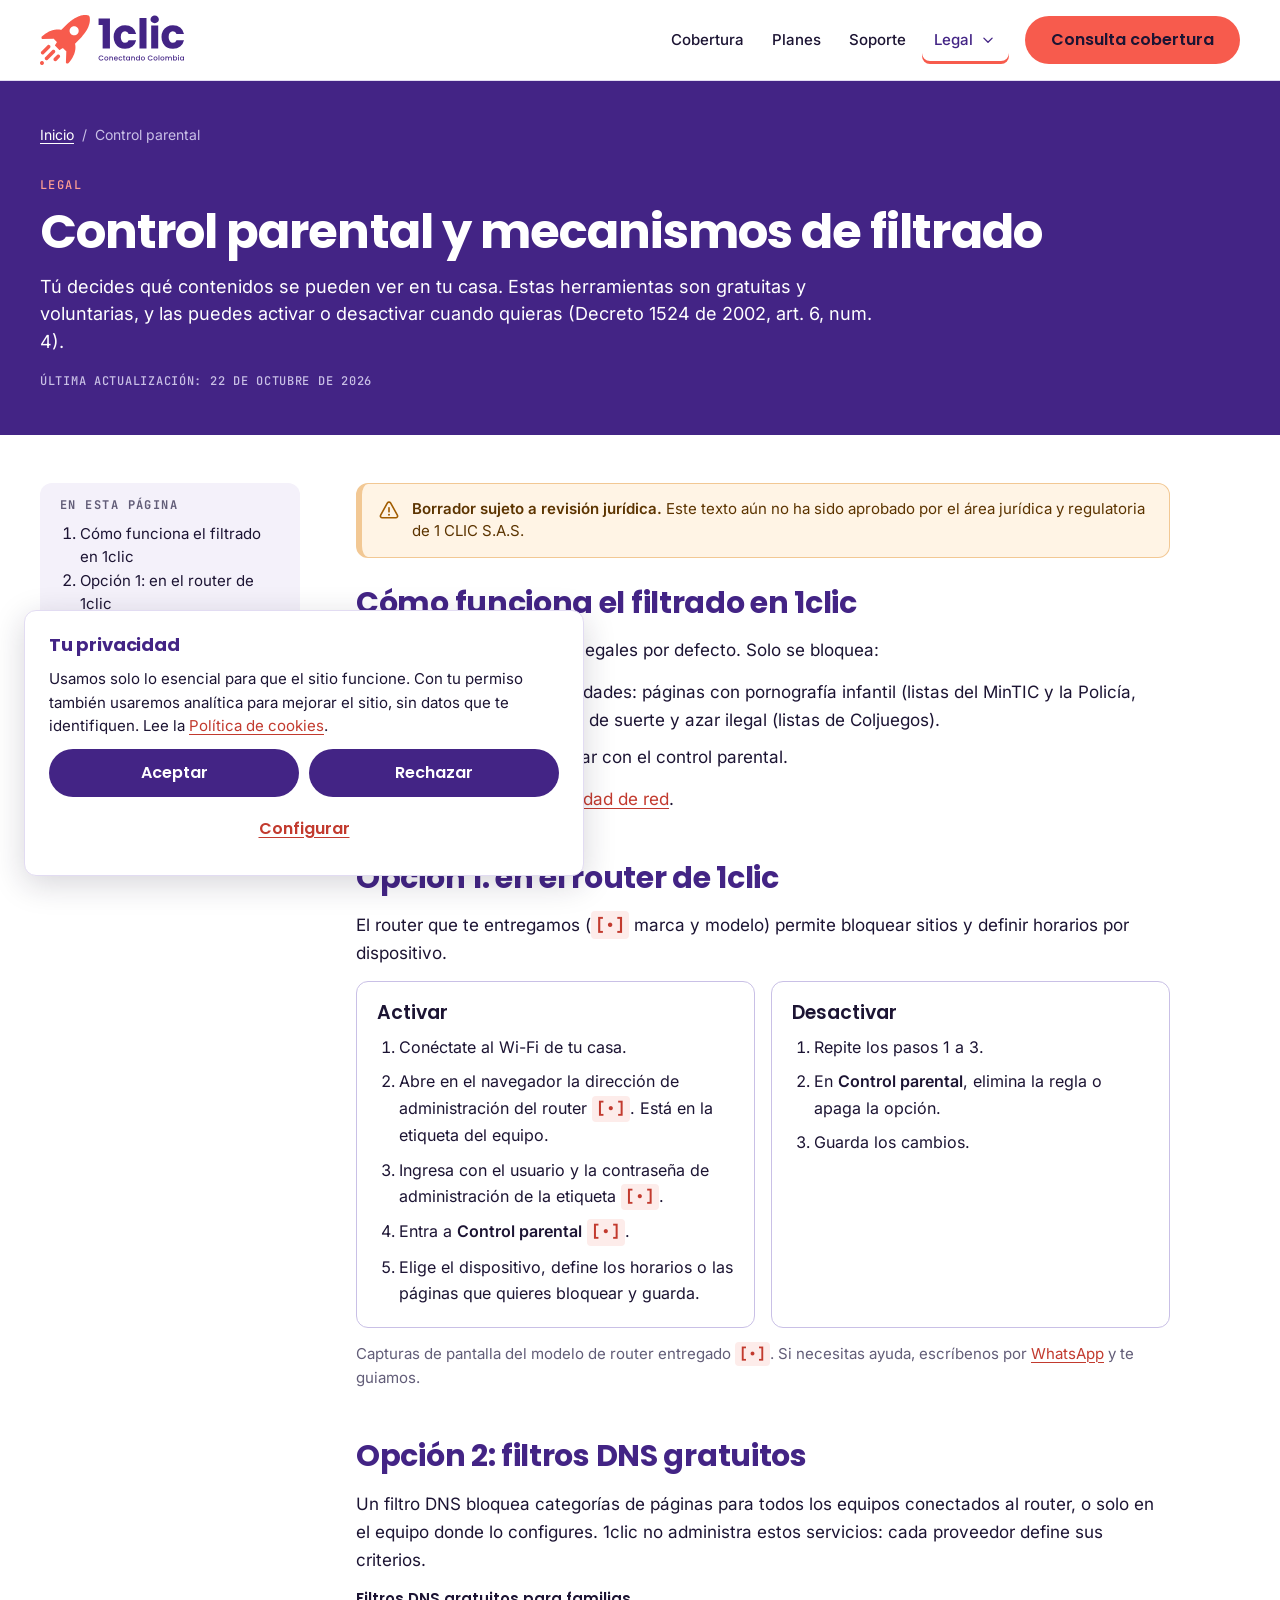
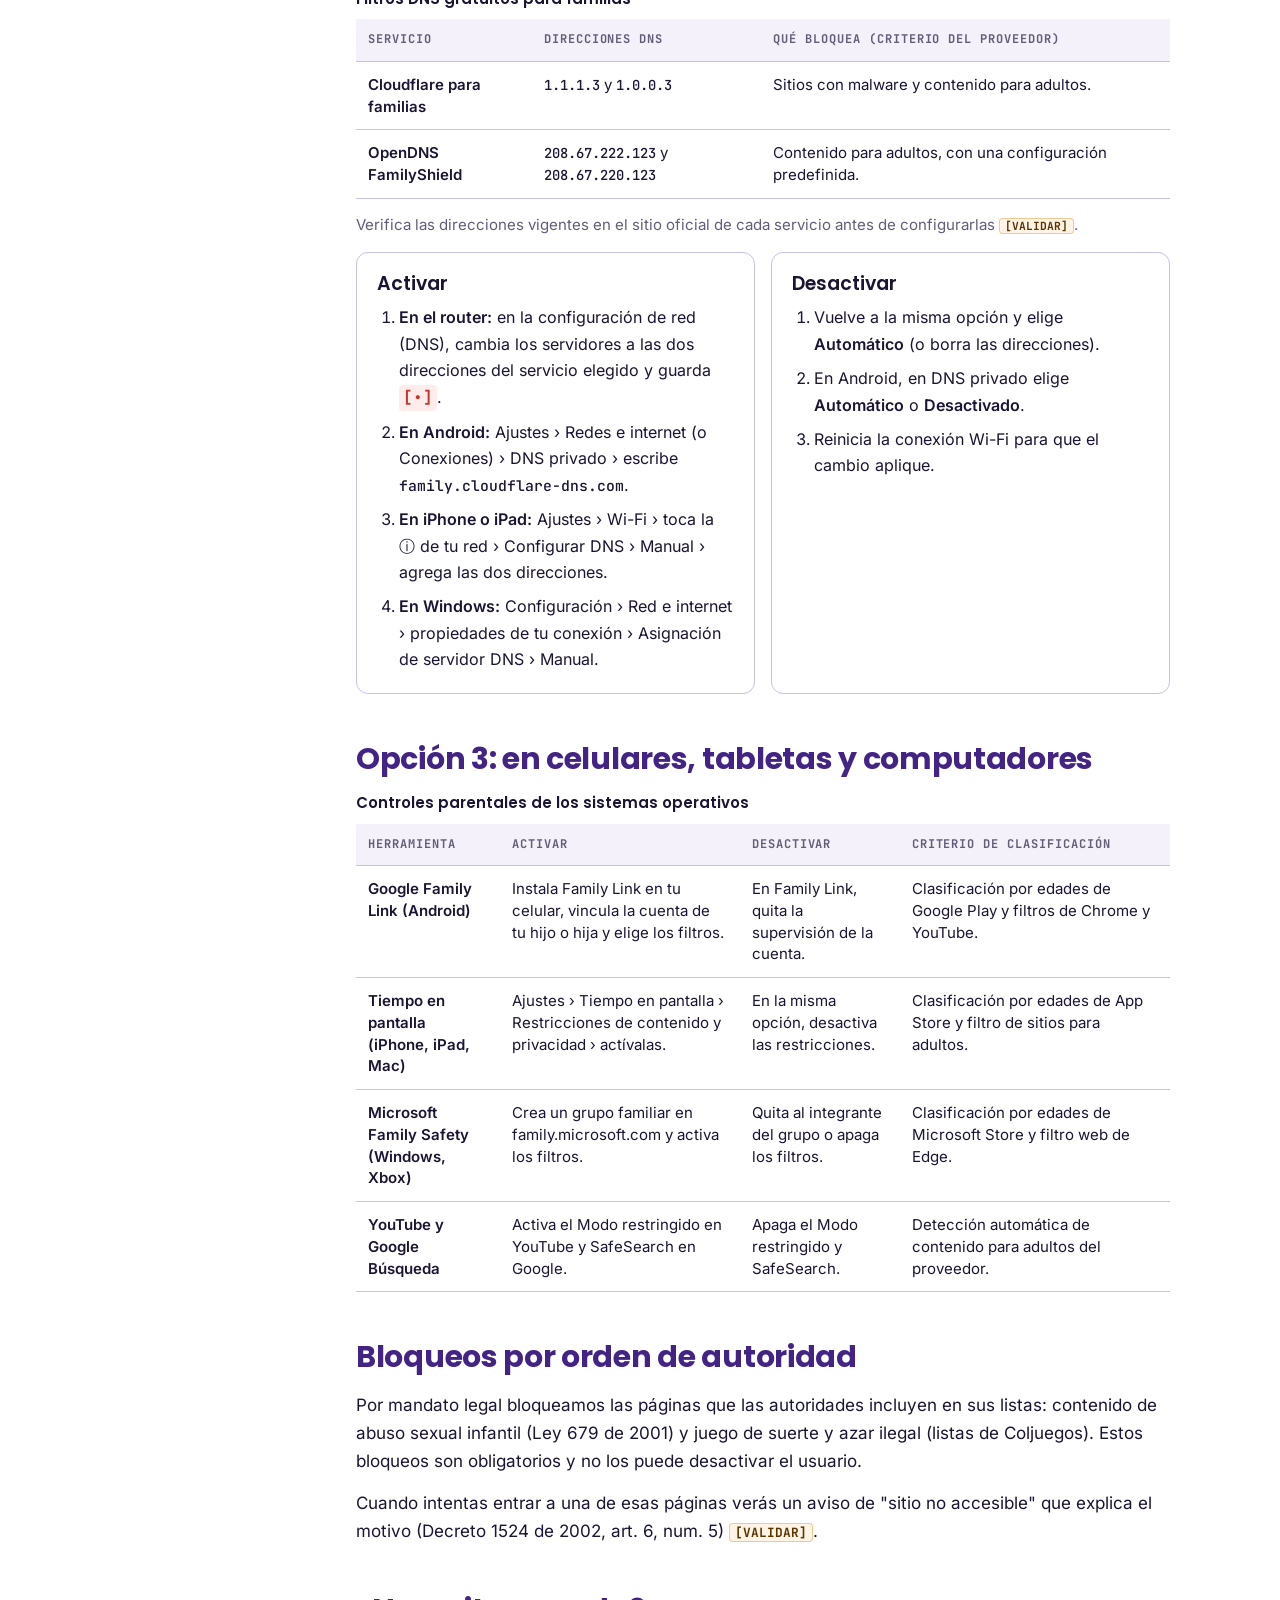
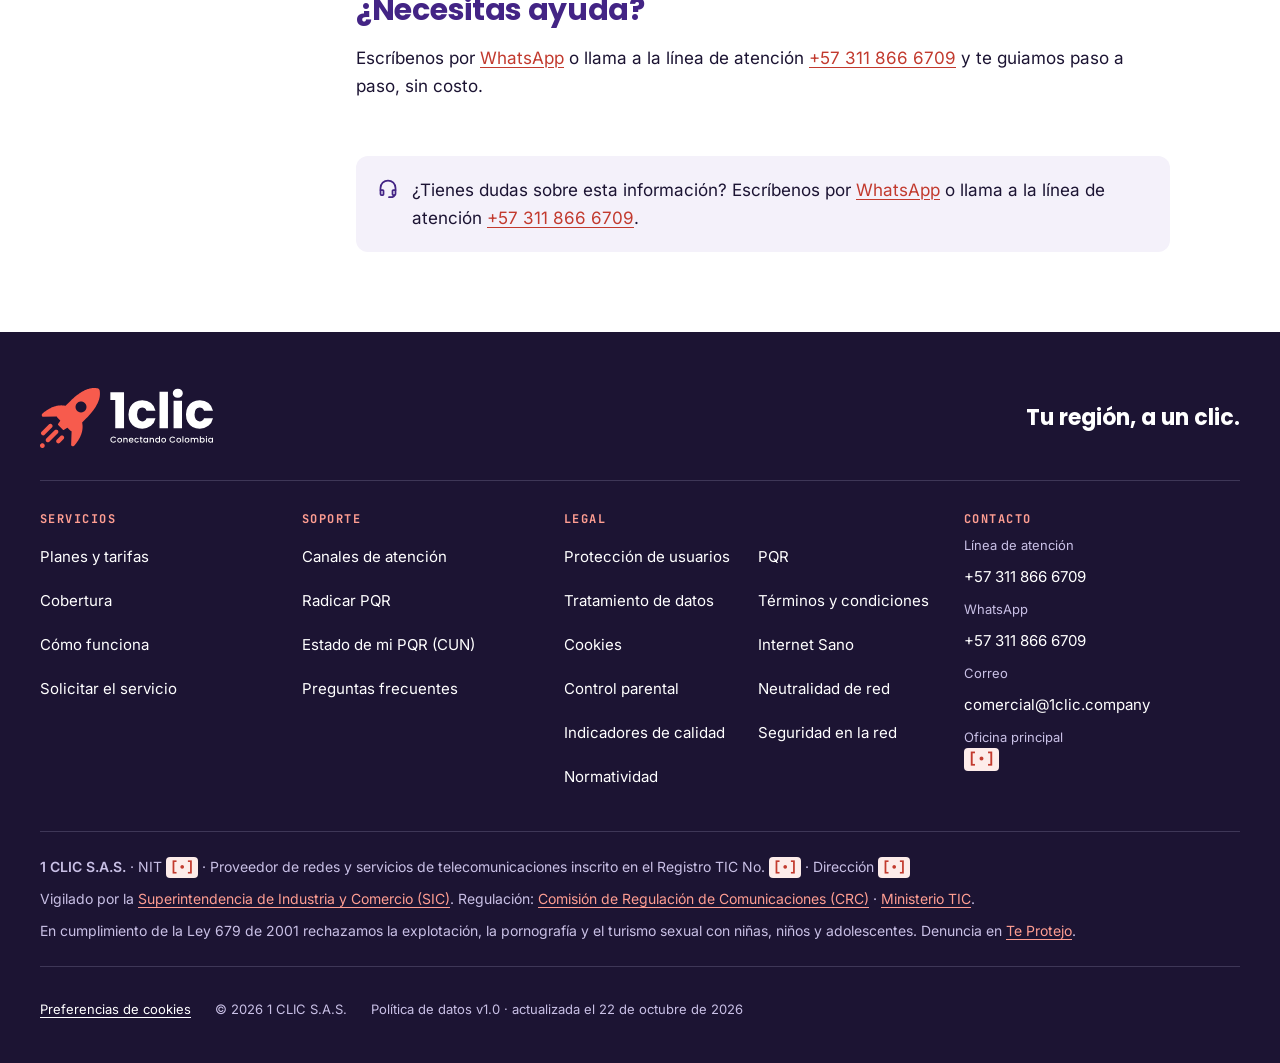
<file: legal/control-parental.html>
<!doctype html>
<html lang="es-CO">
<head>
  <meta charset="utf-8">
  <meta name="viewport" content="width=device-width, initial-scale=1">
  <title>Control parental: activa y desactiva el filtrado | 1clic</title>
  <meta name="description" content="Filtros gratuitos para tu internet: en el router de 1clic, con DNS y en celulares y computadores. Paso a paso para activarlos y desactivarlos cuando quieras.">
  <link rel="canonical" href="https://1clic.company/legal/control-parental.html">
  <meta name="robots" content="index, follow">
  <meta name="theme-color" content="#432485">
  <meta name="format-detection" content="telephone=no">

  <!-- Fuentes: solo se precargan Poppins 700 (titulares) e Inter 400 (texto). -->
  <link rel="preload" href="/assets/fonts/poppins-latin-700-normal.woff2" as="font" type="font/woff2" crossorigin>
  <link rel="preload" href="/assets/fonts/inter-latin-400-normal.woff2" as="font" type="font/woff2" crossorigin>
  <link rel="stylesheet" href="/assets/css/styles.css?v=1.0.0">

  <!-- Íconos y manifiesto (fondo Morado, cohete Coral; compacto ≤ 24 px) -->
  <link rel="icon" href="/favicon.ico" sizes="32x32">
  <link rel="icon" href="/assets/img/icon.svg" type="image/svg+xml">
  <link rel="apple-touch-icon" href="/assets/img/apple-touch-icon-180x180.png">
  <link rel="manifest" href="/site.webmanifest">

  <!-- Open Graph y Twitter Card -->
  <meta property="og:type" content="website">
  <meta property="og:locale" content="es_CO">
  <meta property="og:site_name" content="1clic">
  <meta property="og:title" content="Control parental: activa y desactiva el filtrado | 1clic">
  <meta property="og:description" content="Filtros gratuitos para tu internet: en el router de 1clic, con DNS y en celulares y computadores. Paso a paso para activarlos y desactivarlos cuando quieras.">
  <meta property="og:url" content="https://1clic.company/legal/control-parental.html">
  <meta property="og:image" content="https://1clic.company/assets/img/og-image.png">
  <meta property="og:image:width" content="1200">
  <meta property="og:image:height" content="630">
  <meta property="og:image:alt" content="1clic · Conectando Colombia. Fibra óptica hasta tu casa, en tu región.">
  <meta name="twitter:card" content="summary_large_image">
  <meta name="twitter:title" content="Control parental: activa y desactiva el filtrado | 1clic">
  <meta name="twitter:description" content="Filtros gratuitos para tu internet: en el router de 1clic, con DNS y en celulares y computadores. Paso a paso para activarlos y desactivarlos cuando quieras.">
  <meta name="twitter:image" content="https://1clic.company/assets/img/og-image.png">

  <!-- JS: config → app. Con defer no bloquean el render; el sitio funciona sin JS. -->
  <script src="/assets/js/config.js?v=1.0.0" defer></script>
  <script src="/assets/js/app.js?v=1.0.0" defer></script>
  <!-- Datos estructurados (JSON-LD). Son bloques de datos, no scripts ejecutables: la CSP no los bloquea. -->
  <script type="application/ld+json">
{
    "@context": "https://schema.org",
    "@type": "BreadcrumbList",
    "itemListElement": [
      {
        "@type": "ListItem",
        "position": 1,
        "name": "Inicio",
        "item": "https://1clic.company/"
      },
      {
        "@type": "ListItem",
        "position": 2,
        "name": "Control parental",
        "item": "https://1clic.company/legal/control-parental.html"
      }
    ]
  }
  </script>
</head>
<body>
  <a class="skip-link" href="#contenido">Saltar al contenido</a>

  <!-- ===================== 7.1 ENCABEZADO FIJO ===================== -->
  <header class="site-header" id="encabezado">
    <div class="container header-inner">
      <a class="marca" href="/">
        <picture>
          <source media="(max-width: 359.98px)" srcset="/assets/img/1clic_Horizontal_Simple_Color.svg" width="104" height="32">
          <img src="/assets/img/1clic_Horizontal_Color.svg" alt="1clic, Conectando Colombia: inicio" width="145" height="50">
        </picture>
      </a>

      <!-- Sin JS es un enlace al menú del pie; app.js lo convierte en el botón del menú móvil. -->
      <a class="nav-toggle" id="nav-toggle" href="#menu-pie">
        <svg class="icon" aria-hidden="true" focusable="false"><use href="/assets/img/icons.svg#i-menu"/></svg>
        <span class="nav-toggle-texto">Menú</span>
      </a>

      <nav class="site-nav" id="menu-principal" aria-label="Principal">
        <ul class="nav-lista">
          <li><a class="nav-enlace" href="/#cobertura">Cobertura</a></li>
          <li><a class="nav-enlace" href="/#planes">Planes</a></li>
          <li><a class="nav-enlace" href="/#soporte">Soporte</a></li>
          <li class="nav-legal">
            <!-- <details> funciona sin JS; app.js añade cierre con Esc y al hacer clic afuera. -->
            <details class="nav-desplegable">
              <summary class="nav-enlace is-activo">Legal <svg class="icon icon-chevron" aria-hidden="true" focusable="false"><use href="/assets/img/icons.svg#i-chevron"/></svg></summary>
              <ul class="desplegable-panel">
                <li><a href="/legal/proteccion-usuarios.html">
                  <span class="dd-titulo">Protección de usuarios</span>
                  <span class="dd-desc">Derechos, deberes, contratos, tarifas y PQR.</span>
                </a></li>
                <li><a href="/legal/pqr.html">
                  <span class="dd-titulo">PQR</span>
                  <span class="dd-desc">Radica y consulta peticiones, quejas y recursos.</span>
                </a></li>
                <li><a href="/legal/tratamiento-datos.html">
                  <span class="dd-titulo">Tratamiento de datos</span>
                  <span class="dd-desc">Política de datos personales y aviso de privacidad.</span>
                </a></li>
                <li><a href="/legal/terminos-condiciones.html">
                  <span class="dd-titulo">Términos y condiciones</span>
                  <span class="dd-desc">Uso del sitio y condiciones de las ofertas.</span>
                </a></li>
                <li><a href="/legal/cookies.html">
                  <span class="dd-titulo">Cookies</span>
                  <span class="dd-desc">Qué usamos y cómo cambiar tus preferencias.</span>
                </a></li>
                <li><a href="/legal/internet-sano.html">
                  <span class="dd-titulo">Internet Sano</span>
                  <span class="dd-desc">Ley 679 de 2001 y denuncia en Te Protejo.</span>
                </a></li>
                <li><a href="/legal/control-parental.html" aria-current="page">
                  <span class="dd-titulo">Control parental</span>
                  <span class="dd-desc">Mecanismos de filtrado: actívalos y desactívalos.</span>
                </a></li>
                <li><a href="/legal/neutralidad-red.html">
                  <span class="dd-titulo">Neutralidad de red</span>
                  <span class="dd-desc">Velocidades y prácticas de gestión de tráfico.</span>
                </a></li>
                <li><a href="/legal/indicadores-calidad.html">
                  <span class="dd-titulo">Indicadores de calidad</span>
                  <span class="dd-desc">Indicadores medidos, con periodo y fuente.</span>
                </a></li>
                <li><a href="/legal/seguridad-red.html">
                  <span class="dd-titulo">Seguridad en la red</span>
                  <span class="dd-desc">Recomendaciones y reporte de incidentes.</span>
                </a></li>
                <li><a href="/legal/normatividad.html">
                  <span class="dd-titulo">Normatividad</span>
                  <span class="dd-desc">Leyes y entidades que regulan el servicio.</span>
                </a></li>
              </ul>
            </details>
          </li>
          <li class="nav-cta"><a class="btn btn-primario" href="/#cobertura">Consulta cobertura</a></li>
        </ul>
      </nav>
    </div>
    <!-- Barra de incidentes activos (estado-servicio.json). La inserta app.js sin mover el contenido. -->
    <div class="barra-estado" id="barra-estado" hidden></div>
  </header>

  <main id="contenido" tabindex="-1" class="pagina-legal">
    <div class="legal-cabecera">
      <div class="container">
        <nav class="migas" aria-label="Ruta de navegación">
          <ol>
            <li><a href="/">Inicio</a></li>
            <li><span aria-current="page">Control parental</span></li>
          </ol>
        </nav>
        <p class="eyebrow eyebrow-oscuro">Legal</p>
        <h1>Control parental y mecanismos de filtrado</h1>
        <p class="lead">Tú decides qué contenidos se pueden ver en tu casa. Estas herramientas son gratuitas y voluntarias, y las puedes activar o desactivar cuando quieras (Decreto 1524 de 2002, art. 6, num. 4).</p>
        <p class="legal-meta"><span>Última actualización: <time datetime="2026-10-22">22 de octubre de 2026</time></span></p>
      </div>
    </div>

    <div class="container legal-layout">
      <nav class="legal-indice" aria-labelledby="indice-titulo">
        <h2 class="legal-indice-titulo" id="indice-titulo">En esta página</h2>
        <ol>
          <li><a href="#como-funciona">Cómo funciona el filtrado en 1clic</a></li>
          <li><a href="#router">Opción 1: en el router de 1clic</a></li>
          <li><a href="#dns">Opción 2: filtros DNS gratuitos</a></li>
          <li><a href="#sistemas">Opción 3: en celulares, tabletas y computadores</a></li>
          <li><a href="#bloqueos-obligatorios">Bloqueos por orden de autoridad</a></li>
          <li><a href="#ayuda">¿Necesitas ayuda?</a></li>
        </ol>
      </nav>

      <article class="legal-contenido">
        <!-- Aviso de borrador: lo oculta app.js cuando CONFIG.legal.borrador = false. Al aprobar, bórralo también del HTML. -->
        <p class="aviso aviso-borrador" data-legal-borrador role="note"><svg class="icon" aria-hidden="true" focusable="false"><use href="/assets/img/icons.svg#i-alerta"/></svg><span><strong>Borrador sujeto a revisión jurídica.</strong> Este texto aún no ha sido aprobado por el área jurídica y regulatoria de 1 CLIC S.A.S.</span></p>

        <section class="legal-seccion" id="como-funciona" aria-labelledby="como-funciona-titulo">
          <h2 id="como-funciona-titulo">Cómo funciona el filtrado en 1clic</h2>
          <p>No bloqueamos contenidos legales por defecto. Solo se bloquea:</p>
<ol>
  <li>Lo que ordenan las autoridades: páginas con pornografía infantil (listas del MinTIC y la Policía, Ley 679 de 2001) y juego de suerte y azar ilegal (listas de Coljuegos).</li>
  <li>Lo que tú decidas bloquear con el control parental.</li>
</ol>
<p>Más información en <a href="/legal/neutralidad-red.html">Neutralidad de red</a>.</p>
        </section>
        <section class="legal-seccion" id="router" aria-labelledby="router-titulo">
          <h2 id="router-titulo">Opción 1: en el router de 1clic</h2>
          <p>El router que te entregamos (<span class="pendiente">[•]</span> marca y modelo) permite bloquear sitios y definir horarios por dispositivo.</p>
<div class="dos-columnas">
  <div class="caja-pasos">
    <h3>Activar</h3>
    <ol>
      <li>Conéctate al Wi-Fi de tu casa.</li>
      <li>Abre en el navegador la dirección de administración del router <span class="pendiente">[•]</span>. Está en la etiqueta del equipo.</li>
      <li>Ingresa con el usuario y la contraseña de administración de la etiqueta <span class="pendiente">[•]</span>.</li>
      <li>Entra a <strong>Control parental</strong> <span class="pendiente">[•]</span>.</li>
      <li>Elige el dispositivo, define los horarios o las páginas que quieres bloquear y guarda.</li>
    </ol>
  </div>
  <div class="caja-pasos">
    <h3>Desactivar</h3>
    <ol>
      <li>Repite los pasos 1 a 3.</li>
      <li>En <strong>Control parental</strong>, elimina la regla o apaga la opción.</li>
      <li>Guarda los cambios.</li>
    </ol>
  </div>
</div>
<p class="nota">Capturas de pantalla del modelo de router entregado <span class="pendiente">[•]</span>. Si necesitas ayuda, escríbenos por <a href="https://wa.me/573118666709" data-wa="general" data-origen="legal" rel="noopener noreferrer">WhatsApp</a> y te guiamos.</p>
        </section>
        <section class="legal-seccion" id="dns" aria-labelledby="dns-titulo">
          <h2 id="dns-titulo">Opción 2: filtros DNS gratuitos</h2>
          <p>Un filtro DNS bloquea categorías de páginas para todos los equipos conectados al router, o solo en el equipo donde lo configures. 1clic no administra estos servicios: cada proveedor define sus criterios.</p>
<div class="tabla-contenedor">
<table class="tabla">
  <caption>Filtros DNS gratuitos para familias</caption>
  <thead><tr><th scope="col">Servicio</th><th scope="col">Direcciones DNS</th><th scope="col">Qué bloquea (criterio del proveedor)</th></tr></thead>
  <tbody>
    <tr><th scope="row">Cloudflare para familias</th><td><code>1.1.1.3</code> y <code>1.0.0.3</code></td><td>Sitios con malware y contenido para adultos.</td></tr>
    <tr><th scope="row">OpenDNS FamilyShield</th><td><code>208.67.222.123</code> y <code>208.67.220.123</code></td><td>Contenido para adultos, con una configuración predefinida.</td></tr>
  </tbody>
</table>
</div>
<p class="nota">Verifica las direcciones vigentes en el sitio oficial de cada servicio antes de configurarlas <mark class="validar">[VALIDAR]</mark>.</p>
<div class="dos-columnas">
  <div class="caja-pasos">
    <h3>Activar</h3>
    <ol>
      <li><strong>En el router:</strong> en la configuración de red (DNS), cambia los servidores a las dos direcciones del servicio elegido y guarda <span class="pendiente">[•]</span>.</li>
      <li><strong>En Android:</strong> Ajustes › Redes e internet (o Conexiones) › DNS privado › escribe <code>family.cloudflare-dns.com</code>.</li>
      <li><strong>En iPhone o iPad:</strong> Ajustes › Wi-Fi › toca la ⓘ de tu red › Configurar DNS › Manual › agrega las dos direcciones.</li>
      <li><strong>En Windows:</strong> Configuración › Red e internet › propiedades de tu conexión › Asignación de servidor DNS › Manual.</li>
    </ol>
  </div>
  <div class="caja-pasos">
    <h3>Desactivar</h3>
    <ol>
      <li>Vuelve a la misma opción y elige <strong>Automático</strong> (o borra las direcciones).</li>
      <li>En Android, en DNS privado elige <strong>Automático</strong> o <strong>Desactivado</strong>.</li>
      <li>Reinicia la conexión Wi-Fi para que el cambio aplique.</li>
    </ol>
  </div>
</div>
        </section>
        <section class="legal-seccion" id="sistemas" aria-labelledby="sistemas-titulo">
          <h2 id="sistemas-titulo">Opción 3: en celulares, tabletas y computadores</h2>
          <div class="tabla-contenedor">
<table class="tabla">
  <caption>Controles parentales de los sistemas operativos</caption>
  <thead><tr><th scope="col">Herramienta</th><th scope="col">Activar</th><th scope="col">Desactivar</th><th scope="col">Criterio de clasificación</th></tr></thead>
  <tbody>
    <tr><th scope="row">Google Family Link (Android)</th><td>Instala Family Link en tu celular, vincula la cuenta de tu hijo o hija y elige los filtros.</td><td>En Family Link, quita la supervisión de la cuenta.</td><td>Clasificación por edades de Google Play y filtros de Chrome y YouTube.</td></tr>
    <tr><th scope="row">Tiempo en pantalla (iPhone, iPad, Mac)</th><td>Ajustes › Tiempo en pantalla › Restricciones de contenido y privacidad › actívalas.</td><td>En la misma opción, desactiva las restricciones.</td><td>Clasificación por edades de App Store y filtro de sitios para adultos.</td></tr>
    <tr><th scope="row">Microsoft Family Safety (Windows, Xbox)</th><td>Crea un grupo familiar en family.microsoft.com y activa los filtros.</td><td>Quita al integrante del grupo o apaga los filtros.</td><td>Clasificación por edades de Microsoft Store y filtro web de Edge.</td></tr>
    <tr><th scope="row">YouTube y Google Búsqueda</th><td>Activa el Modo restringido en YouTube y SafeSearch en Google.</td><td>Apaga el Modo restringido y SafeSearch.</td><td>Detección automática de contenido para adultos del proveedor.</td></tr>
  </tbody>
</table>
</div>
        </section>
        <section class="legal-seccion" id="bloqueos-obligatorios" aria-labelledby="bloqueos-obligatorios-titulo">
          <h2 id="bloqueos-obligatorios-titulo">Bloqueos por orden de autoridad</h2>
          <p>Por mandato legal bloqueamos las páginas que las autoridades incluyen en sus listas: contenido de abuso sexual infantil (Ley 679 de 2001) y juego de suerte y azar ilegal (listas de Coljuegos). Estos bloqueos son obligatorios y no los puede desactivar el usuario.</p>
<p>Cuando intentas entrar a una de esas páginas verás un aviso de "sitio no accesible" que explica el motivo (Decreto 1524 de 2002, art. 6, num. 5) <mark class="validar">[VALIDAR]</mark>.</p>
        </section>
        <section class="legal-seccion" id="ayuda" aria-labelledby="ayuda-titulo">
          <h2 id="ayuda-titulo">¿Necesitas ayuda?</h2>
          <p>Escríbenos por <a href="https://wa.me/573118666709" data-wa="general" data-origen="legal" rel="noopener noreferrer">WhatsApp</a> o llama a la <span data-config="contacto.linea.nombre">línea de atención</span> <a href="tel:+573118666709" data-contacto="linea">+57 311 866 6709</a> y te guiamos paso a paso, sin costo.</p>
        </section>

        <aside class="legal-ayuda" aria-label="Ayuda">
          <p><svg class="icon" aria-hidden="true" focusable="false"><use href="/assets/img/icons.svg#i-soporte"/></svg><span>¿Tienes dudas sobre esta información? Escríbenos por <a href="https://wa.me/573118666709" data-wa="general" data-origen="legal" rel="noopener noreferrer">WhatsApp</a> o llama a la <span data-config="contacto.linea.nombre">línea de atención</span> <a href="tel:+573118666709" data-contacto="linea">+57 311 866 6709</a>.</span></p>
        </aside>
      </article>
    </div>
  </main>

  <!-- ===================== 7.12 PIE DE PÁGINA ===================== -->
  <footer class="site-footer" id="pie">
    <div class="container">
      <div class="pie-marca">
        <a href="/" class="pie-logo"><img src="/assets/img/1clic_Horizontal_Inverso.svg" alt="1clic, Conectando Colombia: inicio" width="174" height="60" loading="lazy" decoding="async"></a>
        <p class="pie-eslogan">Tu región, a un clic.</p>
      </div>

      <nav class="pie-nav" id="menu-pie" aria-label="Pie de página">
        <div class="pie-col">
          <h2 class="pie-titulo">Servicios</h2>
          <ul>
            <li><a href="/#planes">Planes y tarifas</a></li>
            <li><a href="/#cobertura">Cobertura</a></li>
            <li><a href="/#instalacion">Cómo funciona</a></li>
            <li><a href="/#contacto">Solicitar el servicio</a></li>
          </ul>
        </div>
        <div class="pie-col">
          <h2 class="pie-titulo">Soporte</h2>
          <ul>
            <li><a href="/#soporte">Canales de atención</a></li>
            <li><a href="/legal/pqr.html" data-evento="pqr_open">Radicar PQR</a></li>
            <li><a href="/legal/pqr.html#consulta-cun">Estado de mi PQR (CUN)</a></li>
            <li><a href="/#faq">Preguntas frecuentes</a></li>
          </ul>
        </div>
        <div class="pie-col pie-col-legal">
          <h2 class="pie-titulo">Legal</h2>
          <ul>
              <li><a href="/legal/proteccion-usuarios.html">Protección de usuarios</a></li>
              <li><a href="/legal/pqr.html">PQR</a></li>
              <li><a href="/legal/tratamiento-datos.html">Tratamiento de datos</a></li>
              <li><a href="/legal/terminos-condiciones.html">Términos y condiciones</a></li>
              <li><a href="/legal/cookies.html">Cookies</a></li>
              <li><a href="/legal/internet-sano.html">Internet Sano</a></li>
              <li><a href="/legal/control-parental.html">Control parental</a></li>
              <li><a href="/legal/neutralidad-red.html">Neutralidad de red</a></li>
              <li><a href="/legal/indicadores-calidad.html">Indicadores de calidad</a></li>
              <li><a href="/legal/seguridad-red.html">Seguridad en la red</a></li>
              <li><a href="/legal/normatividad.html">Normatividad</a></li>
          </ul>
        </div>
        <div class="pie-col">
          <h2 class="pie-titulo">Contacto</h2>
          <ul class="pie-contacto">
            <li><span class="pie-etiqueta" data-config="contacto.linea.titulo">Línea de atención</span> <a href="tel:+573118666709" data-contacto="linea">+57 311 866 6709</a></li>
            <li><span class="pie-etiqueta">WhatsApp</span> <a href="https://wa.me/573118666709" data-wa="general" data-origen="pie" rel="noopener noreferrer"><span data-config="contacto.whatsapp.texto">+57 311 866 6709</span></a></li>
            <li><span class="pie-etiqueta">Correo</span> <a href="mailto:comercial@1clic.company" data-correo="soporte">comercial@1clic.company</a></li>
            <li><span class="pie-etiqueta">Oficina principal</span> <span data-config="contacto.oficinaPrincipal.direccion">[•]</span></li>
          </ul>
          <!-- Redes: se muestran solo si existen en config.js (nunca enlaces a "#"). -->
          <ul class="pie-redes" data-redes hidden></ul>
        </div>
      </nav>

      <div class="pie-legal">
        <p><strong>1 CLIC S.A.S.</strong> · NIT <span data-config="empresa.nit">[•]</span> · Proveedor de redes y servicios de telecomunicaciones inscrito en el Registro TIC No. <span data-config="empresa.registroTic">[•]</span> · Dirección <span data-config="empresa.direccion">[•]</span></p>
        <p>Vigilado por la <a href="https://www.sic.gov.co" rel="noopener noreferrer">Superintendencia de Industria y Comercio (SIC)</a>. Regulación: <a href="https://www.crcom.gov.co" rel="noopener noreferrer">Comisión de Regulación de Comunicaciones (CRC)</a> · <a href="https://www.mintic.gov.co" rel="noopener noreferrer">Ministerio TIC</a>.</p>
        <p>En cumplimiento de la Ley 679 de 2001 rechazamos la explotación, la pornografía y el turismo sexual con niñas, niños y adolescentes. Denuncia en <a href="https://www.teprotejo.org" rel="noopener noreferrer">Te Protejo</a>.</p>
      </div>

      <div class="pie-final">
        <a href="/legal/cookies.html#preferencias" data-abrir-cookies>Preferencias de cookies</a>
        <span>© 2026 1 CLIC S.A.S.</span>
        <span>Política de datos v1.0 · actualizada el 22 de octubre de 2026</span>
      </div>
    </div>
  </footer>
</body>
</html>
</file>
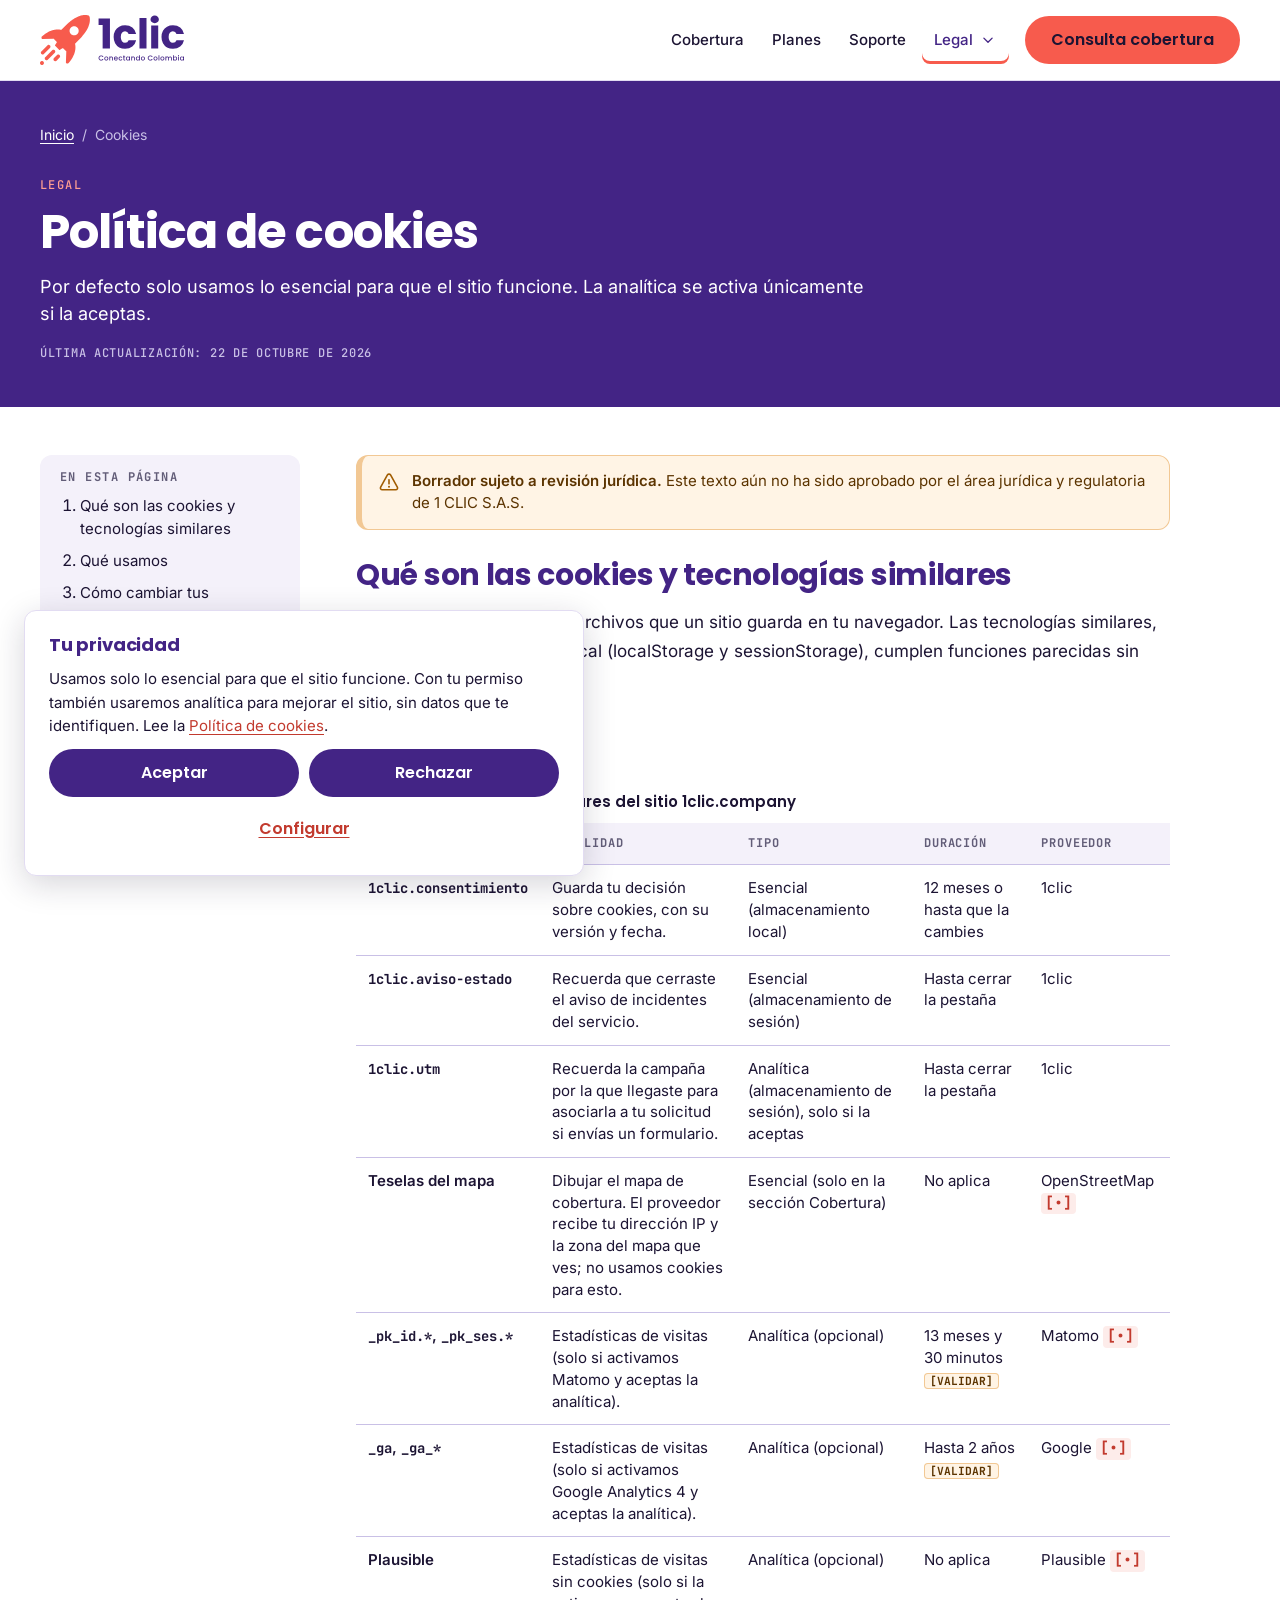
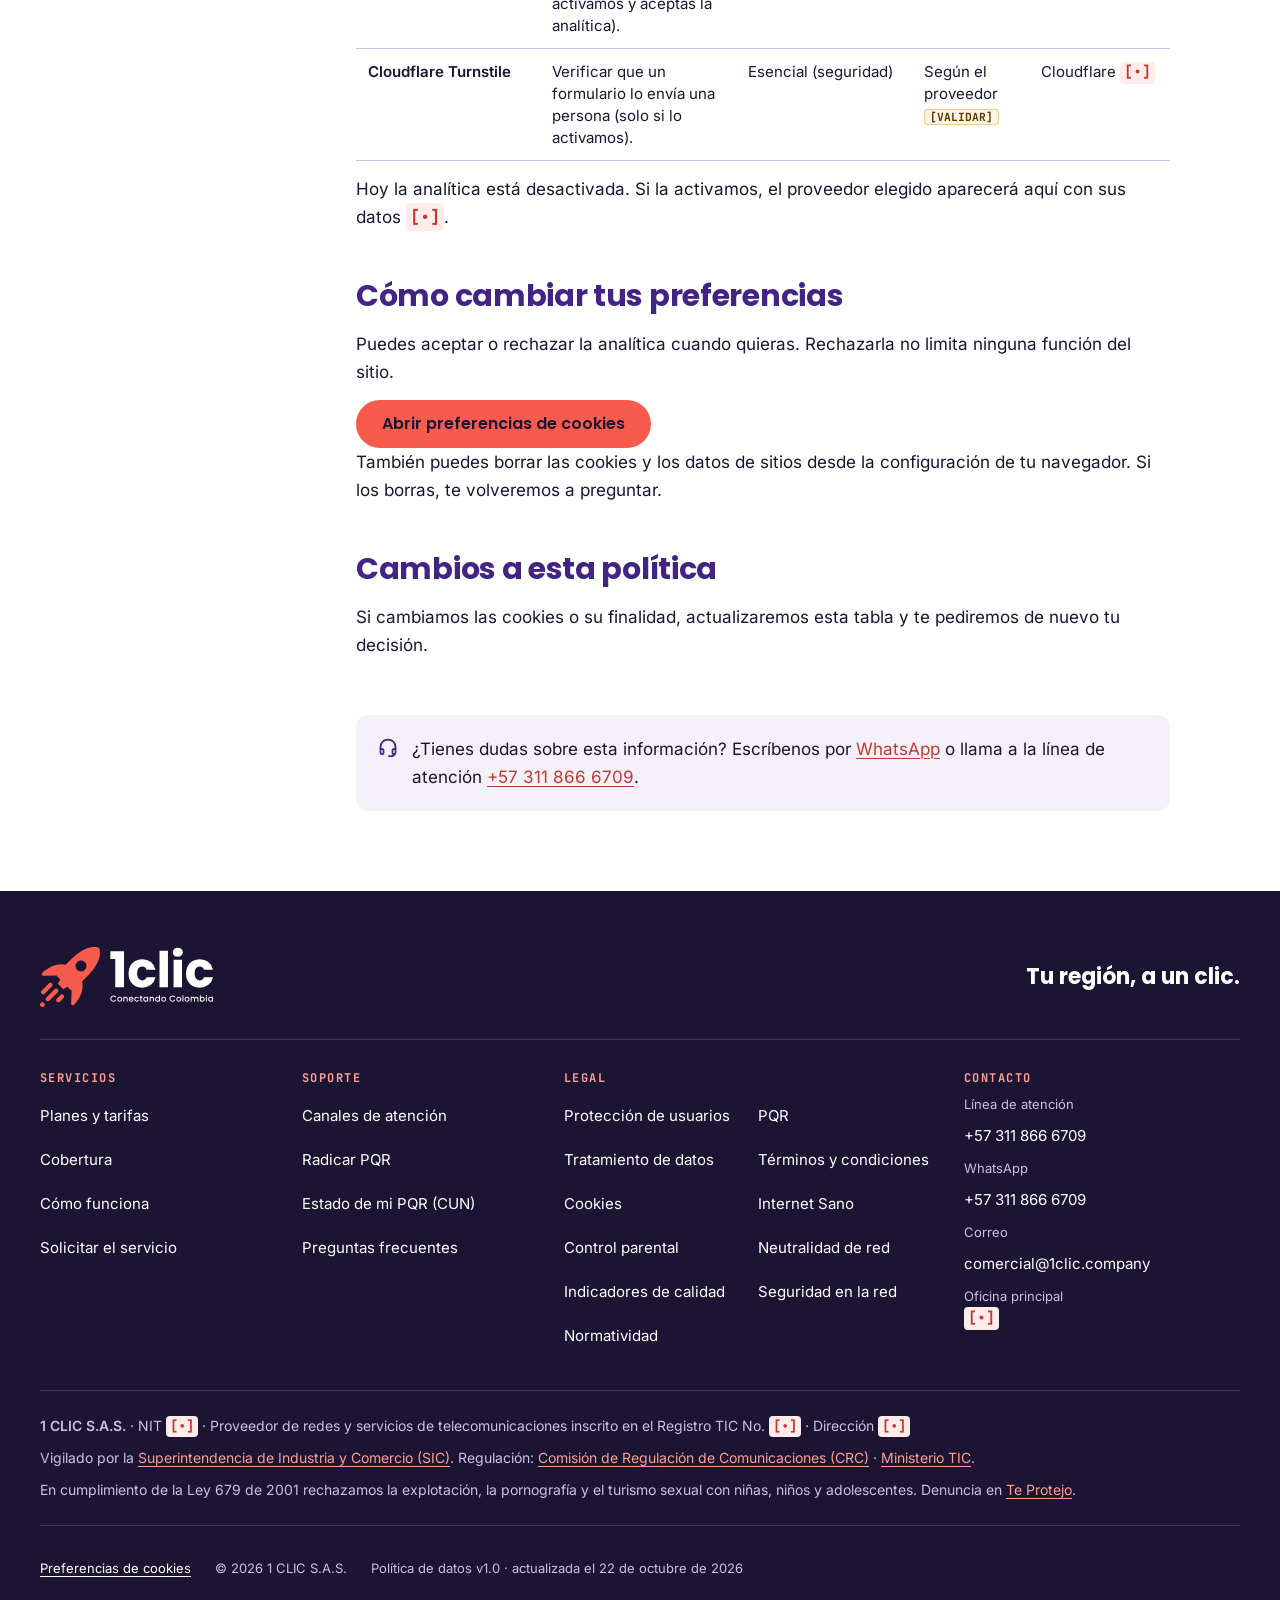
<file: legal/cookies.html>
<!doctype html>
<html lang="es-CO">
<head>
  <meta charset="utf-8">
  <meta name="viewport" content="width=device-width, initial-scale=1">
  <title>Política de cookies y preferencias de privacidad | 1clic</title>
  <meta name="description" content="Qué cookies y tecnologías similares usa el sitio de 1clic, para qué sirven, cuánto duran y quién las provee, y cómo cambiar tus preferencias cuando quieras.">
  <link rel="canonical" href="https://1clic.company/legal/cookies.html">
  <meta name="robots" content="index, follow">
  <meta name="theme-color" content="#432485">
  <meta name="format-detection" content="telephone=no">

  <!-- Fuentes: solo se precargan Poppins 700 (titulares) e Inter 400 (texto). -->
  <link rel="preload" href="/assets/fonts/poppins-latin-700-normal.woff2" as="font" type="font/woff2" crossorigin>
  <link rel="preload" href="/assets/fonts/inter-latin-400-normal.woff2" as="font" type="font/woff2" crossorigin>
  <link rel="stylesheet" href="/assets/css/styles.css?v=1.0.0">

  <!-- Íconos y manifiesto (fondo Morado, cohete Coral; compacto ≤ 24 px) -->
  <link rel="icon" href="/favicon.ico" sizes="32x32">
  <link rel="icon" href="/assets/img/icon.svg" type="image/svg+xml">
  <link rel="apple-touch-icon" href="/assets/img/apple-touch-icon-180x180.png">
  <link rel="manifest" href="/site.webmanifest">

  <!-- Open Graph y Twitter Card -->
  <meta property="og:type" content="website">
  <meta property="og:locale" content="es_CO">
  <meta property="og:site_name" content="1clic">
  <meta property="og:title" content="Política de cookies y preferencias de privacidad | 1clic">
  <meta property="og:description" content="Qué cookies y tecnologías similares usa el sitio de 1clic, para qué sirven, cuánto duran y quién las provee, y cómo cambiar tus preferencias cuando quieras.">
  <meta property="og:url" content="https://1clic.company/legal/cookies.html">
  <meta property="og:image" content="https://1clic.company/assets/img/og-image.png">
  <meta property="og:image:width" content="1200">
  <meta property="og:image:height" content="630">
  <meta property="og:image:alt" content="1clic · Conectando Colombia. Fibra óptica hasta tu casa, en tu región.">
  <meta name="twitter:card" content="summary_large_image">
  <meta name="twitter:title" content="Política de cookies y preferencias de privacidad | 1clic">
  <meta name="twitter:description" content="Qué cookies y tecnologías similares usa el sitio de 1clic, para qué sirven, cuánto duran y quién las provee, y cómo cambiar tus preferencias cuando quieras.">
  <meta name="twitter:image" content="https://1clic.company/assets/img/og-image.png">

  <!-- JS: config → app. Con defer no bloquean el render; el sitio funciona sin JS. -->
  <script src="/assets/js/config.js?v=1.0.0" defer></script>
  <script src="/assets/js/app.js?v=1.0.0" defer></script>
  <!-- Datos estructurados (JSON-LD). Son bloques de datos, no scripts ejecutables: la CSP no los bloquea. -->
  <script type="application/ld+json">
{
    "@context": "https://schema.org",
    "@type": "BreadcrumbList",
    "itemListElement": [
      {
        "@type": "ListItem",
        "position": 1,
        "name": "Inicio",
        "item": "https://1clic.company/"
      },
      {
        "@type": "ListItem",
        "position": 2,
        "name": "Cookies",
        "item": "https://1clic.company/legal/cookies.html"
      }
    ]
  }
  </script>
</head>
<body>
  <a class="skip-link" href="#contenido">Saltar al contenido</a>

  <!-- ===================== 7.1 ENCABEZADO FIJO ===================== -->
  <header class="site-header" id="encabezado">
    <div class="container header-inner">
      <a class="marca" href="/">
        <picture>
          <source media="(max-width: 359.98px)" srcset="/assets/img/1clic_Horizontal_Simple_Color.svg" width="104" height="32">
          <img src="/assets/img/1clic_Horizontal_Color.svg" alt="1clic, Conectando Colombia: inicio" width="145" height="50">
        </picture>
      </a>

      <!-- Sin JS es un enlace al menú del pie; app.js lo convierte en el botón del menú móvil. -->
      <a class="nav-toggle" id="nav-toggle" href="#menu-pie">
        <svg class="icon" aria-hidden="true" focusable="false"><use href="/assets/img/icons.svg#i-menu"/></svg>
        <span class="nav-toggle-texto">Menú</span>
      </a>

      <nav class="site-nav" id="menu-principal" aria-label="Principal">
        <ul class="nav-lista">
          <li><a class="nav-enlace" href="/#cobertura">Cobertura</a></li>
          <li><a class="nav-enlace" href="/#planes">Planes</a></li>
          <li><a class="nav-enlace" href="/#soporte">Soporte</a></li>
          <li class="nav-legal">
            <!-- <details> funciona sin JS; app.js añade cierre con Esc y al hacer clic afuera. -->
            <details class="nav-desplegable">
              <summary class="nav-enlace is-activo">Legal <svg class="icon icon-chevron" aria-hidden="true" focusable="false"><use href="/assets/img/icons.svg#i-chevron"/></svg></summary>
              <ul class="desplegable-panel">
                <li><a href="/legal/proteccion-usuarios.html">
                  <span class="dd-titulo">Protección de usuarios</span>
                  <span class="dd-desc">Derechos, deberes, contratos, tarifas y PQR.</span>
                </a></li>
                <li><a href="/legal/pqr.html">
                  <span class="dd-titulo">PQR</span>
                  <span class="dd-desc">Radica y consulta peticiones, quejas y recursos.</span>
                </a></li>
                <li><a href="/legal/tratamiento-datos.html">
                  <span class="dd-titulo">Tratamiento de datos</span>
                  <span class="dd-desc">Política de datos personales y aviso de privacidad.</span>
                </a></li>
                <li><a href="/legal/terminos-condiciones.html">
                  <span class="dd-titulo">Términos y condiciones</span>
                  <span class="dd-desc">Uso del sitio y condiciones de las ofertas.</span>
                </a></li>
                <li><a href="/legal/cookies.html" aria-current="page">
                  <span class="dd-titulo">Cookies</span>
                  <span class="dd-desc">Qué usamos y cómo cambiar tus preferencias.</span>
                </a></li>
                <li><a href="/legal/internet-sano.html">
                  <span class="dd-titulo">Internet Sano</span>
                  <span class="dd-desc">Ley 679 de 2001 y denuncia en Te Protejo.</span>
                </a></li>
                <li><a href="/legal/control-parental.html">
                  <span class="dd-titulo">Control parental</span>
                  <span class="dd-desc">Mecanismos de filtrado: actívalos y desactívalos.</span>
                </a></li>
                <li><a href="/legal/neutralidad-red.html">
                  <span class="dd-titulo">Neutralidad de red</span>
                  <span class="dd-desc">Velocidades y prácticas de gestión de tráfico.</span>
                </a></li>
                <li><a href="/legal/indicadores-calidad.html">
                  <span class="dd-titulo">Indicadores de calidad</span>
                  <span class="dd-desc">Indicadores medidos, con periodo y fuente.</span>
                </a></li>
                <li><a href="/legal/seguridad-red.html">
                  <span class="dd-titulo">Seguridad en la red</span>
                  <span class="dd-desc">Recomendaciones y reporte de incidentes.</span>
                </a></li>
                <li><a href="/legal/normatividad.html">
                  <span class="dd-titulo">Normatividad</span>
                  <span class="dd-desc">Leyes y entidades que regulan el servicio.</span>
                </a></li>
              </ul>
            </details>
          </li>
          <li class="nav-cta"><a class="btn btn-primario" href="/#cobertura">Consulta cobertura</a></li>
        </ul>
      </nav>
    </div>
    <!-- Barra de incidentes activos (estado-servicio.json). La inserta app.js sin mover el contenido. -->
    <div class="barra-estado" id="barra-estado" hidden></div>
  </header>

  <main id="contenido" tabindex="-1" class="pagina-legal">
    <div class="legal-cabecera">
      <div class="container">
        <nav class="migas" aria-label="Ruta de navegación">
          <ol>
            <li><a href="/">Inicio</a></li>
            <li><span aria-current="page">Cookies</span></li>
          </ol>
        </nav>
        <p class="eyebrow eyebrow-oscuro">Legal</p>
        <h1>Política de cookies</h1>
        <p class="lead">Por defecto solo usamos lo esencial para que el sitio funcione. La analítica se activa únicamente si la aceptas.</p>
        <p class="legal-meta"><span>Última actualización: <time datetime="2026-10-22">22 de octubre de 2026</time></span></p>
      </div>
    </div>

    <div class="container legal-layout">
      <nav class="legal-indice" aria-labelledby="indice-titulo">
        <h2 class="legal-indice-titulo" id="indice-titulo">En esta página</h2>
        <ol>
          <li><a href="#que-son">Qué son las cookies y tecnologías similares</a></li>
          <li><a href="#tabla">Qué usamos</a></li>
          <li><a href="#preferencias">Cómo cambiar tus preferencias</a></li>
          <li><a href="#cambios">Cambios a esta política</a></li>
        </ol>
      </nav>

      <article class="legal-contenido">
        <!-- Aviso de borrador: lo oculta app.js cuando CONFIG.legal.borrador = false. Al aprobar, bórralo también del HTML. -->
        <p class="aviso aviso-borrador" data-legal-borrador role="note"><svg class="icon" aria-hidden="true" focusable="false"><use href="/assets/img/icons.svg#i-alerta"/></svg><span><strong>Borrador sujeto a revisión jurídica.</strong> Este texto aún no ha sido aprobado por el área jurídica y regulatoria de 1 CLIC S.A.S.</span></p>

        <section class="legal-seccion" id="que-son" aria-labelledby="que-son-titulo">
          <h2 id="que-son-titulo">Qué son las cookies y tecnologías similares</h2>
          <p>Las cookies son pequeños archivos que un sitio guarda en tu navegador. Las tecnologías similares, como el almacenamiento local (<span lang="en">localStorage</span> y <span lang="en">sessionStorage</span>), cumplen funciones parecidas sin enviarse en cada visita.</p>
        </section>
        <section class="legal-seccion" id="tabla" aria-labelledby="tabla-titulo">
          <h2 id="tabla-titulo">Qué usamos</h2>
          <div class="tabla-contenedor">
<table class="tabla tabla-cookies">
  <caption>Cookies y tecnologías similares del sitio 1clic.company</caption>
  <thead><tr><th scope="col">Nombre</th><th scope="col">Finalidad</th><th scope="col">Tipo</th><th scope="col">Duración</th><th scope="col">Proveedor</th></tr></thead>
  <tbody>
    <tr><th scope="row"><code>1clic.consentimiento</code></th><td>Guarda tu decisión sobre cookies, con su versión y fecha.</td><td>Esencial (almacenamiento local)</td><td>12 meses o hasta que la cambies</td><td>1clic</td></tr>
    <tr><th scope="row"><code>1clic.aviso-estado</code></th><td>Recuerda que cerraste el aviso de incidentes del servicio.</td><td>Esencial (almacenamiento de sesión)</td><td>Hasta cerrar la pestaña</td><td>1clic</td></tr>
    <tr><th scope="row"><code>1clic.utm</code></th><td>Recuerda la campaña por la que llegaste para asociarla a tu solicitud si envías un formulario.</td><td>Analítica (almacenamiento de sesión), solo si la aceptas</td><td>Hasta cerrar la pestaña</td><td>1clic</td></tr>
    <tr><th scope="row">Teselas del mapa</th><td>Dibujar el mapa de cobertura. El proveedor recibe tu dirección IP y la zona del mapa que ves; no usamos cookies para esto.</td><td>Esencial (solo en la sección Cobertura)</td><td>No aplica</td><td>OpenStreetMap <span class="pendiente">[•]</span></td></tr>
    <tr><th scope="row"><code>_pk_id.*</code>, <code>_pk_ses.*</code></th><td>Estadísticas de visitas (solo si activamos Matomo y aceptas la analítica).</td><td>Analítica (opcional)</td><td>13 meses y 30 minutos <mark class="validar">[VALIDAR]</mark></td><td>Matomo <span class="pendiente">[•]</span></td></tr>
    <tr><th scope="row"><code>_ga</code>, <code>_ga_*</code></th><td>Estadísticas de visitas (solo si activamos Google Analytics 4 y aceptas la analítica).</td><td>Analítica (opcional)</td><td>Hasta 2 años <mark class="validar">[VALIDAR]</mark></td><td>Google <span class="pendiente">[•]</span></td></tr>
    <tr><th scope="row">Plausible</th><td>Estadísticas de visitas sin cookies (solo si la activamos y aceptas la analítica).</td><td>Analítica (opcional)</td><td>No aplica</td><td>Plausible <span class="pendiente">[•]</span></td></tr>
    <tr><th scope="row">Cloudflare Turnstile</th><td>Verificar que un formulario lo envía una persona (solo si lo activamos).</td><td>Esencial (seguridad)</td><td>Según el proveedor <mark class="validar">[VALIDAR]</mark></td><td>Cloudflare <span class="pendiente">[•]</span></td></tr>
  </tbody>
</table>
</div>
<p>Hoy la analítica está desactivada. Si la activamos, el proveedor elegido aparecerá aquí con sus datos <span class="pendiente">[•]</span>.</p>
        </section>
        <section class="legal-seccion" id="preferencias" aria-labelledby="preferencias-titulo">
          <h2 id="preferencias-titulo">Cómo cambiar tus preferencias</h2>
          <p>Puedes aceptar o rechazar la analítica cuando quieras. Rechazarla no limita ninguna función del sitio.</p>
<p><button class="btn btn-primario" type="button" data-abrir-cookies hidden>Abrir preferencias de cookies</button></p>
<noscript><p>Sin JavaScript el sitio no usa analítica ni guarda preferencias.</p></noscript>
<p>También puedes borrar las cookies y los datos de sitios desde la configuración de tu navegador. Si los borras, te volveremos a preguntar.</p>
        </section>
        <section class="legal-seccion" id="cambios" aria-labelledby="cambios-titulo">
          <h2 id="cambios-titulo">Cambios a esta política</h2>
          <p>Si cambiamos las cookies o su finalidad, actualizaremos esta tabla y te pediremos de nuevo tu decisión.</p>
        </section>

        <aside class="legal-ayuda" aria-label="Ayuda">
          <p><svg class="icon" aria-hidden="true" focusable="false"><use href="/assets/img/icons.svg#i-soporte"/></svg><span>¿Tienes dudas sobre esta información? Escríbenos por <a href="https://wa.me/573118666709" data-wa="general" data-origen="legal" rel="noopener noreferrer">WhatsApp</a> o llama a la <span data-config="contacto.linea.nombre">línea de atención</span> <a href="tel:+573118666709" data-contacto="linea">+57 311 866 6709</a>.</span></p>
        </aside>
      </article>
    </div>
  </main>

  <!-- ===================== 7.12 PIE DE PÁGINA ===================== -->
  <footer class="site-footer" id="pie">
    <div class="container">
      <div class="pie-marca">
        <a href="/" class="pie-logo"><img src="/assets/img/1clic_Horizontal_Inverso.svg" alt="1clic, Conectando Colombia: inicio" width="174" height="60" loading="lazy" decoding="async"></a>
        <p class="pie-eslogan">Tu región, a un clic.</p>
      </div>

      <nav class="pie-nav" id="menu-pie" aria-label="Pie de página">
        <div class="pie-col">
          <h2 class="pie-titulo">Servicios</h2>
          <ul>
            <li><a href="/#planes">Planes y tarifas</a></li>
            <li><a href="/#cobertura">Cobertura</a></li>
            <li><a href="/#instalacion">Cómo funciona</a></li>
            <li><a href="/#contacto">Solicitar el servicio</a></li>
          </ul>
        </div>
        <div class="pie-col">
          <h2 class="pie-titulo">Soporte</h2>
          <ul>
            <li><a href="/#soporte">Canales de atención</a></li>
            <li><a href="/legal/pqr.html" data-evento="pqr_open">Radicar PQR</a></li>
            <li><a href="/legal/pqr.html#consulta-cun">Estado de mi PQR (CUN)</a></li>
            <li><a href="/#faq">Preguntas frecuentes</a></li>
          </ul>
        </div>
        <div class="pie-col pie-col-legal">
          <h2 class="pie-titulo">Legal</h2>
          <ul>
              <li><a href="/legal/proteccion-usuarios.html">Protección de usuarios</a></li>
              <li><a href="/legal/pqr.html">PQR</a></li>
              <li><a href="/legal/tratamiento-datos.html">Tratamiento de datos</a></li>
              <li><a href="/legal/terminos-condiciones.html">Términos y condiciones</a></li>
              <li><a href="/legal/cookies.html">Cookies</a></li>
              <li><a href="/legal/internet-sano.html">Internet Sano</a></li>
              <li><a href="/legal/control-parental.html">Control parental</a></li>
              <li><a href="/legal/neutralidad-red.html">Neutralidad de red</a></li>
              <li><a href="/legal/indicadores-calidad.html">Indicadores de calidad</a></li>
              <li><a href="/legal/seguridad-red.html">Seguridad en la red</a></li>
              <li><a href="/legal/normatividad.html">Normatividad</a></li>
          </ul>
        </div>
        <div class="pie-col">
          <h2 class="pie-titulo">Contacto</h2>
          <ul class="pie-contacto">
            <li><span class="pie-etiqueta" data-config="contacto.linea.titulo">Línea de atención</span> <a href="tel:+573118666709" data-contacto="linea">+57 311 866 6709</a></li>
            <li><span class="pie-etiqueta">WhatsApp</span> <a href="https://wa.me/573118666709" data-wa="general" data-origen="pie" rel="noopener noreferrer"><span data-config="contacto.whatsapp.texto">+57 311 866 6709</span></a></li>
            <li><span class="pie-etiqueta">Correo</span> <a href="mailto:comercial@1clic.company" data-correo="soporte">comercial@1clic.company</a></li>
            <li><span class="pie-etiqueta">Oficina principal</span> <span data-config="contacto.oficinaPrincipal.direccion">[•]</span></li>
          </ul>
          <!-- Redes: se muestran solo si existen en config.js (nunca enlaces a "#"). -->
          <ul class="pie-redes" data-redes hidden></ul>
        </div>
      </nav>

      <div class="pie-legal">
        <p><strong>1 CLIC S.A.S.</strong> · NIT <span data-config="empresa.nit">[•]</span> · Proveedor de redes y servicios de telecomunicaciones inscrito en el Registro TIC No. <span data-config="empresa.registroTic">[•]</span> · Dirección <span data-config="empresa.direccion">[•]</span></p>
        <p>Vigilado por la <a href="https://www.sic.gov.co" rel="noopener noreferrer">Superintendencia de Industria y Comercio (SIC)</a>. Regulación: <a href="https://www.crcom.gov.co" rel="noopener noreferrer">Comisión de Regulación de Comunicaciones (CRC)</a> · <a href="https://www.mintic.gov.co" rel="noopener noreferrer">Ministerio TIC</a>.</p>
        <p>En cumplimiento de la Ley 679 de 2001 rechazamos la explotación, la pornografía y el turismo sexual con niñas, niños y adolescentes. Denuncia en <a href="https://www.teprotejo.org" rel="noopener noreferrer">Te Protejo</a>.</p>
      </div>

      <div class="pie-final">
        <a href="/legal/cookies.html#preferencias" data-abrir-cookies>Preferencias de cookies</a>
        <span>© 2026 1 CLIC S.A.S.</span>
        <span>Política de datos v1.0 · actualizada el 22 de octubre de 2026</span>
      </div>
    </div>
  </footer>
</body>
</html>
</file>
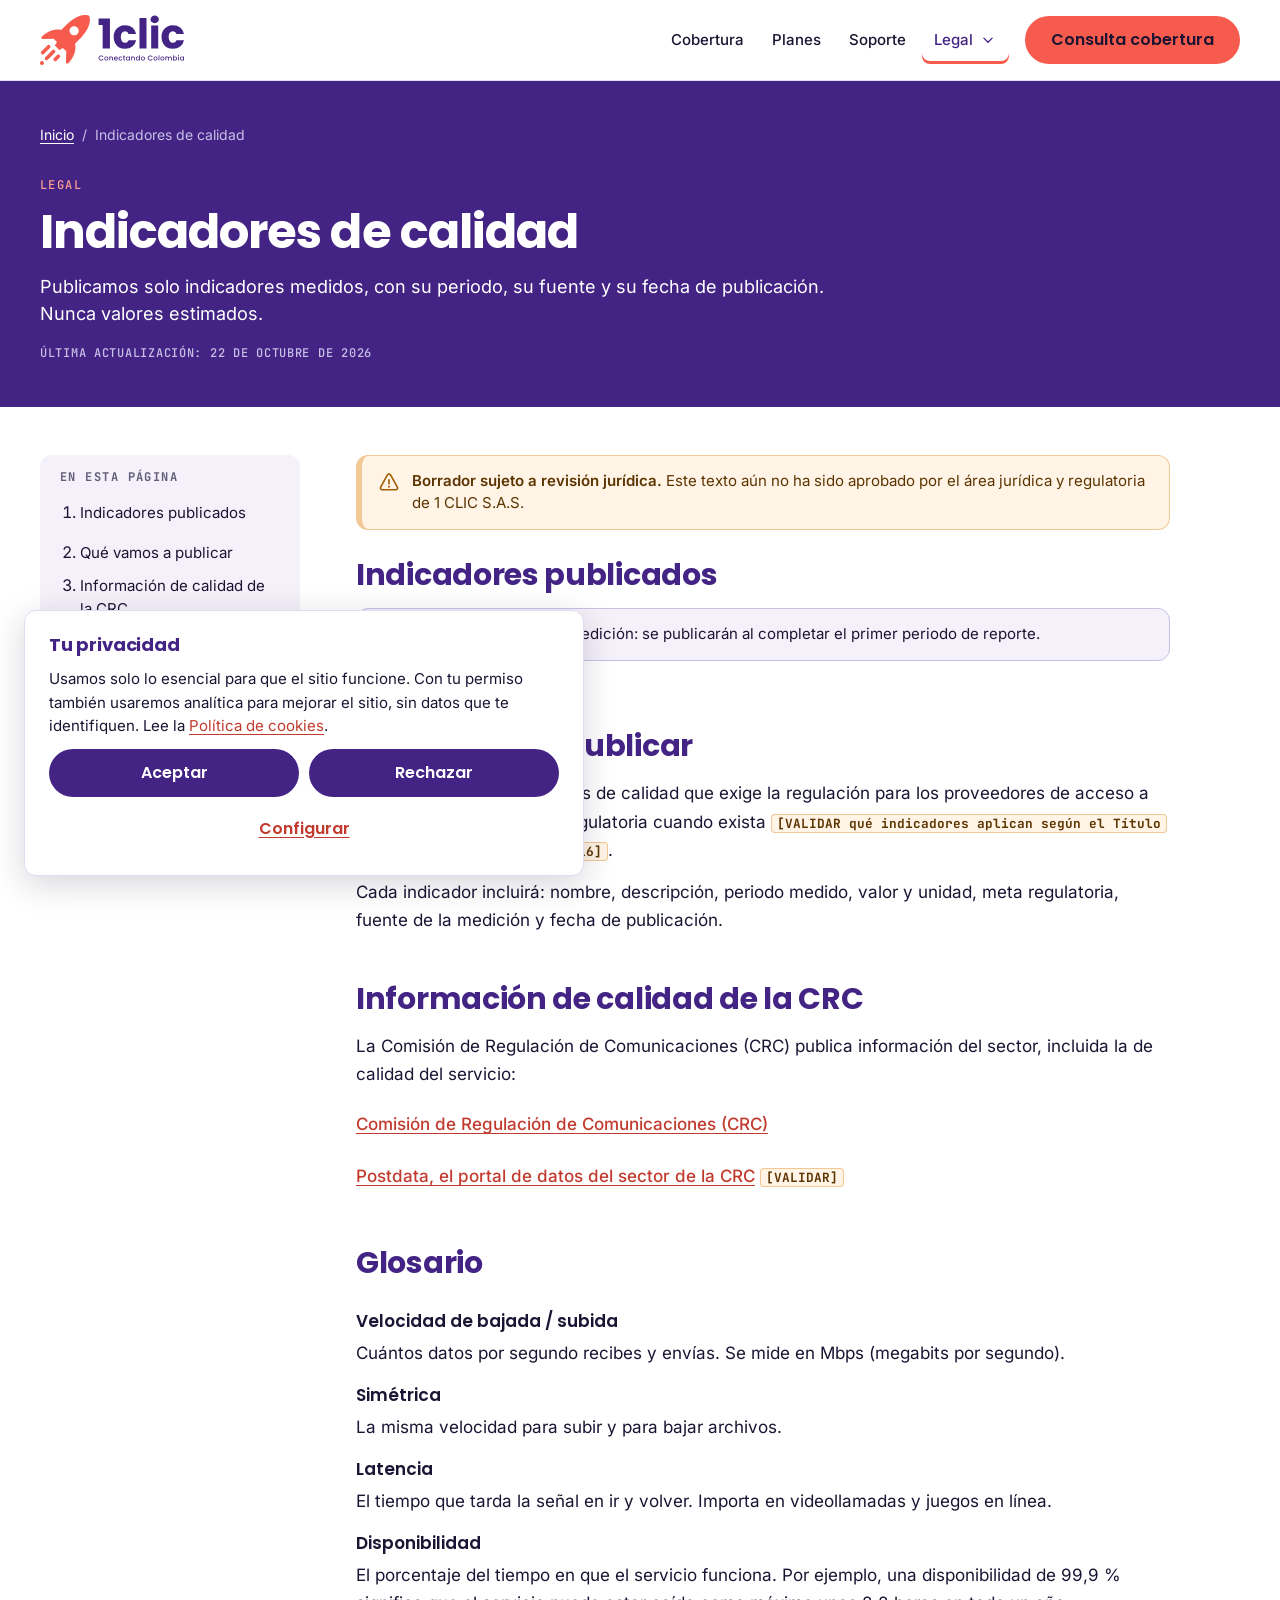
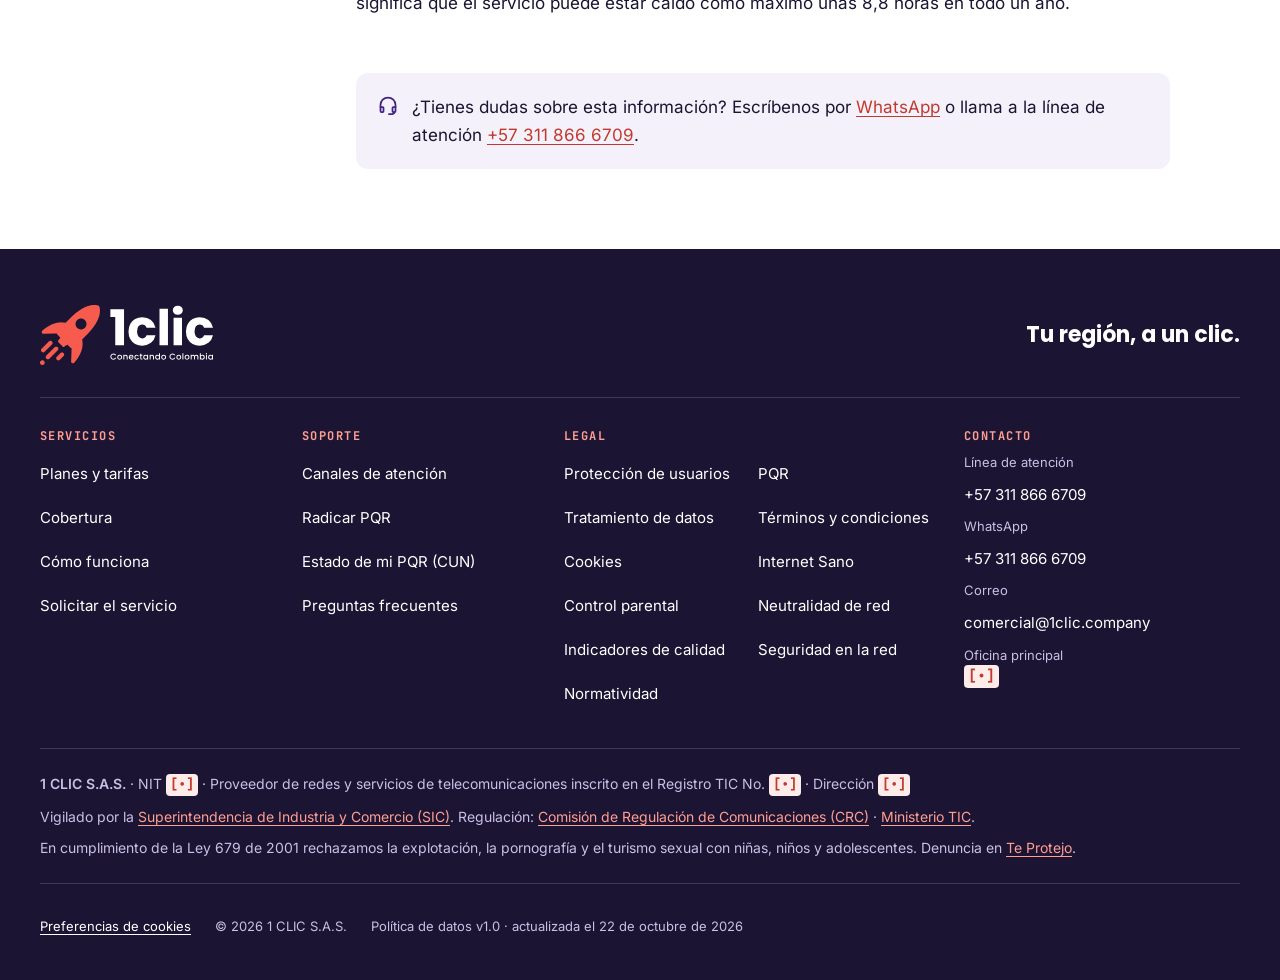
<file: legal/indicadores-calidad.html>
<!doctype html>
<html lang="es-CO">
<head>
  <meta charset="utf-8">
  <meta name="viewport" content="width=device-width, initial-scale=1">
  <title>Indicadores de calidad del servicio de internet | 1clic</title>
  <meta name="description" content="Indicadores de calidad del servicio de internet de 1clic, medidos y publicados con su periodo, fuente y fecha. Sin valores estimados ni cifras sin respaldo.">
  <link rel="canonical" href="https://1clic.company/legal/indicadores-calidad.html">
  <meta name="robots" content="index, follow">
  <meta name="theme-color" content="#432485">
  <meta name="format-detection" content="telephone=no">

  <!-- Fuentes: solo se precargan Poppins 700 (titulares) e Inter 400 (texto). -->
  <link rel="preload" href="/assets/fonts/poppins-latin-700-normal.woff2" as="font" type="font/woff2" crossorigin>
  <link rel="preload" href="/assets/fonts/inter-latin-400-normal.woff2" as="font" type="font/woff2" crossorigin>
  <link rel="stylesheet" href="/assets/css/styles.css?v=1.0.0">

  <!-- Íconos y manifiesto (fondo Morado, cohete Coral; compacto ≤ 24 px) -->
  <link rel="icon" href="/favicon.ico" sizes="32x32">
  <link rel="icon" href="/assets/img/icon.svg" type="image/svg+xml">
  <link rel="apple-touch-icon" href="/assets/img/apple-touch-icon-180x180.png">
  <link rel="manifest" href="/site.webmanifest">

  <!-- Open Graph y Twitter Card -->
  <meta property="og:type" content="website">
  <meta property="og:locale" content="es_CO">
  <meta property="og:site_name" content="1clic">
  <meta property="og:title" content="Indicadores de calidad del servicio de internet | 1clic">
  <meta property="og:description" content="Indicadores de calidad del servicio de internet de 1clic, medidos y publicados con su periodo, fuente y fecha. Sin valores estimados ni cifras sin respaldo.">
  <meta property="og:url" content="https://1clic.company/legal/indicadores-calidad.html">
  <meta property="og:image" content="https://1clic.company/assets/img/og-image.png">
  <meta property="og:image:width" content="1200">
  <meta property="og:image:height" content="630">
  <meta property="og:image:alt" content="1clic · Conectando Colombia. Fibra óptica hasta tu casa, en tu región.">
  <meta name="twitter:card" content="summary_large_image">
  <meta name="twitter:title" content="Indicadores de calidad del servicio de internet | 1clic">
  <meta name="twitter:description" content="Indicadores de calidad del servicio de internet de 1clic, medidos y publicados con su periodo, fuente y fecha. Sin valores estimados ni cifras sin respaldo.">
  <meta name="twitter:image" content="https://1clic.company/assets/img/og-image.png">

  <!-- JS: config → app. Con defer no bloquean el render; el sitio funciona sin JS. -->
  <script src="/assets/js/config.js?v=1.0.0" defer></script>
  <script src="/assets/js/app.js?v=1.0.0" defer></script>
  <!-- Datos estructurados (JSON-LD). Son bloques de datos, no scripts ejecutables: la CSP no los bloquea. -->
  <script type="application/ld+json">
{
    "@context": "https://schema.org",
    "@type": "BreadcrumbList",
    "itemListElement": [
      {
        "@type": "ListItem",
        "position": 1,
        "name": "Inicio",
        "item": "https://1clic.company/"
      },
      {
        "@type": "ListItem",
        "position": 2,
        "name": "Indicadores de calidad",
        "item": "https://1clic.company/legal/indicadores-calidad.html"
      }
    ]
  }
  </script>
</head>
<body>
  <a class="skip-link" href="#contenido">Saltar al contenido</a>

  <!-- ===================== 7.1 ENCABEZADO FIJO ===================== -->
  <header class="site-header" id="encabezado">
    <div class="container header-inner">
      <a class="marca" href="/">
        <picture>
          <source media="(max-width: 359.98px)" srcset="/assets/img/1clic_Horizontal_Simple_Color.svg" width="104" height="32">
          <img src="/assets/img/1clic_Horizontal_Color.svg" alt="1clic, Conectando Colombia: inicio" width="145" height="50">
        </picture>
      </a>

      <!-- Sin JS es un enlace al menú del pie; app.js lo convierte en el botón del menú móvil. -->
      <a class="nav-toggle" id="nav-toggle" href="#menu-pie">
        <svg class="icon" aria-hidden="true" focusable="false"><use href="/assets/img/icons.svg#i-menu"/></svg>
        <span class="nav-toggle-texto">Menú</span>
      </a>

      <nav class="site-nav" id="menu-principal" aria-label="Principal">
        <ul class="nav-lista">
          <li><a class="nav-enlace" href="/#cobertura">Cobertura</a></li>
          <li><a class="nav-enlace" href="/#planes">Planes</a></li>
          <li><a class="nav-enlace" href="/#soporte">Soporte</a></li>
          <li class="nav-legal">
            <!-- <details> funciona sin JS; app.js añade cierre con Esc y al hacer clic afuera. -->
            <details class="nav-desplegable">
              <summary class="nav-enlace is-activo">Legal <svg class="icon icon-chevron" aria-hidden="true" focusable="false"><use href="/assets/img/icons.svg#i-chevron"/></svg></summary>
              <ul class="desplegable-panel">
                <li><a href="/legal/proteccion-usuarios.html">
                  <span class="dd-titulo">Protección de usuarios</span>
                  <span class="dd-desc">Derechos, deberes, contratos, tarifas y PQR.</span>
                </a></li>
                <li><a href="/legal/pqr.html">
                  <span class="dd-titulo">PQR</span>
                  <span class="dd-desc">Radica y consulta peticiones, quejas y recursos.</span>
                </a></li>
                <li><a href="/legal/tratamiento-datos.html">
                  <span class="dd-titulo">Tratamiento de datos</span>
                  <span class="dd-desc">Política de datos personales y aviso de privacidad.</span>
                </a></li>
                <li><a href="/legal/terminos-condiciones.html">
                  <span class="dd-titulo">Términos y condiciones</span>
                  <span class="dd-desc">Uso del sitio y condiciones de las ofertas.</span>
                </a></li>
                <li><a href="/legal/cookies.html">
                  <span class="dd-titulo">Cookies</span>
                  <span class="dd-desc">Qué usamos y cómo cambiar tus preferencias.</span>
                </a></li>
                <li><a href="/legal/internet-sano.html">
                  <span class="dd-titulo">Internet Sano</span>
                  <span class="dd-desc">Ley 679 de 2001 y denuncia en Te Protejo.</span>
                </a></li>
                <li><a href="/legal/control-parental.html">
                  <span class="dd-titulo">Control parental</span>
                  <span class="dd-desc">Mecanismos de filtrado: actívalos y desactívalos.</span>
                </a></li>
                <li><a href="/legal/neutralidad-red.html">
                  <span class="dd-titulo">Neutralidad de red</span>
                  <span class="dd-desc">Velocidades y prácticas de gestión de tráfico.</span>
                </a></li>
                <li><a href="/legal/indicadores-calidad.html" aria-current="page">
                  <span class="dd-titulo">Indicadores de calidad</span>
                  <span class="dd-desc">Indicadores medidos, con periodo y fuente.</span>
                </a></li>
                <li><a href="/legal/seguridad-red.html">
                  <span class="dd-titulo">Seguridad en la red</span>
                  <span class="dd-desc">Recomendaciones y reporte de incidentes.</span>
                </a></li>
                <li><a href="/legal/normatividad.html">
                  <span class="dd-titulo">Normatividad</span>
                  <span class="dd-desc">Leyes y entidades que regulan el servicio.</span>
                </a></li>
              </ul>
            </details>
          </li>
          <li class="nav-cta"><a class="btn btn-primario" href="/#cobertura">Consulta cobertura</a></li>
        </ul>
      </nav>
    </div>
    <!-- Barra de incidentes activos (estado-servicio.json). La inserta app.js sin mover el contenido. -->
    <div class="barra-estado" id="barra-estado" hidden></div>
  </header>

  <main id="contenido" tabindex="-1" class="pagina-legal">
    <div class="legal-cabecera">
      <div class="container">
        <nav class="migas" aria-label="Ruta de navegación">
          <ol>
            <li><a href="/">Inicio</a></li>
            <li><span aria-current="page">Indicadores de calidad</span></li>
          </ol>
        </nav>
        <p class="eyebrow eyebrow-oscuro">Legal</p>
        <h1>Indicadores de calidad</h1>
        <p class="lead">Publicamos solo indicadores medidos, con su periodo, su fuente y su fecha de publicación. Nunca valores estimados.</p>
        <p class="legal-meta"><span>Última actualización: <time datetime="2026-10-22">22 de octubre de 2026</time></span></p>
      </div>
    </div>

    <div class="container legal-layout">
      <nav class="legal-indice" aria-labelledby="indice-titulo">
        <h2 class="legal-indice-titulo" id="indice-titulo">En esta página</h2>
        <ol>
          <li><a href="#indicadores">Indicadores publicados</a></li>
          <li><a href="#que-medimos">Qué vamos a publicar</a></li>
          <li><a href="#crc">Información de calidad de la CRC</a></li>
          <li><a href="#glosario">Glosario</a></li>
        </ol>
      </nav>

      <article class="legal-contenido">
        <!-- Aviso de borrador: lo oculta app.js cuando CONFIG.legal.borrador = false. Al aprobar, bórralo también del HTML. -->
        <p class="aviso aviso-borrador" data-legal-borrador role="note"><svg class="icon" aria-hidden="true" focusable="false"><use href="/assets/img/icons.svg#i-alerta"/></svg><span><strong>Borrador sujeto a revisión jurídica.</strong> Este texto aún no ha sido aprobado por el área jurídica y regulatoria de 1 CLIC S.A.S.</span></p>

        <section class="legal-seccion" id="indicadores" aria-labelledby="indicadores-titulo">
          <h2 id="indicadores-titulo">Indicadores publicados</h2>
          <div class="indicadores" data-indicadores aria-live="polite">
  <p class="aviso aviso-info">Indicadores en proceso de medición: se publicarán al completar el primer periodo de reporte.</p>
</div>
        </section>
        <section class="legal-seccion" id="que-medimos" aria-labelledby="que-medimos-titulo">
          <h2 id="que-medimos-titulo">Qué vamos a publicar</h2>
          <p>Publicaremos los indicadores de calidad que exige la regulación para los proveedores de acceso a internet fijo, con su meta regulatoria cuando exista <mark class="validar">[VALIDAR qué indicadores aplican según el Título V de la Res. CRC 5050 de 2016]</mark>.</p>
<p>Cada indicador incluirá: nombre, descripción, periodo medido, valor y unidad, meta regulatoria, fuente de la medición y fecha de publicación.</p>
        </section>
        <section class="legal-seccion" id="crc" aria-labelledby="crc-titulo">
          <h2 id="crc-titulo">Información de calidad de la CRC</h2>
          <p>La Comisión de Regulación de Comunicaciones (CRC) publica información del sector, incluida la de calidad del servicio:</p>
<ul class="lista-enlaces">
  <li><a href="https://www.crcom.gov.co" rel="noopener noreferrer">Comisión de Regulación de Comunicaciones (CRC)</a></li>
  <li><a href="https://www.postdata.gov.co" rel="noopener noreferrer">Postdata, el portal de datos del sector de la CRC</a> <mark class="validar">[VALIDAR]</mark></li>
</ul>
        </section>
        <section class="legal-seccion" id="glosario" aria-labelledby="glosario-titulo">
          <h2 id="glosario-titulo">Glosario</h2>
          <dl class="definiciones">
  <dt>Velocidad de bajada / subida</dt><dd>Cuántos datos por segundo recibes y envías. Se mide en Mbps (megabits por segundo).</dd>
  <dt>Simétrica</dt><dd>La misma velocidad para subir y para bajar archivos.</dd>
  <dt>Latencia</dt><dd>El tiempo que tarda la señal en ir y volver. Importa en videollamadas y juegos en línea.</dd>
  <dt>Disponibilidad</dt><dd>El porcentaje del tiempo en que el servicio funciona. Por ejemplo, una disponibilidad de 99,9 % significa que el servicio puede estar caído como máximo unas 8,8 horas en todo un año.</dd>
</dl>
        </section>

        <aside class="legal-ayuda" aria-label="Ayuda">
          <p><svg class="icon" aria-hidden="true" focusable="false"><use href="/assets/img/icons.svg#i-soporte"/></svg><span>¿Tienes dudas sobre esta información? Escríbenos por <a href="https://wa.me/573118666709" data-wa="general" data-origen="legal" rel="noopener noreferrer">WhatsApp</a> o llama a la <span data-config="contacto.linea.nombre">línea de atención</span> <a href="tel:+573118666709" data-contacto="linea">+57 311 866 6709</a>.</span></p>
        </aside>
      </article>
    </div>
  </main>

  <!-- ===================== 7.12 PIE DE PÁGINA ===================== -->
  <footer class="site-footer" id="pie">
    <div class="container">
      <div class="pie-marca">
        <a href="/" class="pie-logo"><img src="/assets/img/1clic_Horizontal_Inverso.svg" alt="1clic, Conectando Colombia: inicio" width="174" height="60" loading="lazy" decoding="async"></a>
        <p class="pie-eslogan">Tu región, a un clic.</p>
      </div>

      <nav class="pie-nav" id="menu-pie" aria-label="Pie de página">
        <div class="pie-col">
          <h2 class="pie-titulo">Servicios</h2>
          <ul>
            <li><a href="/#planes">Planes y tarifas</a></li>
            <li><a href="/#cobertura">Cobertura</a></li>
            <li><a href="/#instalacion">Cómo funciona</a></li>
            <li><a href="/#contacto">Solicitar el servicio</a></li>
          </ul>
        </div>
        <div class="pie-col">
          <h2 class="pie-titulo">Soporte</h2>
          <ul>
            <li><a href="/#soporte">Canales de atención</a></li>
            <li><a href="/legal/pqr.html" data-evento="pqr_open">Radicar PQR</a></li>
            <li><a href="/legal/pqr.html#consulta-cun">Estado de mi PQR (CUN)</a></li>
            <li><a href="/#faq">Preguntas frecuentes</a></li>
          </ul>
        </div>
        <div class="pie-col pie-col-legal">
          <h2 class="pie-titulo">Legal</h2>
          <ul>
              <li><a href="/legal/proteccion-usuarios.html">Protección de usuarios</a></li>
              <li><a href="/legal/pqr.html">PQR</a></li>
              <li><a href="/legal/tratamiento-datos.html">Tratamiento de datos</a></li>
              <li><a href="/legal/terminos-condiciones.html">Términos y condiciones</a></li>
              <li><a href="/legal/cookies.html">Cookies</a></li>
              <li><a href="/legal/internet-sano.html">Internet Sano</a></li>
              <li><a href="/legal/control-parental.html">Control parental</a></li>
              <li><a href="/legal/neutralidad-red.html">Neutralidad de red</a></li>
              <li><a href="/legal/indicadores-calidad.html">Indicadores de calidad</a></li>
              <li><a href="/legal/seguridad-red.html">Seguridad en la red</a></li>
              <li><a href="/legal/normatividad.html">Normatividad</a></li>
          </ul>
        </div>
        <div class="pie-col">
          <h2 class="pie-titulo">Contacto</h2>
          <ul class="pie-contacto">
            <li><span class="pie-etiqueta" data-config="contacto.linea.titulo">Línea de atención</span> <a href="tel:+573118666709" data-contacto="linea">+57 311 866 6709</a></li>
            <li><span class="pie-etiqueta">WhatsApp</span> <a href="https://wa.me/573118666709" data-wa="general" data-origen="pie" rel="noopener noreferrer"><span data-config="contacto.whatsapp.texto">+57 311 866 6709</span></a></li>
            <li><span class="pie-etiqueta">Correo</span> <a href="mailto:comercial@1clic.company" data-correo="soporte">comercial@1clic.company</a></li>
            <li><span class="pie-etiqueta">Oficina principal</span> <span data-config="contacto.oficinaPrincipal.direccion">[•]</span></li>
          </ul>
          <!-- Redes: se muestran solo si existen en config.js (nunca enlaces a "#"). -->
          <ul class="pie-redes" data-redes hidden></ul>
        </div>
      </nav>

      <div class="pie-legal">
        <p><strong>1 CLIC S.A.S.</strong> · NIT <span data-config="empresa.nit">[•]</span> · Proveedor de redes y servicios de telecomunicaciones inscrito en el Registro TIC No. <span data-config="empresa.registroTic">[•]</span> · Dirección <span data-config="empresa.direccion">[•]</span></p>
        <p>Vigilado por la <a href="https://www.sic.gov.co" rel="noopener noreferrer">Superintendencia de Industria y Comercio (SIC)</a>. Regulación: <a href="https://www.crcom.gov.co" rel="noopener noreferrer">Comisión de Regulación de Comunicaciones (CRC)</a> · <a href="https://www.mintic.gov.co" rel="noopener noreferrer">Ministerio TIC</a>.</p>
        <p>En cumplimiento de la Ley 679 de 2001 rechazamos la explotación, la pornografía y el turismo sexual con niñas, niños y adolescentes. Denuncia en <a href="https://www.teprotejo.org" rel="noopener noreferrer">Te Protejo</a>.</p>
      </div>

      <div class="pie-final">
        <a href="/legal/cookies.html#preferencias" data-abrir-cookies>Preferencias de cookies</a>
        <span>© 2026 1 CLIC S.A.S.</span>
        <span>Política de datos v1.0 · actualizada el 22 de octubre de 2026</span>
      </div>
    </div>
  </footer>
</body>
</html>
</file>
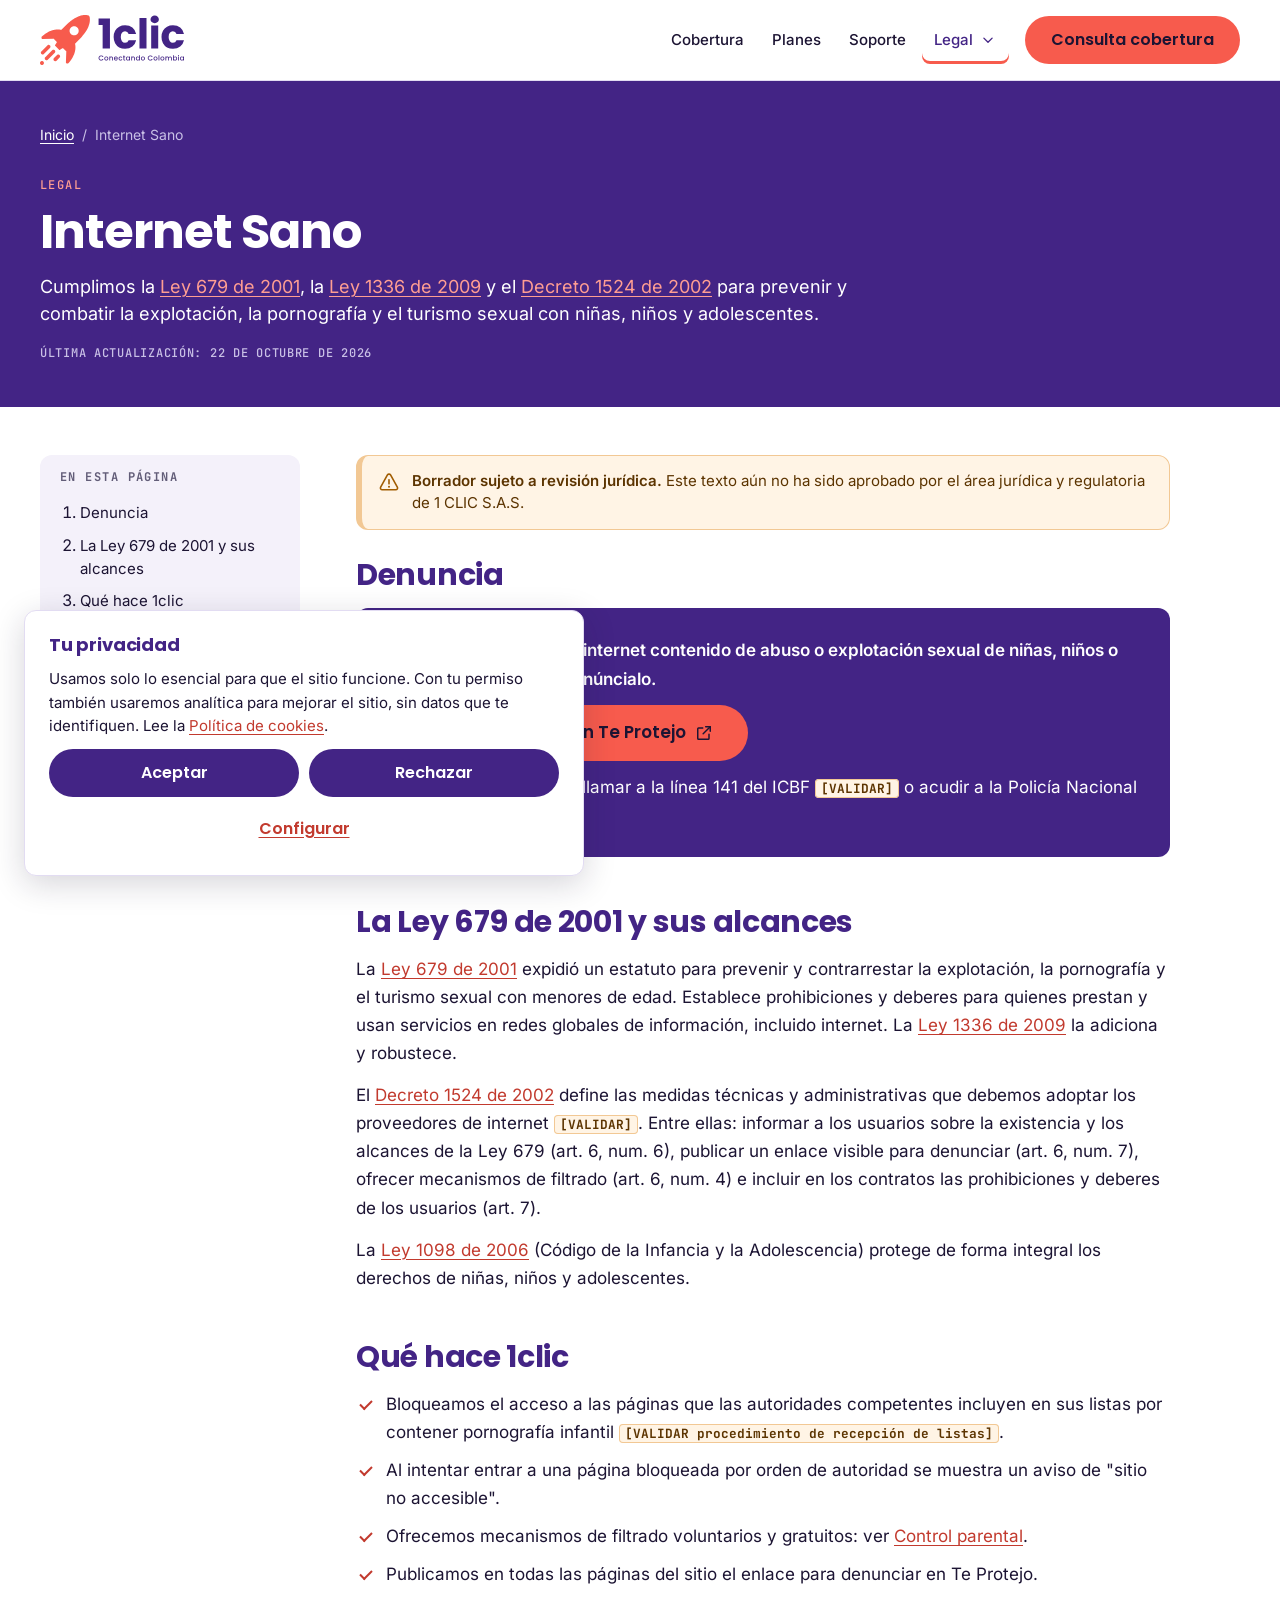
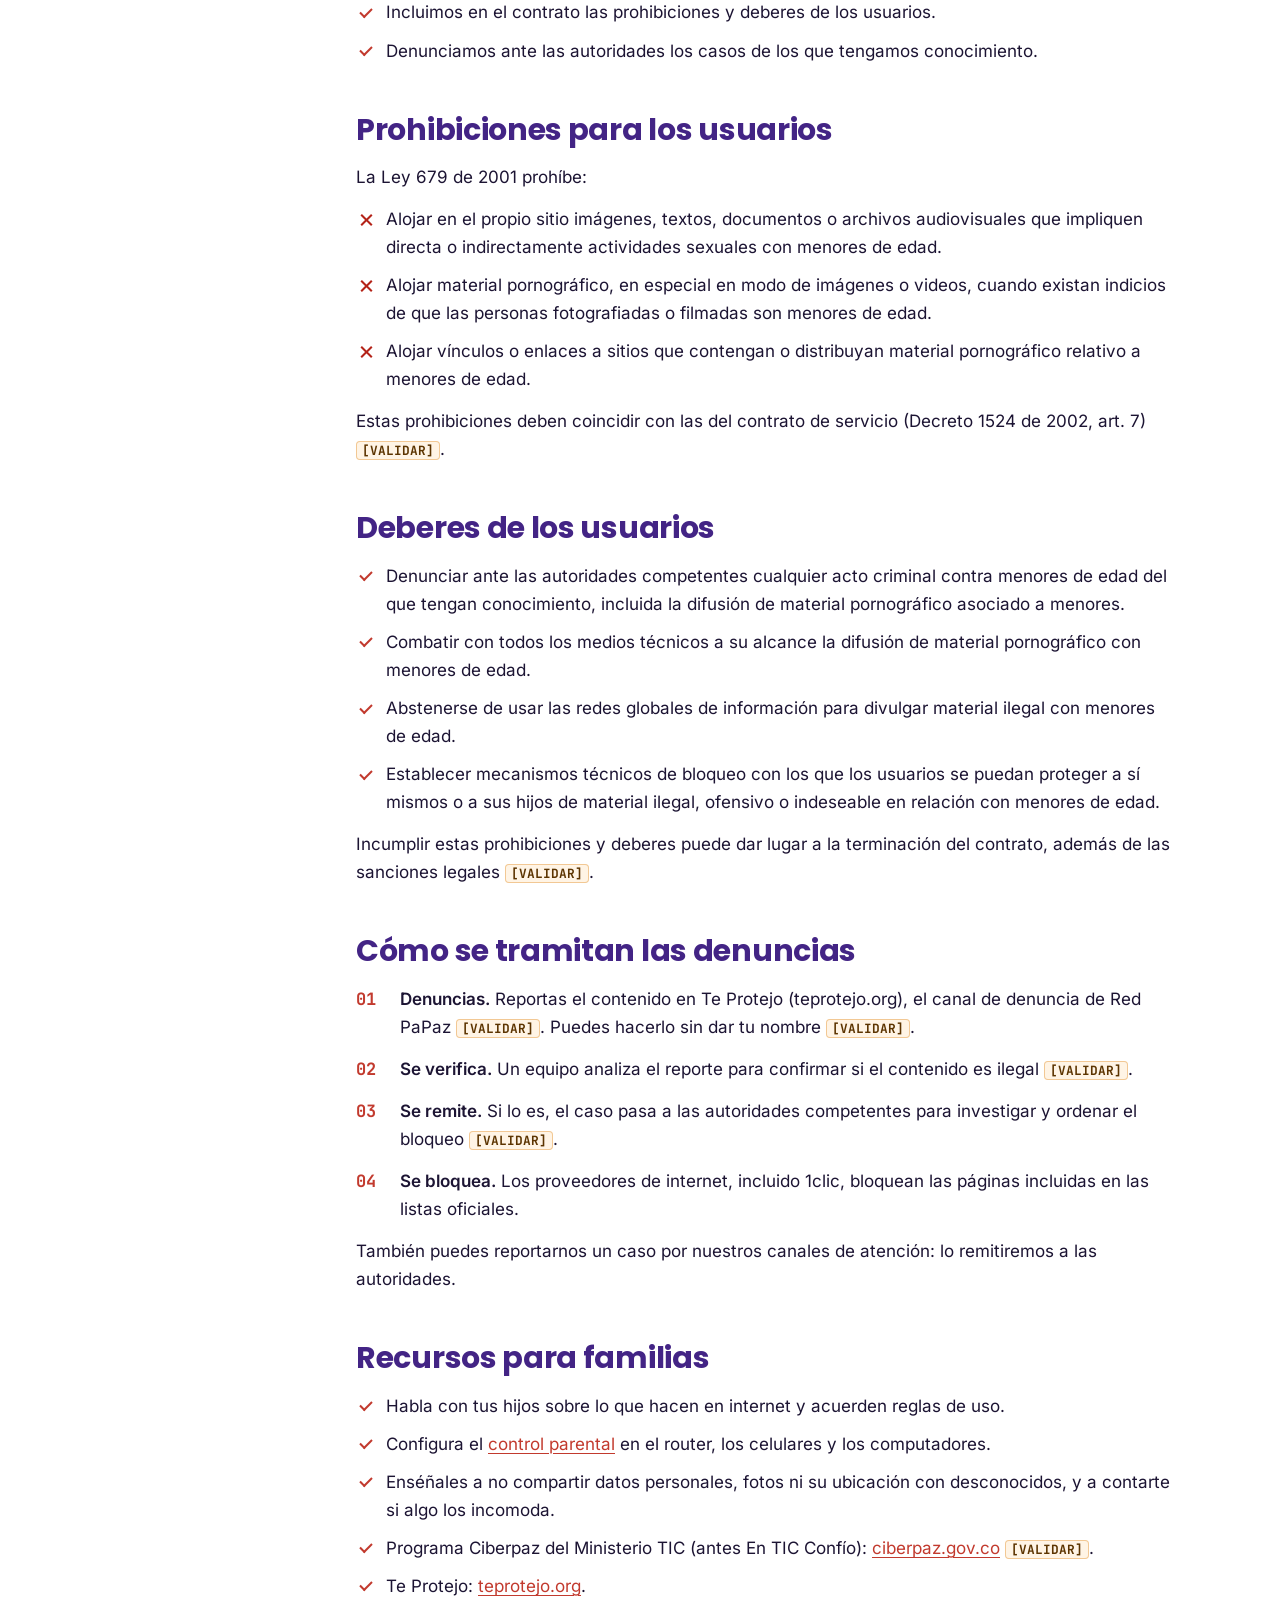
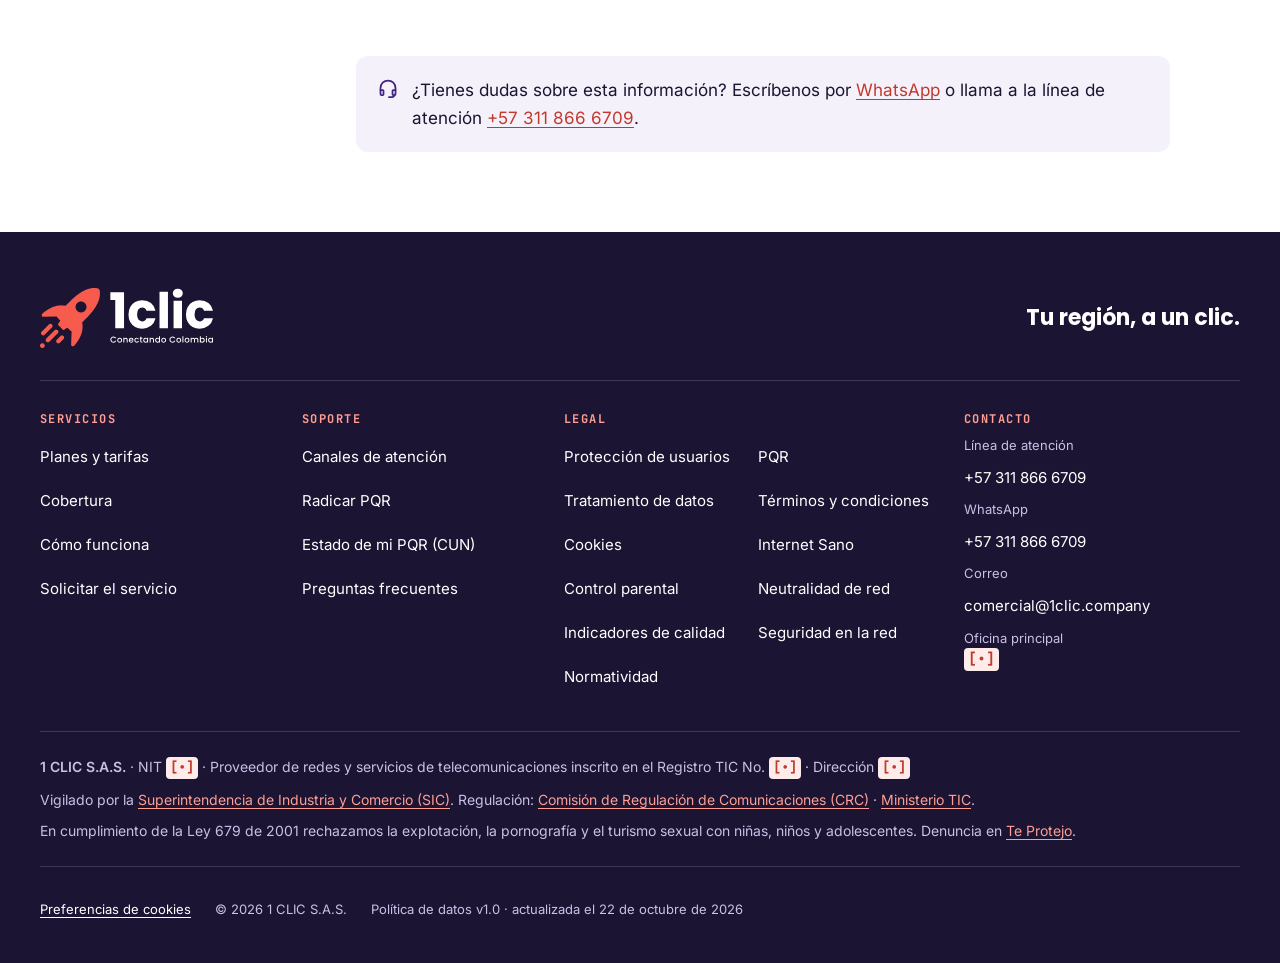
<file: legal/internet-sano.html>
<!doctype html>
<html lang="es-CO">
<head>
  <meta charset="utf-8">
  <meta name="viewport" content="width=device-width, initial-scale=1">
  <title>Internet Sano: Ley 679 y denuncia en Te Protejo | 1clic</title>
  <meta name="description" content="Cómo cumple 1clic la Ley 679 de 2001 y el Decreto 1524 de 2002, dónde denunciar contenido de abuso sexual infantil y qué prohíbe la ley en internet.">
  <link rel="canonical" href="https://1clic.company/legal/internet-sano.html">
  <meta name="robots" content="index, follow">
  <meta name="theme-color" content="#432485">
  <meta name="format-detection" content="telephone=no">

  <!-- Fuentes: solo se precargan Poppins 700 (titulares) e Inter 400 (texto). -->
  <link rel="preload" href="/assets/fonts/poppins-latin-700-normal.woff2" as="font" type="font/woff2" crossorigin>
  <link rel="preload" href="/assets/fonts/inter-latin-400-normal.woff2" as="font" type="font/woff2" crossorigin>
  <link rel="stylesheet" href="/assets/css/styles.css?v=1.0.0">

  <!-- Íconos y manifiesto (fondo Morado, cohete Coral; compacto ≤ 24 px) -->
  <link rel="icon" href="/favicon.ico" sizes="32x32">
  <link rel="icon" href="/assets/img/icon.svg" type="image/svg+xml">
  <link rel="apple-touch-icon" href="/assets/img/apple-touch-icon-180x180.png">
  <link rel="manifest" href="/site.webmanifest">

  <!-- Open Graph y Twitter Card -->
  <meta property="og:type" content="website">
  <meta property="og:locale" content="es_CO">
  <meta property="og:site_name" content="1clic">
  <meta property="og:title" content="Internet Sano: Ley 679 y denuncia en Te Protejo | 1clic">
  <meta property="og:description" content="Cómo cumple 1clic la Ley 679 de 2001 y el Decreto 1524 de 2002, dónde denunciar contenido de abuso sexual infantil y qué prohíbe la ley en internet.">
  <meta property="og:url" content="https://1clic.company/legal/internet-sano.html">
  <meta property="og:image" content="https://1clic.company/assets/img/og-image.png">
  <meta property="og:image:width" content="1200">
  <meta property="og:image:height" content="630">
  <meta property="og:image:alt" content="1clic · Conectando Colombia. Fibra óptica hasta tu casa, en tu región.">
  <meta name="twitter:card" content="summary_large_image">
  <meta name="twitter:title" content="Internet Sano: Ley 679 y denuncia en Te Protejo | 1clic">
  <meta name="twitter:description" content="Cómo cumple 1clic la Ley 679 de 2001 y el Decreto 1524 de 2002, dónde denunciar contenido de abuso sexual infantil y qué prohíbe la ley en internet.">
  <meta name="twitter:image" content="https://1clic.company/assets/img/og-image.png">

  <!-- JS: config → app. Con defer no bloquean el render; el sitio funciona sin JS. -->
  <script src="/assets/js/config.js?v=1.0.0" defer></script>
  <script src="/assets/js/app.js?v=1.0.0" defer></script>
  <!-- Datos estructurados (JSON-LD). Son bloques de datos, no scripts ejecutables: la CSP no los bloquea. -->
  <script type="application/ld+json">
{
    "@context": "https://schema.org",
    "@type": "BreadcrumbList",
    "itemListElement": [
      {
        "@type": "ListItem",
        "position": 1,
        "name": "Inicio",
        "item": "https://1clic.company/"
      },
      {
        "@type": "ListItem",
        "position": 2,
        "name": "Internet Sano",
        "item": "https://1clic.company/legal/internet-sano.html"
      }
    ]
  }
  </script>
</head>
<body>
  <a class="skip-link" href="#contenido">Saltar al contenido</a>

  <!-- ===================== 7.1 ENCABEZADO FIJO ===================== -->
  <header class="site-header" id="encabezado">
    <div class="container header-inner">
      <a class="marca" href="/">
        <picture>
          <source media="(max-width: 359.98px)" srcset="/assets/img/1clic_Horizontal_Simple_Color.svg" width="104" height="32">
          <img src="/assets/img/1clic_Horizontal_Color.svg" alt="1clic, Conectando Colombia: inicio" width="145" height="50">
        </picture>
      </a>

      <!-- Sin JS es un enlace al menú del pie; app.js lo convierte en el botón del menú móvil. -->
      <a class="nav-toggle" id="nav-toggle" href="#menu-pie">
        <svg class="icon" aria-hidden="true" focusable="false"><use href="/assets/img/icons.svg#i-menu"/></svg>
        <span class="nav-toggle-texto">Menú</span>
      </a>

      <nav class="site-nav" id="menu-principal" aria-label="Principal">
        <ul class="nav-lista">
          <li><a class="nav-enlace" href="/#cobertura">Cobertura</a></li>
          <li><a class="nav-enlace" href="/#planes">Planes</a></li>
          <li><a class="nav-enlace" href="/#soporte">Soporte</a></li>
          <li class="nav-legal">
            <!-- <details> funciona sin JS; app.js añade cierre con Esc y al hacer clic afuera. -->
            <details class="nav-desplegable">
              <summary class="nav-enlace is-activo">Legal <svg class="icon icon-chevron" aria-hidden="true" focusable="false"><use href="/assets/img/icons.svg#i-chevron"/></svg></summary>
              <ul class="desplegable-panel">
                <li><a href="/legal/proteccion-usuarios.html">
                  <span class="dd-titulo">Protección de usuarios</span>
                  <span class="dd-desc">Derechos, deberes, contratos, tarifas y PQR.</span>
                </a></li>
                <li><a href="/legal/pqr.html">
                  <span class="dd-titulo">PQR</span>
                  <span class="dd-desc">Radica y consulta peticiones, quejas y recursos.</span>
                </a></li>
                <li><a href="/legal/tratamiento-datos.html">
                  <span class="dd-titulo">Tratamiento de datos</span>
                  <span class="dd-desc">Política de datos personales y aviso de privacidad.</span>
                </a></li>
                <li><a href="/legal/terminos-condiciones.html">
                  <span class="dd-titulo">Términos y condiciones</span>
                  <span class="dd-desc">Uso del sitio y condiciones de las ofertas.</span>
                </a></li>
                <li><a href="/legal/cookies.html">
                  <span class="dd-titulo">Cookies</span>
                  <span class="dd-desc">Qué usamos y cómo cambiar tus preferencias.</span>
                </a></li>
                <li><a href="/legal/internet-sano.html" aria-current="page">
                  <span class="dd-titulo">Internet Sano</span>
                  <span class="dd-desc">Ley 679 de 2001 y denuncia en Te Protejo.</span>
                </a></li>
                <li><a href="/legal/control-parental.html">
                  <span class="dd-titulo">Control parental</span>
                  <span class="dd-desc">Mecanismos de filtrado: actívalos y desactívalos.</span>
                </a></li>
                <li><a href="/legal/neutralidad-red.html">
                  <span class="dd-titulo">Neutralidad de red</span>
                  <span class="dd-desc">Velocidades y prácticas de gestión de tráfico.</span>
                </a></li>
                <li><a href="/legal/indicadores-calidad.html">
                  <span class="dd-titulo">Indicadores de calidad</span>
                  <span class="dd-desc">Indicadores medidos, con periodo y fuente.</span>
                </a></li>
                <li><a href="/legal/seguridad-red.html">
                  <span class="dd-titulo">Seguridad en la red</span>
                  <span class="dd-desc">Recomendaciones y reporte de incidentes.</span>
                </a></li>
                <li><a href="/legal/normatividad.html">
                  <span class="dd-titulo">Normatividad</span>
                  <span class="dd-desc">Leyes y entidades que regulan el servicio.</span>
                </a></li>
              </ul>
            </details>
          </li>
          <li class="nav-cta"><a class="btn btn-primario" href="/#cobertura">Consulta cobertura</a></li>
        </ul>
      </nav>
    </div>
    <!-- Barra de incidentes activos (estado-servicio.json). La inserta app.js sin mover el contenido. -->
    <div class="barra-estado" id="barra-estado" hidden></div>
  </header>

  <main id="contenido" tabindex="-1" class="pagina-legal">
    <div class="legal-cabecera">
      <div class="container">
        <nav class="migas" aria-label="Ruta de navegación">
          <ol>
            <li><a href="/">Inicio</a></li>
            <li><span aria-current="page">Internet Sano</span></li>
          </ol>
        </nav>
        <p class="eyebrow eyebrow-oscuro">Legal</p>
        <h1>Internet Sano</h1>
        <p class="lead">Cumplimos la <a href="https://normograma.crcom.gov.co/crc/compilacion/docs/ley_0679_2001.htm" rel="noopener noreferrer">Ley 679 de 2001</a>, la <a href="https://normograma.crcom.gov.co/crc/compilacion/docs/ley_1336_2009.htm" rel="noopener noreferrer">Ley 1336 de 2009</a> y el <a href="https://normograma.crcom.gov.co/crc/compilacion/docs/decreto_1524_2002.htm" rel="noopener noreferrer">Decreto 1524 de 2002</a> para prevenir y combatir la explotación, la pornografía y el turismo sexual con niñas, niños y adolescentes.</p>
        <p class="legal-meta"><span>Última actualización: <time datetime="2026-10-22">22 de octubre de 2026</time></span></p>
      </div>
    </div>

    <div class="container legal-layout">
      <nav class="legal-indice" aria-labelledby="indice-titulo">
        <h2 class="legal-indice-titulo" id="indice-titulo">En esta página</h2>
        <ol>
          <li><a href="#denuncia">Denuncia</a></li>
          <li><a href="#ley-679">La Ley 679 de 2001 y sus alcances</a></li>
          <li><a href="#medidas">Qué hace 1clic</a></li>
          <li><a href="#prohibiciones">Prohibiciones para los usuarios</a></li>
          <li><a href="#deberes">Deberes de los usuarios</a></li>
          <li><a href="#tramite">Cómo se tramitan las denuncias</a></li>
          <li><a href="#familias">Recursos para familias</a></li>
        </ol>
      </nav>

      <article class="legal-contenido">
        <!-- Aviso de borrador: lo oculta app.js cuando CONFIG.legal.borrador = false. Al aprobar, bórralo también del HTML. -->
        <p class="aviso aviso-borrador" data-legal-borrador role="note"><svg class="icon" aria-hidden="true" focusable="false"><use href="/assets/img/icons.svg#i-alerta"/></svg><span><strong>Borrador sujeto a revisión jurídica.</strong> Este texto aún no ha sido aprobado por el área jurídica y regulatoria de 1 CLIC S.A.S.</span></p>

        <section class="legal-seccion" id="denuncia" aria-labelledby="denuncia-titulo">
          <h2 id="denuncia-titulo">Denuncia</h2>
          <div class="caja-denuncia">
  <svg class="icon icon-denuncia" aria-hidden="true" focusable="false"><use href="/assets/img/icons.svg#i-alerta"/></svg>
  <div>
    <p><strong>Si encuentras en internet contenido de abuso o explotación sexual de niñas, niños o adolescentes, denúncialo.</strong></p>
    <p><a class="btn btn-primario btn-grande" href="https://www.teprotejo.org" rel="noopener noreferrer">Denunciar en Te Protejo <svg class="icon" aria-hidden="true" focusable="false"><use href="/assets/img/icons.svg#i-externo"/></svg></a></p>
    <p>También puedes llamar a la línea 141 del ICBF <mark class="validar">[VALIDAR]</mark> o acudir a la Policía Nacional o a la Fiscalía.</p>
  </div>
</div>
        </section>
        <section class="legal-seccion" id="ley-679" aria-labelledby="ley-679-titulo">
          <h2 id="ley-679-titulo">La Ley 679 de 2001 y sus alcances</h2>
          <p>La <a href="https://normograma.crcom.gov.co/crc/compilacion/docs/ley_0679_2001.htm" rel="noopener noreferrer">Ley 679 de 2001</a> expidió un estatuto para prevenir y contrarrestar la explotación, la pornografía y el turismo sexual con menores de edad. Establece prohibiciones y deberes para quienes prestan y usan servicios en redes globales de información, incluido internet. La <a href="https://normograma.crcom.gov.co/crc/compilacion/docs/ley_1336_2009.htm" rel="noopener noreferrer">Ley 1336 de 2009</a> la adiciona y robustece.</p>
<p>El <a href="https://normograma.crcom.gov.co/crc/compilacion/docs/decreto_1524_2002.htm" rel="noopener noreferrer">Decreto 1524 de 2002</a> define las medidas técnicas y administrativas que debemos adoptar los proveedores de internet <mark class="validar">[VALIDAR]</mark>. Entre ellas: informar a los usuarios sobre la existencia y los alcances de la Ley 679 (art. 6, num. 6), publicar un enlace visible para denunciar (art. 6, num. 7), ofrecer mecanismos de filtrado (art. 6, num. 4) e incluir en los contratos las prohibiciones y deberes de los usuarios (art. 7).</p>
<p>La <a href="https://normograma.crcom.gov.co/crc/compilacion/docs/ley_1098_2006.htm" rel="noopener noreferrer">Ley 1098 de 2006</a> (Código de la Infancia y la Adolescencia) protege de forma integral los derechos de niñas, niños y adolescentes.</p>
        </section>
        <section class="legal-seccion" id="medidas" aria-labelledby="medidas-titulo">
          <h2 id="medidas-titulo">Qué hace 1clic</h2>
          <ul class="lista-check">
  <li>Bloqueamos el acceso a las páginas que las autoridades competentes incluyen en sus listas por contener pornografía infantil <mark class="validar">[VALIDAR procedimiento de recepción de listas]</mark>.</li>
  <li>Al intentar entrar a una página bloqueada por orden de autoridad se muestra un aviso de "sitio no accesible".</li>
  <li>Ofrecemos mecanismos de filtrado voluntarios y gratuitos: ver <a href="/legal/control-parental.html">Control parental</a>.</li>
  <li>Publicamos en todas las páginas del sitio el enlace para denunciar en Te Protejo.</li>
  <li>Incluimos en el contrato las prohibiciones y deberes de los usuarios.</li>
  <li>Denunciamos ante las autoridades los casos de los que tengamos conocimiento.</li>
</ul>
        </section>
        <section class="legal-seccion" id="prohibiciones" aria-labelledby="prohibiciones-titulo">
          <h2 id="prohibiciones-titulo">Prohibiciones para los usuarios</h2>
          <p>La Ley 679 de 2001 prohíbe:</p>
<ul class="lista-x">
  <li>Alojar en el propio sitio imágenes, textos, documentos o archivos audiovisuales que impliquen directa o indirectamente actividades sexuales con menores de edad.</li>
  <li>Alojar material pornográfico, en especial en modo de imágenes o videos, cuando existan indicios de que las personas fotografiadas o filmadas son menores de edad.</li>
  <li>Alojar vínculos o enlaces a sitios que contengan o distribuyan material pornográfico relativo a menores de edad.</li>
</ul>
<p>Estas prohibiciones deben coincidir con las del contrato de servicio (Decreto 1524 de 2002, art. 7) <mark class="validar">[VALIDAR]</mark>.</p>
        </section>
        <section class="legal-seccion" id="deberes" aria-labelledby="deberes-titulo">
          <h2 id="deberes-titulo">Deberes de los usuarios</h2>
          <ul class="lista-check">
  <li>Denunciar ante las autoridades competentes cualquier acto criminal contra menores de edad del que tengan conocimiento, incluida la difusión de material pornográfico asociado a menores.</li>
  <li>Combatir con todos los medios técnicos a su alcance la difusión de material pornográfico con menores de edad.</li>
  <li>Abstenerse de usar las redes globales de información para divulgar material ilegal con menores de edad.</li>
  <li>Establecer mecanismos técnicos de bloqueo con los que los usuarios se puedan proteger a sí mismos o a sus hijos de material ilegal, ofensivo o indeseable en relación con menores de edad.</li>
</ul>
<p>Incumplir estas prohibiciones y deberes puede dar lugar a la terminación del contrato, además de las sanciones legales <mark class="validar">[VALIDAR]</mark>.</p>
        </section>
        <section class="legal-seccion" id="tramite" aria-labelledby="tramite-titulo">
          <h2 id="tramite-titulo">Cómo se tramitan las denuncias</h2>
          <ol class="lista-pasos">
  <li><strong>Denuncias.</strong> Reportas el contenido en Te Protejo (teprotejo.org), el canal de denuncia de Red PaPaz <mark class="validar">[VALIDAR]</mark>. Puedes hacerlo sin dar tu nombre <mark class="validar">[VALIDAR]</mark>.</li>
  <li><strong>Se verifica.</strong> Un equipo analiza el reporte para confirmar si el contenido es ilegal <mark class="validar">[VALIDAR]</mark>.</li>
  <li><strong>Se remite.</strong> Si lo es, el caso pasa a las autoridades competentes para investigar y ordenar el bloqueo <mark class="validar">[VALIDAR]</mark>.</li>
  <li><strong>Se bloquea.</strong> Los proveedores de internet, incluido 1clic, bloquean las páginas incluidas en las listas oficiales.</li>
</ol>
<p>También puedes reportarnos un caso por nuestros canales de atención: lo remitiremos a las autoridades.</p>
        </section>
        <section class="legal-seccion" id="familias" aria-labelledby="familias-titulo">
          <h2 id="familias-titulo">Recursos para familias</h2>
          <ul class="lista-check">
  <li>Habla con tus hijos sobre lo que hacen en internet y acuerden reglas de uso.</li>
  <li>Configura el <a href="/legal/control-parental.html">control parental</a> en el router, los celulares y los computadores.</li>
  <li>Enséñales a no compartir datos personales, fotos ni su ubicación con desconocidos, y a contarte si algo los incomoda.</li>
  <li>Programa Ciberpaz del Ministerio TIC (antes En TIC Confío): <a href="https://ciberpaz.gov.co" rel="noopener noreferrer">ciberpaz.gov.co</a> <mark class="validar">[VALIDAR]</mark>.</li>
  <li>Te Protejo: <a href="https://www.teprotejo.org" rel="noopener noreferrer">teprotejo.org</a>.</li>
</ul>
        </section>

        <aside class="legal-ayuda" aria-label="Ayuda">
          <p><svg class="icon" aria-hidden="true" focusable="false"><use href="/assets/img/icons.svg#i-soporte"/></svg><span>¿Tienes dudas sobre esta información? Escríbenos por <a href="https://wa.me/573118666709" data-wa="general" data-origen="legal" rel="noopener noreferrer">WhatsApp</a> o llama a la <span data-config="contacto.linea.nombre">línea de atención</span> <a href="tel:+573118666709" data-contacto="linea">+57 311 866 6709</a>.</span></p>
        </aside>
      </article>
    </div>
  </main>

  <!-- ===================== 7.12 PIE DE PÁGINA ===================== -->
  <footer class="site-footer" id="pie">
    <div class="container">
      <div class="pie-marca">
        <a href="/" class="pie-logo"><img src="/assets/img/1clic_Horizontal_Inverso.svg" alt="1clic, Conectando Colombia: inicio" width="174" height="60" loading="lazy" decoding="async"></a>
        <p class="pie-eslogan">Tu región, a un clic.</p>
      </div>

      <nav class="pie-nav" id="menu-pie" aria-label="Pie de página">
        <div class="pie-col">
          <h2 class="pie-titulo">Servicios</h2>
          <ul>
            <li><a href="/#planes">Planes y tarifas</a></li>
            <li><a href="/#cobertura">Cobertura</a></li>
            <li><a href="/#instalacion">Cómo funciona</a></li>
            <li><a href="/#contacto">Solicitar el servicio</a></li>
          </ul>
        </div>
        <div class="pie-col">
          <h2 class="pie-titulo">Soporte</h2>
          <ul>
            <li><a href="/#soporte">Canales de atención</a></li>
            <li><a href="/legal/pqr.html" data-evento="pqr_open">Radicar PQR</a></li>
            <li><a href="/legal/pqr.html#consulta-cun">Estado de mi PQR (CUN)</a></li>
            <li><a href="/#faq">Preguntas frecuentes</a></li>
          </ul>
        </div>
        <div class="pie-col pie-col-legal">
          <h2 class="pie-titulo">Legal</h2>
          <ul>
              <li><a href="/legal/proteccion-usuarios.html">Protección de usuarios</a></li>
              <li><a href="/legal/pqr.html">PQR</a></li>
              <li><a href="/legal/tratamiento-datos.html">Tratamiento de datos</a></li>
              <li><a href="/legal/terminos-condiciones.html">Términos y condiciones</a></li>
              <li><a href="/legal/cookies.html">Cookies</a></li>
              <li><a href="/legal/internet-sano.html">Internet Sano</a></li>
              <li><a href="/legal/control-parental.html">Control parental</a></li>
              <li><a href="/legal/neutralidad-red.html">Neutralidad de red</a></li>
              <li><a href="/legal/indicadores-calidad.html">Indicadores de calidad</a></li>
              <li><a href="/legal/seguridad-red.html">Seguridad en la red</a></li>
              <li><a href="/legal/normatividad.html">Normatividad</a></li>
          </ul>
        </div>
        <div class="pie-col">
          <h2 class="pie-titulo">Contacto</h2>
          <ul class="pie-contacto">
            <li><span class="pie-etiqueta" data-config="contacto.linea.titulo">Línea de atención</span> <a href="tel:+573118666709" data-contacto="linea">+57 311 866 6709</a></li>
            <li><span class="pie-etiqueta">WhatsApp</span> <a href="https://wa.me/573118666709" data-wa="general" data-origen="pie" rel="noopener noreferrer"><span data-config="contacto.whatsapp.texto">+57 311 866 6709</span></a></li>
            <li><span class="pie-etiqueta">Correo</span> <a href="mailto:comercial@1clic.company" data-correo="soporte">comercial@1clic.company</a></li>
            <li><span class="pie-etiqueta">Oficina principal</span> <span data-config="contacto.oficinaPrincipal.direccion">[•]</span></li>
          </ul>
          <!-- Redes: se muestran solo si existen en config.js (nunca enlaces a "#"). -->
          <ul class="pie-redes" data-redes hidden></ul>
        </div>
      </nav>

      <div class="pie-legal">
        <p><strong>1 CLIC S.A.S.</strong> · NIT <span data-config="empresa.nit">[•]</span> · Proveedor de redes y servicios de telecomunicaciones inscrito en el Registro TIC No. <span data-config="empresa.registroTic">[•]</span> · Dirección <span data-config="empresa.direccion">[•]</span></p>
        <p>Vigilado por la <a href="https://www.sic.gov.co" rel="noopener noreferrer">Superintendencia de Industria y Comercio (SIC)</a>. Regulación: <a href="https://www.crcom.gov.co" rel="noopener noreferrer">Comisión de Regulación de Comunicaciones (CRC)</a> · <a href="https://www.mintic.gov.co" rel="noopener noreferrer">Ministerio TIC</a>.</p>
        <p>En cumplimiento de la Ley 679 de 2001 rechazamos la explotación, la pornografía y el turismo sexual con niñas, niños y adolescentes. Denuncia en <a href="https://www.teprotejo.org" rel="noopener noreferrer">Te Protejo</a>.</p>
      </div>

      <div class="pie-final">
        <a href="/legal/cookies.html#preferencias" data-abrir-cookies>Preferencias de cookies</a>
        <span>© 2026 1 CLIC S.A.S.</span>
        <span>Política de datos v1.0 · actualizada el 22 de octubre de 2026</span>
      </div>
    </div>
  </footer>
</body>
</html>
</file>
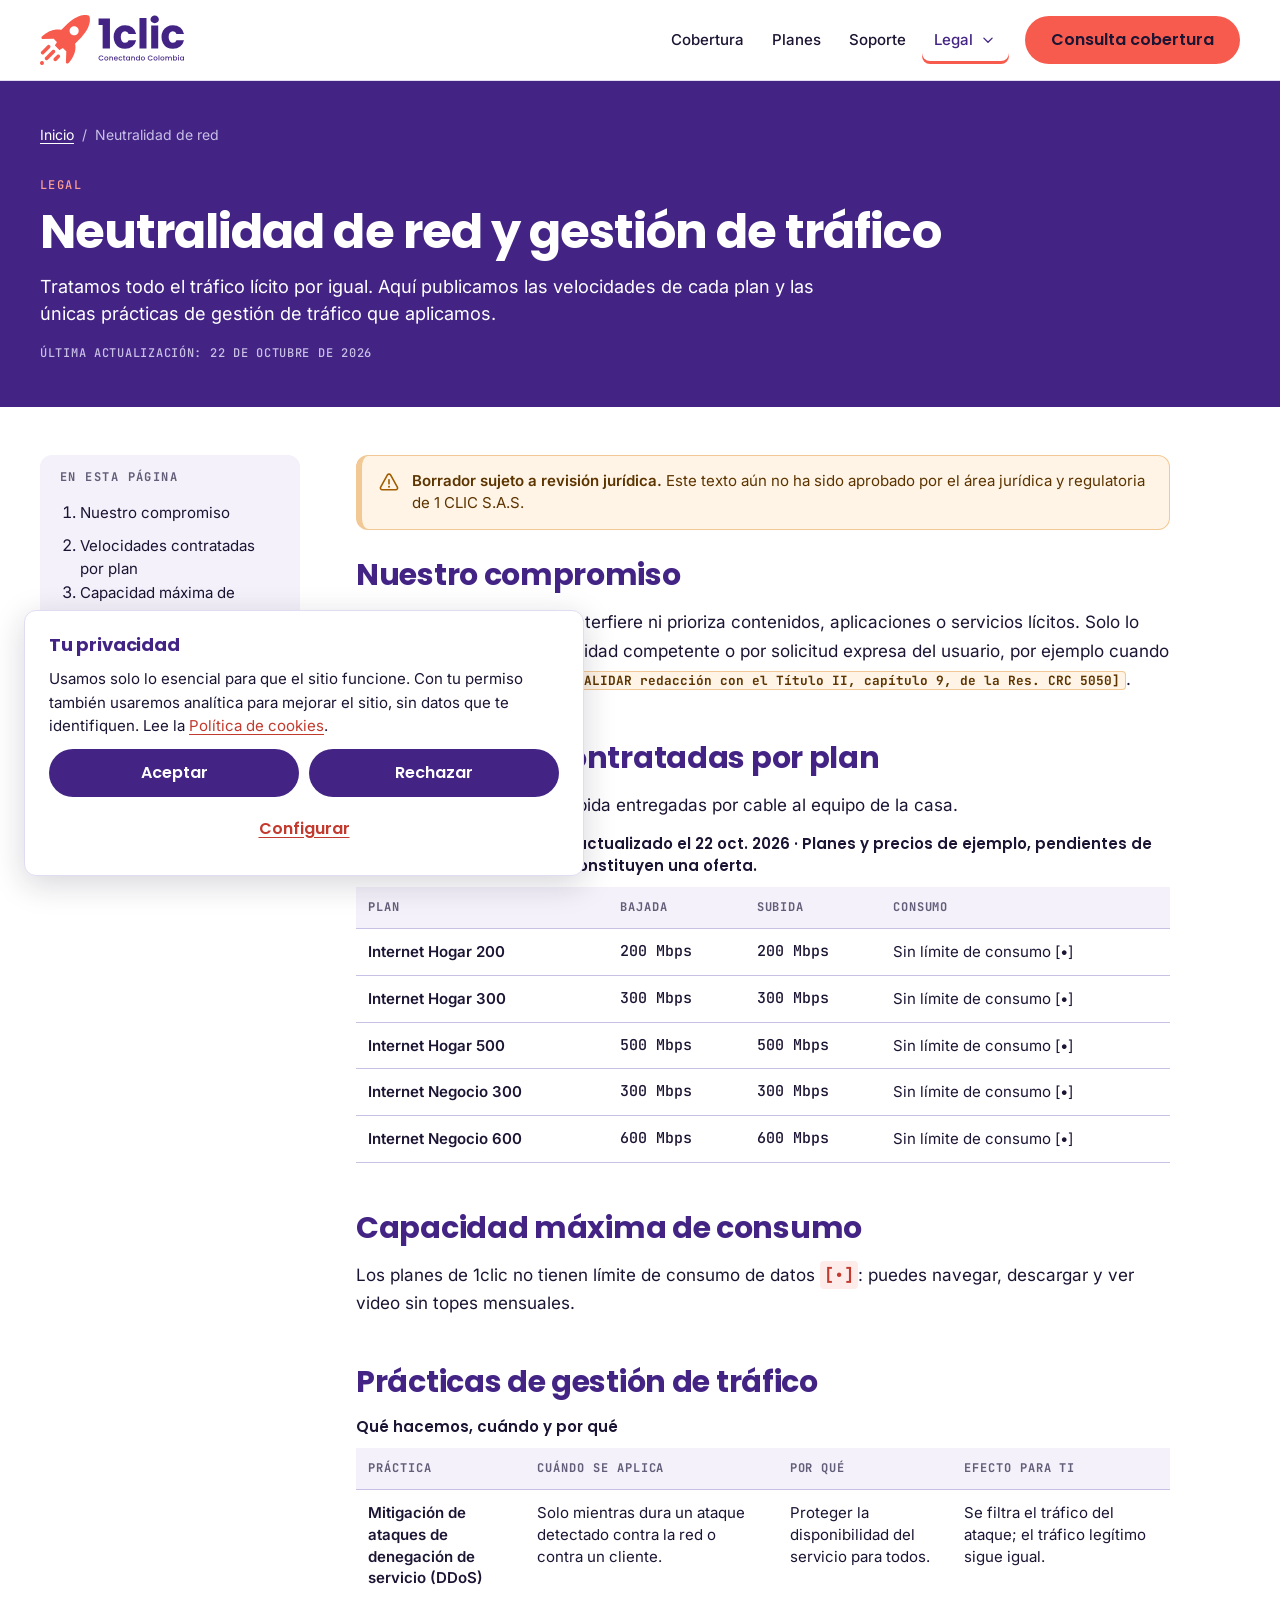
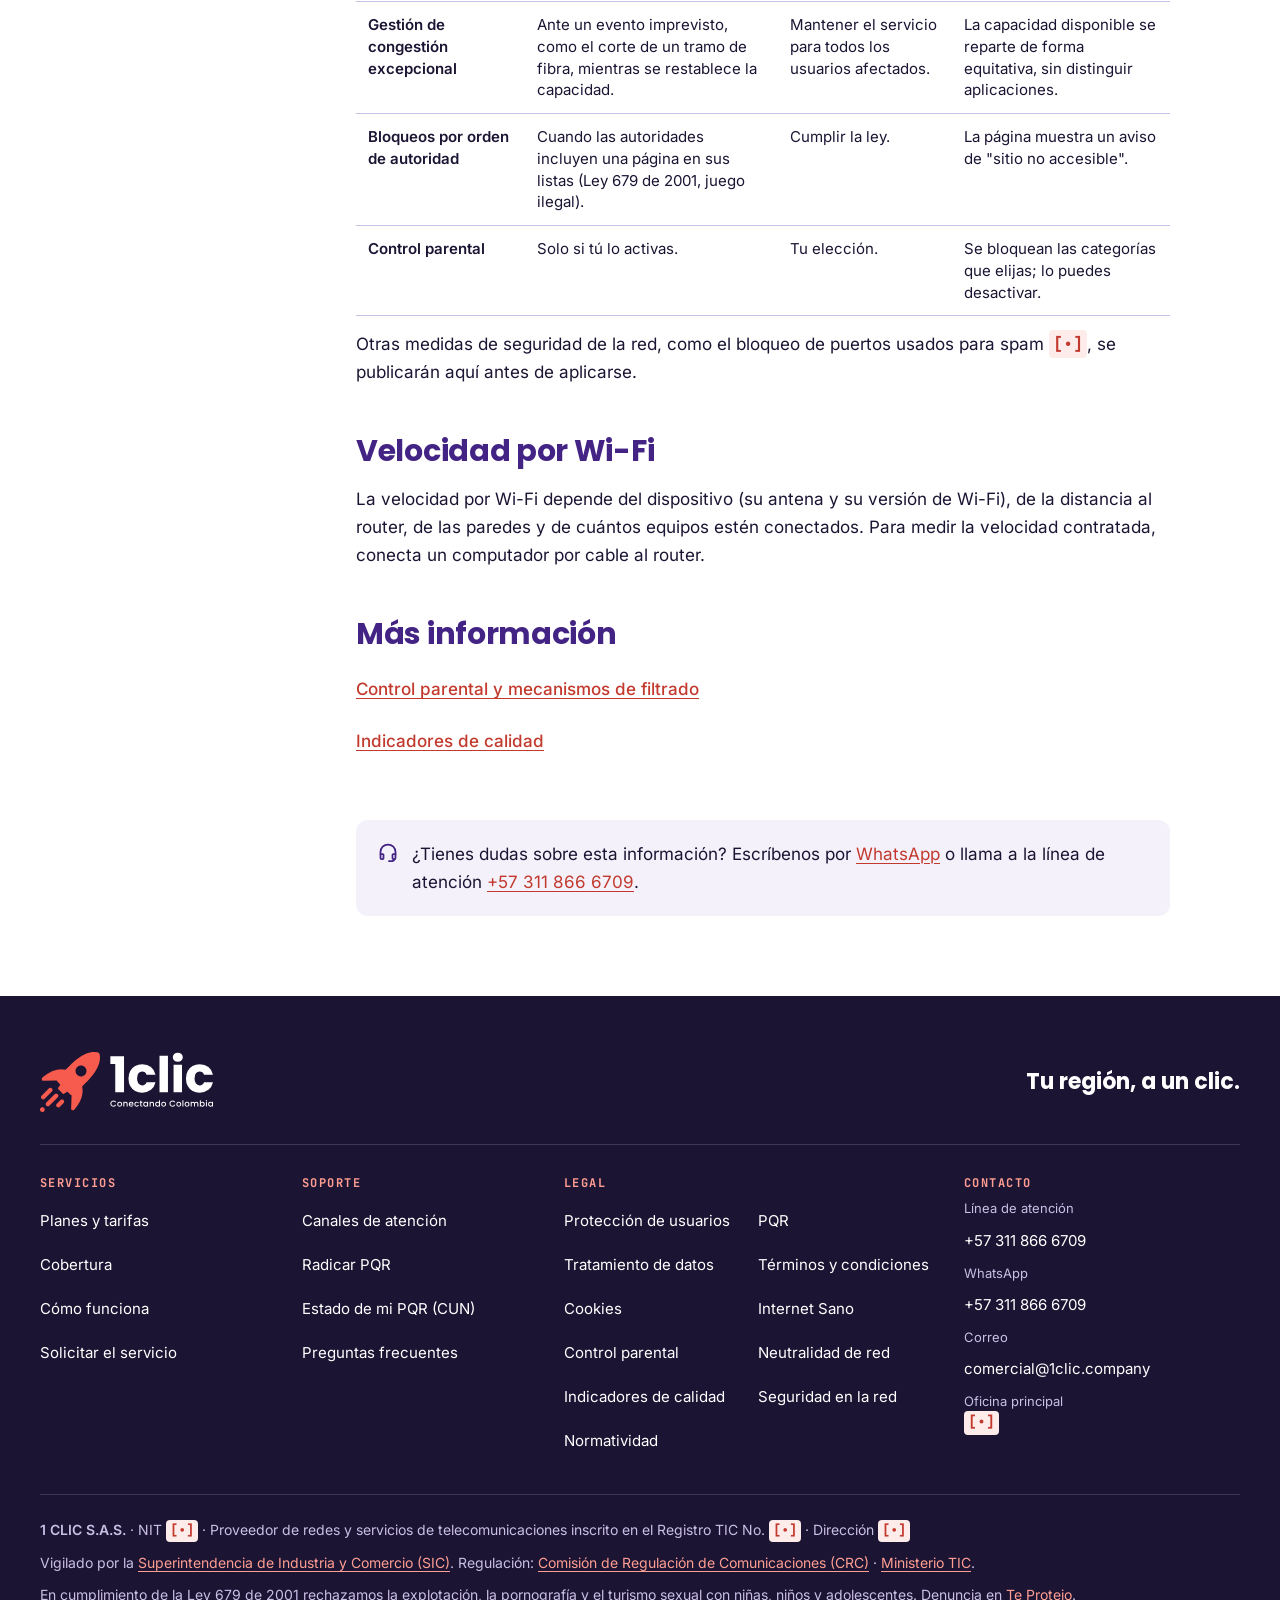
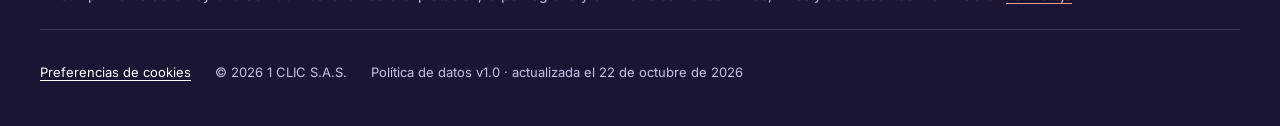
<file: legal/neutralidad-red.html>
<!doctype html>
<html lang="es-CO">
<head>
  <meta charset="utf-8">
  <meta name="viewport" content="width=device-width, initial-scale=1">
  <title>Neutralidad de red y gestión de tráfico | 1clic internet</title>
  <meta name="description" content="Velocidades contratadas de subida y bajada de cada plan de 1clic, límites de consumo y prácticas de gestión de tráfico: qué hacemos, cuándo y por qué.">
  <link rel="canonical" href="https://1clic.company/legal/neutralidad-red.html">
  <meta name="robots" content="index, follow">
  <meta name="theme-color" content="#432485">
  <meta name="format-detection" content="telephone=no">

  <!-- Fuentes: solo se precargan Poppins 700 (titulares) e Inter 400 (texto). -->
  <link rel="preload" href="/assets/fonts/poppins-latin-700-normal.woff2" as="font" type="font/woff2" crossorigin>
  <link rel="preload" href="/assets/fonts/inter-latin-400-normal.woff2" as="font" type="font/woff2" crossorigin>
  <link rel="stylesheet" href="/assets/css/styles.css?v=1.0.0">

  <!-- Íconos y manifiesto (fondo Morado, cohete Coral; compacto ≤ 24 px) -->
  <link rel="icon" href="/favicon.ico" sizes="32x32">
  <link rel="icon" href="/assets/img/icon.svg" type="image/svg+xml">
  <link rel="apple-touch-icon" href="/assets/img/apple-touch-icon-180x180.png">
  <link rel="manifest" href="/site.webmanifest">

  <!-- Open Graph y Twitter Card -->
  <meta property="og:type" content="website">
  <meta property="og:locale" content="es_CO">
  <meta property="og:site_name" content="1clic">
  <meta property="og:title" content="Neutralidad de red y gestión de tráfico | 1clic internet">
  <meta property="og:description" content="Velocidades contratadas de subida y bajada de cada plan de 1clic, límites de consumo y prácticas de gestión de tráfico: qué hacemos, cuándo y por qué.">
  <meta property="og:url" content="https://1clic.company/legal/neutralidad-red.html">
  <meta property="og:image" content="https://1clic.company/assets/img/og-image.png">
  <meta property="og:image:width" content="1200">
  <meta property="og:image:height" content="630">
  <meta property="og:image:alt" content="1clic · Conectando Colombia. Fibra óptica hasta tu casa, en tu región.">
  <meta name="twitter:card" content="summary_large_image">
  <meta name="twitter:title" content="Neutralidad de red y gestión de tráfico | 1clic internet">
  <meta name="twitter:description" content="Velocidades contratadas de subida y bajada de cada plan de 1clic, límites de consumo y prácticas de gestión de tráfico: qué hacemos, cuándo y por qué.">
  <meta name="twitter:image" content="https://1clic.company/assets/img/og-image.png">

  <!-- JS: config → app. Con defer no bloquean el render; el sitio funciona sin JS. -->
  <script src="/assets/js/config.js?v=1.0.0" defer></script>
  <script src="/assets/js/app.js?v=1.0.0" defer></script>
  <!-- Datos estructurados (JSON-LD). Son bloques de datos, no scripts ejecutables: la CSP no los bloquea. -->
  <script type="application/ld+json">
{
    "@context": "https://schema.org",
    "@type": "BreadcrumbList",
    "itemListElement": [
      {
        "@type": "ListItem",
        "position": 1,
        "name": "Inicio",
        "item": "https://1clic.company/"
      },
      {
        "@type": "ListItem",
        "position": 2,
        "name": "Neutralidad de red",
        "item": "https://1clic.company/legal/neutralidad-red.html"
      }
    ]
  }
  </script>
</head>
<body>
  <a class="skip-link" href="#contenido">Saltar al contenido</a>

  <!-- ===================== 7.1 ENCABEZADO FIJO ===================== -->
  <header class="site-header" id="encabezado">
    <div class="container header-inner">
      <a class="marca" href="/">
        <picture>
          <source media="(max-width: 359.98px)" srcset="/assets/img/1clic_Horizontal_Simple_Color.svg" width="104" height="32">
          <img src="/assets/img/1clic_Horizontal_Color.svg" alt="1clic, Conectando Colombia: inicio" width="145" height="50">
        </picture>
      </a>

      <!-- Sin JS es un enlace al menú del pie; app.js lo convierte en el botón del menú móvil. -->
      <a class="nav-toggle" id="nav-toggle" href="#menu-pie">
        <svg class="icon" aria-hidden="true" focusable="false"><use href="/assets/img/icons.svg#i-menu"/></svg>
        <span class="nav-toggle-texto">Menú</span>
      </a>

      <nav class="site-nav" id="menu-principal" aria-label="Principal">
        <ul class="nav-lista">
          <li><a class="nav-enlace" href="/#cobertura">Cobertura</a></li>
          <li><a class="nav-enlace" href="/#planes">Planes</a></li>
          <li><a class="nav-enlace" href="/#soporte">Soporte</a></li>
          <li class="nav-legal">
            <!-- <details> funciona sin JS; app.js añade cierre con Esc y al hacer clic afuera. -->
            <details class="nav-desplegable">
              <summary class="nav-enlace is-activo">Legal <svg class="icon icon-chevron" aria-hidden="true" focusable="false"><use href="/assets/img/icons.svg#i-chevron"/></svg></summary>
              <ul class="desplegable-panel">
                <li><a href="/legal/proteccion-usuarios.html">
                  <span class="dd-titulo">Protección de usuarios</span>
                  <span class="dd-desc">Derechos, deberes, contratos, tarifas y PQR.</span>
                </a></li>
                <li><a href="/legal/pqr.html">
                  <span class="dd-titulo">PQR</span>
                  <span class="dd-desc">Radica y consulta peticiones, quejas y recursos.</span>
                </a></li>
                <li><a href="/legal/tratamiento-datos.html">
                  <span class="dd-titulo">Tratamiento de datos</span>
                  <span class="dd-desc">Política de datos personales y aviso de privacidad.</span>
                </a></li>
                <li><a href="/legal/terminos-condiciones.html">
                  <span class="dd-titulo">Términos y condiciones</span>
                  <span class="dd-desc">Uso del sitio y condiciones de las ofertas.</span>
                </a></li>
                <li><a href="/legal/cookies.html">
                  <span class="dd-titulo">Cookies</span>
                  <span class="dd-desc">Qué usamos y cómo cambiar tus preferencias.</span>
                </a></li>
                <li><a href="/legal/internet-sano.html">
                  <span class="dd-titulo">Internet Sano</span>
                  <span class="dd-desc">Ley 679 de 2001 y denuncia en Te Protejo.</span>
                </a></li>
                <li><a href="/legal/control-parental.html">
                  <span class="dd-titulo">Control parental</span>
                  <span class="dd-desc">Mecanismos de filtrado: actívalos y desactívalos.</span>
                </a></li>
                <li><a href="/legal/neutralidad-red.html" aria-current="page">
                  <span class="dd-titulo">Neutralidad de red</span>
                  <span class="dd-desc">Velocidades y prácticas de gestión de tráfico.</span>
                </a></li>
                <li><a href="/legal/indicadores-calidad.html">
                  <span class="dd-titulo">Indicadores de calidad</span>
                  <span class="dd-desc">Indicadores medidos, con periodo y fuente.</span>
                </a></li>
                <li><a href="/legal/seguridad-red.html">
                  <span class="dd-titulo">Seguridad en la red</span>
                  <span class="dd-desc">Recomendaciones y reporte de incidentes.</span>
                </a></li>
                <li><a href="/legal/normatividad.html">
                  <span class="dd-titulo">Normatividad</span>
                  <span class="dd-desc">Leyes y entidades que regulan el servicio.</span>
                </a></li>
              </ul>
            </details>
          </li>
          <li class="nav-cta"><a class="btn btn-primario" href="/#cobertura">Consulta cobertura</a></li>
        </ul>
      </nav>
    </div>
    <!-- Barra de incidentes activos (estado-servicio.json). La inserta app.js sin mover el contenido. -->
    <div class="barra-estado" id="barra-estado" hidden></div>
  </header>

  <main id="contenido" tabindex="-1" class="pagina-legal">
    <div class="legal-cabecera">
      <div class="container">
        <nav class="migas" aria-label="Ruta de navegación">
          <ol>
            <li><a href="/">Inicio</a></li>
            <li><span aria-current="page">Neutralidad de red</span></li>
          </ol>
        </nav>
        <p class="eyebrow eyebrow-oscuro">Legal</p>
        <h1>Neutralidad de red y gestión de tráfico</h1>
        <p class="lead">Tratamos todo el tráfico lícito por igual. Aquí publicamos las velocidades de cada plan y las únicas prácticas de gestión de tráfico que aplicamos.</p>
        <p class="legal-meta"><span>Última actualización: <time datetime="2026-10-22">22 de octubre de 2026</time></span></p>
      </div>
    </div>

    <div class="container legal-layout">
      <nav class="legal-indice" aria-labelledby="indice-titulo">
        <h2 class="legal-indice-titulo" id="indice-titulo">En esta página</h2>
        <ol>
          <li><a href="#compromiso">Nuestro compromiso</a></li>
          <li><a href="#velocidades">Velocidades contratadas por plan</a></li>
          <li><a href="#consumo">Capacidad máxima de consumo</a></li>
          <li><a href="#gestion">Prácticas de gestión de tráfico</a></li>
          <li><a href="#wifi">Velocidad por Wi-Fi</a></li>
          <li><a href="#relacionados">Más información</a></li>
        </ol>
      </nav>

      <article class="legal-contenido">
        <!-- Aviso de borrador: lo oculta app.js cuando CONFIG.legal.borrador = false. Al aprobar, bórralo también del HTML. -->
        <p class="aviso aviso-borrador" data-legal-borrador role="note"><svg class="icon" aria-hidden="true" focusable="false"><use href="/assets/img/icons.svg#i-alerta"/></svg><span><strong>Borrador sujeto a revisión jurídica.</strong> Este texto aún no ha sido aprobado por el área jurídica y regulatoria de 1 CLIC S.A.S.</span></p>

        <section class="legal-seccion" id="compromiso" aria-labelledby="compromiso-titulo">
          <h2 id="compromiso-titulo">Nuestro compromiso</h2>
          <p>1clic no bloquea, degrada, interfiere ni prioriza contenidos, aplicaciones o servicios lícitos. Solo lo hacemos por orden de autoridad competente o por solicitud expresa del usuario, por ejemplo cuando activa el control parental <mark class="validar">[VALIDAR redacción con el Título II, capítulo 9, de la Res. CRC 5050]</mark>.</p>
        </section>
        <section class="legal-seccion" id="velocidades" aria-labelledby="velocidades-titulo">
          <h2 id="velocidades-titulo">Velocidades contratadas por plan</h2>
          <p>Velocidades de bajada y subida entregadas por cable al equipo de la casa.</p>
<div class="tabla-contenedor" data-tabla-velocidades aria-live="polite"></div>
<noscript><p>Para ver la tabla activa JavaScript o consulta los <a href="/#planes">planes</a>.</p></noscript>
        </section>
        <section class="legal-seccion" id="consumo" aria-labelledby="consumo-titulo">
          <h2 id="consumo-titulo">Capacidad máxima de consumo</h2>
          <p>Los planes de 1clic no tienen límite de consumo de datos <span class="pendiente">[•]</span>: puedes navegar, descargar y ver video sin topes mensuales.</p>
        </section>
        <section class="legal-seccion" id="gestion" aria-labelledby="gestion-titulo">
          <h2 id="gestion-titulo">Prácticas de gestión de tráfico</h2>
          <div class="tabla-contenedor">
<table class="tabla">
  <caption>Qué hacemos, cuándo y por qué</caption>
  <thead><tr><th scope="col">Práctica</th><th scope="col">Cuándo se aplica</th><th scope="col">Por qué</th><th scope="col">Efecto para ti</th></tr></thead>
  <tbody>
    <tr><th scope="row">Mitigación de ataques de denegación de servicio (DDoS)</th><td>Solo mientras dura un ataque detectado contra la red o contra un cliente.</td><td>Proteger la disponibilidad del servicio para todos.</td><td>Se filtra el tráfico del ataque; el tráfico legítimo sigue igual.</td></tr>
    <tr><th scope="row">Gestión de congestión excepcional</th><td>Ante un evento imprevisto, como el corte de un tramo de fibra, mientras se restablece la capacidad.</td><td>Mantener el servicio para todos los usuarios afectados.</td><td>La capacidad disponible se reparte de forma equitativa, sin distinguir aplicaciones.</td></tr>
    <tr><th scope="row">Bloqueos por orden de autoridad</th><td>Cuando las autoridades incluyen una página en sus listas (Ley 679 de 2001, juego ilegal).</td><td>Cumplir la ley.</td><td>La página muestra un aviso de "sitio no accesible".</td></tr>
    <tr><th scope="row">Control parental</th><td>Solo si tú lo activas.</td><td>Tu elección.</td><td>Se bloquean las categorías que elijas; lo puedes desactivar.</td></tr>
  </tbody>
</table>
</div>
<p>Otras medidas de seguridad de la red, como el bloqueo de puertos usados para spam <span class="pendiente">[•]</span>, se publicarán aquí antes de aplicarse.</p>
        </section>
        <section class="legal-seccion" id="wifi" aria-labelledby="wifi-titulo">
          <h2 id="wifi-titulo">Velocidad por Wi-Fi</h2>
          <p>La velocidad por Wi-Fi depende del dispositivo (su antena y su versión de Wi-Fi), de la distancia al router, de las paredes y de cuántos equipos estén conectados. Para medir la velocidad contratada, conecta un computador por cable al router.</p>
        </section>
        <section class="legal-seccion" id="relacionados" aria-labelledby="relacionados-titulo">
          <h2 id="relacionados-titulo">Más información</h2>
          <ul class="lista-enlaces">
  <li><a href="/legal/control-parental.html">Control parental y mecanismos de filtrado</a></li>
  <li><a href="/legal/indicadores-calidad.html">Indicadores de calidad</a></li>
</ul>
        </section>

        <aside class="legal-ayuda" aria-label="Ayuda">
          <p><svg class="icon" aria-hidden="true" focusable="false"><use href="/assets/img/icons.svg#i-soporte"/></svg><span>¿Tienes dudas sobre esta información? Escríbenos por <a href="https://wa.me/573118666709" data-wa="general" data-origen="legal" rel="noopener noreferrer">WhatsApp</a> o llama a la <span data-config="contacto.linea.nombre">línea de atención</span> <a href="tel:+573118666709" data-contacto="linea">+57 311 866 6709</a>.</span></p>
        </aside>
      </article>
    </div>
  </main>

  <!-- ===================== 7.12 PIE DE PÁGINA ===================== -->
  <footer class="site-footer" id="pie">
    <div class="container">
      <div class="pie-marca">
        <a href="/" class="pie-logo"><img src="/assets/img/1clic_Horizontal_Inverso.svg" alt="1clic, Conectando Colombia: inicio" width="174" height="60" loading="lazy" decoding="async"></a>
        <p class="pie-eslogan">Tu región, a un clic.</p>
      </div>

      <nav class="pie-nav" id="menu-pie" aria-label="Pie de página">
        <div class="pie-col">
          <h2 class="pie-titulo">Servicios</h2>
          <ul>
            <li><a href="/#planes">Planes y tarifas</a></li>
            <li><a href="/#cobertura">Cobertura</a></li>
            <li><a href="/#instalacion">Cómo funciona</a></li>
            <li><a href="/#contacto">Solicitar el servicio</a></li>
          </ul>
        </div>
        <div class="pie-col">
          <h2 class="pie-titulo">Soporte</h2>
          <ul>
            <li><a href="/#soporte">Canales de atención</a></li>
            <li><a href="/legal/pqr.html" data-evento="pqr_open">Radicar PQR</a></li>
            <li><a href="/legal/pqr.html#consulta-cun">Estado de mi PQR (CUN)</a></li>
            <li><a href="/#faq">Preguntas frecuentes</a></li>
          </ul>
        </div>
        <div class="pie-col pie-col-legal">
          <h2 class="pie-titulo">Legal</h2>
          <ul>
              <li><a href="/legal/proteccion-usuarios.html">Protección de usuarios</a></li>
              <li><a href="/legal/pqr.html">PQR</a></li>
              <li><a href="/legal/tratamiento-datos.html">Tratamiento de datos</a></li>
              <li><a href="/legal/terminos-condiciones.html">Términos y condiciones</a></li>
              <li><a href="/legal/cookies.html">Cookies</a></li>
              <li><a href="/legal/internet-sano.html">Internet Sano</a></li>
              <li><a href="/legal/control-parental.html">Control parental</a></li>
              <li><a href="/legal/neutralidad-red.html">Neutralidad de red</a></li>
              <li><a href="/legal/indicadores-calidad.html">Indicadores de calidad</a></li>
              <li><a href="/legal/seguridad-red.html">Seguridad en la red</a></li>
              <li><a href="/legal/normatividad.html">Normatividad</a></li>
          </ul>
        </div>
        <div class="pie-col">
          <h2 class="pie-titulo">Contacto</h2>
          <ul class="pie-contacto">
            <li><span class="pie-etiqueta" data-config="contacto.linea.titulo">Línea de atención</span> <a href="tel:+573118666709" data-contacto="linea">+57 311 866 6709</a></li>
            <li><span class="pie-etiqueta">WhatsApp</span> <a href="https://wa.me/573118666709" data-wa="general" data-origen="pie" rel="noopener noreferrer"><span data-config="contacto.whatsapp.texto">+57 311 866 6709</span></a></li>
            <li><span class="pie-etiqueta">Correo</span> <a href="mailto:comercial@1clic.company" data-correo="soporte">comercial@1clic.company</a></li>
            <li><span class="pie-etiqueta">Oficina principal</span> <span data-config="contacto.oficinaPrincipal.direccion">[•]</span></li>
          </ul>
          <!-- Redes: se muestran solo si existen en config.js (nunca enlaces a "#"). -->
          <ul class="pie-redes" data-redes hidden></ul>
        </div>
      </nav>

      <div class="pie-legal">
        <p><strong>1 CLIC S.A.S.</strong> · NIT <span data-config="empresa.nit">[•]</span> · Proveedor de redes y servicios de telecomunicaciones inscrito en el Registro TIC No. <span data-config="empresa.registroTic">[•]</span> · Dirección <span data-config="empresa.direccion">[•]</span></p>
        <p>Vigilado por la <a href="https://www.sic.gov.co" rel="noopener noreferrer">Superintendencia de Industria y Comercio (SIC)</a>. Regulación: <a href="https://www.crcom.gov.co" rel="noopener noreferrer">Comisión de Regulación de Comunicaciones (CRC)</a> · <a href="https://www.mintic.gov.co" rel="noopener noreferrer">Ministerio TIC</a>.</p>
        <p>En cumplimiento de la Ley 679 de 2001 rechazamos la explotación, la pornografía y el turismo sexual con niñas, niños y adolescentes. Denuncia en <a href="https://www.teprotejo.org" rel="noopener noreferrer">Te Protejo</a>.</p>
      </div>

      <div class="pie-final">
        <a href="/legal/cookies.html#preferencias" data-abrir-cookies>Preferencias de cookies</a>
        <span>© 2026 1 CLIC S.A.S.</span>
        <span>Política de datos v1.0 · actualizada el 22 de octubre de 2026</span>
      </div>
    </div>
  </footer>
</body>
</html>
</file>
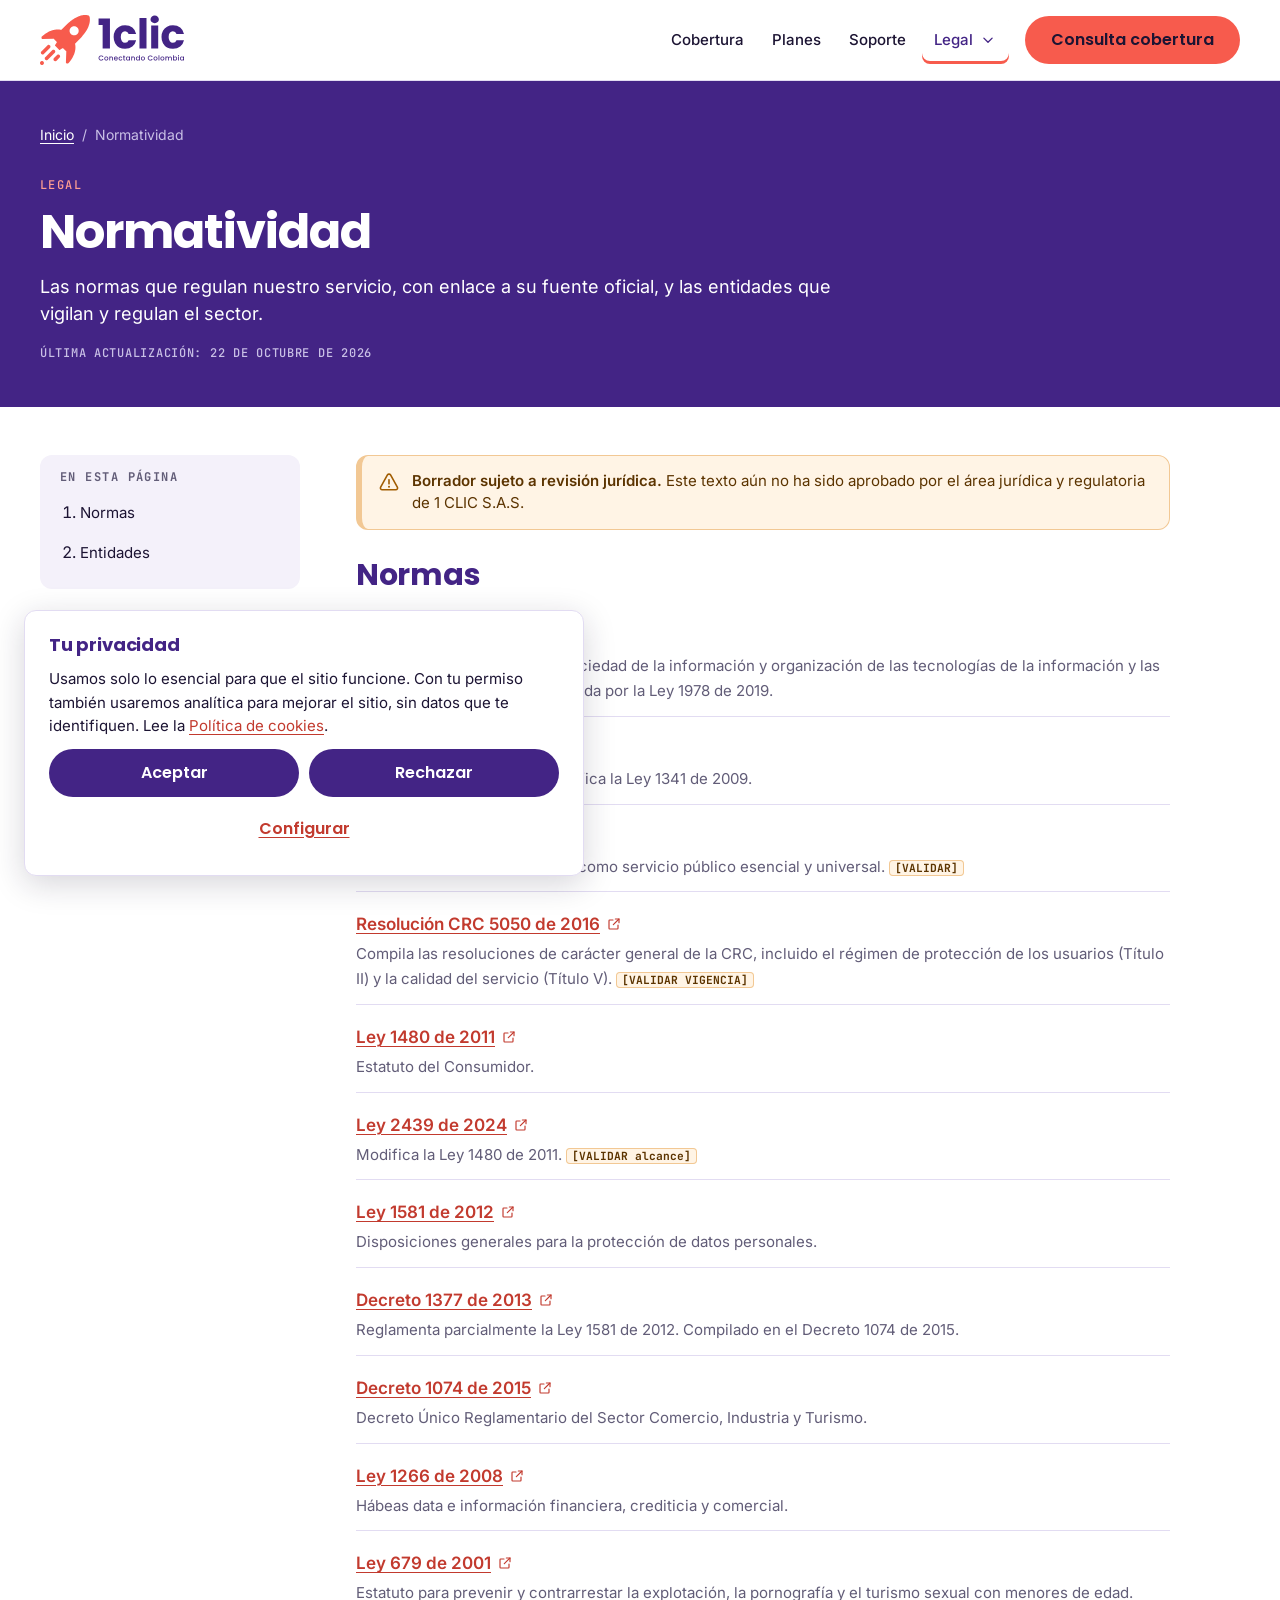
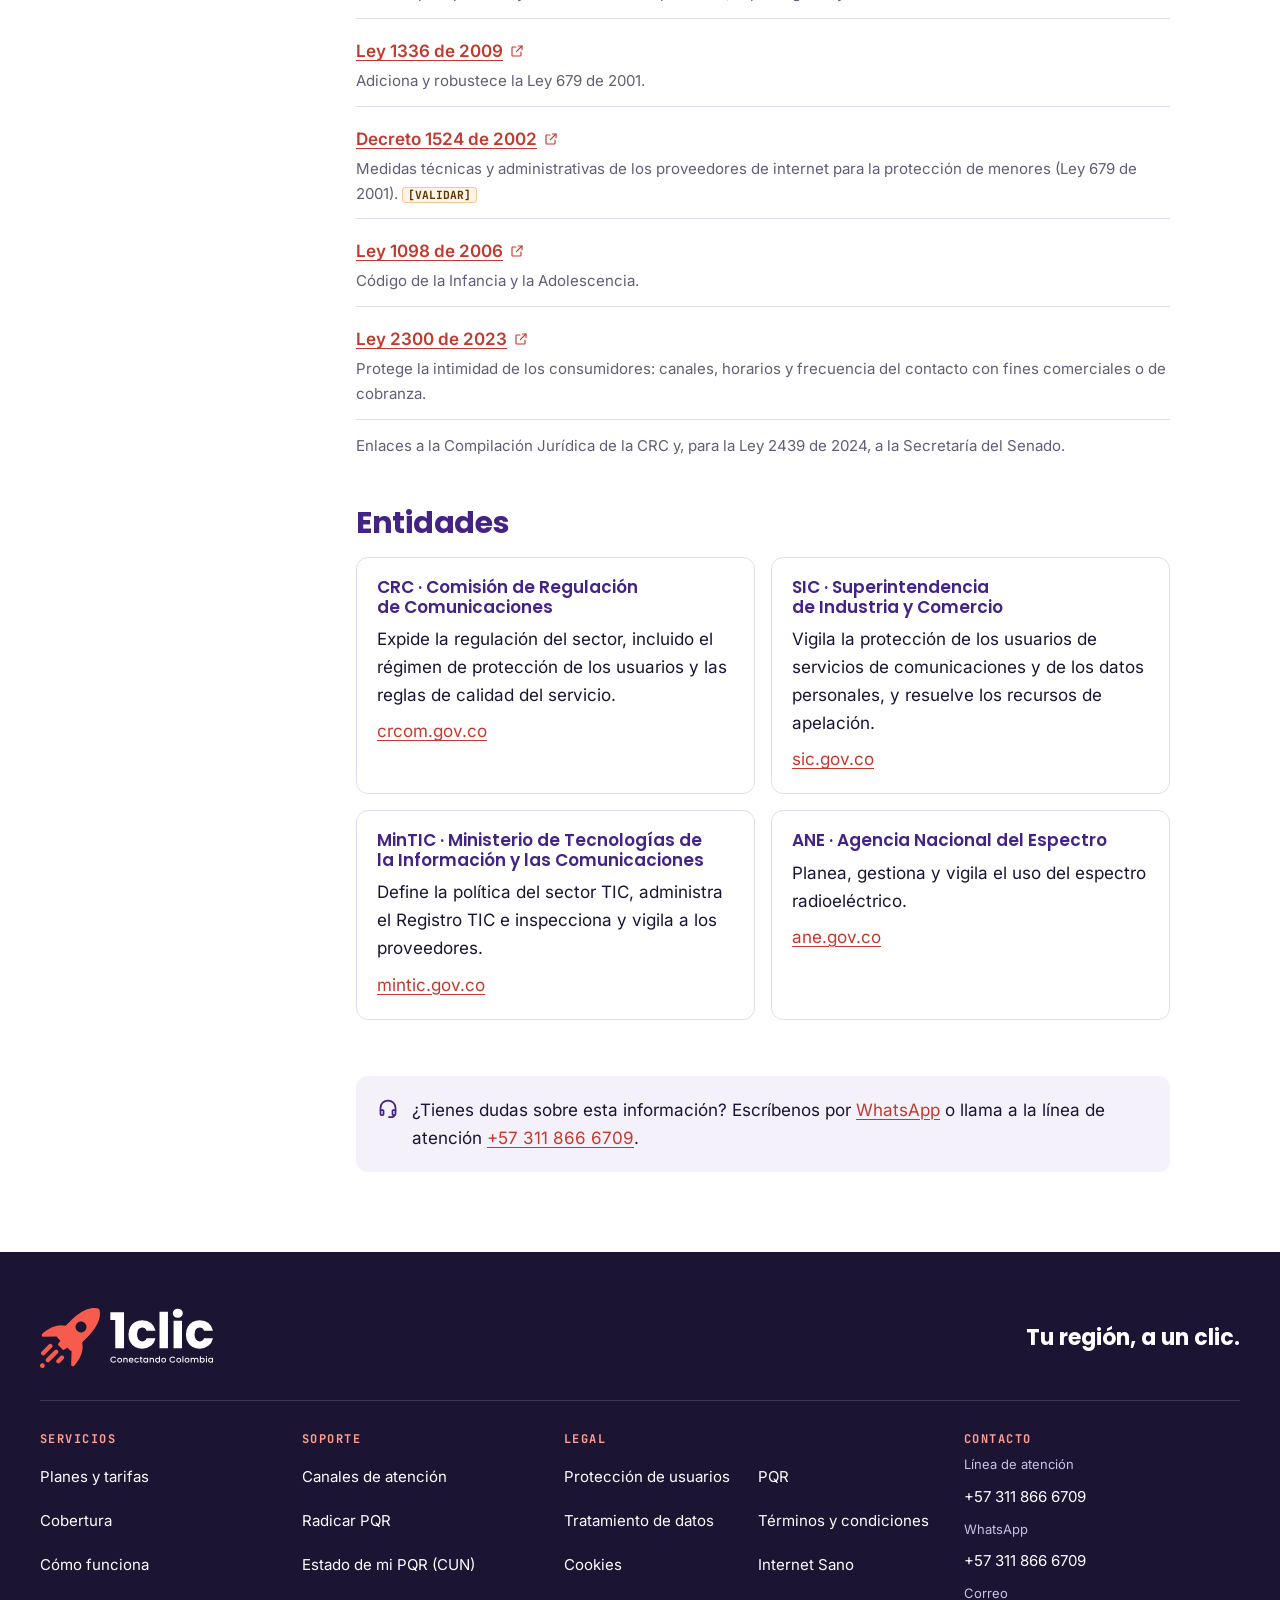
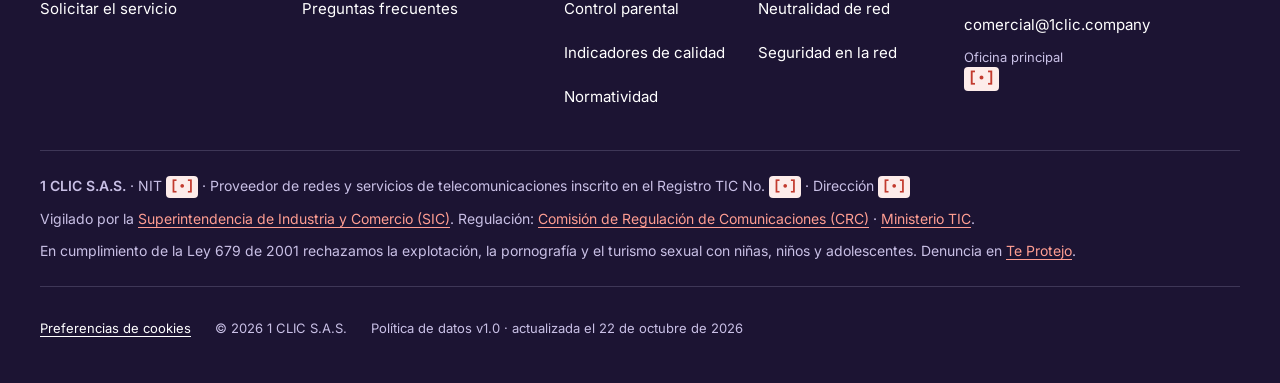
<file: legal/normatividad.html>
<!doctype html>
<html lang="es-CO">
<head>
  <meta charset="utf-8">
  <meta name="viewport" content="width=device-width, initial-scale=1">
  <title>Normatividad TIC y entidades de control en Colombia | 1clic</title>
  <meta name="description" content="Leyes, decretos y resoluciones que regulan el internet de 1clic, con enlace a la fuente oficial, y las funciones de la CRC, la SIC, el MinTIC y la ANE.">
  <link rel="canonical" href="https://1clic.company/legal/normatividad.html">
  <meta name="robots" content="index, follow">
  <meta name="theme-color" content="#432485">
  <meta name="format-detection" content="telephone=no">

  <!-- Fuentes: solo se precargan Poppins 700 (titulares) e Inter 400 (texto). -->
  <link rel="preload" href="/assets/fonts/poppins-latin-700-normal.woff2" as="font" type="font/woff2" crossorigin>
  <link rel="preload" href="/assets/fonts/inter-latin-400-normal.woff2" as="font" type="font/woff2" crossorigin>
  <link rel="stylesheet" href="/assets/css/styles.css?v=1.0.0">

  <!-- Íconos y manifiesto (fondo Morado, cohete Coral; compacto ≤ 24 px) -->
  <link rel="icon" href="/favicon.ico" sizes="32x32">
  <link rel="icon" href="/assets/img/icon.svg" type="image/svg+xml">
  <link rel="apple-touch-icon" href="/assets/img/apple-touch-icon-180x180.png">
  <link rel="manifest" href="/site.webmanifest">

  <!-- Open Graph y Twitter Card -->
  <meta property="og:type" content="website">
  <meta property="og:locale" content="es_CO">
  <meta property="og:site_name" content="1clic">
  <meta property="og:title" content="Normatividad TIC y entidades de control en Colombia | 1clic">
  <meta property="og:description" content="Leyes, decretos y resoluciones que regulan el internet de 1clic, con enlace a la fuente oficial, y las funciones de la CRC, la SIC, el MinTIC y la ANE.">
  <meta property="og:url" content="https://1clic.company/legal/normatividad.html">
  <meta property="og:image" content="https://1clic.company/assets/img/og-image.png">
  <meta property="og:image:width" content="1200">
  <meta property="og:image:height" content="630">
  <meta property="og:image:alt" content="1clic · Conectando Colombia. Fibra óptica hasta tu casa, en tu región.">
  <meta name="twitter:card" content="summary_large_image">
  <meta name="twitter:title" content="Normatividad TIC y entidades de control en Colombia | 1clic">
  <meta name="twitter:description" content="Leyes, decretos y resoluciones que regulan el internet de 1clic, con enlace a la fuente oficial, y las funciones de la CRC, la SIC, el MinTIC y la ANE.">
  <meta name="twitter:image" content="https://1clic.company/assets/img/og-image.png">

  <!-- JS: config → app. Con defer no bloquean el render; el sitio funciona sin JS. -->
  <script src="/assets/js/config.js?v=1.0.0" defer></script>
  <script src="/assets/js/app.js?v=1.0.0" defer></script>
  <!-- Datos estructurados (JSON-LD). Son bloques de datos, no scripts ejecutables: la CSP no los bloquea. -->
  <script type="application/ld+json">
{
    "@context": "https://schema.org",
    "@type": "BreadcrumbList",
    "itemListElement": [
      {
        "@type": "ListItem",
        "position": 1,
        "name": "Inicio",
        "item": "https://1clic.company/"
      },
      {
        "@type": "ListItem",
        "position": 2,
        "name": "Normatividad",
        "item": "https://1clic.company/legal/normatividad.html"
      }
    ]
  }
  </script>
</head>
<body>
  <a class="skip-link" href="#contenido">Saltar al contenido</a>

  <!-- ===================== 7.1 ENCABEZADO FIJO ===================== -->
  <header class="site-header" id="encabezado">
    <div class="container header-inner">
      <a class="marca" href="/">
        <picture>
          <source media="(max-width: 359.98px)" srcset="/assets/img/1clic_Horizontal_Simple_Color.svg" width="104" height="32">
          <img src="/assets/img/1clic_Horizontal_Color.svg" alt="1clic, Conectando Colombia: inicio" width="145" height="50">
        </picture>
      </a>

      <!-- Sin JS es un enlace al menú del pie; app.js lo convierte en el botón del menú móvil. -->
      <a class="nav-toggle" id="nav-toggle" href="#menu-pie">
        <svg class="icon" aria-hidden="true" focusable="false"><use href="/assets/img/icons.svg#i-menu"/></svg>
        <span class="nav-toggle-texto">Menú</span>
      </a>

      <nav class="site-nav" id="menu-principal" aria-label="Principal">
        <ul class="nav-lista">
          <li><a class="nav-enlace" href="/#cobertura">Cobertura</a></li>
          <li><a class="nav-enlace" href="/#planes">Planes</a></li>
          <li><a class="nav-enlace" href="/#soporte">Soporte</a></li>
          <li class="nav-legal">
            <!-- <details> funciona sin JS; app.js añade cierre con Esc y al hacer clic afuera. -->
            <details class="nav-desplegable">
              <summary class="nav-enlace is-activo">Legal <svg class="icon icon-chevron" aria-hidden="true" focusable="false"><use href="/assets/img/icons.svg#i-chevron"/></svg></summary>
              <ul class="desplegable-panel">
                <li><a href="/legal/proteccion-usuarios.html">
                  <span class="dd-titulo">Protección de usuarios</span>
                  <span class="dd-desc">Derechos, deberes, contratos, tarifas y PQR.</span>
                </a></li>
                <li><a href="/legal/pqr.html">
                  <span class="dd-titulo">PQR</span>
                  <span class="dd-desc">Radica y consulta peticiones, quejas y recursos.</span>
                </a></li>
                <li><a href="/legal/tratamiento-datos.html">
                  <span class="dd-titulo">Tratamiento de datos</span>
                  <span class="dd-desc">Política de datos personales y aviso de privacidad.</span>
                </a></li>
                <li><a href="/legal/terminos-condiciones.html">
                  <span class="dd-titulo">Términos y condiciones</span>
                  <span class="dd-desc">Uso del sitio y condiciones de las ofertas.</span>
                </a></li>
                <li><a href="/legal/cookies.html">
                  <span class="dd-titulo">Cookies</span>
                  <span class="dd-desc">Qué usamos y cómo cambiar tus preferencias.</span>
                </a></li>
                <li><a href="/legal/internet-sano.html">
                  <span class="dd-titulo">Internet Sano</span>
                  <span class="dd-desc">Ley 679 de 2001 y denuncia en Te Protejo.</span>
                </a></li>
                <li><a href="/legal/control-parental.html">
                  <span class="dd-titulo">Control parental</span>
                  <span class="dd-desc">Mecanismos de filtrado: actívalos y desactívalos.</span>
                </a></li>
                <li><a href="/legal/neutralidad-red.html">
                  <span class="dd-titulo">Neutralidad de red</span>
                  <span class="dd-desc">Velocidades y prácticas de gestión de tráfico.</span>
                </a></li>
                <li><a href="/legal/indicadores-calidad.html">
                  <span class="dd-titulo">Indicadores de calidad</span>
                  <span class="dd-desc">Indicadores medidos, con periodo y fuente.</span>
                </a></li>
                <li><a href="/legal/seguridad-red.html">
                  <span class="dd-titulo">Seguridad en la red</span>
                  <span class="dd-desc">Recomendaciones y reporte de incidentes.</span>
                </a></li>
                <li><a href="/legal/normatividad.html" aria-current="page">
                  <span class="dd-titulo">Normatividad</span>
                  <span class="dd-desc">Leyes y entidades que regulan el servicio.</span>
                </a></li>
              </ul>
            </details>
          </li>
          <li class="nav-cta"><a class="btn btn-primario" href="/#cobertura">Consulta cobertura</a></li>
        </ul>
      </nav>
    </div>
    <!-- Barra de incidentes activos (estado-servicio.json). La inserta app.js sin mover el contenido. -->
    <div class="barra-estado" id="barra-estado" hidden></div>
  </header>

  <main id="contenido" tabindex="-1" class="pagina-legal">
    <div class="legal-cabecera">
      <div class="container">
        <nav class="migas" aria-label="Ruta de navegación">
          <ol>
            <li><a href="/">Inicio</a></li>
            <li><span aria-current="page">Normatividad</span></li>
          </ol>
        </nav>
        <p class="eyebrow eyebrow-oscuro">Legal</p>
        <h1>Normatividad</h1>
        <p class="lead">Las normas que regulan nuestro servicio, con enlace a su fuente oficial, y las entidades que vigilan y regulan el sector.</p>
        <p class="legal-meta"><span>Última actualización: <time datetime="2026-10-22">22 de octubre de 2026</time></span></p>
      </div>
    </div>

    <div class="container legal-layout">
      <nav class="legal-indice" aria-labelledby="indice-titulo">
        <h2 class="legal-indice-titulo" id="indice-titulo">En esta página</h2>
        <ol>
          <li><a href="#normas">Normas</a></li>
          <li><a href="#entidades">Entidades</a></li>
        </ol>
      </nav>

      <article class="legal-contenido">
        <!-- Aviso de borrador: lo oculta app.js cuando CONFIG.legal.borrador = false. Al aprobar, bórralo también del HTML. -->
        <p class="aviso aviso-borrador" data-legal-borrador role="note"><svg class="icon" aria-hidden="true" focusable="false"><use href="/assets/img/icons.svg#i-alerta"/></svg><span><strong>Borrador sujeto a revisión jurídica.</strong> Este texto aún no ha sido aprobado por el área jurídica y regulatoria de 1 CLIC S.A.S.</span></p>

        <section class="legal-seccion" id="normas" aria-labelledby="normas-titulo">
          <h2 id="normas-titulo">Normas</h2>
          <ul class="lista-normas">
  <li><a href="https://normograma.crcom.gov.co/crc/compilacion/docs/ley_1341_2009.htm" rel="noopener noreferrer"><strong>Ley 1341 de 2009</strong><svg class="icon icon-sm" aria-hidden="true" focusable="false"><use href="/assets/img/icons.svg#i-externo"/></svg></a><span>Principios y conceptos de la sociedad de la información y organización de las tecnologías de la información y las comunicaciones (TIC). Modificada por la Ley 1978 de 2019. </span></li>
  <li><a href="https://normograma.crcom.gov.co/crc/compilacion/docs/ley_1978_2019.htm" rel="noopener noreferrer"><strong>Ley 1978 de 2019</strong><svg class="icon icon-sm" aria-hidden="true" focusable="false"><use href="/assets/img/icons.svg#i-externo"/></svg></a><span>Moderniza el sector TIC y modifica la Ley 1341 de 2009. </span></li>
  <li><a href="https://normograma.crcom.gov.co/crc/compilacion/docs/ley_2108_2021.htm" rel="noopener noreferrer"><strong>Ley 2108 de 2021</strong><svg class="icon icon-sm" aria-hidden="true" focusable="false"><use href="/assets/img/icons.svg#i-externo"/></svg></a><span>Reconoce el acceso a internet como servicio público esencial y universal. <mark class="validar">[VALIDAR]</mark></span></li>
  <li><a href="https://normograma.crcom.gov.co/crc/compilacion/docs/resolucion_crc_5050_2016.htm" rel="noopener noreferrer"><strong>Resolución CRC 5050 de 2016</strong><svg class="icon icon-sm" aria-hidden="true" focusable="false"><use href="/assets/img/icons.svg#i-externo"/></svg></a><span>Compila las resoluciones de carácter general de la CRC, incluido el régimen de protección de los usuarios (Título II) y la calidad del servicio (Título V). <mark class="validar">[VALIDAR VIGENCIA]</mark></span></li>
  <li><a href="https://normograma.crcom.gov.co/crc/compilacion/docs/ley_1480_2011.htm" rel="noopener noreferrer"><strong>Ley 1480 de 2011</strong><svg class="icon icon-sm" aria-hidden="true" focusable="false"><use href="/assets/img/icons.svg#i-externo"/></svg></a><span>Estatuto del Consumidor. </span></li>
  <li><a href="http://www.secretariasenado.gov.co/senado/basedoc/ley_2439_2024.html" rel="noopener noreferrer"><strong>Ley 2439 de 2024</strong><svg class="icon icon-sm" aria-hidden="true" focusable="false"><use href="/assets/img/icons.svg#i-externo"/></svg></a><span>Modifica la Ley 1480 de 2011. <mark class="validar">[VALIDAR alcance]</mark></span></li>
  <li><a href="https://normograma.crcom.gov.co/crc/compilacion/docs/ley_1581_2012.htm" rel="noopener noreferrer"><strong>Ley 1581 de 2012</strong><svg class="icon icon-sm" aria-hidden="true" focusable="false"><use href="/assets/img/icons.svg#i-externo"/></svg></a><span>Disposiciones generales para la protección de datos personales. </span></li>
  <li><a href="https://normograma.crcom.gov.co/crc/compilacion/docs/decreto_1377_2013.htm" rel="noopener noreferrer"><strong>Decreto 1377 de 2013</strong><svg class="icon icon-sm" aria-hidden="true" focusable="false"><use href="/assets/img/icons.svg#i-externo"/></svg></a><span>Reglamenta parcialmente la Ley 1581 de 2012. Compilado en el Decreto 1074 de 2015. </span></li>
  <li><a href="https://normograma.crcom.gov.co/crc/compilacion/docs/decreto_1074_2015.htm" rel="noopener noreferrer"><strong>Decreto 1074 de 2015</strong><svg class="icon icon-sm" aria-hidden="true" focusable="false"><use href="/assets/img/icons.svg#i-externo"/></svg></a><span>Decreto Único Reglamentario del Sector Comercio, Industria y Turismo. </span></li>
  <li><a href="https://normograma.crcom.gov.co/crc/compilacion/docs/ley_1266_2008.htm" rel="noopener noreferrer"><strong>Ley 1266 de 2008</strong><svg class="icon icon-sm" aria-hidden="true" focusable="false"><use href="/assets/img/icons.svg#i-externo"/></svg></a><span>Hábeas data e información financiera, crediticia y comercial. </span></li>
  <li><a href="https://normograma.crcom.gov.co/crc/compilacion/docs/ley_0679_2001.htm" rel="noopener noreferrer"><strong>Ley 679 de 2001</strong><svg class="icon icon-sm" aria-hidden="true" focusable="false"><use href="/assets/img/icons.svg#i-externo"/></svg></a><span>Estatuto para prevenir y contrarrestar la explotación, la pornografía y el turismo sexual con menores de edad. </span></li>
  <li><a href="https://normograma.crcom.gov.co/crc/compilacion/docs/ley_1336_2009.htm" rel="noopener noreferrer"><strong>Ley 1336 de 2009</strong><svg class="icon icon-sm" aria-hidden="true" focusable="false"><use href="/assets/img/icons.svg#i-externo"/></svg></a><span>Adiciona y robustece la Ley 679 de 2001. </span></li>
  <li><a href="https://normograma.crcom.gov.co/crc/compilacion/docs/decreto_1524_2002.htm" rel="noopener noreferrer"><strong>Decreto 1524 de 2002</strong><svg class="icon icon-sm" aria-hidden="true" focusable="false"><use href="/assets/img/icons.svg#i-externo"/></svg></a><span>Medidas técnicas y administrativas de los proveedores de internet para la protección de menores (Ley 679 de 2001). <mark class="validar">[VALIDAR]</mark></span></li>
  <li><a href="https://normograma.crcom.gov.co/crc/compilacion/docs/ley_1098_2006.htm" rel="noopener noreferrer"><strong>Ley 1098 de 2006</strong><svg class="icon icon-sm" aria-hidden="true" focusable="false"><use href="/assets/img/icons.svg#i-externo"/></svg></a><span>Código de la Infancia y la Adolescencia. </span></li>
  <li><a href="https://normograma.crcom.gov.co/crc/compilacion/docs/ley_2300_2023.htm" rel="noopener noreferrer"><strong>Ley 2300 de 2023</strong><svg class="icon icon-sm" aria-hidden="true" focusable="false"><use href="/assets/img/icons.svg#i-externo"/></svg></a><span>Protege la intimidad de los consumidores: canales, horarios y frecuencia del contacto con fines comerciales o de cobranza. </span></li>
</ul>
<p class="nota">Enlaces a la Compilación Jurídica de la CRC y, para la Ley 2439 de 2024, a la Secretaría del Senado.</p>
        </section>
        <section class="legal-seccion" id="entidades" aria-labelledby="entidades-titulo">
          <h2 id="entidades-titulo">Entidades</h2>
          <div class="entidades">
  <article class="entidad">
    <h3>CRC · Comisión de Regulación de Comunicaciones</h3>
    <p>Expide la regulación del sector, incluido el régimen de protección de los usuarios y las reglas de calidad del servicio.</p>
    <p><a href="https://www.crcom.gov.co" rel="noopener noreferrer">crcom.gov.co</a></p>
  </article>
  <article class="entidad">
    <h3>SIC · Superintendencia de Industria y Comercio</h3>
    <p>Vigila la protección de los usuarios de servicios de comunicaciones y de los datos personales, y resuelve los recursos de apelación.</p>
    <p><a href="https://www.sic.gov.co" rel="noopener noreferrer">sic.gov.co</a></p>
  </article>
  <article class="entidad">
    <h3>MinTIC · Ministerio de Tecnologías de la Información y las Comunicaciones</h3>
    <p>Define la política del sector TIC, administra el Registro TIC e inspecciona y vigila a los proveedores.</p>
    <p><a href="https://www.mintic.gov.co" rel="noopener noreferrer">mintic.gov.co</a></p>
  </article>
  <article class="entidad">
    <h3>ANE · Agencia Nacional del Espectro</h3>
    <p>Planea, gestiona y vigila el uso del espectro radioeléctrico.</p>
    <p><a href="https://www.ane.gov.co" rel="noopener noreferrer">ane.gov.co</a></p>
  </article>
</div>
        </section>

        <aside class="legal-ayuda" aria-label="Ayuda">
          <p><svg class="icon" aria-hidden="true" focusable="false"><use href="/assets/img/icons.svg#i-soporte"/></svg><span>¿Tienes dudas sobre esta información? Escríbenos por <a href="https://wa.me/573118666709" data-wa="general" data-origen="legal" rel="noopener noreferrer">WhatsApp</a> o llama a la <span data-config="contacto.linea.nombre">línea de atención</span> <a href="tel:+573118666709" data-contacto="linea">+57 311 866 6709</a>.</span></p>
        </aside>
      </article>
    </div>
  </main>

  <!-- ===================== 7.12 PIE DE PÁGINA ===================== -->
  <footer class="site-footer" id="pie">
    <div class="container">
      <div class="pie-marca">
        <a href="/" class="pie-logo"><img src="/assets/img/1clic_Horizontal_Inverso.svg" alt="1clic, Conectando Colombia: inicio" width="174" height="60" loading="lazy" decoding="async"></a>
        <p class="pie-eslogan">Tu región, a un clic.</p>
      </div>

      <nav class="pie-nav" id="menu-pie" aria-label="Pie de página">
        <div class="pie-col">
          <h2 class="pie-titulo">Servicios</h2>
          <ul>
            <li><a href="/#planes">Planes y tarifas</a></li>
            <li><a href="/#cobertura">Cobertura</a></li>
            <li><a href="/#instalacion">Cómo funciona</a></li>
            <li><a href="/#contacto">Solicitar el servicio</a></li>
          </ul>
        </div>
        <div class="pie-col">
          <h2 class="pie-titulo">Soporte</h2>
          <ul>
            <li><a href="/#soporte">Canales de atención</a></li>
            <li><a href="/legal/pqr.html" data-evento="pqr_open">Radicar PQR</a></li>
            <li><a href="/legal/pqr.html#consulta-cun">Estado de mi PQR (CUN)</a></li>
            <li><a href="/#faq">Preguntas frecuentes</a></li>
          </ul>
        </div>
        <div class="pie-col pie-col-legal">
          <h2 class="pie-titulo">Legal</h2>
          <ul>
              <li><a href="/legal/proteccion-usuarios.html">Protección de usuarios</a></li>
              <li><a href="/legal/pqr.html">PQR</a></li>
              <li><a href="/legal/tratamiento-datos.html">Tratamiento de datos</a></li>
              <li><a href="/legal/terminos-condiciones.html">Términos y condiciones</a></li>
              <li><a href="/legal/cookies.html">Cookies</a></li>
              <li><a href="/legal/internet-sano.html">Internet Sano</a></li>
              <li><a href="/legal/control-parental.html">Control parental</a></li>
              <li><a href="/legal/neutralidad-red.html">Neutralidad de red</a></li>
              <li><a href="/legal/indicadores-calidad.html">Indicadores de calidad</a></li>
              <li><a href="/legal/seguridad-red.html">Seguridad en la red</a></li>
              <li><a href="/legal/normatividad.html">Normatividad</a></li>
          </ul>
        </div>
        <div class="pie-col">
          <h2 class="pie-titulo">Contacto</h2>
          <ul class="pie-contacto">
            <li><span class="pie-etiqueta" data-config="contacto.linea.titulo">Línea de atención</span> <a href="tel:+573118666709" data-contacto="linea">+57 311 866 6709</a></li>
            <li><span class="pie-etiqueta">WhatsApp</span> <a href="https://wa.me/573118666709" data-wa="general" data-origen="pie" rel="noopener noreferrer"><span data-config="contacto.whatsapp.texto">+57 311 866 6709</span></a></li>
            <li><span class="pie-etiqueta">Correo</span> <a href="mailto:comercial@1clic.company" data-correo="soporte">comercial@1clic.company</a></li>
            <li><span class="pie-etiqueta">Oficina principal</span> <span data-config="contacto.oficinaPrincipal.direccion">[•]</span></li>
          </ul>
          <!-- Redes: se muestran solo si existen en config.js (nunca enlaces a "#"). -->
          <ul class="pie-redes" data-redes hidden></ul>
        </div>
      </nav>

      <div class="pie-legal">
        <p><strong>1 CLIC S.A.S.</strong> · NIT <span data-config="empresa.nit">[•]</span> · Proveedor de redes y servicios de telecomunicaciones inscrito en el Registro TIC No. <span data-config="empresa.registroTic">[•]</span> · Dirección <span data-config="empresa.direccion">[•]</span></p>
        <p>Vigilado por la <a href="https://www.sic.gov.co" rel="noopener noreferrer">Superintendencia de Industria y Comercio (SIC)</a>. Regulación: <a href="https://www.crcom.gov.co" rel="noopener noreferrer">Comisión de Regulación de Comunicaciones (CRC)</a> · <a href="https://www.mintic.gov.co" rel="noopener noreferrer">Ministerio TIC</a>.</p>
        <p>En cumplimiento de la Ley 679 de 2001 rechazamos la explotación, la pornografía y el turismo sexual con niñas, niños y adolescentes. Denuncia en <a href="https://www.teprotejo.org" rel="noopener noreferrer">Te Protejo</a>.</p>
      </div>

      <div class="pie-final">
        <a href="/legal/cookies.html#preferencias" data-abrir-cookies>Preferencias de cookies</a>
        <span>© 2026 1 CLIC S.A.S.</span>
        <span>Política de datos v1.0 · actualizada el 22 de octubre de 2026</span>
      </div>
    </div>
  </footer>
</body>
</html>
</file>
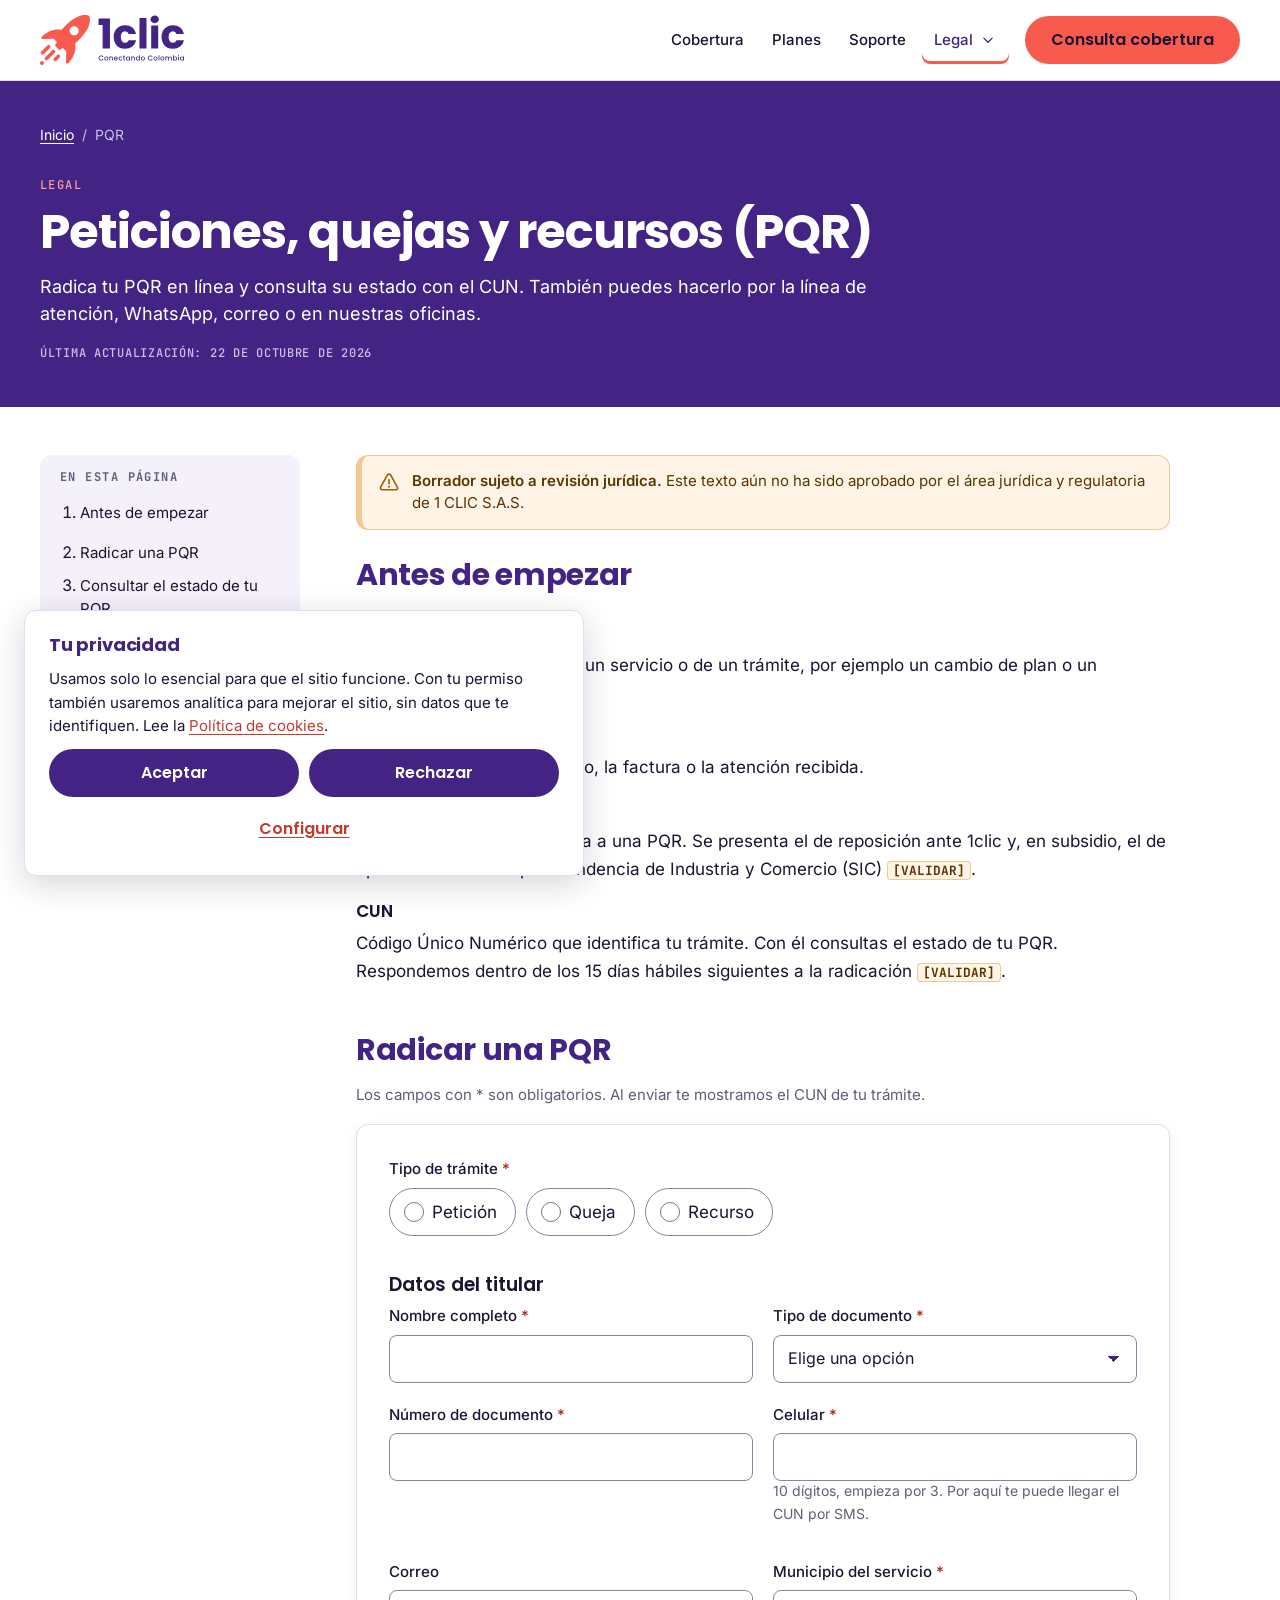
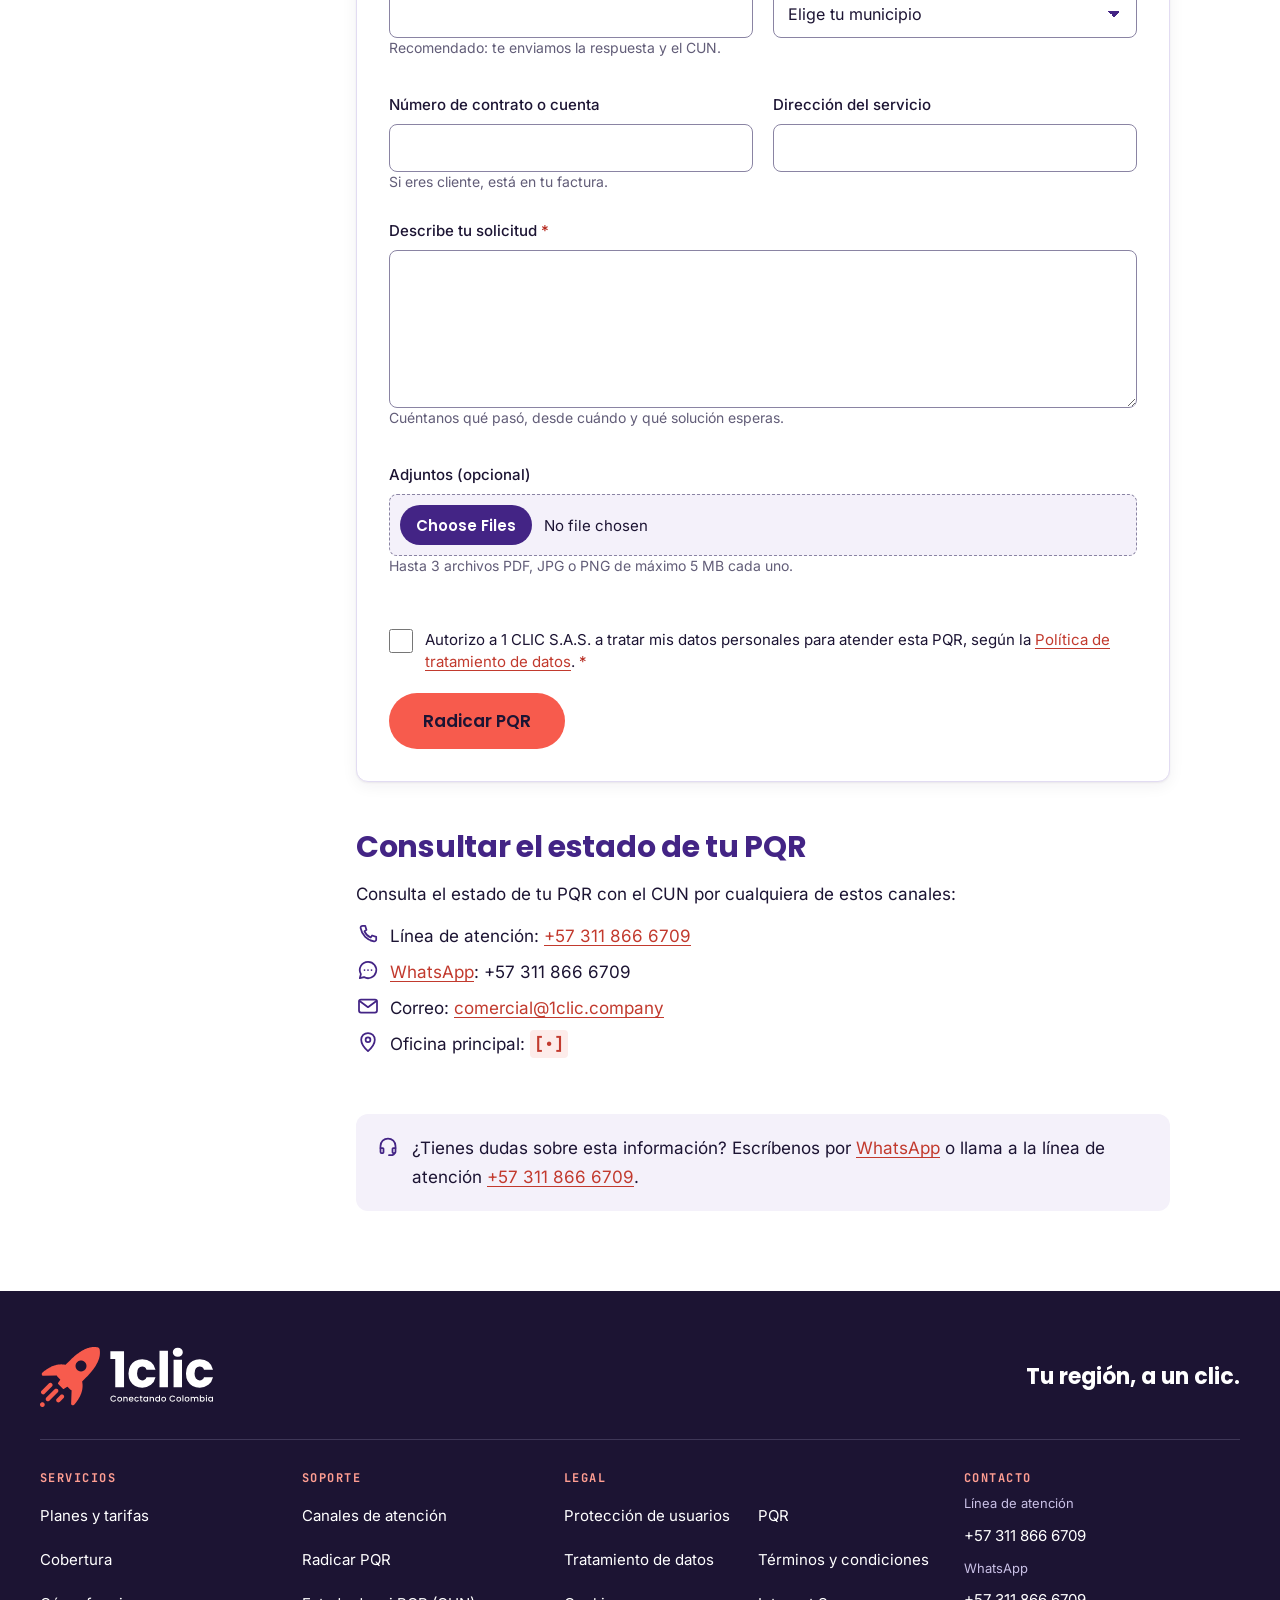
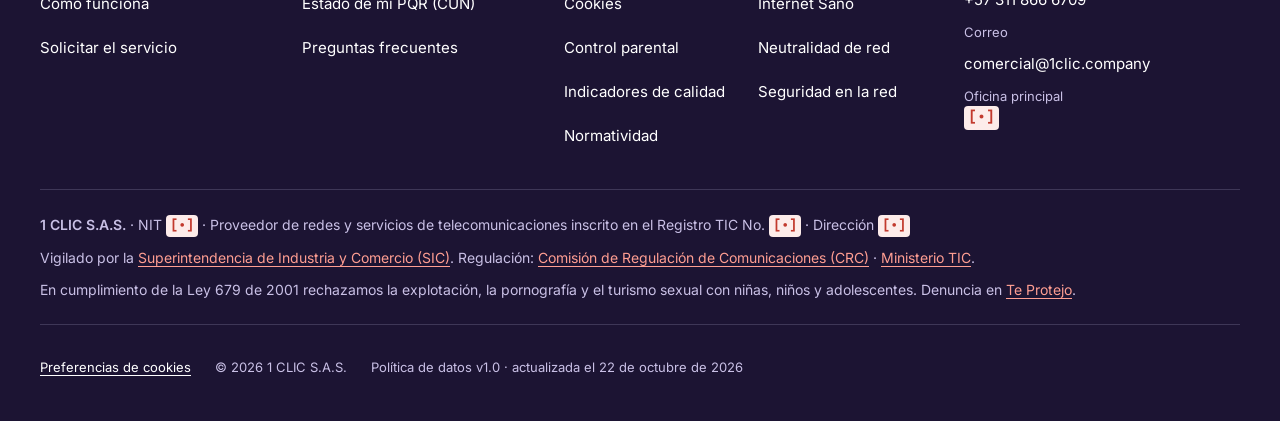
<file: legal/pqr.html>
<!doctype html>
<html lang="es-CO">
<head>
  <meta charset="utf-8">
  <meta name="viewport" content="width=device-width, initial-scale=1">
  <title>Radica y consulta tu PQR con el CUN | 1clic · Fibra óptica</title>
  <meta name="description" content="Radica en línea una petición, queja o recurso ante 1clic y consulta su estado con el CUN. También puedes hacerlo por teléfono, WhatsApp o correo.">
  <link rel="canonical" href="https://1clic.company/legal/pqr.html">
  <meta name="robots" content="index, follow">
  <meta name="theme-color" content="#432485">
  <meta name="format-detection" content="telephone=no">

  <!-- Fuentes: solo se precargan Poppins 700 (titulares) e Inter 400 (texto). -->
  <link rel="preload" href="/assets/fonts/poppins-latin-700-normal.woff2" as="font" type="font/woff2" crossorigin>
  <link rel="preload" href="/assets/fonts/inter-latin-400-normal.woff2" as="font" type="font/woff2" crossorigin>
  <link rel="stylesheet" href="/assets/css/styles.css?v=1.0.0">

  <!-- Íconos y manifiesto (fondo Morado, cohete Coral; compacto ≤ 24 px) -->
  <link rel="icon" href="/favicon.ico" sizes="32x32">
  <link rel="icon" href="/assets/img/icon.svg" type="image/svg+xml">
  <link rel="apple-touch-icon" href="/assets/img/apple-touch-icon-180x180.png">
  <link rel="manifest" href="/site.webmanifest">

  <!-- Open Graph y Twitter Card -->
  <meta property="og:type" content="website">
  <meta property="og:locale" content="es_CO">
  <meta property="og:site_name" content="1clic">
  <meta property="og:title" content="Radica y consulta tu PQR con el CUN | 1clic · Fibra óptica">
  <meta property="og:description" content="Radica en línea una petición, queja o recurso ante 1clic y consulta su estado con el CUN. También puedes hacerlo por teléfono, WhatsApp o correo.">
  <meta property="og:url" content="https://1clic.company/legal/pqr.html">
  <meta property="og:image" content="https://1clic.company/assets/img/og-image.png">
  <meta property="og:image:width" content="1200">
  <meta property="og:image:height" content="630">
  <meta property="og:image:alt" content="1clic · Conectando Colombia. Fibra óptica hasta tu casa, en tu región.">
  <meta name="twitter:card" content="summary_large_image">
  <meta name="twitter:title" content="Radica y consulta tu PQR con el CUN | 1clic · Fibra óptica">
  <meta name="twitter:description" content="Radica en línea una petición, queja o recurso ante 1clic y consulta su estado con el CUN. También puedes hacerlo por teléfono, WhatsApp o correo.">
  <meta name="twitter:image" content="https://1clic.company/assets/img/og-image.png">

  <!-- JS: config → app. Con defer no bloquean el render; el sitio funciona sin JS. -->
  <script src="/assets/js/config.js?v=1.0.0" defer></script>
  <script src="/assets/js/app.js?v=1.0.0" defer></script>
  <!-- Datos estructurados (JSON-LD). Son bloques de datos, no scripts ejecutables: la CSP no los bloquea. -->
  <script type="application/ld+json">
{
    "@context": "https://schema.org",
    "@type": "BreadcrumbList",
    "itemListElement": [
      {
        "@type": "ListItem",
        "position": 1,
        "name": "Inicio",
        "item": "https://1clic.company/"
      },
      {
        "@type": "ListItem",
        "position": 2,
        "name": "PQR",
        "item": "https://1clic.company/legal/pqr.html"
      }
    ]
  }
  </script>
</head>
<body>
  <a class="skip-link" href="#contenido">Saltar al contenido</a>

  <!-- ===================== 7.1 ENCABEZADO FIJO ===================== -->
  <header class="site-header" id="encabezado">
    <div class="container header-inner">
      <a class="marca" href="/">
        <picture>
          <source media="(max-width: 359.98px)" srcset="/assets/img/1clic_Horizontal_Simple_Color.svg" width="104" height="32">
          <img src="/assets/img/1clic_Horizontal_Color.svg" alt="1clic, Conectando Colombia: inicio" width="145" height="50">
        </picture>
      </a>

      <!-- Sin JS es un enlace al menú del pie; app.js lo convierte en el botón del menú móvil. -->
      <a class="nav-toggle" id="nav-toggle" href="#menu-pie">
        <svg class="icon" aria-hidden="true" focusable="false"><use href="/assets/img/icons.svg#i-menu"/></svg>
        <span class="nav-toggle-texto">Menú</span>
      </a>

      <nav class="site-nav" id="menu-principal" aria-label="Principal">
        <ul class="nav-lista">
          <li><a class="nav-enlace" href="/#cobertura">Cobertura</a></li>
          <li><a class="nav-enlace" href="/#planes">Planes</a></li>
          <li><a class="nav-enlace" href="/#soporte">Soporte</a></li>
          <li class="nav-legal">
            <!-- <details> funciona sin JS; app.js añade cierre con Esc y al hacer clic afuera. -->
            <details class="nav-desplegable">
              <summary class="nav-enlace is-activo">Legal <svg class="icon icon-chevron" aria-hidden="true" focusable="false"><use href="/assets/img/icons.svg#i-chevron"/></svg></summary>
              <ul class="desplegable-panel">
                <li><a href="/legal/proteccion-usuarios.html">
                  <span class="dd-titulo">Protección de usuarios</span>
                  <span class="dd-desc">Derechos, deberes, contratos, tarifas y PQR.</span>
                </a></li>
                <li><a href="/legal/pqr.html" aria-current="page">
                  <span class="dd-titulo">PQR</span>
                  <span class="dd-desc">Radica y consulta peticiones, quejas y recursos.</span>
                </a></li>
                <li><a href="/legal/tratamiento-datos.html">
                  <span class="dd-titulo">Tratamiento de datos</span>
                  <span class="dd-desc">Política de datos personales y aviso de privacidad.</span>
                </a></li>
                <li><a href="/legal/terminos-condiciones.html">
                  <span class="dd-titulo">Términos y condiciones</span>
                  <span class="dd-desc">Uso del sitio y condiciones de las ofertas.</span>
                </a></li>
                <li><a href="/legal/cookies.html">
                  <span class="dd-titulo">Cookies</span>
                  <span class="dd-desc">Qué usamos y cómo cambiar tus preferencias.</span>
                </a></li>
                <li><a href="/legal/internet-sano.html">
                  <span class="dd-titulo">Internet Sano</span>
                  <span class="dd-desc">Ley 679 de 2001 y denuncia en Te Protejo.</span>
                </a></li>
                <li><a href="/legal/control-parental.html">
                  <span class="dd-titulo">Control parental</span>
                  <span class="dd-desc">Mecanismos de filtrado: actívalos y desactívalos.</span>
                </a></li>
                <li><a href="/legal/neutralidad-red.html">
                  <span class="dd-titulo">Neutralidad de red</span>
                  <span class="dd-desc">Velocidades y prácticas de gestión de tráfico.</span>
                </a></li>
                <li><a href="/legal/indicadores-calidad.html">
                  <span class="dd-titulo">Indicadores de calidad</span>
                  <span class="dd-desc">Indicadores medidos, con periodo y fuente.</span>
                </a></li>
                <li><a href="/legal/seguridad-red.html">
                  <span class="dd-titulo">Seguridad en la red</span>
                  <span class="dd-desc">Recomendaciones y reporte de incidentes.</span>
                </a></li>
                <li><a href="/legal/normatividad.html">
                  <span class="dd-titulo">Normatividad</span>
                  <span class="dd-desc">Leyes y entidades que regulan el servicio.</span>
                </a></li>
              </ul>
            </details>
          </li>
          <li class="nav-cta"><a class="btn btn-primario" href="/#cobertura">Consulta cobertura</a></li>
        </ul>
      </nav>
    </div>
    <!-- Barra de incidentes activos (estado-servicio.json). La inserta app.js sin mover el contenido. -->
    <div class="barra-estado" id="barra-estado" hidden></div>
  </header>

  <main id="contenido" tabindex="-1" class="pagina-legal">
    <div class="legal-cabecera">
      <div class="container">
        <nav class="migas" aria-label="Ruta de navegación">
          <ol>
            <li><a href="/">Inicio</a></li>
            <li><span aria-current="page">PQR</span></li>
          </ol>
        </nav>
        <p class="eyebrow eyebrow-oscuro">Legal</p>
        <h1>Peticiones, quejas y recursos (PQR)</h1>
        <p class="lead">Radica tu PQR en línea y consulta su estado con el CUN. También puedes hacerlo por la <span data-config="contacto.linea.nombre">línea de atención</span>, WhatsApp, correo o en nuestras oficinas.</p>
        <p class="legal-meta"><span>Última actualización: <time datetime="2026-10-22">22 de octubre de 2026</time></span></p>
      </div>
    </div>

    <div class="container legal-layout">
      <nav class="legal-indice" aria-labelledby="indice-titulo">
        <h2 class="legal-indice-titulo" id="indice-titulo">En esta página</h2>
        <ol>
          <li><a href="#antes">Antes de empezar</a></li>
          <li><a href="#radicar">Radicar una PQR</a></li>
          <li><a href="#consulta-cun">Consultar el estado de tu PQR</a></li>
        </ol>
      </nav>

      <article class="legal-contenido">
        <!-- Aviso de borrador: lo oculta app.js cuando CONFIG.legal.borrador = false. Al aprobar, bórralo también del HTML. -->
        <p class="aviso aviso-borrador" data-legal-borrador role="note"><svg class="icon" aria-hidden="true" focusable="false"><use href="/assets/img/icons.svg#i-alerta"/></svg><span><strong>Borrador sujeto a revisión jurídica.</strong> Este texto aún no ha sido aprobado por el área jurídica y regulatoria de 1 CLIC S.A.S.</span></p>

        <section class="legal-seccion" id="antes" aria-labelledby="antes-titulo">
          <h2 id="antes-titulo">Antes de empezar</h2>
          <dl class="definiciones">
  <dt>Petición</dt><dd>Solicitud de información, de un servicio o de un trámite, por ejemplo un cambio de plan o un traslado.</dd>
  <dt>Queja</dt><dd>Inconformidad con el servicio, la factura o la atención recibida.</dd>
  <dt>Recurso</dt><dd>Desacuerdo con la respuesta a una PQR. Se presenta el de reposición ante 1clic y, en subsidio, el de apelación ante la Superintendencia de Industria y Comercio (SIC) <mark class="validar">[VALIDAR]</mark>.</dd>
  <dt>CUN</dt><dd>Código Único Numérico que identifica tu trámite. Con él consultas el estado de tu PQR.</dd>
</dl>
<p>Respondemos dentro de los 15 días hábiles siguientes a la radicación <mark class="validar">[VALIDAR]</mark>.</p>
        </section>
        <section class="legal-seccion" id="radicar" aria-labelledby="radicar-titulo">
          <h2 id="radicar-titulo">Radicar una PQR</h2>
          <p class="form-intro">Los campos con <span aria-hidden="true">*</span><span class="sr-only">asterisco</span> son obligatorios. Al enviar te mostramos el CUN de tu trámite.</p>
<form class="form form-pqr" id="form-pqr" novalidate hidden data-form-pqr enctype="multipart/form-data">
  <fieldset class="campo campo-opciones" aria-describedby="pqr-tipo-error">
    <legend>Tipo de trámite <span class="req" aria-hidden="true">*</span></legend>
    <div class="opciones">
      <label class="opcion"><input type="radio" name="tipo" value="peticion" required> Petición</label>
      <label class="opcion"><input type="radio" name="tipo" value="queja"> Queja</label>
      <label class="opcion"><input type="radio" name="tipo" value="recurso"> Recurso</label>
    </div>
    <p class="campo-error" id="pqr-tipo-error"></p>
  </fieldset>
  <div class="campo" id="pqr-campo-cun-previo" hidden>
    <label for="pqr-cun-previo">CUN de la PQR que recurres <span class="req" aria-hidden="true">*</span></label>
    <input id="pqr-cun-previo" name="cun_previo" type="text" inputmode="numeric" maxlength="40" aria-describedby="pqr-cun-previo-error" data-tipo="cun">
    <p class="campo-error" id="pqr-cun-previo-error"></p>
  </div>

  <h3 class="form-subtitulo">Datos del titular</h3>
  <div class="form-grid">
    <div class="campo">
      <label for="pqr-nombre">Nombre completo <span class="req" aria-hidden="true">*</span></label>
      <input id="pqr-nombre" name="nombre" type="text" autocomplete="name" required minlength="3" maxlength="120" aria-describedby="pqr-nombre-error">
      <p class="campo-error" id="pqr-nombre-error"></p>
    </div>
    <div class="campo">
      <label for="pqr-tipo-doc">Tipo de documento <span class="req" aria-hidden="true">*</span></label>
      <select id="pqr-tipo-doc" name="tipo_documento" required aria-describedby="pqr-tipo-doc-error">
        <option value="">Elige una opción</option>
        <option value="CC">Cédula de ciudadanía</option>
        <option value="CE">Cédula de extranjería</option>
        <option value="PPT">Permiso por protección temporal</option>
        <option value="PA">Pasaporte</option>
        <option value="NIT">NIT</option>
      </select>
      <p class="campo-error" id="pqr-tipo-doc-error"></p>
    </div>
    <div class="campo">
      <label for="pqr-documento">Número de documento <span class="req" aria-hidden="true">*</span></label>
      <input id="pqr-documento" name="documento" type="text" inputmode="numeric" required minlength="4" maxlength="20" pattern="[0-9A-Za-z.-]{4,20}" aria-describedby="pqr-documento-error">
      <p class="campo-error" id="pqr-documento-error"></p>
    </div>
    <div class="campo">
      <label for="pqr-celular">Celular <span class="req" aria-hidden="true">*</span></label>
      <input id="pqr-celular" name="celular" type="tel" inputmode="numeric" autocomplete="tel" required pattern="3[0-9]{9}" maxlength="16" aria-describedby="pqr-celular-ayuda pqr-celular-error" data-tipo="celular">
      <p class="campo-ayuda" id="pqr-celular-ayuda">10 dígitos, empieza por 3. Por aquí te puede llegar el CUN por SMS.</p>
      <p class="campo-error" id="pqr-celular-error"></p>
    </div>
    <div class="campo">
      <label for="pqr-correo">Correo</label>
      <input id="pqr-correo" name="correo" type="email" autocomplete="email" maxlength="160" aria-describedby="pqr-correo-ayuda pqr-correo-error">
      <p class="campo-ayuda" id="pqr-correo-ayuda">Recomendado: te enviamos la respuesta y el CUN.</p>
      <p class="campo-error" id="pqr-correo-error"></p>
    </div>
    <div class="campo">
      <label for="pqr-municipio">Municipio del servicio <span class="req" aria-hidden="true">*</span></label>
      <select id="pqr-municipio" name="municipio" required aria-describedby="pqr-municipio-error">
        <option value="">Elige tu municipio</option>
        <optgroup label="Tramo 1 · Occidente">
          <option value="SCR">San Cristóbal (Medellín)</option>
          <option value="PAL">San Sebastián de Palmitas (Medellín)</option>
          <option value="SJE">San Jerónimo</option>
          <option value="SFA">Santa Fe de Antioquia</option>
        </optgroup>
        <optgroup label="Tramo 2 · Troncal Urabá">
          <option value="GIR">Giraldo</option>
          <option value="CNG">Cañasgordas</option>
          <option value="UMT">Uramita</option>
          <option value="DAB">Dabeiba</option>
          <option value="MUT">Mutatá</option>
          <option value="CHI">Chigorodó</option>
          <option value="CAR">Carepa</option>
          <option value="APT">Apartadó</option>
          <option value="TUR">Turbo</option>
          <option value="NEC">Necoclí</option>
        </optgroup>
      </select>
      <p class="campo-error" id="pqr-municipio-error"></p>
    </div>
    <div class="campo">
      <label for="pqr-contrato">Número de contrato o cuenta</label>
      <input id="pqr-contrato" name="contrato" type="text" maxlength="30" aria-describedby="pqr-contrato-ayuda">
      <p class="campo-ayuda" id="pqr-contrato-ayuda">Si eres cliente, está en tu factura.</p>
    </div>
    <div class="campo">
      <label for="pqr-direccion">Dirección del servicio</label>
      <input id="pqr-direccion" name="direccion" type="text" autocomplete="address-line1" maxlength="120">
    </div>
    <div class="campo campo-ancho">
      <label for="pqr-descripcion">Describe tu solicitud <span class="req" aria-hidden="true">*</span></label>
      <textarea id="pqr-descripcion" name="descripcion" rows="6" required minlength="20" maxlength="3000" aria-describedby="pqr-descripcion-ayuda pqr-descripcion-error"></textarea>
      <p class="campo-ayuda" id="pqr-descripcion-ayuda">Cuéntanos qué pasó, desde cuándo y qué solución esperas.</p>
      <p class="campo-error" id="pqr-descripcion-error"></p>
    </div>
    <div class="campo campo-ancho">
      <label for="pqr-adjuntos">Adjuntos (opcional)</label>
      <input id="pqr-adjuntos" name="adjuntos" type="file" multiple accept=".pdf,.jpg,.jpeg,.png,application/pdf,image/jpeg,image/png" aria-describedby="pqr-adjuntos-ayuda pqr-adjuntos-error" data-max-archivos="3" data-max-mb="5">
      <p class="campo-ayuda" id="pqr-adjuntos-ayuda">Hasta 3 archivos PDF, JPG o PNG de máximo 5 MB cada uno.</p>
      <ul class="lista-archivos" id="pqr-adjuntos-lista" aria-live="polite"></ul>
      <p class="campo-error" id="pqr-adjuntos-error"></p>
    </div>
  </div>

  <div class="hp" aria-hidden="true">
    <label for="pqr-web">No llenes este campo</label>
    <input id="pqr-web" name="sitio_web" type="text" tabindex="-1" autocomplete="off">
  </div>

  <div class="consentimientos">
    <div class="check">
      <input type="checkbox" id="pqr-autorizacion" name="autorizacion" required aria-describedby="pqr-autorizacion-error">
      <label for="pqr-autorizacion">Autorizo a 1 CLIC S.A.S. a tratar mis datos personales para atender esta PQR, según la <a href="/legal/tratamiento-datos.html">Política de tratamiento de datos</a>. <span class="req" aria-hidden="true">*</span></label>
      <p class="campo-error" id="pqr-autorizacion-error"></p>
    </div>
  </div>
  <div class="turnstile" id="pqr-turnstile" hidden></div>
  <button class="btn btn-primario btn-grande" type="submit">Radicar PQR</button>
  <div class="form-estado" id="pqr-estado" role="status" aria-live="polite"></div>
</form>
<noscript>
  <div class="aviso aviso-info"><p>Para radicar en línea necesitas JavaScript. Radica tu PQR por la <span data-config="contacto.linea.nombre">línea de atención</span> <a href="tel:+573118666709" data-contacto="linea">+57 311 866 6709</a>, por WhatsApp o en <a href="mailto:comercial@1clic.company" data-correo="pqr">comercial@1clic.company</a>: el CUN te llegará por correo o SMS.</p></div>
</noscript>
        </section>
        <section class="legal-seccion" id="consulta-cun" aria-labelledby="consulta-cun-titulo">
          <h2 id="consulta-cun-titulo">Consultar el estado de tu PQR</h2>
          <form class="form form-cun" id="form-cun" novalidate hidden data-form-cun>
  <div class="campo">
    <label for="cun-numero">Número CUN</label>
    <div class="campo-en-linea">
      <input id="cun-numero" name="cun" type="text" inputmode="numeric" required minlength="6" maxlength="40" autocomplete="off" aria-describedby="cun-numero-error" data-tipo="cun">
      <button class="btn btn-primario" type="submit"><svg class="icon" aria-hidden="true" focusable="false"><use href="/assets/img/icons.svg#i-buscar"/></svg>Consultar</button>
    </div>
    <p class="campo-error" id="cun-numero-error"></p>
  </div>
  <div class="resultado-cun" id="cun-resultado" role="status" aria-live="polite"></div>
</form>
<div class="cun-canales" data-cun-canales>
  <p>Consulta el estado de tu PQR con el CUN por cualquiera de estos canales:</p>
  <ul class="lista-canales"><li><svg class="icon" aria-hidden="true" focusable="false"><use href="/assets/img/icons.svg#i-telefono"/></svg><span><span data-config="contacto.linea.titulo">Línea de atención</span>: <a href="tel:+573118666709" data-contacto="linea">+57 311 866 6709</a></span></li><li><svg class="icon" aria-hidden="true" focusable="false"><use href="/assets/img/icons.svg#i-chat"/></svg><span><a href="https://wa.me/573118666709" data-wa="general" data-origen="legal" rel="noopener noreferrer">WhatsApp</a>: <span data-config="contacto.whatsapp.texto">+57 311 866 6709</span></span></li><li><svg class="icon" aria-hidden="true" focusable="false"><use href="/assets/img/icons.svg#i-correo"/></svg><span>Correo: <a href="mailto:comercial@1clic.company" data-correo="pqr">comercial@1clic.company</a></span></li><li><svg class="icon" aria-hidden="true" focusable="false"><use href="/assets/img/icons.svg#i-cobertura"/></svg><span>Oficina principal: <span data-config="contacto.oficinaPrincipal.direccion">[•]</span></span></li></ul>
</div>
        </section>

        <aside class="legal-ayuda" aria-label="Ayuda">
          <p><svg class="icon" aria-hidden="true" focusable="false"><use href="/assets/img/icons.svg#i-soporte"/></svg><span>¿Tienes dudas sobre esta información? Escríbenos por <a href="https://wa.me/573118666709" data-wa="general" data-origen="legal" rel="noopener noreferrer">WhatsApp</a> o llama a la <span data-config="contacto.linea.nombre">línea de atención</span> <a href="tel:+573118666709" data-contacto="linea">+57 311 866 6709</a>.</span></p>
        </aside>
      </article>
    </div>
  </main>

  <!-- ===================== 7.12 PIE DE PÁGINA ===================== -->
  <footer class="site-footer" id="pie">
    <div class="container">
      <div class="pie-marca">
        <a href="/" class="pie-logo"><img src="/assets/img/1clic_Horizontal_Inverso.svg" alt="1clic, Conectando Colombia: inicio" width="174" height="60" loading="lazy" decoding="async"></a>
        <p class="pie-eslogan">Tu región, a un clic.</p>
      </div>

      <nav class="pie-nav" id="menu-pie" aria-label="Pie de página">
        <div class="pie-col">
          <h2 class="pie-titulo">Servicios</h2>
          <ul>
            <li><a href="/#planes">Planes y tarifas</a></li>
            <li><a href="/#cobertura">Cobertura</a></li>
            <li><a href="/#instalacion">Cómo funciona</a></li>
            <li><a href="/#contacto">Solicitar el servicio</a></li>
          </ul>
        </div>
        <div class="pie-col">
          <h2 class="pie-titulo">Soporte</h2>
          <ul>
            <li><a href="/#soporte">Canales de atención</a></li>
            <li><a href="/legal/pqr.html" data-evento="pqr_open">Radicar PQR</a></li>
            <li><a href="/legal/pqr.html#consulta-cun">Estado de mi PQR (CUN)</a></li>
            <li><a href="/#faq">Preguntas frecuentes</a></li>
          </ul>
        </div>
        <div class="pie-col pie-col-legal">
          <h2 class="pie-titulo">Legal</h2>
          <ul>
              <li><a href="/legal/proteccion-usuarios.html">Protección de usuarios</a></li>
              <li><a href="/legal/pqr.html">PQR</a></li>
              <li><a href="/legal/tratamiento-datos.html">Tratamiento de datos</a></li>
              <li><a href="/legal/terminos-condiciones.html">Términos y condiciones</a></li>
              <li><a href="/legal/cookies.html">Cookies</a></li>
              <li><a href="/legal/internet-sano.html">Internet Sano</a></li>
              <li><a href="/legal/control-parental.html">Control parental</a></li>
              <li><a href="/legal/neutralidad-red.html">Neutralidad de red</a></li>
              <li><a href="/legal/indicadores-calidad.html">Indicadores de calidad</a></li>
              <li><a href="/legal/seguridad-red.html">Seguridad en la red</a></li>
              <li><a href="/legal/normatividad.html">Normatividad</a></li>
          </ul>
        </div>
        <div class="pie-col">
          <h2 class="pie-titulo">Contacto</h2>
          <ul class="pie-contacto">
            <li><span class="pie-etiqueta" data-config="contacto.linea.titulo">Línea de atención</span> <a href="tel:+573118666709" data-contacto="linea">+57 311 866 6709</a></li>
            <li><span class="pie-etiqueta">WhatsApp</span> <a href="https://wa.me/573118666709" data-wa="general" data-origen="pie" rel="noopener noreferrer"><span data-config="contacto.whatsapp.texto">+57 311 866 6709</span></a></li>
            <li><span class="pie-etiqueta">Correo</span> <a href="mailto:comercial@1clic.company" data-correo="soporte">comercial@1clic.company</a></li>
            <li><span class="pie-etiqueta">Oficina principal</span> <span data-config="contacto.oficinaPrincipal.direccion">[•]</span></li>
          </ul>
          <!-- Redes: se muestran solo si existen en config.js (nunca enlaces a "#"). -->
          <ul class="pie-redes" data-redes hidden></ul>
        </div>
      </nav>

      <div class="pie-legal">
        <p><strong>1 CLIC S.A.S.</strong> · NIT <span data-config="empresa.nit">[•]</span> · Proveedor de redes y servicios de telecomunicaciones inscrito en el Registro TIC No. <span data-config="empresa.registroTic">[•]</span> · Dirección <span data-config="empresa.direccion">[•]</span></p>
        <p>Vigilado por la <a href="https://www.sic.gov.co" rel="noopener noreferrer">Superintendencia de Industria y Comercio (SIC)</a>. Regulación: <a href="https://www.crcom.gov.co" rel="noopener noreferrer">Comisión de Regulación de Comunicaciones (CRC)</a> · <a href="https://www.mintic.gov.co" rel="noopener noreferrer">Ministerio TIC</a>.</p>
        <p>En cumplimiento de la Ley 679 de 2001 rechazamos la explotación, la pornografía y el turismo sexual con niñas, niños y adolescentes. Denuncia en <a href="https://www.teprotejo.org" rel="noopener noreferrer">Te Protejo</a>.</p>
      </div>

      <div class="pie-final">
        <a href="/legal/cookies.html#preferencias" data-abrir-cookies>Preferencias de cookies</a>
        <span>© 2026 1 CLIC S.A.S.</span>
        <span>Política de datos v1.0 · actualizada el 22 de octubre de 2026</span>
      </div>
    </div>
  </footer>
</body>
</html>
</file>
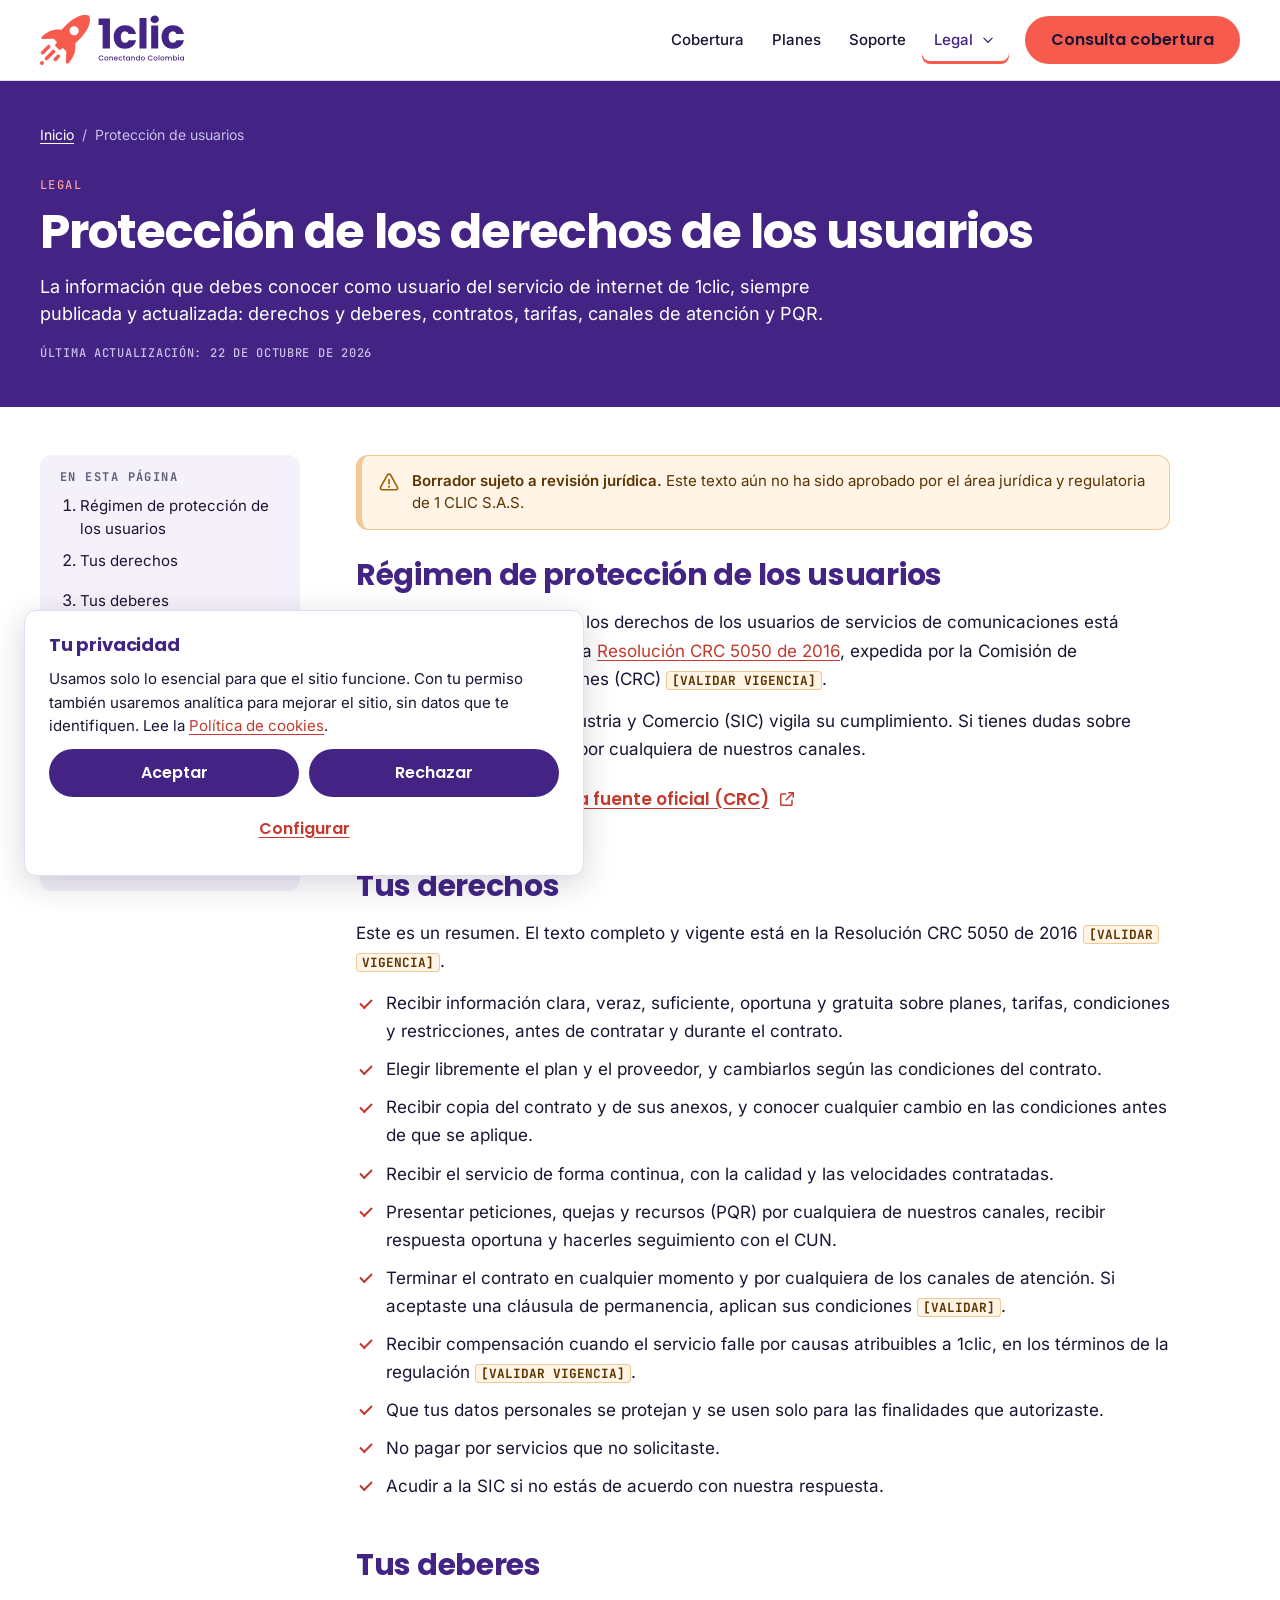
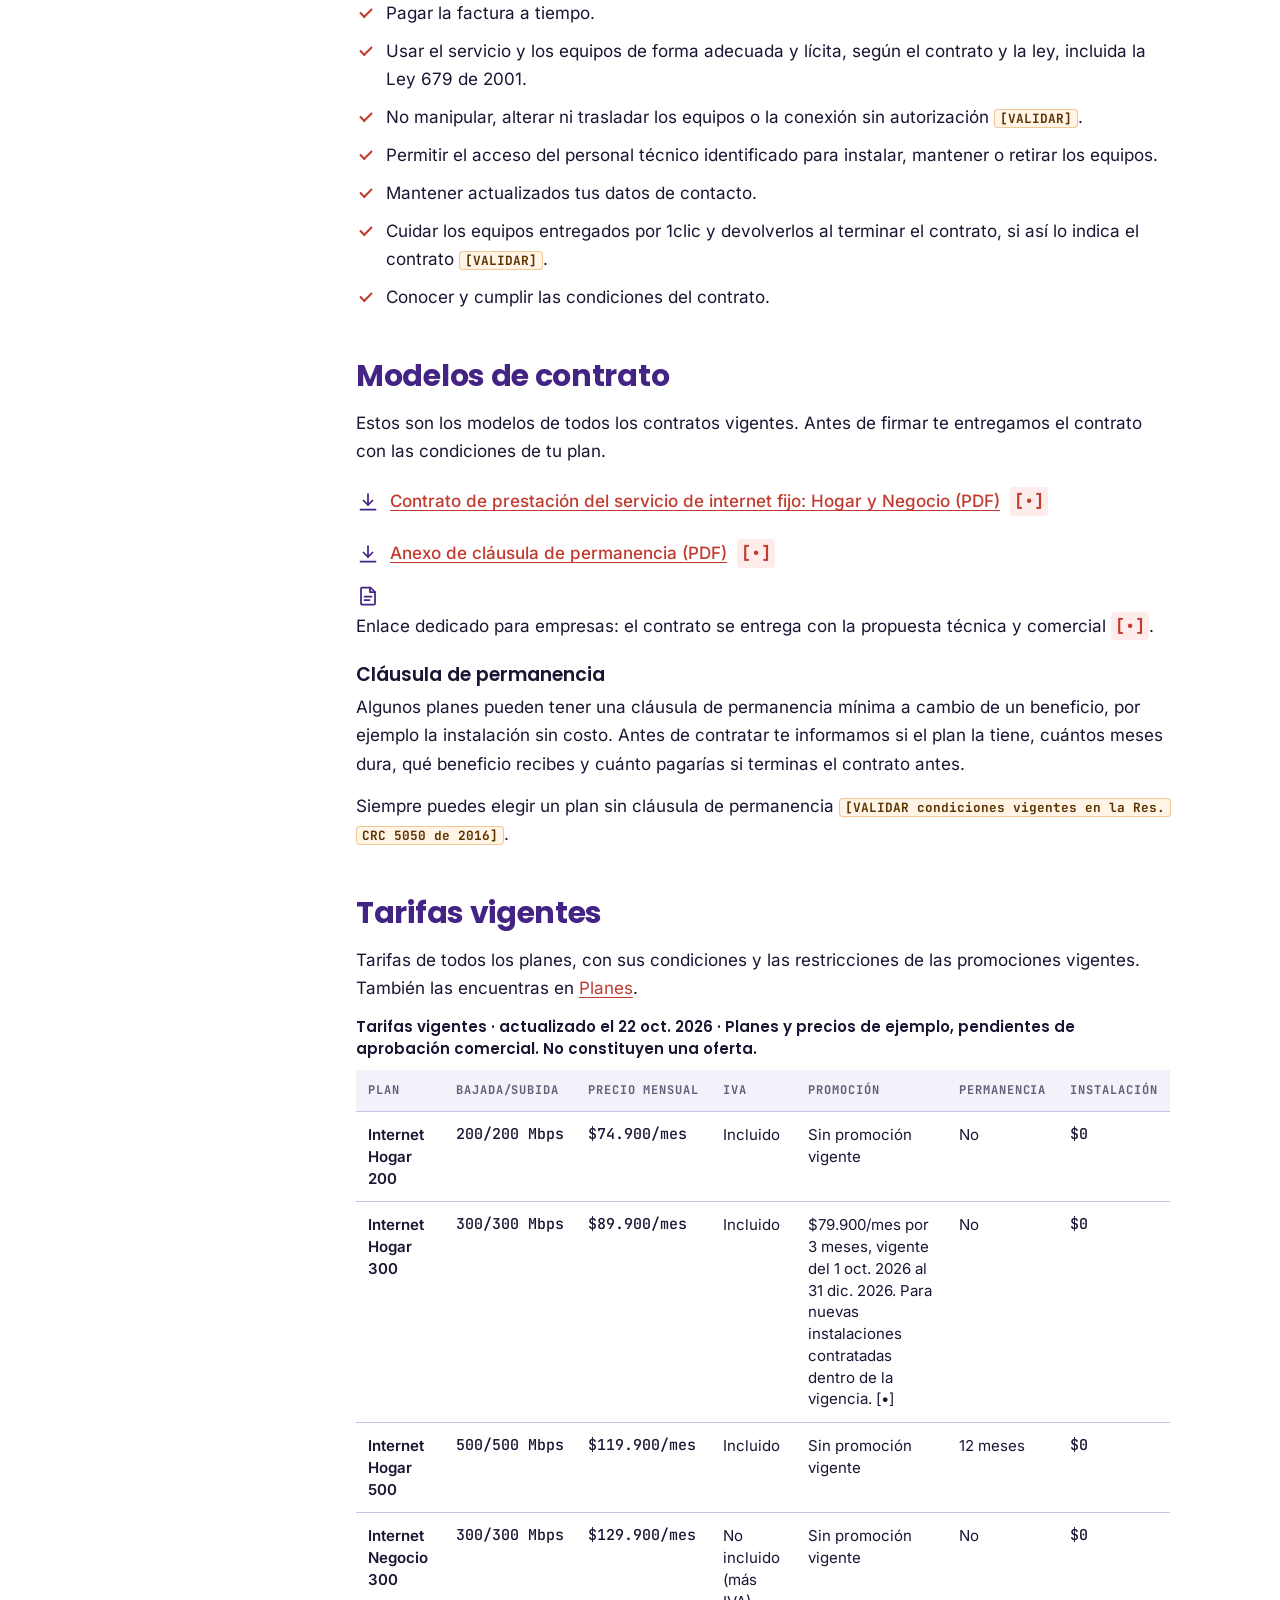
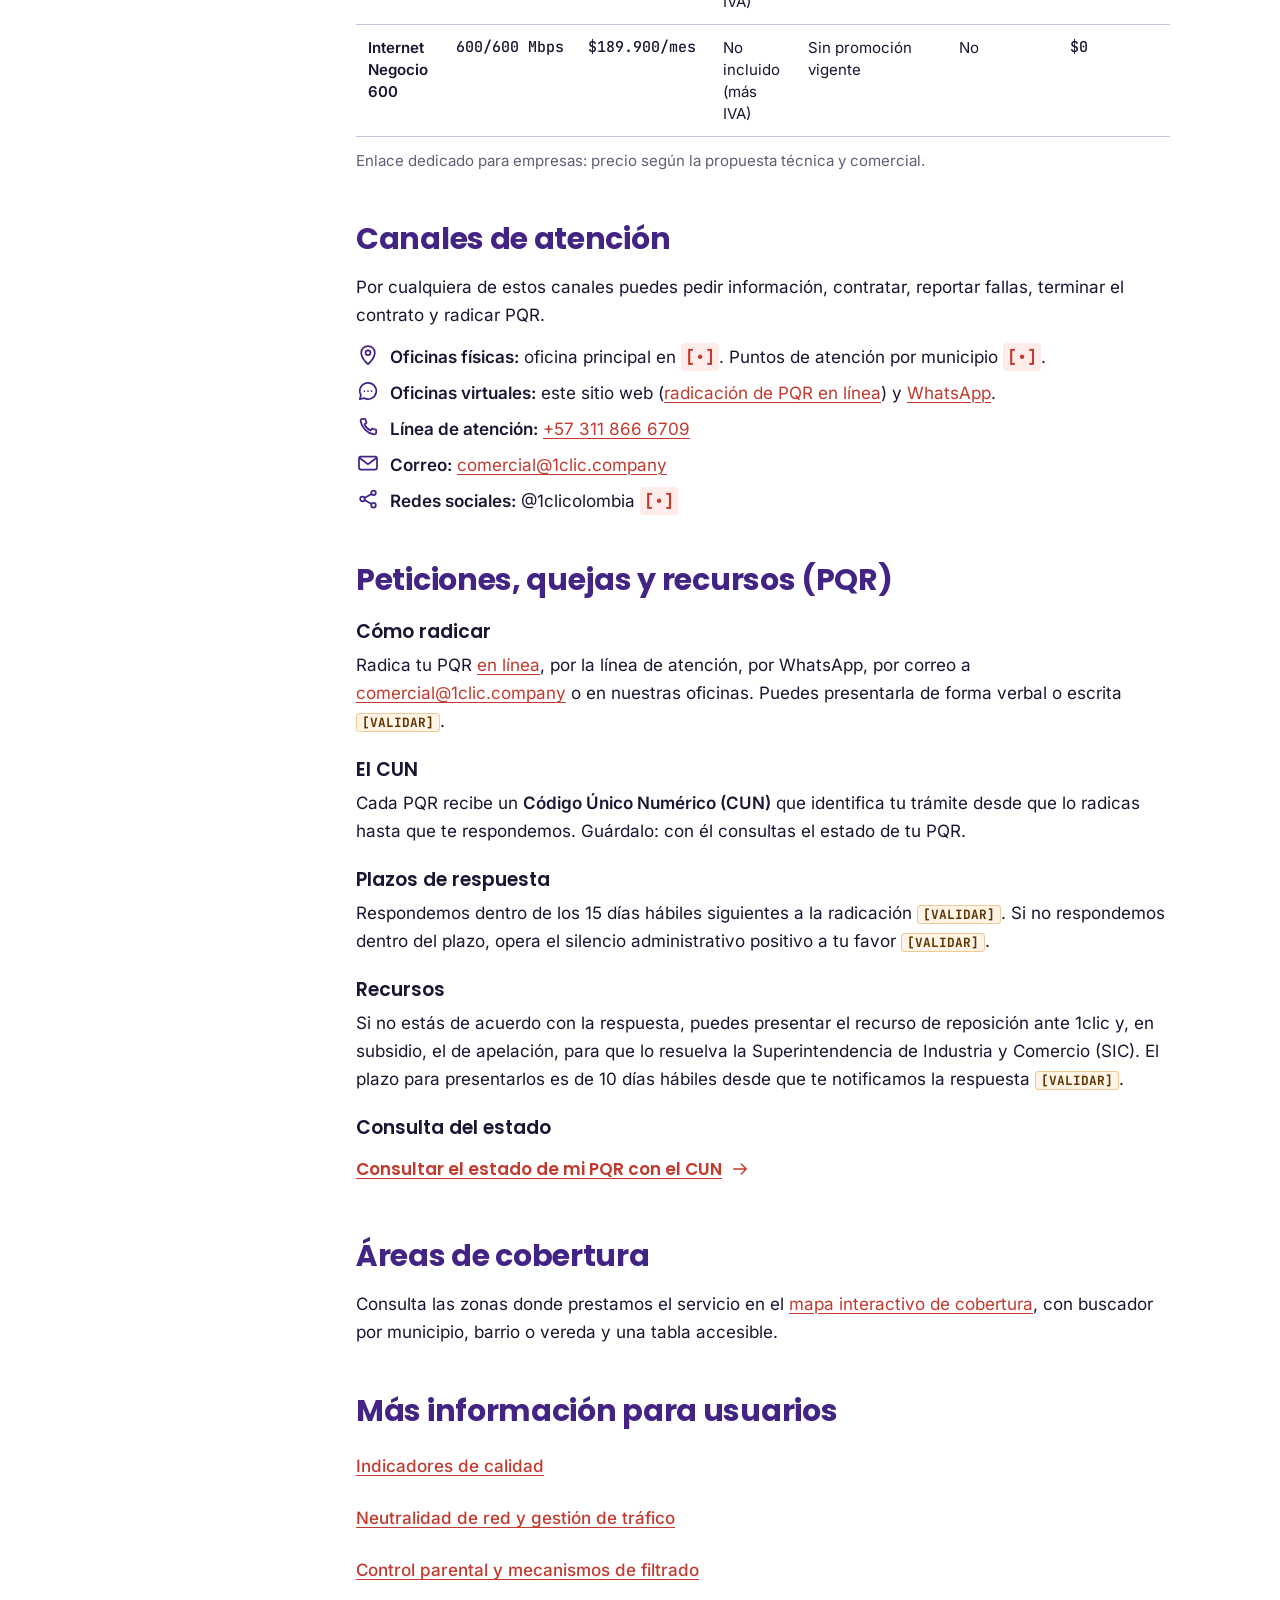
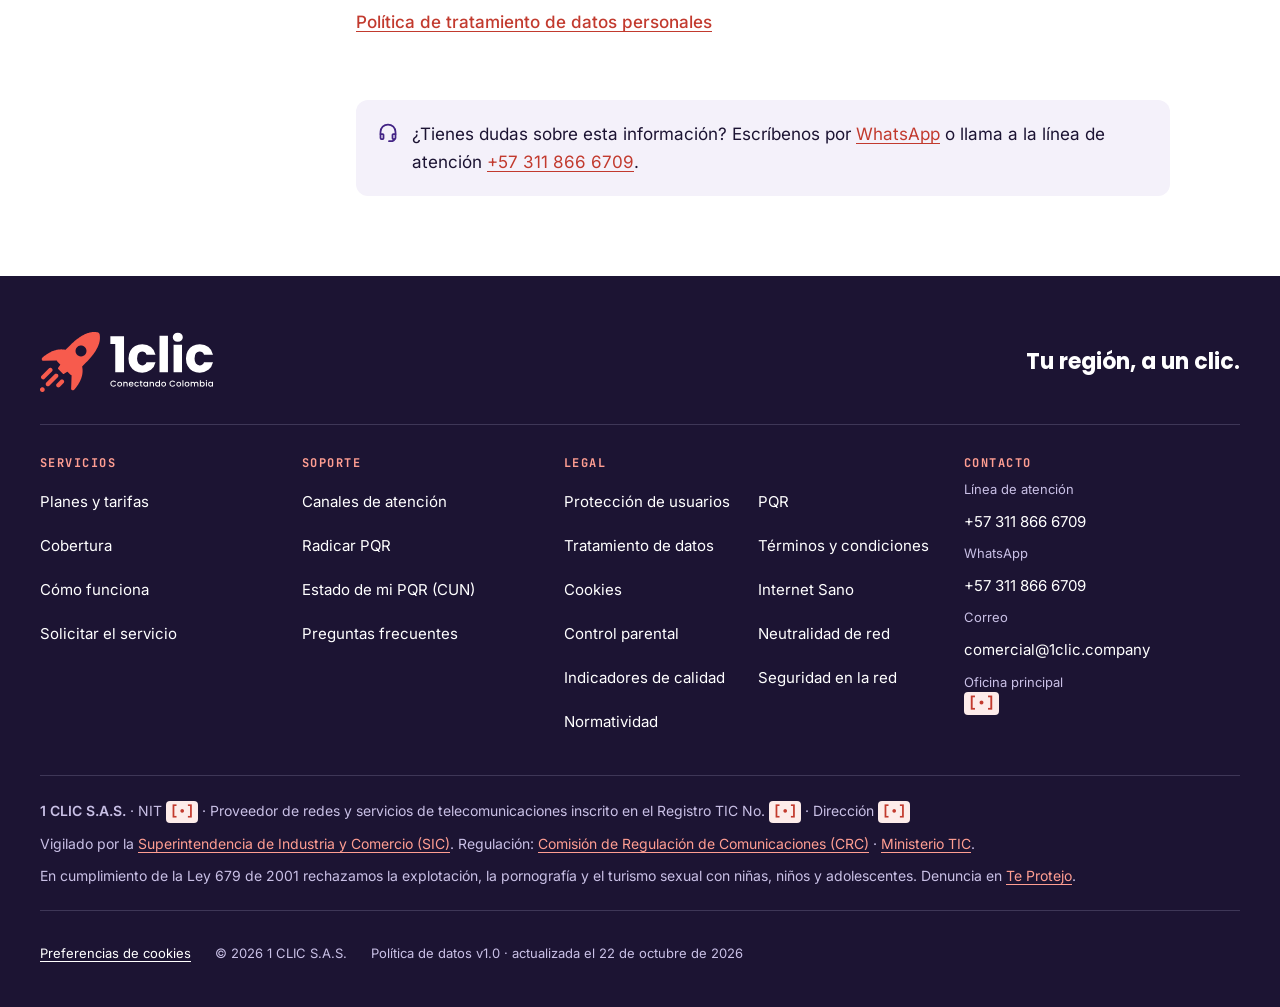
<file: legal/proteccion-usuarios.html>
<!doctype html>
<html lang="es-CO">
<head>
  <meta charset="utf-8">
  <meta name="viewport" content="width=device-width, initial-scale=1">
  <title>Protección de usuarios: derechos, contratos y PQR | 1clic</title>
  <meta name="description" content="Tus derechos y deberes como usuario de internet de 1clic, modelos de contrato, tarifas vigentes, canales de atención y cómo radicar una PQR con su CUN.">
  <link rel="canonical" href="https://1clic.company/legal/proteccion-usuarios.html">
  <meta name="robots" content="index, follow">
  <meta name="theme-color" content="#432485">
  <meta name="format-detection" content="telephone=no">

  <!-- Fuentes: solo se precargan Poppins 700 (titulares) e Inter 400 (texto). -->
  <link rel="preload" href="/assets/fonts/poppins-latin-700-normal.woff2" as="font" type="font/woff2" crossorigin>
  <link rel="preload" href="/assets/fonts/inter-latin-400-normal.woff2" as="font" type="font/woff2" crossorigin>
  <link rel="stylesheet" href="/assets/css/styles.css?v=1.0.0">

  <!-- Íconos y manifiesto (fondo Morado, cohete Coral; compacto ≤ 24 px) -->
  <link rel="icon" href="/favicon.ico" sizes="32x32">
  <link rel="icon" href="/assets/img/icon.svg" type="image/svg+xml">
  <link rel="apple-touch-icon" href="/assets/img/apple-touch-icon-180x180.png">
  <link rel="manifest" href="/site.webmanifest">

  <!-- Open Graph y Twitter Card -->
  <meta property="og:type" content="website">
  <meta property="og:locale" content="es_CO">
  <meta property="og:site_name" content="1clic">
  <meta property="og:title" content="Protección de usuarios: derechos, contratos y PQR | 1clic">
  <meta property="og:description" content="Tus derechos y deberes como usuario de internet de 1clic, modelos de contrato, tarifas vigentes, canales de atención y cómo radicar una PQR con su CUN.">
  <meta property="og:url" content="https://1clic.company/legal/proteccion-usuarios.html">
  <meta property="og:image" content="https://1clic.company/assets/img/og-image.png">
  <meta property="og:image:width" content="1200">
  <meta property="og:image:height" content="630">
  <meta property="og:image:alt" content="1clic · Conectando Colombia. Fibra óptica hasta tu casa, en tu región.">
  <meta name="twitter:card" content="summary_large_image">
  <meta name="twitter:title" content="Protección de usuarios: derechos, contratos y PQR | 1clic">
  <meta name="twitter:description" content="Tus derechos y deberes como usuario de internet de 1clic, modelos de contrato, tarifas vigentes, canales de atención y cómo radicar una PQR con su CUN.">
  <meta name="twitter:image" content="https://1clic.company/assets/img/og-image.png">

  <!-- JS: config → app. Con defer no bloquean el render; el sitio funciona sin JS. -->
  <script src="/assets/js/config.js?v=1.0.0" defer></script>
  <script src="/assets/js/app.js?v=1.0.0" defer></script>
  <!-- Datos estructurados (JSON-LD). Son bloques de datos, no scripts ejecutables: la CSP no los bloquea. -->
  <script type="application/ld+json">
{
    "@context": "https://schema.org",
    "@type": "BreadcrumbList",
    "itemListElement": [
      {
        "@type": "ListItem",
        "position": 1,
        "name": "Inicio",
        "item": "https://1clic.company/"
      },
      {
        "@type": "ListItem",
        "position": 2,
        "name": "Protección de usuarios",
        "item": "https://1clic.company/legal/proteccion-usuarios.html"
      }
    ]
  }
  </script>
</head>
<body>
  <a class="skip-link" href="#contenido">Saltar al contenido</a>

  <!-- ===================== 7.1 ENCABEZADO FIJO ===================== -->
  <header class="site-header" id="encabezado">
    <div class="container header-inner">
      <a class="marca" href="/">
        <picture>
          <source media="(max-width: 359.98px)" srcset="/assets/img/1clic_Horizontal_Simple_Color.svg" width="104" height="32">
          <img src="/assets/img/1clic_Horizontal_Color.svg" alt="1clic, Conectando Colombia: inicio" width="145" height="50">
        </picture>
      </a>

      <!-- Sin JS es un enlace al menú del pie; app.js lo convierte en el botón del menú móvil. -->
      <a class="nav-toggle" id="nav-toggle" href="#menu-pie">
        <svg class="icon" aria-hidden="true" focusable="false"><use href="/assets/img/icons.svg#i-menu"/></svg>
        <span class="nav-toggle-texto">Menú</span>
      </a>

      <nav class="site-nav" id="menu-principal" aria-label="Principal">
        <ul class="nav-lista">
          <li><a class="nav-enlace" href="/#cobertura">Cobertura</a></li>
          <li><a class="nav-enlace" href="/#planes">Planes</a></li>
          <li><a class="nav-enlace" href="/#soporte">Soporte</a></li>
          <li class="nav-legal">
            <!-- <details> funciona sin JS; app.js añade cierre con Esc y al hacer clic afuera. -->
            <details class="nav-desplegable">
              <summary class="nav-enlace is-activo">Legal <svg class="icon icon-chevron" aria-hidden="true" focusable="false"><use href="/assets/img/icons.svg#i-chevron"/></svg></summary>
              <ul class="desplegable-panel">
                <li><a href="/legal/proteccion-usuarios.html" aria-current="page">
                  <span class="dd-titulo">Protección de usuarios</span>
                  <span class="dd-desc">Derechos, deberes, contratos, tarifas y PQR.</span>
                </a></li>
                <li><a href="/legal/pqr.html">
                  <span class="dd-titulo">PQR</span>
                  <span class="dd-desc">Radica y consulta peticiones, quejas y recursos.</span>
                </a></li>
                <li><a href="/legal/tratamiento-datos.html">
                  <span class="dd-titulo">Tratamiento de datos</span>
                  <span class="dd-desc">Política de datos personales y aviso de privacidad.</span>
                </a></li>
                <li><a href="/legal/terminos-condiciones.html">
                  <span class="dd-titulo">Términos y condiciones</span>
                  <span class="dd-desc">Uso del sitio y condiciones de las ofertas.</span>
                </a></li>
                <li><a href="/legal/cookies.html">
                  <span class="dd-titulo">Cookies</span>
                  <span class="dd-desc">Qué usamos y cómo cambiar tus preferencias.</span>
                </a></li>
                <li><a href="/legal/internet-sano.html">
                  <span class="dd-titulo">Internet Sano</span>
                  <span class="dd-desc">Ley 679 de 2001 y denuncia en Te Protejo.</span>
                </a></li>
                <li><a href="/legal/control-parental.html">
                  <span class="dd-titulo">Control parental</span>
                  <span class="dd-desc">Mecanismos de filtrado: actívalos y desactívalos.</span>
                </a></li>
                <li><a href="/legal/neutralidad-red.html">
                  <span class="dd-titulo">Neutralidad de red</span>
                  <span class="dd-desc">Velocidades y prácticas de gestión de tráfico.</span>
                </a></li>
                <li><a href="/legal/indicadores-calidad.html">
                  <span class="dd-titulo">Indicadores de calidad</span>
                  <span class="dd-desc">Indicadores medidos, con periodo y fuente.</span>
                </a></li>
                <li><a href="/legal/seguridad-red.html">
                  <span class="dd-titulo">Seguridad en la red</span>
                  <span class="dd-desc">Recomendaciones y reporte de incidentes.</span>
                </a></li>
                <li><a href="/legal/normatividad.html">
                  <span class="dd-titulo">Normatividad</span>
                  <span class="dd-desc">Leyes y entidades que regulan el servicio.</span>
                </a></li>
              </ul>
            </details>
          </li>
          <li class="nav-cta"><a class="btn btn-primario" href="/#cobertura">Consulta cobertura</a></li>
        </ul>
      </nav>
    </div>
    <!-- Barra de incidentes activos (estado-servicio.json). La inserta app.js sin mover el contenido. -->
    <div class="barra-estado" id="barra-estado" hidden></div>
  </header>

  <main id="contenido" tabindex="-1" class="pagina-legal">
    <div class="legal-cabecera">
      <div class="container">
        <nav class="migas" aria-label="Ruta de navegación">
          <ol>
            <li><a href="/">Inicio</a></li>
            <li><span aria-current="page">Protección de usuarios</span></li>
          </ol>
        </nav>
        <p class="eyebrow eyebrow-oscuro">Legal</p>
        <h1>Protección de los derechos de los usuarios</h1>
        <p class="lead">La información que debes conocer como usuario del servicio de internet de 1clic, siempre publicada y actualizada: derechos y deberes, contratos, tarifas, canales de atención y PQR.</p>
        <p class="legal-meta"><span>Última actualización: <time datetime="2026-10-22">22 de octubre de 2026</time></span></p>
      </div>
    </div>

    <div class="container legal-layout">
      <nav class="legal-indice" aria-labelledby="indice-titulo">
        <h2 class="legal-indice-titulo" id="indice-titulo">En esta página</h2>
        <ol>
          <li><a href="#regimen">Régimen de protección de los usuarios</a></li>
          <li><a href="#derechos">Tus derechos</a></li>
          <li><a href="#deberes">Tus deberes</a></li>
          <li><a href="#contratos">Modelos de contrato</a></li>
          <li><a href="#tarifas">Tarifas vigentes</a></li>
          <li><a href="#canales">Canales de atención</a></li>
          <li><a href="#pqr">Peticiones, quejas y recursos (PQR)</a></li>
          <li><a href="#cobertura">Áreas de cobertura</a></li>
          <li><a href="#relacionados">Más información para usuarios</a></li>
        </ol>
      </nav>

      <article class="legal-contenido">
        <!-- Aviso de borrador: lo oculta app.js cuando CONFIG.legal.borrador = false. Al aprobar, bórralo también del HTML. -->
        <p class="aviso aviso-borrador" data-legal-borrador role="note"><svg class="icon" aria-hidden="true" focusable="false"><use href="/assets/img/icons.svg#i-alerta"/></svg><span><strong>Borrador sujeto a revisión jurídica.</strong> Este texto aún no ha sido aprobado por el área jurídica y regulatoria de 1 CLIC S.A.S.</span></p>

        <section class="legal-seccion" id="regimen" aria-labelledby="regimen-titulo">
          <h2 id="regimen-titulo">Régimen de protección de los usuarios</h2>
          <p>El régimen de protección de los derechos de los usuarios de servicios de comunicaciones está compilado en el Título II de la <a href="https://normograma.crcom.gov.co/crc/compilacion/docs/resolucion_crc_5050_2016.htm" rel="noopener noreferrer">Resolución CRC 5050 de 2016</a>, expedida por la Comisión de Regulación de Comunicaciones (CRC) <mark class="validar">[VALIDAR VIGENCIA]</mark>.</p>
<p>La Superintendencia de Industria y Comercio (SIC) vigila su cumplimiento. Si tienes dudas sobre cómo te aplica, escríbenos por cualquiera de nuestros canales.</p>
<p><a class="enlace-flecha" href="https://normograma.crcom.gov.co/crc/compilacion/docs/resolucion_crc_5050_2016.htm" rel="noopener noreferrer">Consultar el régimen en la fuente oficial (CRC) <svg class="icon" aria-hidden="true" focusable="false"><use href="/assets/img/icons.svg#i-externo"/></svg></a></p>
        </section>
        <section class="legal-seccion" id="derechos" aria-labelledby="derechos-titulo">
          <h2 id="derechos-titulo">Tus derechos</h2>
          <p>Este es un resumen. El texto completo y vigente está en la Resolución CRC 5050 de 2016 <mark class="validar">[VALIDAR VIGENCIA]</mark>.</p>
<ul class="lista-check">
  <li>Recibir información clara, veraz, suficiente, oportuna y gratuita sobre planes, tarifas, condiciones y restricciones, antes de contratar y durante el contrato.</li>
  <li>Elegir libremente el plan y el proveedor, y cambiarlos según las condiciones del contrato.</li>
  <li>Recibir copia del contrato y de sus anexos, y conocer cualquier cambio en las condiciones antes de que se aplique.</li>
  <li>Recibir el servicio de forma continua, con la calidad y las velocidades contratadas.</li>
  <li>Presentar peticiones, quejas y recursos (PQR) por cualquiera de nuestros canales, recibir respuesta oportuna y hacerles seguimiento con el CUN.</li>
  <li>Terminar el contrato en cualquier momento y por cualquiera de los canales de atención. Si aceptaste una cláusula de permanencia, aplican sus condiciones <mark class="validar">[VALIDAR]</mark>.</li>
  <li>Recibir compensación cuando el servicio falle por causas atribuibles a 1clic, en los términos de la regulación <mark class="validar">[VALIDAR VIGENCIA]</mark>.</li>
  <li>Que tus datos personales se protejan y se usen solo para las finalidades que autorizaste.</li>
  <li>No pagar por servicios que no solicitaste.</li>
  <li>Acudir a la SIC si no estás de acuerdo con nuestra respuesta.</li>
</ul>
        </section>
        <section class="legal-seccion" id="deberes" aria-labelledby="deberes-titulo">
          <h2 id="deberes-titulo">Tus deberes</h2>
          <ul class="lista-check">
  <li>Pagar la factura a tiempo.</li>
  <li>Usar el servicio y los equipos de forma adecuada y lícita, según el contrato y la ley, incluida la Ley 679 de 2001.</li>
  <li>No manipular, alterar ni trasladar los equipos o la conexión sin autorización <mark class="validar">[VALIDAR]</mark>.</li>
  <li>Permitir el acceso del personal técnico identificado para instalar, mantener o retirar los equipos.</li>
  <li>Mantener actualizados tus datos de contacto.</li>
  <li>Cuidar los equipos entregados por 1clic y devolverlos al terminar el contrato, si así lo indica el contrato <mark class="validar">[VALIDAR]</mark>.</li>
  <li>Conocer y cumplir las condiciones del contrato.</li>
</ul>
        </section>
        <section class="legal-seccion" id="contratos" aria-labelledby="contratos-titulo">
          <h2 id="contratos-titulo">Modelos de contrato</h2>
          <p>Estos son los modelos de todos los contratos vigentes. Antes de firmar te entregamos el contrato con las condiciones de tu plan.</p>
<ul class="lista-documentos">
  <li><a href="/docs/contrato-modelo-internet-fijo.pdf" download><svg class="icon" aria-hidden="true" focusable="false"><use href="/assets/img/icons.svg#i-descargar"/></svg><span>Contrato de prestación del servicio de internet fijo: Hogar y Negocio (PDF)</span></a> <span class="pendiente">[•]</span></li>
  <li><a href="/docs/anexo-clausula-permanencia.pdf" download><svg class="icon" aria-hidden="true" focusable="false"><use href="/assets/img/icons.svg#i-descargar"/></svg><span>Anexo de cláusula de permanencia (PDF)</span></a> <span class="pendiente">[•]</span></li>
  <li><svg class="icon" aria-hidden="true" focusable="false"><use href="/assets/img/icons.svg#i-factura"/></svg><span>Enlace dedicado para empresas: el contrato se entrega con la propuesta técnica y comercial <span class="pendiente">[•]</span>.</span></li>
</ul>
<h3 id="permanencia">Cláusula de permanencia</h3>
<p>Algunos planes pueden tener una cláusula de permanencia mínima a cambio de un beneficio, por ejemplo la instalación sin costo. Antes de contratar te informamos si el plan la tiene, cuántos meses dura, qué beneficio recibes y cuánto pagarías si terminas el contrato antes.</p>
<p>Siempre puedes elegir un plan sin cláusula de permanencia <mark class="validar">[VALIDAR condiciones vigentes en la Res. CRC 5050 de 2016]</mark>.</p>
        </section>
        <section class="legal-seccion" id="tarifas" aria-labelledby="tarifas-titulo">
          <h2 id="tarifas-titulo">Tarifas vigentes</h2>
          <p>Tarifas de todos los planes, con sus condiciones y las restricciones de las promociones vigentes. También las encuentras en <a href="/#planes">Planes</a>.</p>
<div class="tabla-contenedor" data-tabla-tarifas aria-live="polite"></div>
<noscript><p>Para ver la tabla de tarifas activa JavaScript o consúltalas en la <span data-config="contacto.linea.nombre">línea de atención</span> <a href="tel:+573118666709" data-contacto="linea">+57 311 866 6709</a>.</p></noscript>
        </section>
        <section class="legal-seccion" id="canales" aria-labelledby="canales-titulo">
          <h2 id="canales-titulo">Canales de atención</h2>
          <p>Por cualquiera de estos canales puedes pedir información, contratar, reportar fallas, terminar el contrato y radicar PQR.</p>
<ul class="lista-canales">
  <li><svg class="icon" aria-hidden="true" focusable="false"><use href="/assets/img/icons.svg#i-cobertura"/></svg><span><strong>Oficinas físicas:</strong> oficina principal en <span data-config="contacto.oficinaPrincipal.direccion">[•]</span>. Puntos de atención por municipio <span class="pendiente">[•]</span>.</span></li>
  <li><svg class="icon" aria-hidden="true" focusable="false"><use href="/assets/img/icons.svg#i-chat"/></svg><span><strong>Oficinas virtuales:</strong> este sitio web (<a href="/legal/pqr.html">radicación de PQR en línea</a>) y <a href="https://wa.me/573118666709" data-wa="general" data-origen="legal" rel="noopener noreferrer">WhatsApp</a>.</span></li>
  <li><svg class="icon" aria-hidden="true" focusable="false"><use href="/assets/img/icons.svg#i-telefono"/></svg><span><strong><span data-config="contacto.linea.titulo">Línea de atención</span>:</strong> <a href="tel:+573118666709" data-contacto="linea">+57 311 866 6709</a></span></li>
  <li><svg class="icon" aria-hidden="true" focusable="false"><use href="/assets/img/icons.svg#i-correo"/></svg><span><strong>Correo:</strong> <a href="mailto:comercial@1clic.company" data-correo="pqr">comercial@1clic.company</a></span></li>
  <li><svg class="icon" aria-hidden="true" focusable="false"><use href="/assets/img/icons.svg#i-redes"/></svg><span><strong>Redes sociales:</strong> @1clicolombia <span class="pendiente">[•]</span></span></li>
</ul>
        </section>
        <section class="legal-seccion" id="pqr" aria-labelledby="pqr-titulo">
          <h2 id="pqr-titulo">Peticiones, quejas y recursos (PQR)</h2>
          <h3>Cómo radicar</h3>
<p>Radica tu PQR <a href="/legal/pqr.html">en línea</a>, por la <span data-config="contacto.linea.nombre">línea de atención</span>, por WhatsApp, por correo a <a href="mailto:comercial@1clic.company" data-correo="pqr">comercial@1clic.company</a> o en nuestras oficinas. Puedes presentarla de forma verbal o escrita <mark class="validar">[VALIDAR]</mark>.</p>
<h3>El CUN</h3>
<p>Cada PQR recibe un <strong>Código Único Numérico (CUN)</strong> que identifica tu trámite desde que lo radicas hasta que te respondemos. Guárdalo: con él consultas el estado de tu PQR.</p>
<h3>Plazos de respuesta</h3>
<p>Respondemos dentro de los 15 días hábiles siguientes a la radicación <mark class="validar">[VALIDAR]</mark>. Si no respondemos dentro del plazo, opera el silencio administrativo positivo a tu favor <mark class="validar">[VALIDAR]</mark>.</p>
<h3>Recursos</h3>
<p>Si no estás de acuerdo con la respuesta, puedes presentar el recurso de reposición ante 1clic y, en subsidio, el de apelación, para que lo resuelva la Superintendencia de Industria y Comercio (SIC). El plazo para presentarlos es de 10 días hábiles desde que te notificamos la respuesta <mark class="validar">[VALIDAR]</mark>.</p>
<h3>Consulta del estado</h3>
<p><a class="enlace-flecha" href="/legal/pqr.html#consulta-cun">Consultar el estado de mi PQR con el CUN <svg class="icon" aria-hidden="true" focusable="false"><use href="/assets/img/icons.svg#i-flecha"/></svg></a></p>
        </section>
        <section class="legal-seccion" id="cobertura" aria-labelledby="cobertura-titulo">
          <h2 id="cobertura-titulo">Áreas de cobertura</h2>
          <p>Consulta las zonas donde prestamos el servicio en el <a href="/#cobertura">mapa interactivo de cobertura</a>, con buscador por municipio, barrio o vereda y una tabla accesible.</p>
        </section>
        <section class="legal-seccion" id="relacionados" aria-labelledby="relacionados-titulo">
          <h2 id="relacionados-titulo">Más información para usuarios</h2>
          <ul class="lista-enlaces">
  <li><a href="/legal/indicadores-calidad.html">Indicadores de calidad</a></li>
  <li><a href="/legal/neutralidad-red.html">Neutralidad de red y gestión de tráfico</a></li>
  <li><a href="/legal/control-parental.html">Control parental y mecanismos de filtrado</a></li>
  <li><a href="/legal/tratamiento-datos.html">Política de tratamiento de datos personales</a></li>
</ul>
        </section>

        <aside class="legal-ayuda" aria-label="Ayuda">
          <p><svg class="icon" aria-hidden="true" focusable="false"><use href="/assets/img/icons.svg#i-soporte"/></svg><span>¿Tienes dudas sobre esta información? Escríbenos por <a href="https://wa.me/573118666709" data-wa="general" data-origen="legal" rel="noopener noreferrer">WhatsApp</a> o llama a la <span data-config="contacto.linea.nombre">línea de atención</span> <a href="tel:+573118666709" data-contacto="linea">+57 311 866 6709</a>.</span></p>
        </aside>
      </article>
    </div>
  </main>

  <!-- ===================== 7.12 PIE DE PÁGINA ===================== -->
  <footer class="site-footer" id="pie">
    <div class="container">
      <div class="pie-marca">
        <a href="/" class="pie-logo"><img src="/assets/img/1clic_Horizontal_Inverso.svg" alt="1clic, Conectando Colombia: inicio" width="174" height="60" loading="lazy" decoding="async"></a>
        <p class="pie-eslogan">Tu región, a un clic.</p>
      </div>

      <nav class="pie-nav" id="menu-pie" aria-label="Pie de página">
        <div class="pie-col">
          <h2 class="pie-titulo">Servicios</h2>
          <ul>
            <li><a href="/#planes">Planes y tarifas</a></li>
            <li><a href="/#cobertura">Cobertura</a></li>
            <li><a href="/#instalacion">Cómo funciona</a></li>
            <li><a href="/#contacto">Solicitar el servicio</a></li>
          </ul>
        </div>
        <div class="pie-col">
          <h2 class="pie-titulo">Soporte</h2>
          <ul>
            <li><a href="/#soporte">Canales de atención</a></li>
            <li><a href="/legal/pqr.html" data-evento="pqr_open">Radicar PQR</a></li>
            <li><a href="/legal/pqr.html#consulta-cun">Estado de mi PQR (CUN)</a></li>
            <li><a href="/#faq">Preguntas frecuentes</a></li>
          </ul>
        </div>
        <div class="pie-col pie-col-legal">
          <h2 class="pie-titulo">Legal</h2>
          <ul>
              <li><a href="/legal/proteccion-usuarios.html">Protección de usuarios</a></li>
              <li><a href="/legal/pqr.html">PQR</a></li>
              <li><a href="/legal/tratamiento-datos.html">Tratamiento de datos</a></li>
              <li><a href="/legal/terminos-condiciones.html">Términos y condiciones</a></li>
              <li><a href="/legal/cookies.html">Cookies</a></li>
              <li><a href="/legal/internet-sano.html">Internet Sano</a></li>
              <li><a href="/legal/control-parental.html">Control parental</a></li>
              <li><a href="/legal/neutralidad-red.html">Neutralidad de red</a></li>
              <li><a href="/legal/indicadores-calidad.html">Indicadores de calidad</a></li>
              <li><a href="/legal/seguridad-red.html">Seguridad en la red</a></li>
              <li><a href="/legal/normatividad.html">Normatividad</a></li>
          </ul>
        </div>
        <div class="pie-col">
          <h2 class="pie-titulo">Contacto</h2>
          <ul class="pie-contacto">
            <li><span class="pie-etiqueta" data-config="contacto.linea.titulo">Línea de atención</span> <a href="tel:+573118666709" data-contacto="linea">+57 311 866 6709</a></li>
            <li><span class="pie-etiqueta">WhatsApp</span> <a href="https://wa.me/573118666709" data-wa="general" data-origen="pie" rel="noopener noreferrer"><span data-config="contacto.whatsapp.texto">+57 311 866 6709</span></a></li>
            <li><span class="pie-etiqueta">Correo</span> <a href="mailto:comercial@1clic.company" data-correo="soporte">comercial@1clic.company</a></li>
            <li><span class="pie-etiqueta">Oficina principal</span> <span data-config="contacto.oficinaPrincipal.direccion">[•]</span></li>
          </ul>
          <!-- Redes: se muestran solo si existen en config.js (nunca enlaces a "#"). -->
          <ul class="pie-redes" data-redes hidden></ul>
        </div>
      </nav>

      <div class="pie-legal">
        <p><strong>1 CLIC S.A.S.</strong> · NIT <span data-config="empresa.nit">[•]</span> · Proveedor de redes y servicios de telecomunicaciones inscrito en el Registro TIC No. <span data-config="empresa.registroTic">[•]</span> · Dirección <span data-config="empresa.direccion">[•]</span></p>
        <p>Vigilado por la <a href="https://www.sic.gov.co" rel="noopener noreferrer">Superintendencia de Industria y Comercio (SIC)</a>. Regulación: <a href="https://www.crcom.gov.co" rel="noopener noreferrer">Comisión de Regulación de Comunicaciones (CRC)</a> · <a href="https://www.mintic.gov.co" rel="noopener noreferrer">Ministerio TIC</a>.</p>
        <p>En cumplimiento de la Ley 679 de 2001 rechazamos la explotación, la pornografía y el turismo sexual con niñas, niños y adolescentes. Denuncia en <a href="https://www.teprotejo.org" rel="noopener noreferrer">Te Protejo</a>.</p>
      </div>

      <div class="pie-final">
        <a href="/legal/cookies.html#preferencias" data-abrir-cookies>Preferencias de cookies</a>
        <span>© 2026 1 CLIC S.A.S.</span>
        <span>Política de datos v1.0 · actualizada el 22 de octubre de 2026</span>
      </div>
    </div>
  </footer>
</body>
</html>
</file>
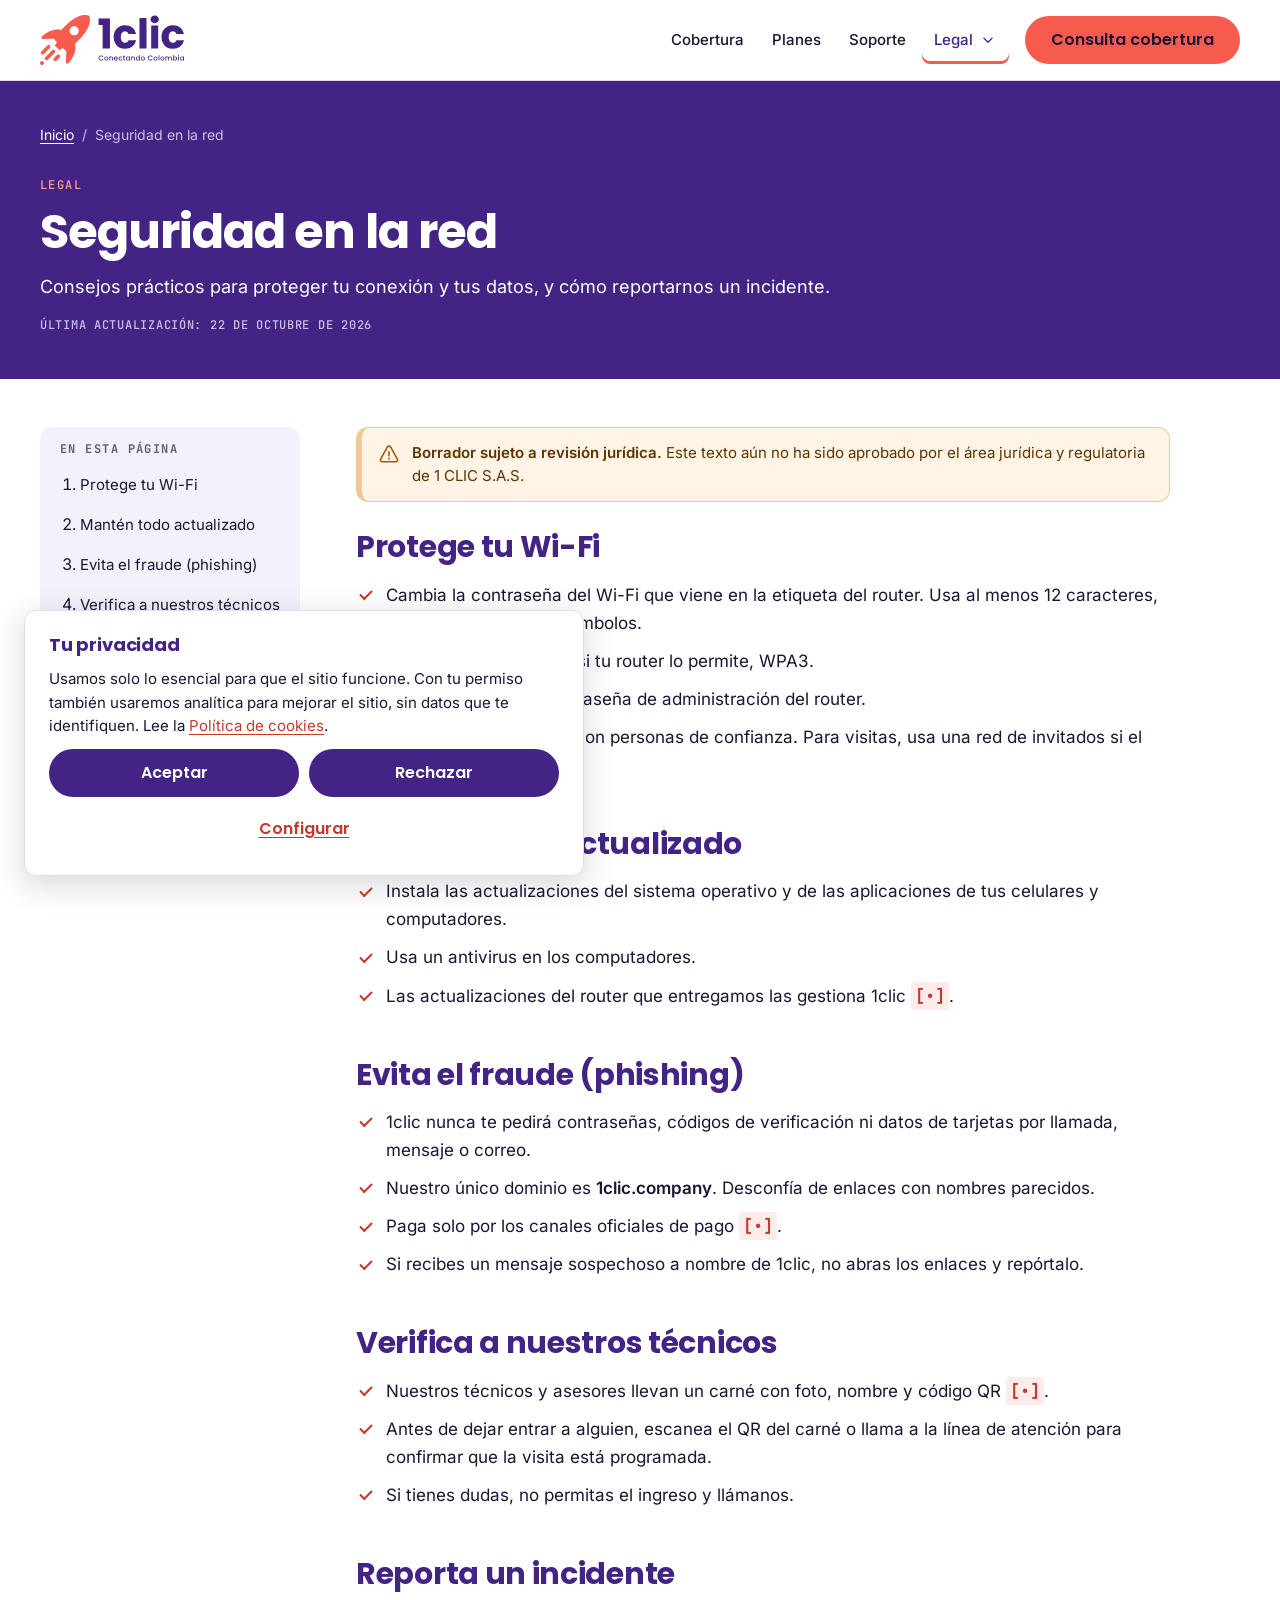
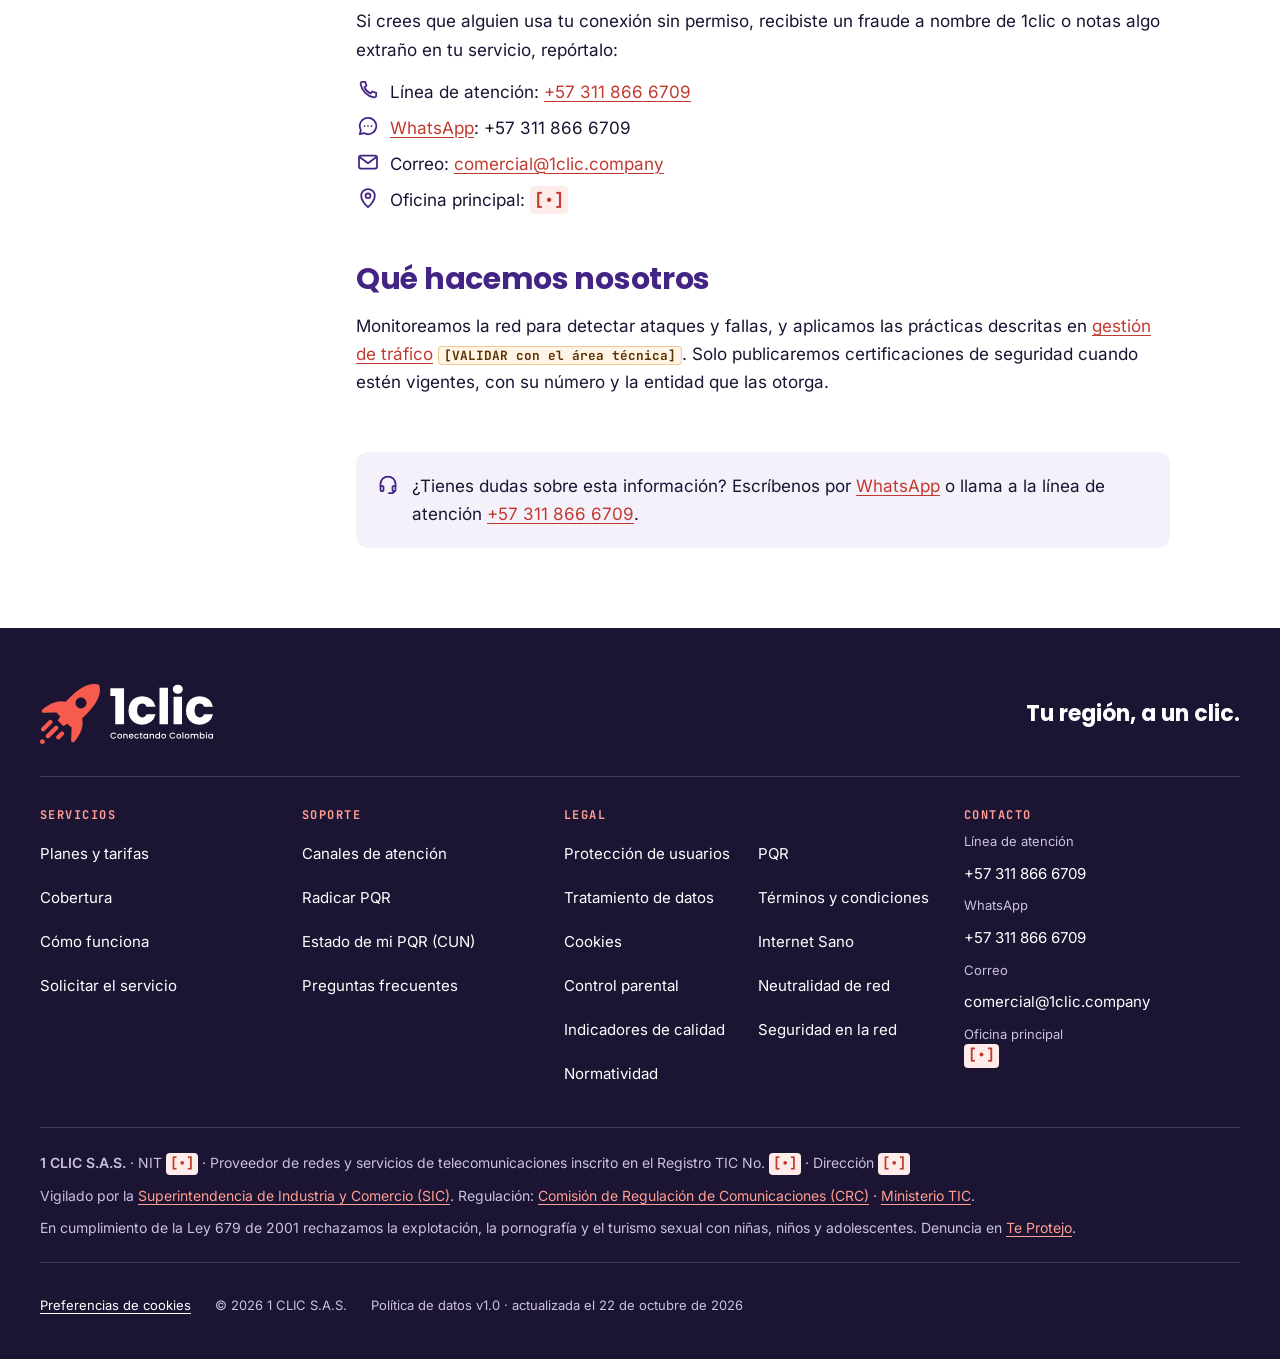
<file: legal/seguridad-red.html>
<!doctype html>
<html lang="es-CO">
<head>
  <meta charset="utf-8">
  <meta name="viewport" content="width=device-width, initial-scale=1">
  <title>Seguridad en la red: consejos y reporta incidentes | 1clic</title>
  <meta name="description" content="Recomendaciones para proteger tu Wi-Fi y tus equipos, evitar fraudes y suplantación de técnicos, y cómo reportar a 1clic un incidente de seguridad.">
  <link rel="canonical" href="https://1clic.company/legal/seguridad-red.html">
  <meta name="robots" content="index, follow">
  <meta name="theme-color" content="#432485">
  <meta name="format-detection" content="telephone=no">

  <!-- Fuentes: solo se precargan Poppins 700 (titulares) e Inter 400 (texto). -->
  <link rel="preload" href="/assets/fonts/poppins-latin-700-normal.woff2" as="font" type="font/woff2" crossorigin>
  <link rel="preload" href="/assets/fonts/inter-latin-400-normal.woff2" as="font" type="font/woff2" crossorigin>
  <link rel="stylesheet" href="/assets/css/styles.css?v=1.0.0">

  <!-- Íconos y manifiesto (fondo Morado, cohete Coral; compacto ≤ 24 px) -->
  <link rel="icon" href="/favicon.ico" sizes="32x32">
  <link rel="icon" href="/assets/img/icon.svg" type="image/svg+xml">
  <link rel="apple-touch-icon" href="/assets/img/apple-touch-icon-180x180.png">
  <link rel="manifest" href="/site.webmanifest">

  <!-- Open Graph y Twitter Card -->
  <meta property="og:type" content="website">
  <meta property="og:locale" content="es_CO">
  <meta property="og:site_name" content="1clic">
  <meta property="og:title" content="Seguridad en la red: consejos y reporta incidentes | 1clic">
  <meta property="og:description" content="Recomendaciones para proteger tu Wi-Fi y tus equipos, evitar fraudes y suplantación de técnicos, y cómo reportar a 1clic un incidente de seguridad.">
  <meta property="og:url" content="https://1clic.company/legal/seguridad-red.html">
  <meta property="og:image" content="https://1clic.company/assets/img/og-image.png">
  <meta property="og:image:width" content="1200">
  <meta property="og:image:height" content="630">
  <meta property="og:image:alt" content="1clic · Conectando Colombia. Fibra óptica hasta tu casa, en tu región.">
  <meta name="twitter:card" content="summary_large_image">
  <meta name="twitter:title" content="Seguridad en la red: consejos y reporta incidentes | 1clic">
  <meta name="twitter:description" content="Recomendaciones para proteger tu Wi-Fi y tus equipos, evitar fraudes y suplantación de técnicos, y cómo reportar a 1clic un incidente de seguridad.">
  <meta name="twitter:image" content="https://1clic.company/assets/img/og-image.png">

  <!-- JS: config → app. Con defer no bloquean el render; el sitio funciona sin JS. -->
  <script src="/assets/js/config.js?v=1.0.0" defer></script>
  <script src="/assets/js/app.js?v=1.0.0" defer></script>
  <!-- Datos estructurados (JSON-LD). Son bloques de datos, no scripts ejecutables: la CSP no los bloquea. -->
  <script type="application/ld+json">
{
    "@context": "https://schema.org",
    "@type": "BreadcrumbList",
    "itemListElement": [
      {
        "@type": "ListItem",
        "position": 1,
        "name": "Inicio",
        "item": "https://1clic.company/"
      },
      {
        "@type": "ListItem",
        "position": 2,
        "name": "Seguridad en la red",
        "item": "https://1clic.company/legal/seguridad-red.html"
      }
    ]
  }
  </script>
</head>
<body>
  <a class="skip-link" href="#contenido">Saltar al contenido</a>

  <!-- ===================== 7.1 ENCABEZADO FIJO ===================== -->
  <header class="site-header" id="encabezado">
    <div class="container header-inner">
      <a class="marca" href="/">
        <picture>
          <source media="(max-width: 359.98px)" srcset="/assets/img/1clic_Horizontal_Simple_Color.svg" width="104" height="32">
          <img src="/assets/img/1clic_Horizontal_Color.svg" alt="1clic, Conectando Colombia: inicio" width="145" height="50">
        </picture>
      </a>

      <!-- Sin JS es un enlace al menú del pie; app.js lo convierte en el botón del menú móvil. -->
      <a class="nav-toggle" id="nav-toggle" href="#menu-pie">
        <svg class="icon" aria-hidden="true" focusable="false"><use href="/assets/img/icons.svg#i-menu"/></svg>
        <span class="nav-toggle-texto">Menú</span>
      </a>

      <nav class="site-nav" id="menu-principal" aria-label="Principal">
        <ul class="nav-lista">
          <li><a class="nav-enlace" href="/#cobertura">Cobertura</a></li>
          <li><a class="nav-enlace" href="/#planes">Planes</a></li>
          <li><a class="nav-enlace" href="/#soporte">Soporte</a></li>
          <li class="nav-legal">
            <!-- <details> funciona sin JS; app.js añade cierre con Esc y al hacer clic afuera. -->
            <details class="nav-desplegable">
              <summary class="nav-enlace is-activo">Legal <svg class="icon icon-chevron" aria-hidden="true" focusable="false"><use href="/assets/img/icons.svg#i-chevron"/></svg></summary>
              <ul class="desplegable-panel">
                <li><a href="/legal/proteccion-usuarios.html">
                  <span class="dd-titulo">Protección de usuarios</span>
                  <span class="dd-desc">Derechos, deberes, contratos, tarifas y PQR.</span>
                </a></li>
                <li><a href="/legal/pqr.html">
                  <span class="dd-titulo">PQR</span>
                  <span class="dd-desc">Radica y consulta peticiones, quejas y recursos.</span>
                </a></li>
                <li><a href="/legal/tratamiento-datos.html">
                  <span class="dd-titulo">Tratamiento de datos</span>
                  <span class="dd-desc">Política de datos personales y aviso de privacidad.</span>
                </a></li>
                <li><a href="/legal/terminos-condiciones.html">
                  <span class="dd-titulo">Términos y condiciones</span>
                  <span class="dd-desc">Uso del sitio y condiciones de las ofertas.</span>
                </a></li>
                <li><a href="/legal/cookies.html">
                  <span class="dd-titulo">Cookies</span>
                  <span class="dd-desc">Qué usamos y cómo cambiar tus preferencias.</span>
                </a></li>
                <li><a href="/legal/internet-sano.html">
                  <span class="dd-titulo">Internet Sano</span>
                  <span class="dd-desc">Ley 679 de 2001 y denuncia en Te Protejo.</span>
                </a></li>
                <li><a href="/legal/control-parental.html">
                  <span class="dd-titulo">Control parental</span>
                  <span class="dd-desc">Mecanismos de filtrado: actívalos y desactívalos.</span>
                </a></li>
                <li><a href="/legal/neutralidad-red.html">
                  <span class="dd-titulo">Neutralidad de red</span>
                  <span class="dd-desc">Velocidades y prácticas de gestión de tráfico.</span>
                </a></li>
                <li><a href="/legal/indicadores-calidad.html">
                  <span class="dd-titulo">Indicadores de calidad</span>
                  <span class="dd-desc">Indicadores medidos, con periodo y fuente.</span>
                </a></li>
                <li><a href="/legal/seguridad-red.html" aria-current="page">
                  <span class="dd-titulo">Seguridad en la red</span>
                  <span class="dd-desc">Recomendaciones y reporte de incidentes.</span>
                </a></li>
                <li><a href="/legal/normatividad.html">
                  <span class="dd-titulo">Normatividad</span>
                  <span class="dd-desc">Leyes y entidades que regulan el servicio.</span>
                </a></li>
              </ul>
            </details>
          </li>
          <li class="nav-cta"><a class="btn btn-primario" href="/#cobertura">Consulta cobertura</a></li>
        </ul>
      </nav>
    </div>
    <!-- Barra de incidentes activos (estado-servicio.json). La inserta app.js sin mover el contenido. -->
    <div class="barra-estado" id="barra-estado" hidden></div>
  </header>

  <main id="contenido" tabindex="-1" class="pagina-legal">
    <div class="legal-cabecera">
      <div class="container">
        <nav class="migas" aria-label="Ruta de navegación">
          <ol>
            <li><a href="/">Inicio</a></li>
            <li><span aria-current="page">Seguridad en la red</span></li>
          </ol>
        </nav>
        <p class="eyebrow eyebrow-oscuro">Legal</p>
        <h1>Seguridad en la red</h1>
        <p class="lead">Consejos prácticos para proteger tu conexión y tus datos, y cómo reportarnos un incidente.</p>
        <p class="legal-meta"><span>Última actualización: <time datetime="2026-10-22">22 de octubre de 2026</time></span></p>
      </div>
    </div>

    <div class="container legal-layout">
      <nav class="legal-indice" aria-labelledby="indice-titulo">
        <h2 class="legal-indice-titulo" id="indice-titulo">En esta página</h2>
        <ol>
          <li><a href="#wifi">Protege tu Wi-Fi</a></li>
          <li><a href="#actualizaciones">Mantén todo actualizado</a></li>
          <li><a href="#fraude">Evita el fraude (phishing)</a></li>
          <li><a href="#tecnicos">Verifica a nuestros técnicos</a></li>
          <li><a href="#reportar">Reporta un incidente</a></li>
          <li><a href="#que-hacemos">Qué hacemos nosotros</a></li>
        </ol>
      </nav>

      <article class="legal-contenido">
        <!-- Aviso de borrador: lo oculta app.js cuando CONFIG.legal.borrador = false. Al aprobar, bórralo también del HTML. -->
        <p class="aviso aviso-borrador" data-legal-borrador role="note"><svg class="icon" aria-hidden="true" focusable="false"><use href="/assets/img/icons.svg#i-alerta"/></svg><span><strong>Borrador sujeto a revisión jurídica.</strong> Este texto aún no ha sido aprobado por el área jurídica y regulatoria de 1 CLIC S.A.S.</span></p>

        <section class="legal-seccion" id="wifi" aria-labelledby="wifi-titulo">
          <h2 id="wifi-titulo">Protege tu Wi-Fi</h2>
          <ul class="lista-check">
  <li>Cambia la contraseña del Wi-Fi que viene en la etiqueta del router. Usa al menos 12 caracteres, con letras, números y símbolos.</li>
  <li>Usa el cifrado WPA2 o, si tu router lo permite, WPA3.</li>
  <li>Cambia también la contraseña de administración del router.</li>
  <li>Comparte el Wi-Fi solo con personas de confianza. Para visitas, usa una red de invitados si el router la tiene.</li>
</ul>
        </section>
        <section class="legal-seccion" id="actualizaciones" aria-labelledby="actualizaciones-titulo">
          <h2 id="actualizaciones-titulo">Mantén todo actualizado</h2>
          <ul class="lista-check">
  <li>Instala las actualizaciones del sistema operativo y de las aplicaciones de tus celulares y computadores.</li>
  <li>Usa un antivirus en los computadores.</li>
  <li>Las actualizaciones del router que entregamos las gestiona 1clic <span class="pendiente">[•]</span>.</li>
</ul>
        </section>
        <section class="legal-seccion" id="fraude" aria-labelledby="fraude-titulo">
          <h2 id="fraude-titulo">Evita el fraude (phishing)</h2>
          <ul class="lista-check">
  <li>1clic nunca te pedirá contraseñas, códigos de verificación ni datos de tarjetas por llamada, mensaje o correo.</li>
  <li>Nuestro único dominio es <strong>1clic.company</strong>. Desconfía de enlaces con nombres parecidos.</li>
  <li>Paga solo por los canales oficiales de pago <span class="pendiente">[•]</span>.</li>
  <li>Si recibes un mensaje sospechoso a nombre de 1clic, no abras los enlaces y repórtalo.</li>
</ul>
        </section>
        <section class="legal-seccion" id="tecnicos" aria-labelledby="tecnicos-titulo">
          <h2 id="tecnicos-titulo">Verifica a nuestros técnicos</h2>
          <ul class="lista-check">
  <li>Nuestros técnicos y asesores llevan un carné con foto, nombre y código QR <span class="pendiente">[•]</span>.</li>
  <li>Antes de dejar entrar a alguien, escanea el QR del carné o llama a la <span data-config="contacto.linea.nombre">línea de atención</span> para confirmar que la visita está programada.</li>
  <li>Si tienes dudas, no permitas el ingreso y llámanos.</li>
</ul>
        </section>
        <section class="legal-seccion" id="reportar" aria-labelledby="reportar-titulo">
          <h2 id="reportar-titulo">Reporta un incidente</h2>
          <p>Si crees que alguien usa tu conexión sin permiso, recibiste un fraude a nombre de 1clic o notas algo extraño en tu servicio, repórtalo:</p>
<ul class="lista-canales"><li><svg class="icon" aria-hidden="true" focusable="false"><use href="/assets/img/icons.svg#i-telefono"/></svg><span><span data-config="contacto.linea.titulo">Línea de atención</span>: <a href="tel:+573118666709" data-contacto="linea">+57 311 866 6709</a></span></li><li><svg class="icon" aria-hidden="true" focusable="false"><use href="/assets/img/icons.svg#i-chat"/></svg><span><a href="https://wa.me/573118666709" data-wa="general" data-origen="legal" rel="noopener noreferrer">WhatsApp</a>: <span data-config="contacto.whatsapp.texto">+57 311 866 6709</span></span></li><li><svg class="icon" aria-hidden="true" focusable="false"><use href="/assets/img/icons.svg#i-correo"/></svg><span>Correo: <a href="mailto:comercial@1clic.company" data-correo="soporte">comercial@1clic.company</a></span></li><li><svg class="icon" aria-hidden="true" focusable="false"><use href="/assets/img/icons.svg#i-cobertura"/></svg><span>Oficina principal: <span data-config="contacto.oficinaPrincipal.direccion">[•]</span></span></li></ul>
        </section>
        <section class="legal-seccion" id="que-hacemos" aria-labelledby="que-hacemos-titulo">
          <h2 id="que-hacemos-titulo">Qué hacemos nosotros</h2>
          <p>Monitoreamos la red para detectar ataques y fallas, y aplicamos las prácticas descritas en <a href="/legal/neutralidad-red.html#gestion">gestión de tráfico</a> <mark class="validar">[VALIDAR con el área técnica]</mark>. Solo publicaremos certificaciones de seguridad cuando estén vigentes, con su número y la entidad que las otorga.</p>
        </section>

        <aside class="legal-ayuda" aria-label="Ayuda">
          <p><svg class="icon" aria-hidden="true" focusable="false"><use href="/assets/img/icons.svg#i-soporte"/></svg><span>¿Tienes dudas sobre esta información? Escríbenos por <a href="https://wa.me/573118666709" data-wa="general" data-origen="legal" rel="noopener noreferrer">WhatsApp</a> o llama a la <span data-config="contacto.linea.nombre">línea de atención</span> <a href="tel:+573118666709" data-contacto="linea">+57 311 866 6709</a>.</span></p>
        </aside>
      </article>
    </div>
  </main>

  <!-- ===================== 7.12 PIE DE PÁGINA ===================== -->
  <footer class="site-footer" id="pie">
    <div class="container">
      <div class="pie-marca">
        <a href="/" class="pie-logo"><img src="/assets/img/1clic_Horizontal_Inverso.svg" alt="1clic, Conectando Colombia: inicio" width="174" height="60" loading="lazy" decoding="async"></a>
        <p class="pie-eslogan">Tu región, a un clic.</p>
      </div>

      <nav class="pie-nav" id="menu-pie" aria-label="Pie de página">
        <div class="pie-col">
          <h2 class="pie-titulo">Servicios</h2>
          <ul>
            <li><a href="/#planes">Planes y tarifas</a></li>
            <li><a href="/#cobertura">Cobertura</a></li>
            <li><a href="/#instalacion">Cómo funciona</a></li>
            <li><a href="/#contacto">Solicitar el servicio</a></li>
          </ul>
        </div>
        <div class="pie-col">
          <h2 class="pie-titulo">Soporte</h2>
          <ul>
            <li><a href="/#soporte">Canales de atención</a></li>
            <li><a href="/legal/pqr.html" data-evento="pqr_open">Radicar PQR</a></li>
            <li><a href="/legal/pqr.html#consulta-cun">Estado de mi PQR (CUN)</a></li>
            <li><a href="/#faq">Preguntas frecuentes</a></li>
          </ul>
        </div>
        <div class="pie-col pie-col-legal">
          <h2 class="pie-titulo">Legal</h2>
          <ul>
              <li><a href="/legal/proteccion-usuarios.html">Protección de usuarios</a></li>
              <li><a href="/legal/pqr.html">PQR</a></li>
              <li><a href="/legal/tratamiento-datos.html">Tratamiento de datos</a></li>
              <li><a href="/legal/terminos-condiciones.html">Términos y condiciones</a></li>
              <li><a href="/legal/cookies.html">Cookies</a></li>
              <li><a href="/legal/internet-sano.html">Internet Sano</a></li>
              <li><a href="/legal/control-parental.html">Control parental</a></li>
              <li><a href="/legal/neutralidad-red.html">Neutralidad de red</a></li>
              <li><a href="/legal/indicadores-calidad.html">Indicadores de calidad</a></li>
              <li><a href="/legal/seguridad-red.html">Seguridad en la red</a></li>
              <li><a href="/legal/normatividad.html">Normatividad</a></li>
          </ul>
        </div>
        <div class="pie-col">
          <h2 class="pie-titulo">Contacto</h2>
          <ul class="pie-contacto">
            <li><span class="pie-etiqueta" data-config="contacto.linea.titulo">Línea de atención</span> <a href="tel:+573118666709" data-contacto="linea">+57 311 866 6709</a></li>
            <li><span class="pie-etiqueta">WhatsApp</span> <a href="https://wa.me/573118666709" data-wa="general" data-origen="pie" rel="noopener noreferrer"><span data-config="contacto.whatsapp.texto">+57 311 866 6709</span></a></li>
            <li><span class="pie-etiqueta">Correo</span> <a href="mailto:comercial@1clic.company" data-correo="soporte">comercial@1clic.company</a></li>
            <li><span class="pie-etiqueta">Oficina principal</span> <span data-config="contacto.oficinaPrincipal.direccion">[•]</span></li>
          </ul>
          <!-- Redes: se muestran solo si existen en config.js (nunca enlaces a "#"). -->
          <ul class="pie-redes" data-redes hidden></ul>
        </div>
      </nav>

      <div class="pie-legal">
        <p><strong>1 CLIC S.A.S.</strong> · NIT <span data-config="empresa.nit">[•]</span> · Proveedor de redes y servicios de telecomunicaciones inscrito en el Registro TIC No. <span data-config="empresa.registroTic">[•]</span> · Dirección <span data-config="empresa.direccion">[•]</span></p>
        <p>Vigilado por la <a href="https://www.sic.gov.co" rel="noopener noreferrer">Superintendencia de Industria y Comercio (SIC)</a>. Regulación: <a href="https://www.crcom.gov.co" rel="noopener noreferrer">Comisión de Regulación de Comunicaciones (CRC)</a> · <a href="https://www.mintic.gov.co" rel="noopener noreferrer">Ministerio TIC</a>.</p>
        <p>En cumplimiento de la Ley 679 de 2001 rechazamos la explotación, la pornografía y el turismo sexual con niñas, niños y adolescentes. Denuncia en <a href="https://www.teprotejo.org" rel="noopener noreferrer">Te Protejo</a>.</p>
      </div>

      <div class="pie-final">
        <a href="/legal/cookies.html#preferencias" data-abrir-cookies>Preferencias de cookies</a>
        <span>© 2026 1 CLIC S.A.S.</span>
        <span>Política de datos v1.0 · actualizada el 22 de octubre de 2026</span>
      </div>
    </div>
  </footer>
</body>
</html>
</file>
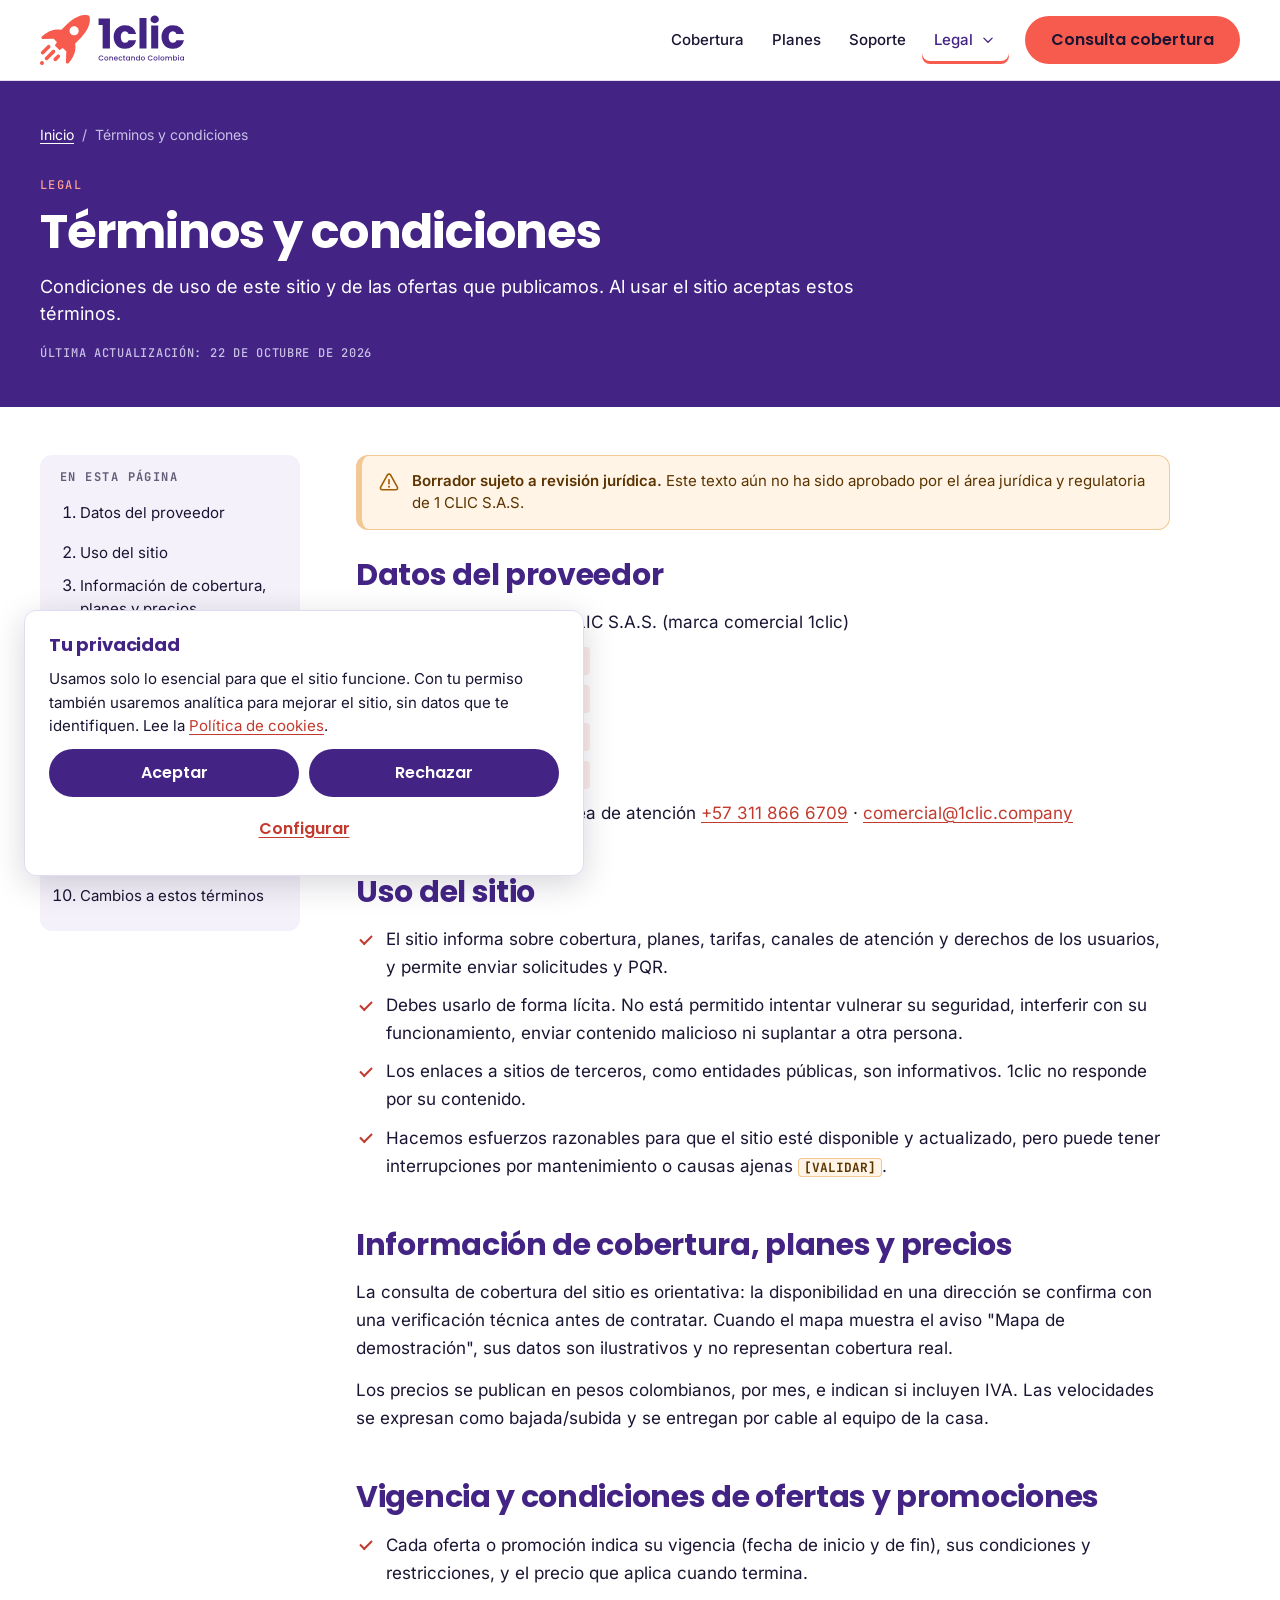
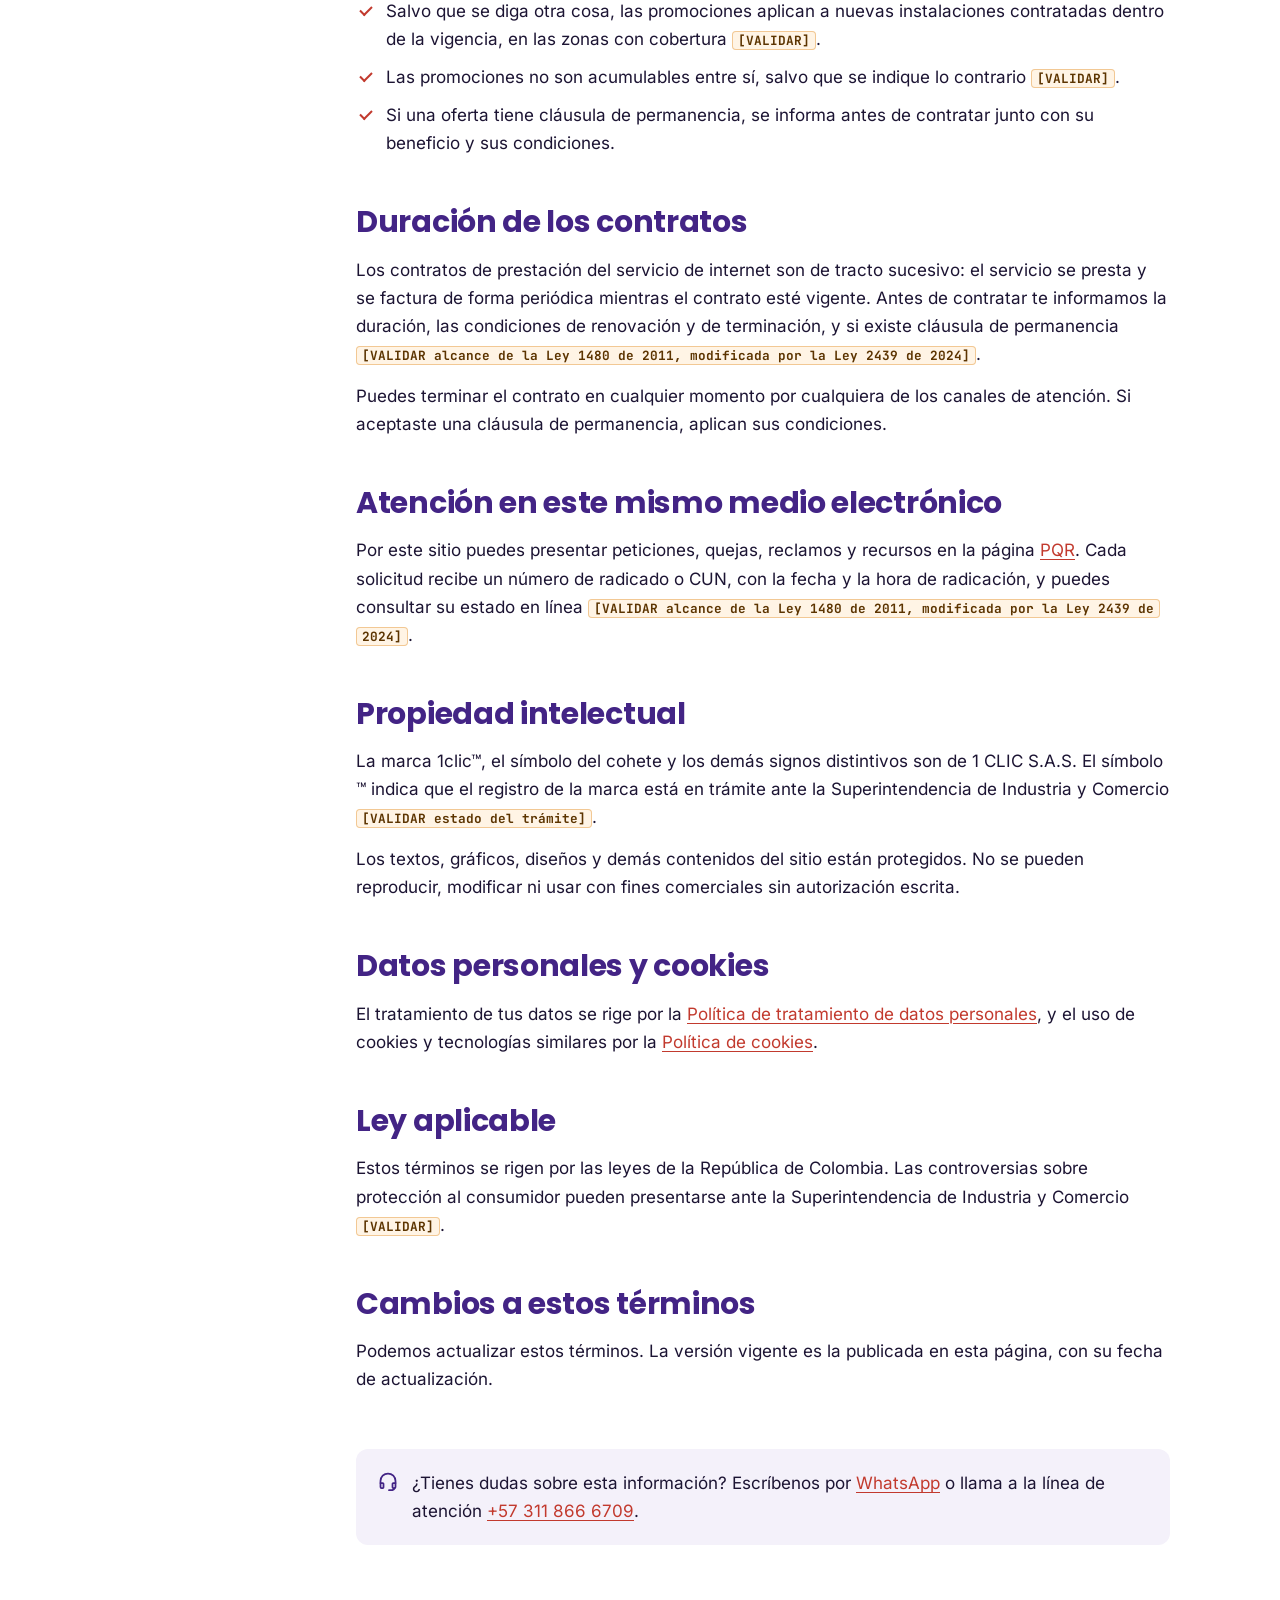
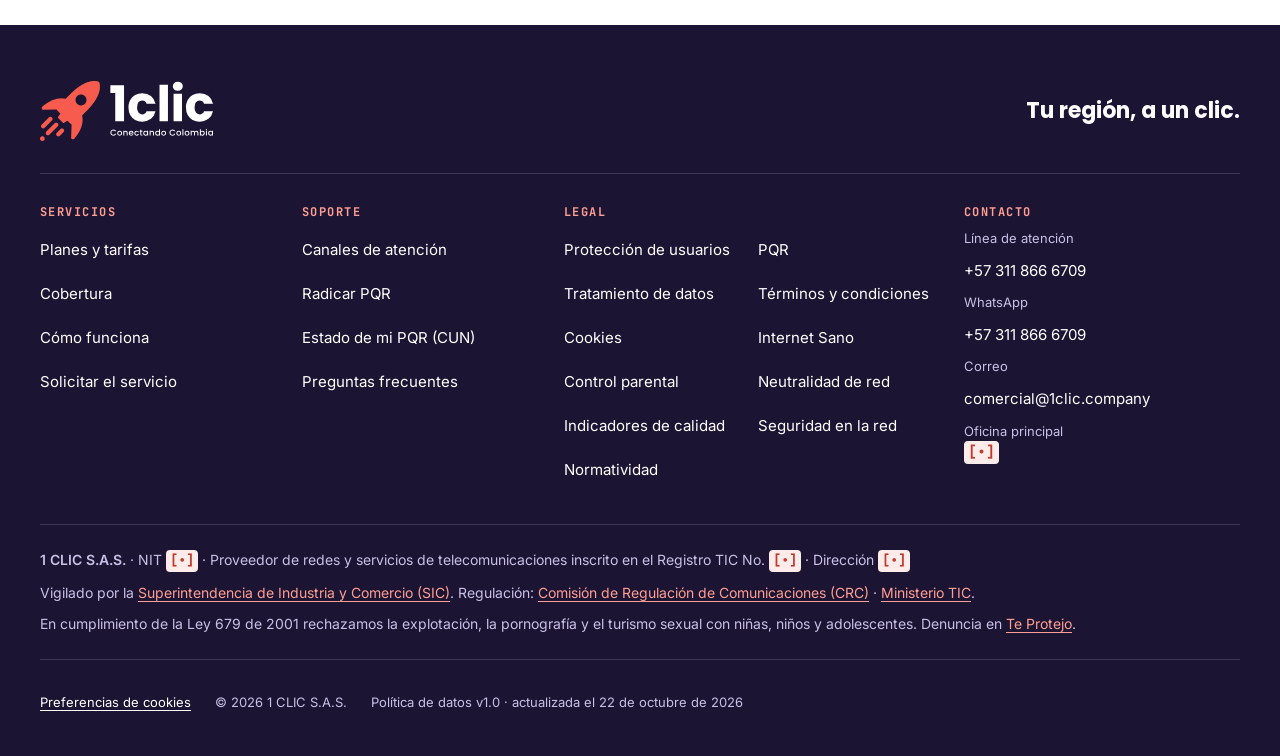
<file: legal/terminos-condiciones.html>
<!doctype html>
<html lang="es-CO">
<head>
  <meta charset="utf-8">
  <meta name="viewport" content="width=device-width, initial-scale=1">
  <title>Términos y condiciones del sitio y las ofertas | 1clic</title>
  <meta name="description" content="Condiciones de uso del sitio de 1clic, vigencia y condiciones de ofertas y promociones, duración de los contratos, propiedad de la marca y datos del proveedor.">
  <link rel="canonical" href="https://1clic.company/legal/terminos-condiciones.html">
  <meta name="robots" content="index, follow">
  <meta name="theme-color" content="#432485">
  <meta name="format-detection" content="telephone=no">

  <!-- Fuentes: solo se precargan Poppins 700 (titulares) e Inter 400 (texto). -->
  <link rel="preload" href="/assets/fonts/poppins-latin-700-normal.woff2" as="font" type="font/woff2" crossorigin>
  <link rel="preload" href="/assets/fonts/inter-latin-400-normal.woff2" as="font" type="font/woff2" crossorigin>
  <link rel="stylesheet" href="/assets/css/styles.css?v=1.0.0">

  <!-- Íconos y manifiesto (fondo Morado, cohete Coral; compacto ≤ 24 px) -->
  <link rel="icon" href="/favicon.ico" sizes="32x32">
  <link rel="icon" href="/assets/img/icon.svg" type="image/svg+xml">
  <link rel="apple-touch-icon" href="/assets/img/apple-touch-icon-180x180.png">
  <link rel="manifest" href="/site.webmanifest">

  <!-- Open Graph y Twitter Card -->
  <meta property="og:type" content="website">
  <meta property="og:locale" content="es_CO">
  <meta property="og:site_name" content="1clic">
  <meta property="og:title" content="Términos y condiciones del sitio y las ofertas | 1clic">
  <meta property="og:description" content="Condiciones de uso del sitio de 1clic, vigencia y condiciones de ofertas y promociones, duración de los contratos, propiedad de la marca y datos del proveedor.">
  <meta property="og:url" content="https://1clic.company/legal/terminos-condiciones.html">
  <meta property="og:image" content="https://1clic.company/assets/img/og-image.png">
  <meta property="og:image:width" content="1200">
  <meta property="og:image:height" content="630">
  <meta property="og:image:alt" content="1clic · Conectando Colombia. Fibra óptica hasta tu casa, en tu región.">
  <meta name="twitter:card" content="summary_large_image">
  <meta name="twitter:title" content="Términos y condiciones del sitio y las ofertas | 1clic">
  <meta name="twitter:description" content="Condiciones de uso del sitio de 1clic, vigencia y condiciones de ofertas y promociones, duración de los contratos, propiedad de la marca y datos del proveedor.">
  <meta name="twitter:image" content="https://1clic.company/assets/img/og-image.png">

  <!-- JS: config → app. Con defer no bloquean el render; el sitio funciona sin JS. -->
  <script src="/assets/js/config.js?v=1.0.0" defer></script>
  <script src="/assets/js/app.js?v=1.0.0" defer></script>
  <!-- Datos estructurados (JSON-LD). Son bloques de datos, no scripts ejecutables: la CSP no los bloquea. -->
  <script type="application/ld+json">
{
    "@context": "https://schema.org",
    "@type": "BreadcrumbList",
    "itemListElement": [
      {
        "@type": "ListItem",
        "position": 1,
        "name": "Inicio",
        "item": "https://1clic.company/"
      },
      {
        "@type": "ListItem",
        "position": 2,
        "name": "Términos y condiciones",
        "item": "https://1clic.company/legal/terminos-condiciones.html"
      }
    ]
  }
  </script>
</head>
<body>
  <a class="skip-link" href="#contenido">Saltar al contenido</a>

  <!-- ===================== 7.1 ENCABEZADO FIJO ===================== -->
  <header class="site-header" id="encabezado">
    <div class="container header-inner">
      <a class="marca" href="/">
        <picture>
          <source media="(max-width: 359.98px)" srcset="/assets/img/1clic_Horizontal_Simple_Color.svg" width="104" height="32">
          <img src="/assets/img/1clic_Horizontal_Color.svg" alt="1clic, Conectando Colombia: inicio" width="145" height="50">
        </picture>
      </a>

      <!-- Sin JS es un enlace al menú del pie; app.js lo convierte en el botón del menú móvil. -->
      <a class="nav-toggle" id="nav-toggle" href="#menu-pie">
        <svg class="icon" aria-hidden="true" focusable="false"><use href="/assets/img/icons.svg#i-menu"/></svg>
        <span class="nav-toggle-texto">Menú</span>
      </a>

      <nav class="site-nav" id="menu-principal" aria-label="Principal">
        <ul class="nav-lista">
          <li><a class="nav-enlace" href="/#cobertura">Cobertura</a></li>
          <li><a class="nav-enlace" href="/#planes">Planes</a></li>
          <li><a class="nav-enlace" href="/#soporte">Soporte</a></li>
          <li class="nav-legal">
            <!-- <details> funciona sin JS; app.js añade cierre con Esc y al hacer clic afuera. -->
            <details class="nav-desplegable">
              <summary class="nav-enlace is-activo">Legal <svg class="icon icon-chevron" aria-hidden="true" focusable="false"><use href="/assets/img/icons.svg#i-chevron"/></svg></summary>
              <ul class="desplegable-panel">
                <li><a href="/legal/proteccion-usuarios.html">
                  <span class="dd-titulo">Protección de usuarios</span>
                  <span class="dd-desc">Derechos, deberes, contratos, tarifas y PQR.</span>
                </a></li>
                <li><a href="/legal/pqr.html">
                  <span class="dd-titulo">PQR</span>
                  <span class="dd-desc">Radica y consulta peticiones, quejas y recursos.</span>
                </a></li>
                <li><a href="/legal/tratamiento-datos.html">
                  <span class="dd-titulo">Tratamiento de datos</span>
                  <span class="dd-desc">Política de datos personales y aviso de privacidad.</span>
                </a></li>
                <li><a href="/legal/terminos-condiciones.html" aria-current="page">
                  <span class="dd-titulo">Términos y condiciones</span>
                  <span class="dd-desc">Uso del sitio y condiciones de las ofertas.</span>
                </a></li>
                <li><a href="/legal/cookies.html">
                  <span class="dd-titulo">Cookies</span>
                  <span class="dd-desc">Qué usamos y cómo cambiar tus preferencias.</span>
                </a></li>
                <li><a href="/legal/internet-sano.html">
                  <span class="dd-titulo">Internet Sano</span>
                  <span class="dd-desc">Ley 679 de 2001 y denuncia en Te Protejo.</span>
                </a></li>
                <li><a href="/legal/control-parental.html">
                  <span class="dd-titulo">Control parental</span>
                  <span class="dd-desc">Mecanismos de filtrado: actívalos y desactívalos.</span>
                </a></li>
                <li><a href="/legal/neutralidad-red.html">
                  <span class="dd-titulo">Neutralidad de red</span>
                  <span class="dd-desc">Velocidades y prácticas de gestión de tráfico.</span>
                </a></li>
                <li><a href="/legal/indicadores-calidad.html">
                  <span class="dd-titulo">Indicadores de calidad</span>
                  <span class="dd-desc">Indicadores medidos, con periodo y fuente.</span>
                </a></li>
                <li><a href="/legal/seguridad-red.html">
                  <span class="dd-titulo">Seguridad en la red</span>
                  <span class="dd-desc">Recomendaciones y reporte de incidentes.</span>
                </a></li>
                <li><a href="/legal/normatividad.html">
                  <span class="dd-titulo">Normatividad</span>
                  <span class="dd-desc">Leyes y entidades que regulan el servicio.</span>
                </a></li>
              </ul>
            </details>
          </li>
          <li class="nav-cta"><a class="btn btn-primario" href="/#cobertura">Consulta cobertura</a></li>
        </ul>
      </nav>
    </div>
    <!-- Barra de incidentes activos (estado-servicio.json). La inserta app.js sin mover el contenido. -->
    <div class="barra-estado" id="barra-estado" hidden></div>
  </header>

  <main id="contenido" tabindex="-1" class="pagina-legal">
    <div class="legal-cabecera">
      <div class="container">
        <nav class="migas" aria-label="Ruta de navegación">
          <ol>
            <li><a href="/">Inicio</a></li>
            <li><span aria-current="page">Términos y condiciones</span></li>
          </ol>
        </nav>
        <p class="eyebrow eyebrow-oscuro">Legal</p>
        <h1>Términos y condiciones</h1>
        <p class="lead">Condiciones de uso de este sitio y de las ofertas que publicamos. Al usar el sitio aceptas estos términos.</p>
        <p class="legal-meta"><span>Última actualización: <time datetime="2026-10-22">22 de octubre de 2026</time></span></p>
      </div>
    </div>

    <div class="container legal-layout">
      <nav class="legal-indice" aria-labelledby="indice-titulo">
        <h2 class="legal-indice-titulo" id="indice-titulo">En esta página</h2>
        <ol>
          <li><a href="#proveedor">Datos del proveedor</a></li>
          <li><a href="#uso">Uso del sitio</a></li>
          <li><a href="#informacion">Información de cobertura, planes y precios</a></li>
          <li><a href="#ofertas">Vigencia y condiciones de ofertas y promociones</a></li>
          <li><a href="#duracion">Duración de los contratos</a></li>
          <li><a href="#atencion-electronica">Atención en este mismo medio electrónico</a></li>
          <li><a href="#propiedad">Propiedad intelectual</a></li>
          <li><a href="#datos">Datos personales y cookies</a></li>
          <li><a href="#ley">Ley aplicable</a></li>
          <li><a href="#cambios">Cambios a estos términos</a></li>
        </ol>
      </nav>

      <article class="legal-contenido">
        <!-- Aviso de borrador: lo oculta app.js cuando CONFIG.legal.borrador = false. Al aprobar, bórralo también del HTML. -->
        <p class="aviso aviso-borrador" data-legal-borrador role="note"><svg class="icon" aria-hidden="true" focusable="false"><use href="/assets/img/icons.svg#i-alerta"/></svg><span><strong>Borrador sujeto a revisión jurídica.</strong> Este texto aún no ha sido aprobado por el área jurídica y regulatoria de 1 CLIC S.A.S.</span></p>

        <section class="legal-seccion" id="proveedor" aria-labelledby="proveedor-titulo">
          <h2 id="proveedor-titulo">Datos del proveedor</h2>
          <dl class="definiciones definiciones-compactas">
  <dt>Razón social</dt><dd>1 CLIC S.A.S. (marca comercial 1clic)</dd>
  <dt>NIT</dt><dd data-config="empresa.nit">[•]</dd>
  <dt>Registro TIC</dt><dd data-config="empresa.registroTic">[•]</dd>
  <dt>Domicilio</dt><dd data-config="empresa.domicilio">[•]</dd>
  <dt>Dirección</dt><dd data-config="empresa.direccion">[•]</dd>
  <dt>Atención</dt><dd><span data-config="contacto.linea.titulo">Línea de atención</span> <a href="tel:+573118666709" data-contacto="linea">+57 311 866 6709</a> · <a href="mailto:comercial@1clic.company" data-correo="soporte">comercial@1clic.company</a></dd>
</dl>
        </section>
        <section class="legal-seccion" id="uso" aria-labelledby="uso-titulo">
          <h2 id="uso-titulo">Uso del sitio</h2>
          <ul class="lista-check">
  <li>El sitio informa sobre cobertura, planes, tarifas, canales de atención y derechos de los usuarios, y permite enviar solicitudes y PQR.</li>
  <li>Debes usarlo de forma lícita. No está permitido intentar vulnerar su seguridad, interferir con su funcionamiento, enviar contenido malicioso ni suplantar a otra persona.</li>
  <li>Los enlaces a sitios de terceros, como entidades públicas, son informativos. 1clic no responde por su contenido.</li>
  <li>Hacemos esfuerzos razonables para que el sitio esté disponible y actualizado, pero puede tener interrupciones por mantenimiento o causas ajenas <mark class="validar">[VALIDAR]</mark>.</li>
</ul>
        </section>
        <section class="legal-seccion" id="informacion" aria-labelledby="informacion-titulo">
          <h2 id="informacion-titulo">Información de cobertura, planes y precios</h2>
          <p>La consulta de cobertura del sitio es orientativa: la disponibilidad en una dirección se confirma con una verificación técnica antes de contratar. Cuando el mapa muestra el aviso "Mapa de demostración", sus datos son ilustrativos y no representan cobertura real.</p>
<p>Los precios se publican en pesos colombianos, por mes, e indican si incluyen IVA. Las velocidades se expresan como bajada/subida y se entregan por cable al equipo de la casa.</p>
        </section>
        <section class="legal-seccion" id="ofertas" aria-labelledby="ofertas-titulo">
          <h2 id="ofertas-titulo">Vigencia y condiciones de ofertas y promociones</h2>
          <ul class="lista-check">
  <li>Cada oferta o promoción indica su vigencia (fecha de inicio y de fin), sus condiciones y restricciones, y el precio que aplica cuando termina.</li>
  <li>Salvo que se diga otra cosa, las promociones aplican a nuevas instalaciones contratadas dentro de la vigencia, en las zonas con cobertura <mark class="validar">[VALIDAR]</mark>.</li>
  <li>Las promociones no son acumulables entre sí, salvo que se indique lo contrario <mark class="validar">[VALIDAR]</mark>.</li>
  <li>Si una oferta tiene cláusula de permanencia, se informa antes de contratar junto con su beneficio y sus condiciones.</li>
</ul>
        </section>
        <section class="legal-seccion" id="duracion" aria-labelledby="duracion-titulo">
          <h2 id="duracion-titulo">Duración de los contratos</h2>
          <p>Los contratos de prestación del servicio de internet son de tracto sucesivo: el servicio se presta y se factura de forma periódica mientras el contrato esté vigente. Antes de contratar te informamos la duración, las condiciones de renovación y de terminación, y si existe cláusula de permanencia <mark class="validar">[VALIDAR alcance de la Ley 1480 de 2011, modificada por la Ley 2439 de 2024]</mark>.</p>
<p>Puedes terminar el contrato en cualquier momento por cualquiera de los canales de atención. Si aceptaste una cláusula de permanencia, aplican sus condiciones.</p>
        </section>
        <section class="legal-seccion" id="atencion-electronica" aria-labelledby="atencion-electronica-titulo">
          <h2 id="atencion-electronica-titulo">Atención en este mismo medio electrónico</h2>
          <p>Por este sitio puedes presentar peticiones, quejas, reclamos y recursos en la página <a href="/legal/pqr.html">PQR</a>. Cada solicitud recibe un número de radicado o CUN, con la fecha y la hora de radicación, y puedes consultar su estado en línea <mark class="validar">[VALIDAR alcance de la Ley 1480 de 2011, modificada por la Ley 2439 de 2024]</mark>.</p>
        </section>
        <section class="legal-seccion" id="propiedad" aria-labelledby="propiedad-titulo">
          <h2 id="propiedad-titulo">Propiedad intelectual</h2>
          <p>La marca 1clic™, el símbolo del cohete y los demás signos distintivos son de 1 CLIC S.A.S. El símbolo ™ indica que el registro de la marca está en trámite ante la Superintendencia de Industria y Comercio <mark class="validar">[VALIDAR estado del trámite]</mark>.</p>
<p>Los textos, gráficos, diseños y demás contenidos del sitio están protegidos. No se pueden reproducir, modificar ni usar con fines comerciales sin autorización escrita.</p>
        </section>
        <section class="legal-seccion" id="datos" aria-labelledby="datos-titulo">
          <h2 id="datos-titulo">Datos personales y cookies</h2>
          <p>El tratamiento de tus datos se rige por la <a href="/legal/tratamiento-datos.html">Política de tratamiento de datos personales</a>, y el uso de cookies y tecnologías similares por la <a href="/legal/cookies.html">Política de cookies</a>.</p>
        </section>
        <section class="legal-seccion" id="ley" aria-labelledby="ley-titulo">
          <h2 id="ley-titulo">Ley aplicable</h2>
          <p>Estos términos se rigen por las leyes de la República de Colombia. Las controversias sobre protección al consumidor pueden presentarse ante la Superintendencia de Industria y Comercio <mark class="validar">[VALIDAR]</mark>.</p>
        </section>
        <section class="legal-seccion" id="cambios" aria-labelledby="cambios-titulo">
          <h2 id="cambios-titulo">Cambios a estos términos</h2>
          <p>Podemos actualizar estos términos. La versión vigente es la publicada en esta página, con su fecha de actualización.</p>
        </section>

        <aside class="legal-ayuda" aria-label="Ayuda">
          <p><svg class="icon" aria-hidden="true" focusable="false"><use href="/assets/img/icons.svg#i-soporte"/></svg><span>¿Tienes dudas sobre esta información? Escríbenos por <a href="https://wa.me/573118666709" data-wa="general" data-origen="legal" rel="noopener noreferrer">WhatsApp</a> o llama a la <span data-config="contacto.linea.nombre">línea de atención</span> <a href="tel:+573118666709" data-contacto="linea">+57 311 866 6709</a>.</span></p>
        </aside>
      </article>
    </div>
  </main>

  <!-- ===================== 7.12 PIE DE PÁGINA ===================== -->
  <footer class="site-footer" id="pie">
    <div class="container">
      <div class="pie-marca">
        <a href="/" class="pie-logo"><img src="/assets/img/1clic_Horizontal_Inverso.svg" alt="1clic, Conectando Colombia: inicio" width="174" height="60" loading="lazy" decoding="async"></a>
        <p class="pie-eslogan">Tu región, a un clic.</p>
      </div>

      <nav class="pie-nav" id="menu-pie" aria-label="Pie de página">
        <div class="pie-col">
          <h2 class="pie-titulo">Servicios</h2>
          <ul>
            <li><a href="/#planes">Planes y tarifas</a></li>
            <li><a href="/#cobertura">Cobertura</a></li>
            <li><a href="/#instalacion">Cómo funciona</a></li>
            <li><a href="/#contacto">Solicitar el servicio</a></li>
          </ul>
        </div>
        <div class="pie-col">
          <h2 class="pie-titulo">Soporte</h2>
          <ul>
            <li><a href="/#soporte">Canales de atención</a></li>
            <li><a href="/legal/pqr.html" data-evento="pqr_open">Radicar PQR</a></li>
            <li><a href="/legal/pqr.html#consulta-cun">Estado de mi PQR (CUN)</a></li>
            <li><a href="/#faq">Preguntas frecuentes</a></li>
          </ul>
        </div>
        <div class="pie-col pie-col-legal">
          <h2 class="pie-titulo">Legal</h2>
          <ul>
              <li><a href="/legal/proteccion-usuarios.html">Protección de usuarios</a></li>
              <li><a href="/legal/pqr.html">PQR</a></li>
              <li><a href="/legal/tratamiento-datos.html">Tratamiento de datos</a></li>
              <li><a href="/legal/terminos-condiciones.html">Términos y condiciones</a></li>
              <li><a href="/legal/cookies.html">Cookies</a></li>
              <li><a href="/legal/internet-sano.html">Internet Sano</a></li>
              <li><a href="/legal/control-parental.html">Control parental</a></li>
              <li><a href="/legal/neutralidad-red.html">Neutralidad de red</a></li>
              <li><a href="/legal/indicadores-calidad.html">Indicadores de calidad</a></li>
              <li><a href="/legal/seguridad-red.html">Seguridad en la red</a></li>
              <li><a href="/legal/normatividad.html">Normatividad</a></li>
          </ul>
        </div>
        <div class="pie-col">
          <h2 class="pie-titulo">Contacto</h2>
          <ul class="pie-contacto">
            <li><span class="pie-etiqueta" data-config="contacto.linea.titulo">Línea de atención</span> <a href="tel:+573118666709" data-contacto="linea">+57 311 866 6709</a></li>
            <li><span class="pie-etiqueta">WhatsApp</span> <a href="https://wa.me/573118666709" data-wa="general" data-origen="pie" rel="noopener noreferrer"><span data-config="contacto.whatsapp.texto">+57 311 866 6709</span></a></li>
            <li><span class="pie-etiqueta">Correo</span> <a href="mailto:comercial@1clic.company" data-correo="soporte">comercial@1clic.company</a></li>
            <li><span class="pie-etiqueta">Oficina principal</span> <span data-config="contacto.oficinaPrincipal.direccion">[•]</span></li>
          </ul>
          <!-- Redes: se muestran solo si existen en config.js (nunca enlaces a "#"). -->
          <ul class="pie-redes" data-redes hidden></ul>
        </div>
      </nav>

      <div class="pie-legal">
        <p><strong>1 CLIC S.A.S.</strong> · NIT <span data-config="empresa.nit">[•]</span> · Proveedor de redes y servicios de telecomunicaciones inscrito en el Registro TIC No. <span data-config="empresa.registroTic">[•]</span> · Dirección <span data-config="empresa.direccion">[•]</span></p>
        <p>Vigilado por la <a href="https://www.sic.gov.co" rel="noopener noreferrer">Superintendencia de Industria y Comercio (SIC)</a>. Regulación: <a href="https://www.crcom.gov.co" rel="noopener noreferrer">Comisión de Regulación de Comunicaciones (CRC)</a> · <a href="https://www.mintic.gov.co" rel="noopener noreferrer">Ministerio TIC</a>.</p>
        <p>En cumplimiento de la Ley 679 de 2001 rechazamos la explotación, la pornografía y el turismo sexual con niñas, niños y adolescentes. Denuncia en <a href="https://www.teprotejo.org" rel="noopener noreferrer">Te Protejo</a>.</p>
      </div>

      <div class="pie-final">
        <a href="/legal/cookies.html#preferencias" data-abrir-cookies>Preferencias de cookies</a>
        <span>© 2026 1 CLIC S.A.S.</span>
        <span>Política de datos v1.0 · actualizada el 22 de octubre de 2026</span>
      </div>
    </div>
  </footer>
</body>
</html>
</file>
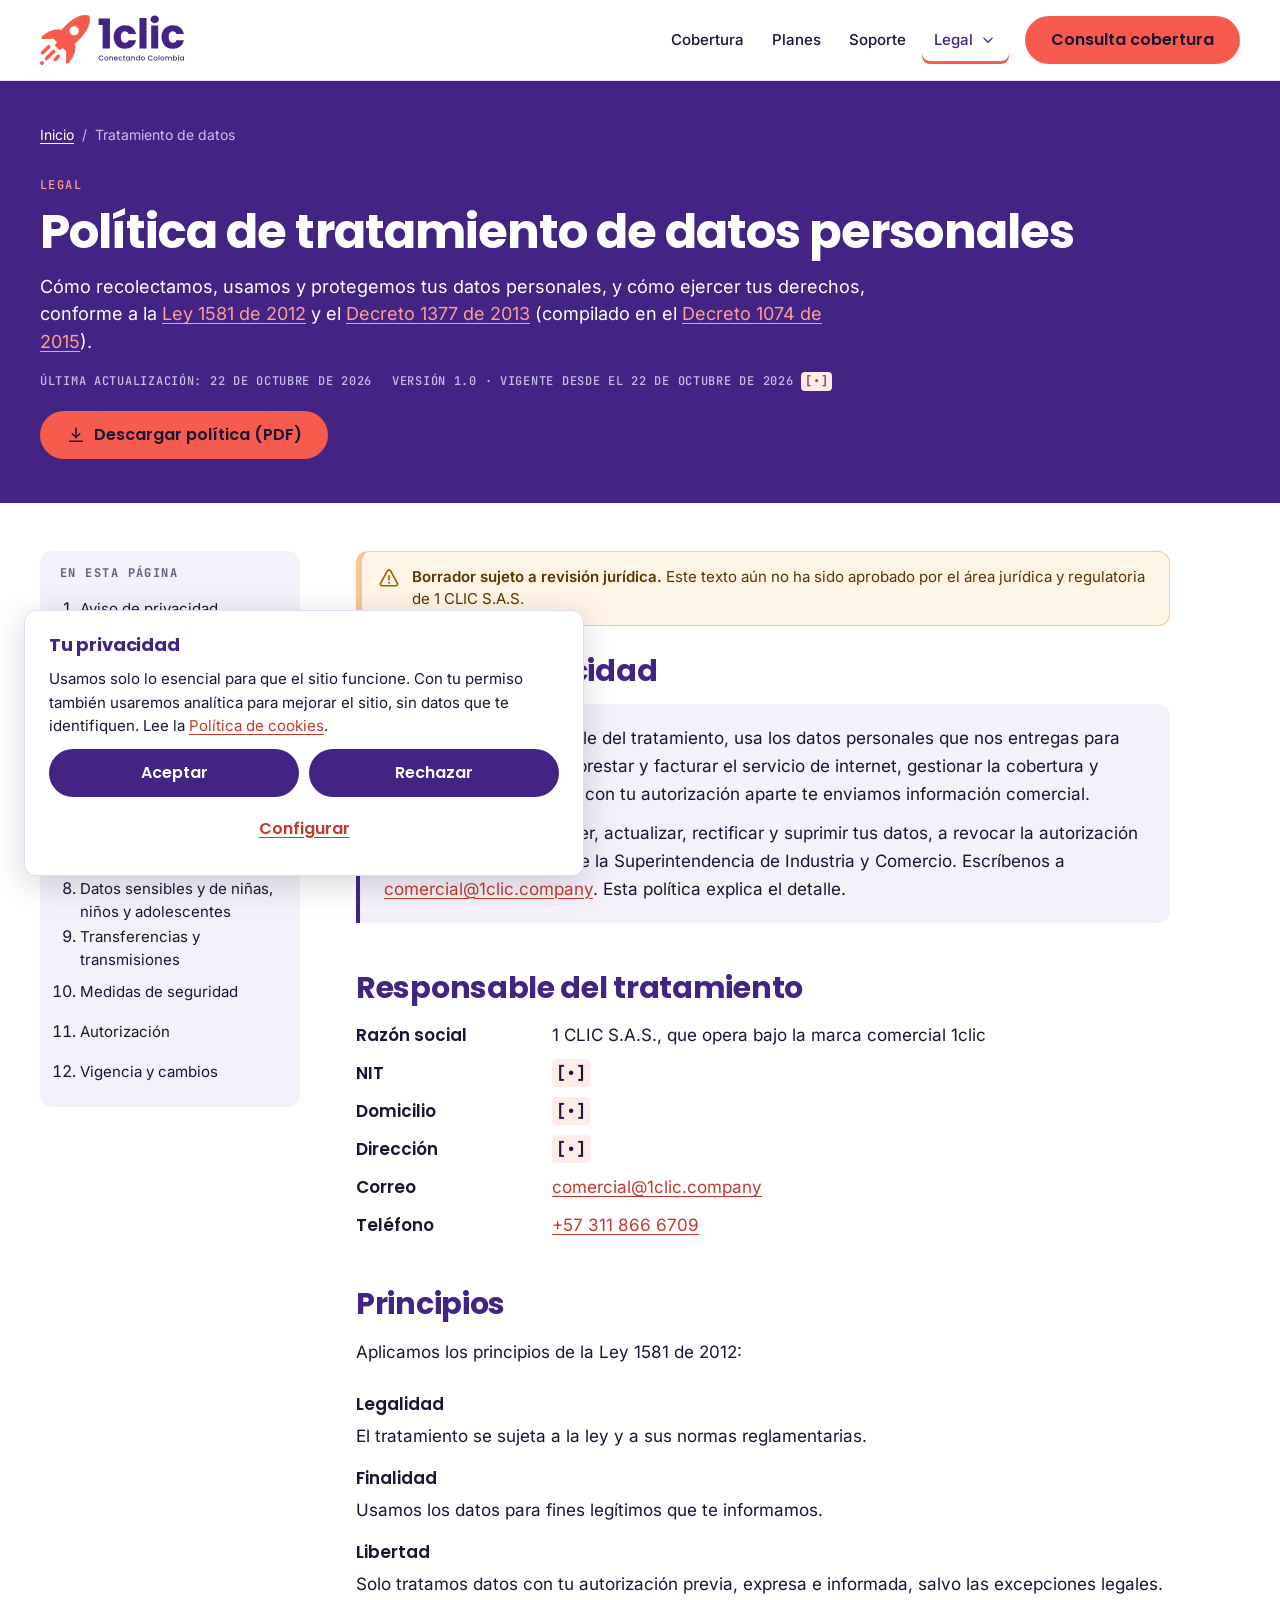
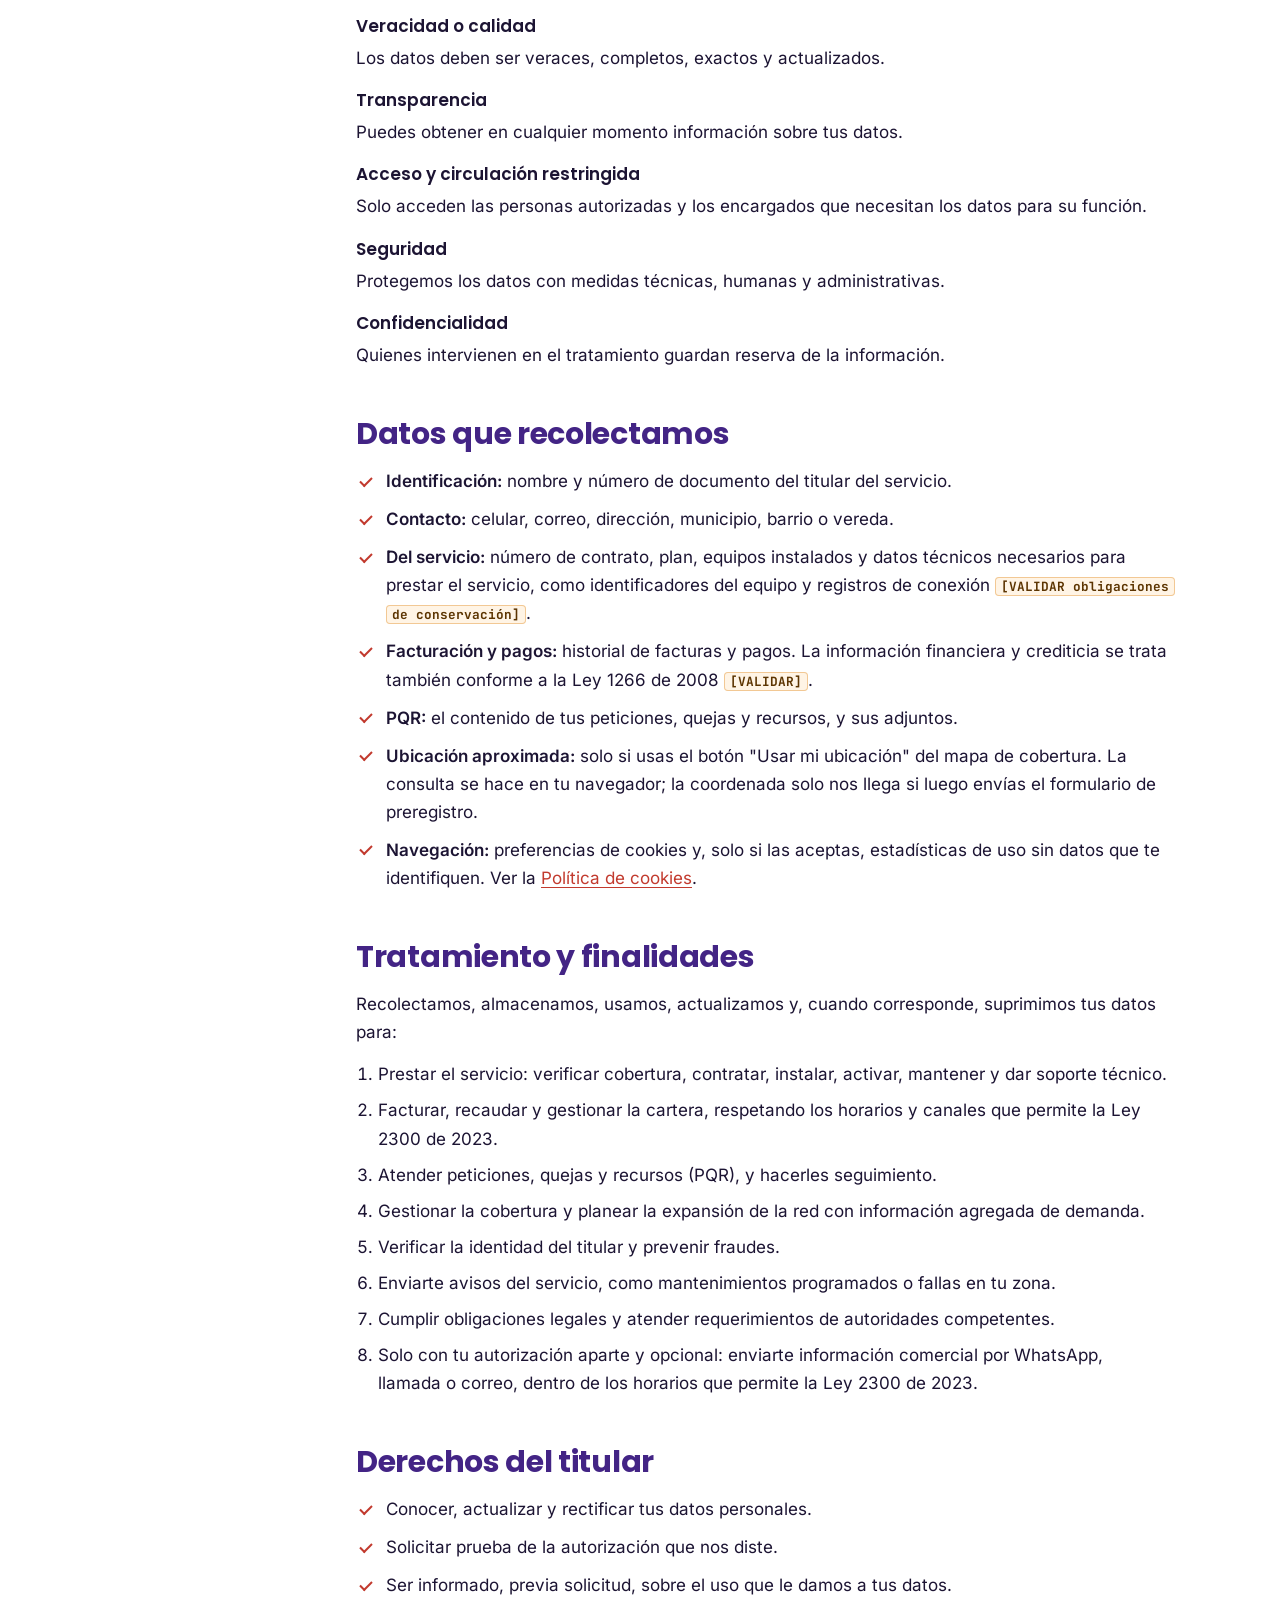
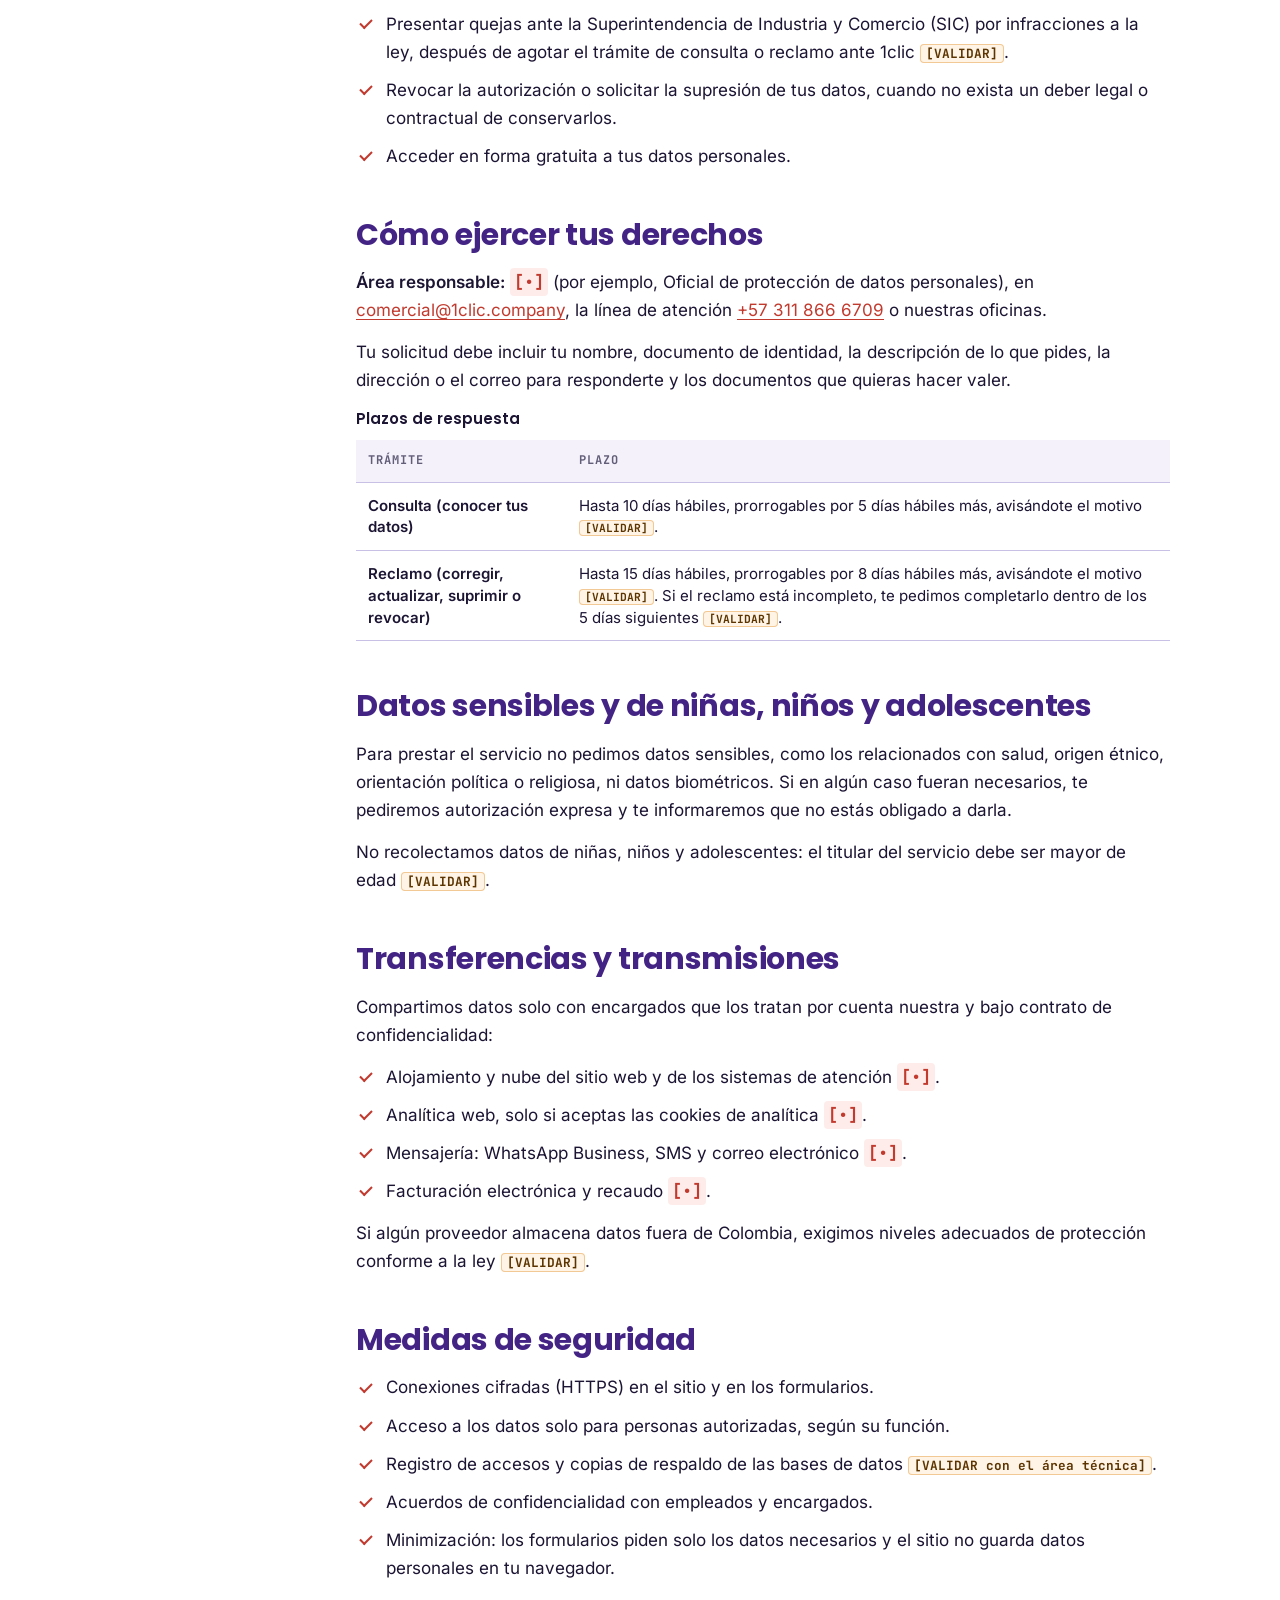
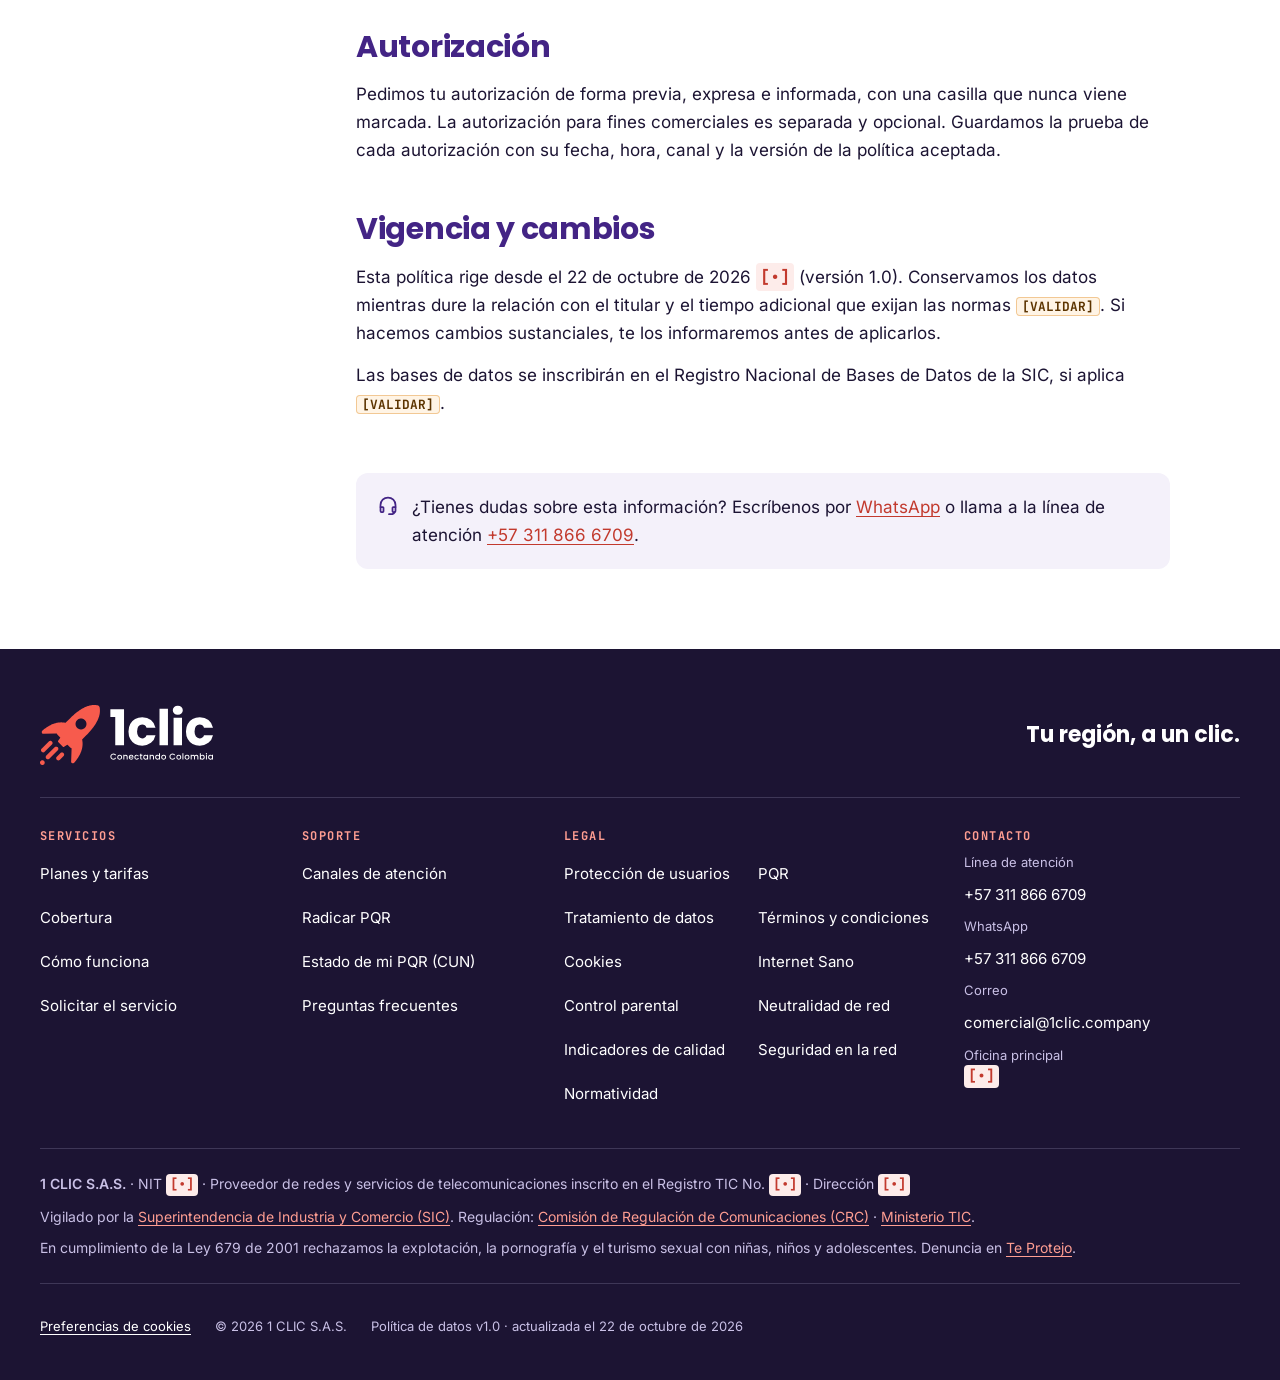
<file: legal/tratamiento-datos.html>
<!doctype html>
<html lang="es-CO">
<head>
  <meta charset="utf-8">
  <meta name="viewport" content="width=device-width, initial-scale=1">
  <title>Política de tratamiento de datos personales | 1clic</title>
  <meta name="description" content="Cómo 1 CLIC S.A.S. recolecta, usa y protege tus datos personales, cuáles son tus derechos y cómo ejercerlos, según la Ley 1581 de 2012 y sus decretos.">
  <link rel="canonical" href="https://1clic.company/legal/tratamiento-datos.html">
  <meta name="robots" content="index, follow">
  <meta name="theme-color" content="#432485">
  <meta name="format-detection" content="telephone=no">

  <!-- Fuentes: solo se precargan Poppins 700 (titulares) e Inter 400 (texto). -->
  <link rel="preload" href="/assets/fonts/poppins-latin-700-normal.woff2" as="font" type="font/woff2" crossorigin>
  <link rel="preload" href="/assets/fonts/inter-latin-400-normal.woff2" as="font" type="font/woff2" crossorigin>
  <link rel="stylesheet" href="/assets/css/styles.css?v=1.0.0">

  <!-- Íconos y manifiesto (fondo Morado, cohete Coral; compacto ≤ 24 px) -->
  <link rel="icon" href="/favicon.ico" sizes="32x32">
  <link rel="icon" href="/assets/img/icon.svg" type="image/svg+xml">
  <link rel="apple-touch-icon" href="/assets/img/apple-touch-icon-180x180.png">
  <link rel="manifest" href="/site.webmanifest">

  <!-- Open Graph y Twitter Card -->
  <meta property="og:type" content="website">
  <meta property="og:locale" content="es_CO">
  <meta property="og:site_name" content="1clic">
  <meta property="og:title" content="Política de tratamiento de datos personales | 1clic">
  <meta property="og:description" content="Cómo 1 CLIC S.A.S. recolecta, usa y protege tus datos personales, cuáles son tus derechos y cómo ejercerlos, según la Ley 1581 de 2012 y sus decretos.">
  <meta property="og:url" content="https://1clic.company/legal/tratamiento-datos.html">
  <meta property="og:image" content="https://1clic.company/assets/img/og-image.png">
  <meta property="og:image:width" content="1200">
  <meta property="og:image:height" content="630">
  <meta property="og:image:alt" content="1clic · Conectando Colombia. Fibra óptica hasta tu casa, en tu región.">
  <meta name="twitter:card" content="summary_large_image">
  <meta name="twitter:title" content="Política de tratamiento de datos personales | 1clic">
  <meta name="twitter:description" content="Cómo 1 CLIC S.A.S. recolecta, usa y protege tus datos personales, cuáles son tus derechos y cómo ejercerlos, según la Ley 1581 de 2012 y sus decretos.">
  <meta name="twitter:image" content="https://1clic.company/assets/img/og-image.png">

  <!-- JS: config → app. Con defer no bloquean el render; el sitio funciona sin JS. -->
  <script src="/assets/js/config.js?v=1.0.0" defer></script>
  <script src="/assets/js/app.js?v=1.0.0" defer></script>
  <!-- Datos estructurados (JSON-LD). Son bloques de datos, no scripts ejecutables: la CSP no los bloquea. -->
  <script type="application/ld+json">
{
    "@context": "https://schema.org",
    "@type": "BreadcrumbList",
    "itemListElement": [
      {
        "@type": "ListItem",
        "position": 1,
        "name": "Inicio",
        "item": "https://1clic.company/"
      },
      {
        "@type": "ListItem",
        "position": 2,
        "name": "Tratamiento de datos",
        "item": "https://1clic.company/legal/tratamiento-datos.html"
      }
    ]
  }
  </script>
</head>
<body>
  <a class="skip-link" href="#contenido">Saltar al contenido</a>

  <!-- ===================== 7.1 ENCABEZADO FIJO ===================== -->
  <header class="site-header" id="encabezado">
    <div class="container header-inner">
      <a class="marca" href="/">
        <picture>
          <source media="(max-width: 359.98px)" srcset="/assets/img/1clic_Horizontal_Simple_Color.svg" width="104" height="32">
          <img src="/assets/img/1clic_Horizontal_Color.svg" alt="1clic, Conectando Colombia: inicio" width="145" height="50">
        </picture>
      </a>

      <!-- Sin JS es un enlace al menú del pie; app.js lo convierte en el botón del menú móvil. -->
      <a class="nav-toggle" id="nav-toggle" href="#menu-pie">
        <svg class="icon" aria-hidden="true" focusable="false"><use href="/assets/img/icons.svg#i-menu"/></svg>
        <span class="nav-toggle-texto">Menú</span>
      </a>

      <nav class="site-nav" id="menu-principal" aria-label="Principal">
        <ul class="nav-lista">
          <li><a class="nav-enlace" href="/#cobertura">Cobertura</a></li>
          <li><a class="nav-enlace" href="/#planes">Planes</a></li>
          <li><a class="nav-enlace" href="/#soporte">Soporte</a></li>
          <li class="nav-legal">
            <!-- <details> funciona sin JS; app.js añade cierre con Esc y al hacer clic afuera. -->
            <details class="nav-desplegable">
              <summary class="nav-enlace is-activo">Legal <svg class="icon icon-chevron" aria-hidden="true" focusable="false"><use href="/assets/img/icons.svg#i-chevron"/></svg></summary>
              <ul class="desplegable-panel">
                <li><a href="/legal/proteccion-usuarios.html">
                  <span class="dd-titulo">Protección de usuarios</span>
                  <span class="dd-desc">Derechos, deberes, contratos, tarifas y PQR.</span>
                </a></li>
                <li><a href="/legal/pqr.html">
                  <span class="dd-titulo">PQR</span>
                  <span class="dd-desc">Radica y consulta peticiones, quejas y recursos.</span>
                </a></li>
                <li><a href="/legal/tratamiento-datos.html" aria-current="page">
                  <span class="dd-titulo">Tratamiento de datos</span>
                  <span class="dd-desc">Política de datos personales y aviso de privacidad.</span>
                </a></li>
                <li><a href="/legal/terminos-condiciones.html">
                  <span class="dd-titulo">Términos y condiciones</span>
                  <span class="dd-desc">Uso del sitio y condiciones de las ofertas.</span>
                </a></li>
                <li><a href="/legal/cookies.html">
                  <span class="dd-titulo">Cookies</span>
                  <span class="dd-desc">Qué usamos y cómo cambiar tus preferencias.</span>
                </a></li>
                <li><a href="/legal/internet-sano.html">
                  <span class="dd-titulo">Internet Sano</span>
                  <span class="dd-desc">Ley 679 de 2001 y denuncia en Te Protejo.</span>
                </a></li>
                <li><a href="/legal/control-parental.html">
                  <span class="dd-titulo">Control parental</span>
                  <span class="dd-desc">Mecanismos de filtrado: actívalos y desactívalos.</span>
                </a></li>
                <li><a href="/legal/neutralidad-red.html">
                  <span class="dd-titulo">Neutralidad de red</span>
                  <span class="dd-desc">Velocidades y prácticas de gestión de tráfico.</span>
                </a></li>
                <li><a href="/legal/indicadores-calidad.html">
                  <span class="dd-titulo">Indicadores de calidad</span>
                  <span class="dd-desc">Indicadores medidos, con periodo y fuente.</span>
                </a></li>
                <li><a href="/legal/seguridad-red.html">
                  <span class="dd-titulo">Seguridad en la red</span>
                  <span class="dd-desc">Recomendaciones y reporte de incidentes.</span>
                </a></li>
                <li><a href="/legal/normatividad.html">
                  <span class="dd-titulo">Normatividad</span>
                  <span class="dd-desc">Leyes y entidades que regulan el servicio.</span>
                </a></li>
              </ul>
            </details>
          </li>
          <li class="nav-cta"><a class="btn btn-primario" href="/#cobertura">Consulta cobertura</a></li>
        </ul>
      </nav>
    </div>
    <!-- Barra de incidentes activos (estado-servicio.json). La inserta app.js sin mover el contenido. -->
    <div class="barra-estado" id="barra-estado" hidden></div>
  </header>

  <main id="contenido" tabindex="-1" class="pagina-legal">
    <div class="legal-cabecera">
      <div class="container">
        <nav class="migas" aria-label="Ruta de navegación">
          <ol>
            <li><a href="/">Inicio</a></li>
            <li><span aria-current="page">Tratamiento de datos</span></li>
          </ol>
        </nav>
        <p class="eyebrow eyebrow-oscuro">Legal</p>
        <h1>Política de tratamiento de datos personales</h1>
        <p class="lead">Cómo recolectamos, usamos y protegemos tus datos personales, y cómo ejercer tus derechos, conforme a la <a href="https://normograma.crcom.gov.co/crc/compilacion/docs/ley_1581_2012.htm" rel="noopener noreferrer">Ley 1581 de 2012</a> y el <a href="https://normograma.crcom.gov.co/crc/compilacion/docs/decreto_1377_2013.htm" rel="noopener noreferrer">Decreto 1377 de 2013</a> (compilado en el <a href="https://normograma.crcom.gov.co/crc/compilacion/docs/decreto_1074_2015.htm" rel="noopener noreferrer">Decreto 1074 de 2015</a>).</p>
        <p class="legal-meta"><span>Última actualización: <time datetime="2026-10-22">22 de octubre de 2026</time></span><span>Versión 1.0 · vigente desde el 22 de octubre de 2026 <span class="pendiente">[•]</span></span></p>
        <p><a class="btn btn-primario" href="/docs/politica-tratamiento-datos-v1.0.pdf" download><svg class="icon" aria-hidden="true" focusable="false"><use href="/assets/img/icons.svg#i-descargar"/></svg>Descargar política (PDF)</a></p>
      </div>
    </div>

    <div class="container legal-layout">
      <nav class="legal-indice" aria-labelledby="indice-titulo">
        <h2 class="legal-indice-titulo" id="indice-titulo">En esta página</h2>
        <ol>
          <li><a href="#aviso">Aviso de privacidad</a></li>
          <li><a href="#responsable">Responsable del tratamiento</a></li>
          <li><a href="#principios">Principios</a></li>
          <li><a href="#datos">Datos que recolectamos</a></li>
          <li><a href="#finalidades">Tratamiento y finalidades</a></li>
          <li><a href="#derechos">Derechos del titular</a></li>
          <li><a href="#procedimiento">Cómo ejercer tus derechos</a></li>
          <li><a href="#sensibles">Datos sensibles y de niñas, niños y adolescentes</a></li>
          <li><a href="#transferencias">Transferencias y transmisiones</a></li>
          <li><a href="#seguridad">Medidas de seguridad</a></li>
          <li><a href="#autorizacion">Autorización</a></li>
          <li><a href="#vigencia">Vigencia y cambios</a></li>
        </ol>
      </nav>

      <article class="legal-contenido">
        <!-- Aviso de borrador: lo oculta app.js cuando CONFIG.legal.borrador = false. Al aprobar, bórralo también del HTML. -->
        <p class="aviso aviso-borrador" data-legal-borrador role="note"><svg class="icon" aria-hidden="true" focusable="false"><use href="/assets/img/icons.svg#i-alerta"/></svg><span><strong>Borrador sujeto a revisión jurídica.</strong> Este texto aún no ha sido aprobado por el área jurídica y regulatoria de 1 CLIC S.A.S.</span></p>

        <section class="legal-seccion" id="aviso" aria-labelledby="aviso-titulo">
          <h2 id="aviso-titulo">Aviso de privacidad</h2>
          <div class="caja-destacada">
<p><strong>1 CLIC S.A.S.</strong>, responsable del tratamiento, usa los datos personales que nos entregas para atender tus solicitudes, prestar y facturar el servicio de internet, gestionar la cobertura y responder tus PQR. Solo con tu autorización aparte te enviamos información comercial.</p>
<p>Tienes derecho a conocer, actualizar, rectificar y suprimir tus datos, a revocar la autorización y a presentar quejas ante la Superintendencia de Industria y Comercio. Escríbenos a <a href="mailto:comercial@1clic.company" data-correo="datosPersonales">comercial@1clic.company</a>. Esta política explica el detalle.</p>
</div>
        </section>
        <section class="legal-seccion" id="responsable" aria-labelledby="responsable-titulo">
          <h2 id="responsable-titulo">Responsable del tratamiento</h2>
          <dl class="definiciones definiciones-compactas">
  <dt>Razón social</dt><dd>1 CLIC S.A.S., que opera bajo la marca comercial 1clic</dd>
  <dt>NIT</dt><dd data-config="empresa.nit">[•]</dd>
  <dt>Domicilio</dt><dd data-config="empresa.domicilio">[•]</dd>
  <dt>Dirección</dt><dd data-config="empresa.direccion">[•]</dd>
  <dt>Correo</dt><dd><a href="mailto:comercial@1clic.company" data-correo="datosPersonales">comercial@1clic.company</a></dd>
  <dt>Teléfono</dt><dd><a href="tel:+573118666709" data-contacto="linea">+57 311 866 6709</a></dd>
</dl>
        </section>
        <section class="legal-seccion" id="principios" aria-labelledby="principios-titulo">
          <h2 id="principios-titulo">Principios</h2>
          <p>Aplicamos los principios de la Ley 1581 de 2012:</p>
<dl class="definiciones">
  <dt>Legalidad</dt><dd>El tratamiento se sujeta a la ley y a sus normas reglamentarias.</dd>
  <dt>Finalidad</dt><dd>Usamos los datos para fines legítimos que te informamos.</dd>
  <dt>Libertad</dt><dd>Solo tratamos datos con tu autorización previa, expresa e informada, salvo las excepciones legales.</dd>
  <dt>Veracidad o calidad</dt><dd>Los datos deben ser veraces, completos, exactos y actualizados.</dd>
  <dt>Transparencia</dt><dd>Puedes obtener en cualquier momento información sobre tus datos.</dd>
  <dt>Acceso y circulación restringida</dt><dd>Solo acceden las personas autorizadas y los encargados que necesitan los datos para su función.</dd>
  <dt>Seguridad</dt><dd>Protegemos los datos con medidas técnicas, humanas y administrativas.</dd>
  <dt>Confidencialidad</dt><dd>Quienes intervienen en el tratamiento guardan reserva de la información.</dd>
</dl>
        </section>
        <section class="legal-seccion" id="datos" aria-labelledby="datos-titulo">
          <h2 id="datos-titulo">Datos que recolectamos</h2>
          <ul class="lista-check">
  <li><strong>Identificación:</strong> nombre y número de documento del titular del servicio.</li>
  <li><strong>Contacto:</strong> celular, correo, dirección, municipio, barrio o vereda.</li>
  <li><strong>Del servicio:</strong> número de contrato, plan, equipos instalados y datos técnicos necesarios para prestar el servicio, como identificadores del equipo y registros de conexión <mark class="validar">[VALIDAR obligaciones de conservación]</mark>.</li>
  <li><strong>Facturación y pagos:</strong> historial de facturas y pagos. La información financiera y crediticia se trata también conforme a la Ley 1266 de 2008 <mark class="validar">[VALIDAR]</mark>.</li>
  <li><strong>PQR:</strong> el contenido de tus peticiones, quejas y recursos, y sus adjuntos.</li>
  <li><strong>Ubicación aproximada:</strong> solo si usas el botón "Usar mi ubicación" del mapa de cobertura. La consulta se hace en tu navegador; la coordenada solo nos llega si luego envías el formulario de preregistro.</li>
  <li><strong>Navegación:</strong> preferencias de cookies y, solo si las aceptas, estadísticas de uso sin datos que te identifiquen. Ver la <a href="/legal/cookies.html">Política de cookies</a>.</li>
</ul>
        </section>
        <section class="legal-seccion" id="finalidades" aria-labelledby="finalidades-titulo">
          <h2 id="finalidades-titulo">Tratamiento y finalidades</h2>
          <p>Recolectamos, almacenamos, usamos, actualizamos y, cuando corresponde, suprimimos tus datos para:</p>
<ol>
  <li>Prestar el servicio: verificar cobertura, contratar, instalar, activar, mantener y dar soporte técnico.</li>
  <li>Facturar, recaudar y gestionar la cartera, respetando los horarios y canales que permite la Ley 2300 de 2023.</li>
  <li>Atender peticiones, quejas y recursos (PQR), y hacerles seguimiento.</li>
  <li>Gestionar la cobertura y planear la expansión de la red con información agregada de demanda.</li>
  <li>Verificar la identidad del titular y prevenir fraudes.</li>
  <li>Enviarte avisos del servicio, como mantenimientos programados o fallas en tu zona.</li>
  <li>Cumplir obligaciones legales y atender requerimientos de autoridades competentes.</li>
  <li>Solo con tu autorización aparte y opcional: enviarte información comercial por WhatsApp, llamada o correo, dentro de los horarios que permite la Ley 2300 de 2023.</li>
</ol>
        </section>
        <section class="legal-seccion" id="derechos" aria-labelledby="derechos-titulo">
          <h2 id="derechos-titulo">Derechos del titular</h2>
          <ul class="lista-check">
  <li>Conocer, actualizar y rectificar tus datos personales.</li>
  <li>Solicitar prueba de la autorización que nos diste.</li>
  <li>Ser informado, previa solicitud, sobre el uso que le damos a tus datos.</li>
  <li>Presentar quejas ante la Superintendencia de Industria y Comercio (SIC) por infracciones a la ley, después de agotar el trámite de consulta o reclamo ante 1clic <mark class="validar">[VALIDAR]</mark>.</li>
  <li>Revocar la autorización o solicitar la supresión de tus datos, cuando no exista un deber legal o contractual de conservarlos.</li>
  <li>Acceder en forma gratuita a tus datos personales.</li>
</ul>
        </section>
        <section class="legal-seccion" id="procedimiento" aria-labelledby="procedimiento-titulo">
          <h2 id="procedimiento-titulo">Cómo ejercer tus derechos</h2>
          <p><strong>Área responsable:</strong> <span class="pendiente">[•]</span> (por ejemplo, Oficial de protección de datos personales), en <a href="mailto:comercial@1clic.company" data-correo="datosPersonales">comercial@1clic.company</a>, la <span data-config="contacto.linea.nombre">línea de atención</span> <a href="tel:+573118666709" data-contacto="linea">+57 311 866 6709</a> o nuestras oficinas.</p>
<p>Tu solicitud debe incluir tu nombre, documento de identidad, la descripción de lo que pides, la dirección o el correo para responderte y los documentos que quieras hacer valer.</p>
<div class="tabla-contenedor">
<table class="tabla">
  <caption>Plazos de respuesta</caption>
  <thead><tr><th scope="col">Trámite</th><th scope="col">Plazo</th></tr></thead>
  <tbody>
    <tr><th scope="row">Consulta (conocer tus datos)</th><td>Hasta 10 días hábiles, prorrogables por 5 días hábiles más, avisándote el motivo <mark class="validar">[VALIDAR]</mark>.</td></tr>
    <tr><th scope="row">Reclamo (corregir, actualizar, suprimir o revocar)</th><td>Hasta 15 días hábiles, prorrogables por 8 días hábiles más, avisándote el motivo <mark class="validar">[VALIDAR]</mark>. Si el reclamo está incompleto, te pedimos completarlo dentro de los 5 días siguientes <mark class="validar">[VALIDAR]</mark>.</td></tr>
  </tbody>
</table>
</div>
        </section>
        <section class="legal-seccion" id="sensibles" aria-labelledby="sensibles-titulo">
          <h2 id="sensibles-titulo">Datos sensibles y de niñas, niños y adolescentes</h2>
          <p>Para prestar el servicio no pedimos datos sensibles, como los relacionados con salud, origen étnico, orientación política o religiosa, ni datos biométricos. Si en algún caso fueran necesarios, te pediremos autorización expresa y te informaremos que no estás obligado a darla.</p>
<p>No recolectamos datos de niñas, niños y adolescentes: el titular del servicio debe ser mayor de edad <mark class="validar">[VALIDAR]</mark>.</p>
        </section>
        <section class="legal-seccion" id="transferencias" aria-labelledby="transferencias-titulo">
          <h2 id="transferencias-titulo">Transferencias y transmisiones</h2>
          <p>Compartimos datos solo con encargados que los tratan por cuenta nuestra y bajo contrato de confidencialidad:</p>
<ul class="lista-check">
  <li>Alojamiento y nube del sitio web y de los sistemas de atención <span class="pendiente">[•]</span>.</li>
  <li>Analítica web, solo si aceptas las cookies de analítica <span class="pendiente">[•]</span>.</li>
  <li>Mensajería: WhatsApp Business, SMS y correo electrónico <span class="pendiente">[•]</span>.</li>
  <li>Facturación electrónica y recaudo <span class="pendiente">[•]</span>.</li>
</ul>
<p>Si algún proveedor almacena datos fuera de Colombia, exigimos niveles adecuados de protección conforme a la ley <mark class="validar">[VALIDAR]</mark>.</p>
        </section>
        <section class="legal-seccion" id="seguridad" aria-labelledby="seguridad-titulo">
          <h2 id="seguridad-titulo">Medidas de seguridad</h2>
          <ul class="lista-check">
  <li>Conexiones cifradas (HTTPS) en el sitio y en los formularios.</li>
  <li>Acceso a los datos solo para personas autorizadas, según su función.</li>
  <li>Registro de accesos y copias de respaldo de las bases de datos <mark class="validar">[VALIDAR con el área técnica]</mark>.</li>
  <li>Acuerdos de confidencialidad con empleados y encargados.</li>
  <li>Minimización: los formularios piden solo los datos necesarios y el sitio no guarda datos personales en tu navegador.</li>
</ul>
        </section>
        <section class="legal-seccion" id="autorizacion" aria-labelledby="autorizacion-titulo">
          <h2 id="autorizacion-titulo">Autorización</h2>
          <p>Pedimos tu autorización de forma previa, expresa e informada, con una casilla que nunca viene marcada. La autorización para fines comerciales es separada y opcional. Guardamos la prueba de cada autorización con su fecha, hora, canal y la versión de la política aceptada.</p>
        </section>
        <section class="legal-seccion" id="vigencia" aria-labelledby="vigencia-titulo">
          <h2 id="vigencia-titulo">Vigencia y cambios</h2>
          <p>Esta política rige desde el 22 de octubre de 2026 <span class="pendiente">[•]</span> (versión 1.0). Conservamos los datos mientras dure la relación con el titular y el tiempo adicional que exijan las normas <mark class="validar">[VALIDAR]</mark>. Si hacemos cambios sustanciales, te los informaremos antes de aplicarlos.</p>
<p>Las bases de datos se inscribirán en el Registro Nacional de Bases de Datos de la SIC, si aplica <mark class="validar">[VALIDAR]</mark>.</p>
        </section>

        <aside class="legal-ayuda" aria-label="Ayuda">
          <p><svg class="icon" aria-hidden="true" focusable="false"><use href="/assets/img/icons.svg#i-soporte"/></svg><span>¿Tienes dudas sobre esta información? Escríbenos por <a href="https://wa.me/573118666709" data-wa="general" data-origen="legal" rel="noopener noreferrer">WhatsApp</a> o llama a la <span data-config="contacto.linea.nombre">línea de atención</span> <a href="tel:+573118666709" data-contacto="linea">+57 311 866 6709</a>.</span></p>
        </aside>
      </article>
    </div>
  </main>

  <!-- ===================== 7.12 PIE DE PÁGINA ===================== -->
  <footer class="site-footer" id="pie">
    <div class="container">
      <div class="pie-marca">
        <a href="/" class="pie-logo"><img src="/assets/img/1clic_Horizontal_Inverso.svg" alt="1clic, Conectando Colombia: inicio" width="174" height="60" loading="lazy" decoding="async"></a>
        <p class="pie-eslogan">Tu región, a un clic.</p>
      </div>

      <nav class="pie-nav" id="menu-pie" aria-label="Pie de página">
        <div class="pie-col">
          <h2 class="pie-titulo">Servicios</h2>
          <ul>
            <li><a href="/#planes">Planes y tarifas</a></li>
            <li><a href="/#cobertura">Cobertura</a></li>
            <li><a href="/#instalacion">Cómo funciona</a></li>
            <li><a href="/#contacto">Solicitar el servicio</a></li>
          </ul>
        </div>
        <div class="pie-col">
          <h2 class="pie-titulo">Soporte</h2>
          <ul>
            <li><a href="/#soporte">Canales de atención</a></li>
            <li><a href="/legal/pqr.html" data-evento="pqr_open">Radicar PQR</a></li>
            <li><a href="/legal/pqr.html#consulta-cun">Estado de mi PQR (CUN)</a></li>
            <li><a href="/#faq">Preguntas frecuentes</a></li>
          </ul>
        </div>
        <div class="pie-col pie-col-legal">
          <h2 class="pie-titulo">Legal</h2>
          <ul>
              <li><a href="/legal/proteccion-usuarios.html">Protección de usuarios</a></li>
              <li><a href="/legal/pqr.html">PQR</a></li>
              <li><a href="/legal/tratamiento-datos.html">Tratamiento de datos</a></li>
              <li><a href="/legal/terminos-condiciones.html">Términos y condiciones</a></li>
              <li><a href="/legal/cookies.html">Cookies</a></li>
              <li><a href="/legal/internet-sano.html">Internet Sano</a></li>
              <li><a href="/legal/control-parental.html">Control parental</a></li>
              <li><a href="/legal/neutralidad-red.html">Neutralidad de red</a></li>
              <li><a href="/legal/indicadores-calidad.html">Indicadores de calidad</a></li>
              <li><a href="/legal/seguridad-red.html">Seguridad en la red</a></li>
              <li><a href="/legal/normatividad.html">Normatividad</a></li>
          </ul>
        </div>
        <div class="pie-col">
          <h2 class="pie-titulo">Contacto</h2>
          <ul class="pie-contacto">
            <li><span class="pie-etiqueta" data-config="contacto.linea.titulo">Línea de atención</span> <a href="tel:+573118666709" data-contacto="linea">+57 311 866 6709</a></li>
            <li><span class="pie-etiqueta">WhatsApp</span> <a href="https://wa.me/573118666709" data-wa="general" data-origen="pie" rel="noopener noreferrer"><span data-config="contacto.whatsapp.texto">+57 311 866 6709</span></a></li>
            <li><span class="pie-etiqueta">Correo</span> <a href="mailto:comercial@1clic.company" data-correo="soporte">comercial@1clic.company</a></li>
            <li><span class="pie-etiqueta">Oficina principal</span> <span data-config="contacto.oficinaPrincipal.direccion">[•]</span></li>
          </ul>
          <!-- Redes: se muestran solo si existen en config.js (nunca enlaces a "#"). -->
          <ul class="pie-redes" data-redes hidden></ul>
        </div>
      </nav>

      <div class="pie-legal">
        <p><strong>1 CLIC S.A.S.</strong> · NIT <span data-config="empresa.nit">[•]</span> · Proveedor de redes y servicios de telecomunicaciones inscrito en el Registro TIC No. <span data-config="empresa.registroTic">[•]</span> · Dirección <span data-config="empresa.direccion">[•]</span></p>
        <p>Vigilado por la <a href="https://www.sic.gov.co" rel="noopener noreferrer">Superintendencia de Industria y Comercio (SIC)</a>. Regulación: <a href="https://www.crcom.gov.co" rel="noopener noreferrer">Comisión de Regulación de Comunicaciones (CRC)</a> · <a href="https://www.mintic.gov.co" rel="noopener noreferrer">Ministerio TIC</a>.</p>
        <p>En cumplimiento de la Ley 679 de 2001 rechazamos la explotación, la pornografía y el turismo sexual con niñas, niños y adolescentes. Denuncia en <a href="https://www.teprotejo.org" rel="noopener noreferrer">Te Protejo</a>.</p>
      </div>

      <div class="pie-final">
        <a href="/legal/cookies.html#preferencias" data-abrir-cookies>Preferencias de cookies</a>
        <span>© 2026 1 CLIC S.A.S.</span>
        <span>Política de datos v1.0 · actualizada el 22 de octubre de 2026</span>
      </div>
    </div>
  </footer>
</body>
</html>
</file>
<file: assets/css/styles.css>
/* =============================================================================
   1clic · Conectando Colombia — styles.css (único CSS del sitio)
   Marca: Manual de identidad v2.0. Móvil primero; cortes en 360, 768, 1024 y 1280 px.

   Índice
    1. Tokens de marca           13. Preguntas frecuentes
    2. Fuentes                   14. Formularios
    3. Base                      15. Banda Internet Sano
    4. Utilidades                16. Pie de página
    5. Botones                   17. Páginas legales
    6. Encabezado y navegación   18. Tablas
    7. Hero                      19. Avisos y marcadores de revisión
    8. Secciones                 20. Cookies y diálogos
    9. Cobertura y mapa          21. Página 404
   10. Planes                    22. Movimiento reducido
   11. Pasos y beneficios        23. Impresión
   12. Soporte y estado del servicio
   ============================================================================= */

/* 1. TOKENS DE MARCA ======================================================== */
:root {
  /* Paleta oficial (manual v2.0, sección 03) */
  --1c-morado: #432485;
  --1c-coral: #F75B4D;
  --1c-coral-prof: #C23A2E;
  --1c-coral-claro: #FF9E92;
  --1c-magenta: #B0124F;
  --1c-tinta: #1C1433;
  --1c-blanco: #FFFFFF;
  --1c-lavanda: #F4F1FA;
  --1c-gris: #625D78;
  --1c-niebla: #C9C0E6;
  --1c-morado-2: #3A1F78;            /* tarjetas sobre Morado (manual, Sitio web) */

  /* Funcionales: solo interfaz (estados de servicio y formularios) */
  --ok: #0E7A3E;  --ok-dark: #2BD576;
  --warn: #A15C00; --warn-dark: #FFB020;
  --err: #B42318; --err-dark: #FF6B6B;
  --ok-fondo: #E8F5EE;
  --warn-fondo: #FFF4E5;
  --warn-texto: #5C3400;
  --err-fondo: #FEF3F2;
  --borde-campo: #8A84A3;            /* 3,5:1 sobre blanco (WCAG 1.4.11) */
  --borde-suave: #E2DCF2;

  /* Tipografía */
  --font-display: "Poppins", "Poppins Fallback", Arial, sans-serif;
  --font-text: "Inter", "Inter Fallback", Arial, sans-serif;
  --font-data: "JetBrains Mono", Consolas, "Courier New", monospace;

  /* Forma y espacio (múltiplos de 4 px) */
  --radio-tarjeta: 12px;
  --radio-pildora: 999px;
  --header-h: 66px;
  --gutter: 16px;
  --sombra-1: 0 1px 2px rgba(28, 20, 51, .06), 0 4px 16px rgba(28, 20, 51, .06);
  --sombra-2: 0 8px 32px rgba(28, 20, 51, .18);

  /* Foco: contorno Coral de 3 px con desplazamiento (≥ 3:1 sobre blanco, Morado y Tinta) */
  --foco: var(--1c-coral);
}

@media (min-width: 768px) {
  :root { --gutter: 24px; }
}

@media (min-width: 1024px) {
  :root { --header-h: 80px; }
}

/* 2. FUENTES ================================================================
   Subconjunto latino (woff2), font-display: swap. Solo se precargan Poppins 700
   e Inter 400 (ver <head>). Los "Fallback" ajustan Arial a las métricas de cada
   familia para que el cambio de fuente no mueva el contenido (CLS). */
@font-face {
  font-family: "Poppins";
  font-style: normal;
  font-weight: 600;
  font-display: swap;
  src: url("../fonts/poppins-latin-600-normal.woff2") format("woff2");
  unicode-range: U+0000-00FF, U+0131, U+0152-0153, U+02BB-02BC, U+02C6, U+02DA, U+02DC, U+0304, U+0308, U+0329, U+2000-206F, U+20AC, U+2122, U+2191, U+2193, U+2212, U+2215, U+FEFF, U+FFFD;
}
@font-face {
  font-family: "Poppins";
  font-style: normal;
  font-weight: 700;
  font-display: swap;
  src: url("../fonts/poppins-latin-700-normal.woff2") format("woff2");
  unicode-range: U+0000-00FF, U+0131, U+0152-0153, U+02BB-02BC, U+02C6, U+02DA, U+02DC, U+0304, U+0308, U+0329, U+2000-206F, U+20AC, U+2122, U+2191, U+2193, U+2212, U+2215, U+FEFF, U+FFFD;
}
@font-face {
  font-family: "Inter";
  font-style: normal;
  font-weight: 400;
  font-display: swap;
  src: url("../fonts/inter-latin-400-normal.woff2") format("woff2");
  unicode-range: U+0000-00FF, U+0131, U+0152-0153, U+02BB-02BC, U+02C6, U+02DA, U+02DC, U+0304, U+0308, U+0329, U+2000-206F, U+20AC, U+2122, U+2191, U+2193, U+2212, U+2215, U+FEFF, U+FFFD;
}
@font-face {
  font-family: "Inter";
  font-style: normal;
  font-weight: 500;
  font-display: swap;
  src: url("../fonts/inter-latin-500-normal.woff2") format("woff2");
  unicode-range: U+0000-00FF, U+0131, U+0152-0153, U+02BB-02BC, U+02C6, U+02DA, U+02DC, U+0304, U+0308, U+0329, U+2000-206F, U+20AC, U+2122, U+2191, U+2193, U+2212, U+2215, U+FEFF, U+FFFD;
}
@font-face {
  font-family: "Inter";
  font-style: normal;
  font-weight: 600;
  font-display: swap;
  src: url("../fonts/inter-latin-600-normal.woff2") format("woff2");
  unicode-range: U+0000-00FF, U+0131, U+0152-0153, U+02BB-02BC, U+02C6, U+02DA, U+02DC, U+0304, U+0308, U+0329, U+2000-206F, U+20AC, U+2122, U+2191, U+2193, U+2212, U+2215, U+FEFF, U+FFFD;
}
@font-face {
  font-family: "JetBrains Mono";
  font-style: normal;
  font-weight: 500;
  font-display: swap;
  src: url("../fonts/jetbrains-mono-latin-500-normal.woff2") format("woff2");
  unicode-range: U+0000-00FF, U+0131, U+0152-0153, U+02BB-02BC, U+02C6, U+02DA, U+02DC, U+0304, U+0308, U+0329, U+2000-206F, U+20AC, U+2122, U+2191, U+2193, U+2212, U+2215, U+FEFF, U+FFFD;
}
@font-face {
  font-family: "JetBrains Mono";
  font-style: normal;
  font-weight: 700;
  font-display: swap;
  src: url("../fonts/jetbrains-mono-latin-700-normal.woff2") format("woff2");
  unicode-range: U+0000-00FF, U+0131, U+0152-0153, U+02BB-02BC, U+02C6, U+02DA, U+02DC, U+0304, U+0308, U+0329, U+2000-206F, U+20AC, U+2122, U+2191, U+2193, U+2212, U+2215, U+FEFF, U+FFFD;
}
/* Respaldo con métricas ajustadas (calculadas sobre Arial con fontTools) */
@font-face {
  font-family: "Poppins Fallback";
  src: local("Arial Bold"), local("Arial-BoldMT"), local("Arial");
  font-weight: 600 700;
  size-adjust: 107.3%;
  ascent-override: 97.9%;
  descent-override: 32.6%;
  line-gap-override: 9.3%;
}
@font-face {
  font-family: "Inter Fallback";
  src: local("Arial"), local("ArialMT");
  font-weight: 400 500;
  size-adjust: 106.6%;
  ascent-override: 90.9%;
  descent-override: 22.6%;
  line-gap-override: 0%;
}
@font-face {
  font-family: "Inter Fallback";
  src: local("Arial Bold"), local("Arial-BoldMT");
  font-weight: 600 700;
  size-adjust: 106.6%;
  ascent-override: 90.9%;
  descent-override: 22.6%;
  line-gap-override: 0%;
}

/* 3. BASE ==================================================================== */
*,
*::before,
*::after { box-sizing: border-box; }

html {
  -webkit-text-size-adjust: 100%;
  text-size-adjust: 100%;
}

@media (prefers-reduced-motion: no-preference) {
  html { scroll-behavior: smooth; }
}

body {
  margin: 0;
  background: var(--1c-blanco);
  color: var(--1c-tinta);
  font-family: var(--font-text);
  font-size: 1rem;
  line-height: 1.55;
  text-rendering: optimizeLegibility;
  -webkit-font-smoothing: antialiased;
}

body.nav-abierto { overflow: hidden; }

h1, h2, h3, h4 {
  margin: 0;
  font-family: var(--font-display);
  line-height: 1.15;
  text-wrap: balance;
}

h1 { font-weight: 700; letter-spacing: -0.02em; }
h2 { font-weight: 700; letter-spacing: -0.01em; }
h3 { font-weight: 600; }

p, ul, ol, dl, figure { margin: 0; }
ul[class], ol[class] { padding: 0; list-style: none; }

img, svg { display: block; max-width: 100%; }
img { height: auto; }

a {
  color: var(--1c-coral-prof);
  text-decoration-thickness: 1px;
  text-underline-offset: 3px;
}
a:hover { text-decoration-thickness: 2px; }

strong, b { font-weight: 600; }
code { font-family: var(--font-data); font-size: .92em; }

button, input, select, textarea { font: inherit; color: inherit; }
button { cursor: pointer; }

/* Anclas: compensa el encabezado fijo */
[id] { scroll-margin-top: calc(var(--header-h) + 16px); }

/* Foco visible y consistente (WCAG 2.4.7 / 2.4.11) */
:focus-visible {
  outline: 3px solid var(--foco);
  outline-offset: 3px;
}
:focus:not(:focus-visible) { outline: none; }
main:focus { outline: none; }

[hidden] { display: none !important; }

/* 4. UTILIDADES ============================================================== */
.container {
  width: min(100% - 2 * var(--gutter), 1200px);
  margin-inline: auto;
}
.contenedor-angosto { width: min(100% - 2 * var(--gutter), 860px); }

.sr-only {
  position: absolute !important;
  width: 1px;
  height: 1px;
  margin: -1px;
  padding: 0;
  overflow: hidden;
  clip: rect(0 0 0 0);
  white-space: nowrap;
  border: 0;
}

.skip-link {
  position: absolute;
  top: 8px;
  left: 8px;
  z-index: 1000;
  padding: 12px 20px;
  border-radius: var(--radio-pildora);
  background: var(--1c-tinta);
  color: var(--1c-blanco);
  font-family: var(--font-display);
  font-weight: 600;
  transform: translateY(-160%);
  transition: transform .15s ease-out;
}
.skip-link:focus { transform: translateY(0); }

.icon {
  width: 24px;
  height: 24px;
  flex: none;
  fill: none;
  stroke: currentColor;
  stroke-width: 1.75;
  stroke-linecap: round;
  stroke-linejoin: round;
}
.icon-sm { width: 16px; height: 16px; }

.estela-mark {
  width: 22px;
  height: 22px;
  flex: none;
  color: var(--1c-coral);
  fill: none;
  stroke: currentColor;
  stroke-linecap: round;
}

.eyebrow {
  display: flex;
  align-items: center;
  gap: 8px;
  margin-bottom: 12px;
  color: var(--1c-coral-prof);
  font-family: var(--font-data);
  font-size: .75rem;
  font-weight: 500;
  letter-spacing: .12em;
  line-height: 1.4;
  text-transform: uppercase;
}
.eyebrow-oscuro { color: var(--1c-coral-claro); }

.lead {
  color: var(--1c-gris);
  font-size: 1.125rem;
  line-height: 1.55;
}

.enlace-flecha {
  display: inline-flex;
  align-items: center;
  gap: 8px;
  min-height: 44px;
  font-family: var(--font-display);
  font-weight: 600;
}
.enlace-flecha .icon { width: 20px; height: 20px; transition: transform .15s ease-out; }
.enlace-flecha:hover .icon { transform: translateX(3px); }

/* 5. BOTONES ================================================================
   Píldora. Principal: Coral con texto Tinta (5,5:1). Nunca texto blanco sobre Coral. */
.btn {
  display: inline-flex;
  align-items: center;
  justify-content: center;
  gap: 8px;
  min-height: 48px;
  padding: 0 24px;
  border: 2px solid transparent;
  border-radius: var(--radio-pildora);
  font-family: var(--font-display);
  font-size: 1rem;
  font-weight: 600;
  line-height: 1.2;
  text-align: center;
  text-decoration: none;
  cursor: pointer;
  transition: background-color .15s ease-out, border-color .15s ease-out, color .15s ease-out;
}
.btn .icon { width: 20px; height: 20px; }

.btn-primario { background: var(--1c-coral); color: var(--1c-tinta); }
.btn-primario:hover { background: var(--1c-coral-claro); }

.btn-secundario {
  background: var(--1c-blanco);
  border: 1.5px solid var(--1c-coral);
  color: var(--1c-tinta);
}
.btn-secundario:hover { background: var(--1c-lavanda); }

.btn-contorno-claro {
  background: transparent;
  border: 1.5px solid var(--1c-coral);
  color: var(--1c-blanco);
}
.btn-contorno-claro:hover { background: rgba(255, 255, 255, .1); }

.btn-morado { background: var(--1c-morado); color: var(--1c-blanco); }
.btn-morado:hover { background: var(--1c-tinta); }

.btn-texto {
  min-height: 44px;
  padding: 0 4px;
  border: 0;
  background: none;
  color: var(--1c-coral-prof);
  font-family: var(--font-display);
  font-weight: 600;
  text-decoration: underline;
  text-underline-offset: 3px;
}

.btn-grande { min-height: 56px; padding: 0 32px; font-size: 1.0625rem; }
.btn-bloque { width: 100%; }

.btn[disabled],
.btn[aria-disabled="true"] { opacity: .6; cursor: not-allowed; }

/* 6. ENCABEZADO Y NAVEGACIÓN ================================================ */
.site-header {
  position: sticky;
  top: 0;
  z-index: 100;
  background: var(--1c-blanco);
  border-bottom: 1px solid var(--borde-suave);
}

.header-inner {
  display: flex;
  align-items: center;
  justify-content: space-between;
  gap: 16px;
  height: var(--header-h);
}

.marca { display: flex; align-items: center; flex: none; }
.marca img { width: auto; height: 50px; }              /* ≥ 50 px: tamaño mínimo con descriptor */

@media (max-width: 359.98px) {
  .marca img { height: 32px; }                         /* versión sin descriptor */
}

.nav-toggle {
  display: inline-flex;
  align-items: center;
  gap: 8px;
  min-width: 48px;
  min-height: 48px;
  padding: 0 12px;
  border: 1.5px solid var(--1c-niebla);
  border-radius: var(--radio-pildora);
  background: var(--1c-blanco);
  color: var(--1c-morado);
  font-family: var(--font-display);
  font-size: .9375rem;
  font-weight: 600;
  text-decoration: none;
}
.nav-toggle[aria-expanded="true"] { background: var(--1c-lavanda); border-color: var(--1c-morado); }

.nav-lista { display: flex; flex-direction: column; gap: 4px; }

.nav-enlace {
  display: flex;
  align-items: center;
  gap: 6px;
  min-height: 48px;
  padding: 0 12px;
  border-radius: 8px;
  color: var(--1c-tinta);
  font-family: var(--font-text);
  font-size: .9375rem;                                  /* 15 px (manual, Sitio web) */
  font-weight: 500;
  text-decoration: none;
  cursor: pointer;
}
.nav-enlace:hover { color: var(--1c-morado); background: var(--1c-lavanda); }
.nav-enlace.is-activo { color: var(--1c-morado); box-shadow: inset 0 -3px 0 var(--1c-coral); }

.nav-desplegable > summary { list-style: none; }
.nav-desplegable > summary::-webkit-details-marker { display: none; }
.icon-chevron { width: 18px; height: 18px; transition: transform .15s ease-out; }
.nav-desplegable[open] .icon-chevron { transform: rotate(180deg); }

.desplegable-panel { display: grid; gap: 2px; padding: 4px 0 8px 8px; }
.desplegable-panel a {
  display: flex;
  flex-direction: column;
  gap: 2px;
  min-height: 48px;
  padding: 8px 12px;
  border-radius: 8px;
  color: var(--1c-tinta);
  text-decoration: none;
}
.desplegable-panel a:hover { background: var(--1c-lavanda); }
.desplegable-panel a[aria-current="page"] { background: var(--1c-lavanda); box-shadow: inset 3px 0 0 var(--1c-coral-prof); }
.dd-titulo { font-weight: 500; font-size: .9375rem; }
.dd-desc { color: var(--1c-gris); font-size: .8125rem; line-height: 1.35; }

.nav-cta { margin-top: 12px; }
.nav-cta .btn { width: 100%; }

/* Móvil y tableta: menú en panel (app.js gestiona aria-expanded, Esc y foco atrapado) */
@media (max-width: 1023.98px) {
  .site-nav { display: none; }
  .nav-abierto .site-nav {
    display: block;
    position: fixed;
    inset: var(--header-h) 0 0 0;
    padding: 16px var(--gutter) 32px;
    overflow-y: auto;
    overscroll-behavior: contain;
    background: var(--1c-blanco);
    border-top: 1px solid var(--borde-suave);
  }
}

/* Escritorio: menú en línea y desplegable "Legal" flotante */
@media (min-width: 1024px) {
  .nav-toggle { display: none; }
  .site-nav { display: block; }
  .nav-lista { flex-direction: row; align-items: center; gap: 4px; }
  .nav-legal { position: relative; }
  .desplegable-panel {
    position: absolute;
    top: calc(100% + 12px);
    right: 0;
    width: min(680px, 92vw);
    grid-template-columns: 1fr 1fr;
    padding: 12px;
    border: 1px solid var(--borde-suave);
    border-radius: var(--radio-tarjeta);
    background: var(--1c-blanco);
    box-shadow: var(--sombra-2);
  }
  .nav-cta { margin: 0 0 0 12px; }
  .nav-cta .btn { width: auto; }
}

/* Barra de incidentes: flota bajo el encabezado sin desplazar el contenido */
.barra-estado {
  position: absolute;
  top: 100%;
  left: 0;
  right: 0;
  background: var(--warn-fondo);
  border-bottom: 1px solid #F2C894;
  color: var(--warn-texto);
  font-size: .9375rem;
  box-shadow: 0 6px 16px rgba(28, 20, 51, .12);
}
.barra-estado-contenido { display: flex; align-items: center; gap: 12px; min-height: 52px; padding-block: 4px; }
.barra-estado .icon { color: var(--warn); }
.barra-estado p { flex: 1; }
.barra-estado a { color: var(--warn-texto); font-weight: 600; }
.barra-estado-cerrar {
  display: inline-flex;
  align-items: center;
  justify-content: center;
  width: 44px;
  height: 44px;
  border: 0;
  border-radius: var(--radio-pildora);
  background: transparent;
  color: var(--warn-texto);
}
.barra-estado-cerrar:hover { background: rgba(161, 92, 0, .12); }

/* 7. HERO =================================================================== */
.hero {
  --foco: var(--1c-coral-claro);
  position: relative;
  overflow: hidden;
  padding: 40px 0 56px;
  background: var(--1c-morado);
  color: var(--1c-blanco);
}
.hero-hilos {
  position: absolute;
  inset: 0;
  width: 100%;
  height: 100%;
  opacity: .45;
  pointer-events: none;
}
.hilo { fill: none; stroke: var(--1c-coral); stroke-width: 14; stroke-linecap: round; }
.nodo { fill: var(--1c-coral); }
.hilo-50 { opacity: .5; }
.hilo-25 { opacity: .25; }

.hero-grid { position: relative; display: grid; gap: 40px; align-items: center; }
.hero h1 {
  max-width: 15ch;
  margin-bottom: 16px;
  font-size: clamp(2.25rem, 1.35rem + 3.8vw, 4rem);
  line-height: 1.05;
}
.hero .acento { color: var(--1c-coral-claro); }
.hero-sub { max-width: 34rem; font-size: 1.125rem; line-height: 1.5; }

.hero-buscador {
  --foco: var(--1c-coral-prof);
  max-width: 36rem;
  margin-top: 28px;
  padding: 16px;
  border-radius: var(--radio-tarjeta);
  background: var(--1c-blanco);
  color: var(--1c-tinta);
  box-shadow: var(--sombra-2);
}
.hero-buscador-etiqueta {
  display: block;
  margin-bottom: 8px;
  font-family: var(--font-display);
  font-weight: 600;
}
.hero-buscador-fila { display: grid; gap: 12px; }
@media (min-width: 480px) {
  .hero-buscador-fila { grid-template-columns: 1fr auto; }
}

.hero-acciones { display: flex; flex-wrap: wrap; gap: 12px; margin-top: 20px; }

.hero-datos {
  display: flex;
  flex-wrap: wrap;
  gap: 12px 24px;
  margin-top: 32px;
  color: var(--1c-niebla);
  font-family: var(--font-data);
  font-size: .8125rem;
  font-weight: 500;
  letter-spacing: .08em;
  text-transform: uppercase;
}
.hero-datos li { display: flex; align-items: center; gap: 8px; }
.hero-datos .icon { width: 20px; height: 20px; color: var(--1c-coral); }

.hero-visual { display: none; }
.ruta { width: 100%; max-width: 420px; height: auto; margin-inline: auto; overflow: visible; }
.ruta-linea { fill: none; stroke: var(--1c-coral); stroke-width: 5; stroke-linecap: round; stroke-linejoin: round; }
.ruta-nodo { fill: var(--1c-morado); stroke: var(--1c-coral); stroke-width: 3; }
.ruta-nodo-final { fill: var(--1c-coral); stroke: none; }
.ruta-texto { fill: var(--1c-niebla); font-family: var(--font-data); font-size: 12px; font-weight: 500; letter-spacing: .06em; }
.ruta-tramo { fill: var(--1c-coral-claro); font-family: var(--font-data); font-size: 11px; font-weight: 700; letter-spacing: .14em; }

@media (min-width: 1024px) {
  .hero { padding: 72px 0 88px; }
  .hero-hilos { opacity: 1; }
  .hero-grid { grid-template-columns: 1.15fr .85fr; gap: 48px; }
  .hero-visual { display: block; }
}

/* 8. SECCIONES ============================================================== */
.seccion { padding: 64px 0; }
.seccion-lavanda { --foco: var(--1c-coral-prof); background: var(--1c-lavanda); }
.seccion-morado { --foco: var(--1c-coral-claro); background: var(--1c-morado); color: var(--1c-blanco); }
.seccion-morado h2,
.seccion-morado .seccion-cabecera h2 { color: var(--1c-blanco); }

.seccion-cabecera { max-width: 46rem; margin-bottom: 32px; }
.seccion-cabecera h2 {
  color: var(--1c-morado);
  font-size: clamp(1.75rem, 1.25rem + 2vw, 2.5rem);
  line-height: 1.1;
}
.seccion-cabecera .lead { margin-top: 12px; }

@media (min-width: 1024px) {
  .seccion { padding: 96px 0; }
  .seccion-cabecera { margin-bottom: 48px; }
}

/* 9. COBERTURA Y MAPA ======================================================= */
.cobertura-grid { display: grid; gap: 24px; }
@media (min-width: 1024px) {
  .cobertura-grid { grid-template-columns: minmax(340px, 420px) 1fr; gap: 32px; align-items: start; }
}

.cobertura-panel {
  padding: 20px;
  border: 1px solid var(--borde-suave);
  border-radius: var(--radio-tarjeta);
  background: var(--1c-blanco);
  box-shadow: var(--sombra-1);
}
@media (min-width: 768px) { .cobertura-panel { padding: 24px; } }

.form-cobertura .form-acciones { display: flex; flex-wrap: wrap; gap: 12px; margin-top: 8px; }

.combobox { position: relative; }
.combobox-lista {
  position: absolute;
  top: calc(100% + 4px);
  left: 0;
  right: 0;
  z-index: 20;
  max-height: 288px;
  overflow-y: auto;
  border: 1px solid var(--borde-campo);
  border-radius: var(--radio-tarjeta);
  background: var(--1c-blanco);
  box-shadow: var(--sombra-2);
}
.combobox-opcion {
  display: flex;
  flex-direction: column;
  justify-content: center;
  min-height: 48px;
  padding: 8px 14px;
  cursor: pointer;
}
.combobox-opcion + .combobox-opcion { border-top: 1px solid var(--borde-suave); }
.combobox-opcion[aria-selected="true"],
.combobox-opcion:hover { background: var(--1c-lavanda); box-shadow: inset 3px 0 0 var(--1c-coral-prof); }
.combobox-opcion small { color: var(--1c-gris); font-size: .8125rem; }
.combobox-vacio { padding: 12px 14px; color: var(--1c-gris); font-size: .9375rem; }

.resultado:not(:empty) { margin-top: 20px; }
.resultado-tarjeta {
  padding: 20px;
  border: 1px solid var(--borde-suave);
  border-left: 6px solid var(--1c-gris);
  border-radius: var(--radio-tarjeta);
  background: var(--1c-blanco);
}
.resultado-tarjeta[data-estado="disponible"] { border-left-color: var(--ok); background: var(--ok-fondo); }
.resultado-tarjeta[data-estado="en_construccion"] { border-left-color: var(--warn); background: var(--warn-fondo); }
.resultado-tarjeta[data-estado="proximamente"] { border-left-color: var(--1c-morado); background: var(--1c-lavanda); }
.resultado-estado {
  display: inline-flex;
  align-items: center;
  gap: 6px;
  margin-bottom: 8px;
  font-family: var(--font-data);
  font-size: .75rem;
  font-weight: 700;
  letter-spacing: .1em;
  text-transform: uppercase;
}
.resultado-tarjeta[data-estado="disponible"] .resultado-estado { color: var(--ok); }
.resultado-tarjeta[data-estado="en_construccion"] .resultado-estado { color: var(--warn); }
.resultado-tarjeta[data-estado="proximamente"] .resultado-estado { color: var(--1c-morado); }
.resultado-tarjeta[data-estado="sin_cobertura"] .resultado-estado { color: var(--1c-gris); }
.resultado-estado .icon { width: 18px; height: 18px; }
.resultado-titulo { font-size: 1.25rem; line-height: 1.25; }
.resultado-detalle { margin-top: 6px; color: var(--1c-gris); font-size: .9375rem; }
.resultado-acciones { display: flex; flex-wrap: wrap; gap: 12px; margin-top: 16px; }
.resultado-lista { margin-top: 10px; padding-left: 20px; }
.resultado-muestra { margin-top: 10px; color: var(--warn-texto); font-size: .8125rem; font-weight: 500; }

.mapa {
  position: relative;
  height: 380px;
  overflow: hidden;
  border: 1px solid var(--borde-suave);
  border-radius: var(--radio-tarjeta);
  background: var(--1c-lavanda);
  isolation: isolate;
}
@media (min-width: 1024px) { .mapa { height: 540px; } }
.mapa-espera {
  display: flex;
  align-items: center;
  justify-content: center;
  gap: 8px;
  height: 100%;
  padding: 24px;
  color: var(--1c-gris);
  text-align: center;
}
.mapa-espera .icon { color: var(--1c-morado); }

.leyenda { display: flex; flex-wrap: wrap; gap: 8px 20px; margin-top: 12px; font-size: .9375rem; }
.leyenda li { display: flex; align-items: center; gap: 8px; }
.leyenda-muestra { width: 22px; height: 14px; border-radius: 3px; border: 2px solid; }
.leyenda-disponible { background: rgba(14, 122, 62, .35); border-color: var(--ok); }
.leyenda-construccion { background: rgba(161, 92, 0, .25); border-color: var(--warn); border-style: dashed; }
.leyenda-proximamente { background: rgba(201, 192, 230, .6); border-color: var(--1c-morado); border-style: dotted; }
.mapa-nota { margin-top: 6px; color: var(--1c-gris); font-size: .875rem; }

.cobertura-tabla { margin-top: 24px; }
.cobertura-tabla > summary,
.legal-contenido details > summary {
  display: inline-flex;
  align-items: center;
  min-height: 44px;
  color: var(--1c-coral-prof);
  font-family: var(--font-display);
  font-weight: 600;
  cursor: pointer;
}

/* Ajustes a los controles de Leaflet (sin estilos en línea: compatible con la CSP) */
.leaflet-container { font-family: var(--font-text); background: var(--1c-lavanda); }
.leaflet-container a { color: var(--1c-coral-prof); }
.leaflet-bar a,
.leaflet-control-layers-toggle { width: 44px !important; height: 44px !important; line-height: 44px !important; }
.leaflet-control-layers-expanded { padding: 8px 12px; font-size: .875rem; }
.leaflet-control-layers label { display: flex; align-items: center; gap: 6px; min-height: 32px; }
.leaflet-tooltip { font-family: var(--font-text); font-size: .8125rem; }
.mapa-marcador { fill: var(--1c-coral); stroke: var(--1c-blanco); stroke-width: 3; }

/* 10. PLANES ================================================================= */
.pestanas {
  display: inline-flex;
  flex-wrap: wrap;
  gap: 4px;
  margin-bottom: 24px;
  padding: 4px;
  border: 1px solid var(--1c-niebla);
  border-radius: var(--radio-pildora);
  background: var(--1c-blanco);
}
.pestana {
  display: inline-flex;
  align-items: center;
  gap: 8px;
  min-height: 44px;
  padding: 0 18px;
  border: 0;
  border-radius: var(--radio-pildora);
  background: transparent;
  color: var(--1c-morado);
  font-family: var(--font-display);
  font-size: .9375rem;
  font-weight: 600;
}
.pestana .icon { width: 20px; height: 20px; }
.pestana:hover { background: var(--1c-lavanda); }
.pestana[aria-selected="true"] { background: var(--1c-morado); color: var(--1c-blanco); }

.planes-filtro {
  display: flex;
  flex-wrap: wrap;
  align-items: center;
  gap: 8px 12px;
  margin-bottom: 16px;
  font-size: .9375rem;
}

.panel-planes {
  display: grid;
  gap: 20px;
  grid-template-columns: repeat(auto-fill, minmax(min(100%, 290px), 1fr));
  align-items: stretch;
}
.panel-planes:focus-visible { outline-offset: 6px; }

.plan {
  container-type: inline-size;
  position: relative;
  display: flex;
  flex-direction: column;
  gap: 16px;
  padding: 24px;
  border: 1px solid var(--1c-niebla);
  border-radius: var(--radio-tarjeta);
  background: var(--1c-blanco);
}
.plan-destacado { border: 2px solid var(--1c-coral); }
.plan-ancho { grid-column: 1 / -1; }

.plan-etiqueta {
  position: absolute;
  top: -13px;
  left: 20px;
  padding: 3px 12px;
  border-radius: var(--radio-pildora);
  background: var(--1c-magenta);                       /* Magenta solo para promociones */
  color: var(--1c-blanco);
  font-family: var(--font-display);
  font-size: .8125rem;
  font-weight: 600;
}
.plan-etiqueta-neutra { background: var(--1c-morado); }

.plan-nombre { color: var(--1c-morado); font-size: 1.25rem; }
.plan-descripcion { color: var(--1c-gris); }

.plan-velocidad { font-family: var(--font-data); line-height: 1.1; }
.plan-velocidad-cifra { color: var(--1c-morado); font-size: 2.5rem; font-weight: 700; letter-spacing: -0.02em; }
.plan-velocidad-cifra .sep { color: var(--1c-coral); }
.plan-velocidad-unidad {
  display: block;
  margin-top: 4px;
  color: var(--1c-gris);
  font-size: .75rem;
  font-weight: 500;
  letter-spacing: .1em;
  text-transform: uppercase;
}

.plan-precio { display: flex; flex-direction: column; gap: 4px; }
.plan-precio-valor { font-family: var(--font-data); font-size: 2rem; font-weight: 700; line-height: 1.1; }
.plan-precio-valor small { font-size: 1rem; font-weight: 500; color: var(--1c-gris); }
.plan-precio-nota { color: var(--1c-gris); font-size: .875rem; }
.plan-precio-despues { font-size: .9375rem; }
.plan-promo {
  padding: 12px 14px;
  border-left: 4px solid var(--1c-magenta);
  border-radius: 0 8px 8px 0;
  background: #FBEAF1;
  font-size: .875rem;
}
.plan-promo strong { color: var(--1c-magenta); }

.plan-detalles { display: grid; gap: 10px; font-size: .9375rem; }
.plan-detalles div { display: grid; gap: 2px; }
.plan-detalles dt {
  color: var(--1c-gris);
  font-family: var(--font-data);
  font-size: .6875rem;
  font-weight: 500;
  letter-spacing: .1em;
  text-transform: uppercase;
}
.plan-detalles dd { margin: 0; }
.plan-localidades summary { color: var(--1c-coral-prof); cursor: pointer; font-weight: 500; }
.plan-localidades ul { margin-top: 6px; padding-left: 18px; color: var(--1c-gris); font-size: .875rem; }

.plan-incluye { display: grid; gap: 8px; font-size: .9375rem; }
.plan-incluye li { display: flex; gap: 8px; align-items: flex-start; }
.plan-incluye .icon { width: 20px; height: 20px; margin-top: 2px; color: var(--ok); }

.plan-acciones { display: grid; gap: 10px; margin-top: auto; padding-top: 8px; }

@container (min-width: 560px) {
  .plan-cuerpo-ancho { display: grid; grid-template-columns: 1.2fr 1fr; gap: 24px; align-items: start; }
  .plan-ancho .plan-acciones { grid-template-columns: auto auto; justify-content: start; }
}

.planes-error { padding: 20px; border-radius: var(--radio-tarjeta); background: var(--1c-blanco); }
.planes-nota {
  display: flex;
  gap: 10px;
  align-items: flex-start;
  margin-top: 24px;
  color: var(--1c-gris);
  font-size: .9375rem;
}
.planes-nota .icon { width: 20px; height: 20px; margin-top: 2px; color: var(--1c-morado); }

/* 11. PASOS Y BENEFICIOS ===================================================== */
.pasos { position: relative; display: grid; gap: 28px; counter-reset: paso; }
.paso { position: relative; display: grid; gap: 8px; align-content: start; }
.paso-num { color: var(--1c-coral-prof); font-family: var(--font-data); font-size: .875rem; font-weight: 700; letter-spacing: .1em; }
.icon-paso {
  width: 64px;
  height: 64px;
  padding: 16px;
  border-radius: 50%;
  background: var(--1c-lavanda);
  color: var(--1c-morado);
}
.paso h3 { font-size: 1.25rem; color: var(--1c-tinta); }
.paso p { color: var(--1c-gris); }
.pasos-enlace { margin-top: 32px; }

@media (min-width: 768px) {
  .pasos { grid-template-columns: repeat(2, 1fr); gap: 32px; }
}
@media (min-width: 1024px) {
  .pasos { grid-template-columns: repeat(4, 1fr); }
  /* Ruta de fibra que une los pasos (segmentada, como el recurso "Ruta" de la marca) */
  .pasos::before {
    content: "";
    position: absolute;
    top: 62px;
    left: 64px;
    right: 12%;
    border-top: 3px dashed rgba(247, 91, 77, .5);
  }
  .icon-paso { position: relative; background: var(--1c-lavanda); box-shadow: 0 0 0 8px var(--1c-blanco); }
}

.beneficios { display: grid; gap: 16px; }
.beneficio {
  padding: 24px;
  border: 1px solid rgba(201, 192, 230, .28);
  border-radius: var(--radio-tarjeta);
  background: var(--1c-morado-2);
}
.icon-beneficio { width: 40px; height: 40px; margin-bottom: 16px; color: var(--1c-coral); }
.beneficio h3 { margin-bottom: 8px; color: var(--1c-blanco); font-size: 1.1875rem; }
.beneficio p { color: var(--1c-niebla); }
@media (min-width: 768px) { .beneficios { grid-template-columns: repeat(2, 1fr); gap: 20px; } }
@media (min-width: 1280px) { .beneficios { grid-template-columns: repeat(4, 1fr); } }

/* 12. SOPORTE Y ESTADO DEL SERVICIO ========================================= */
.canales { display: grid; gap: 16px; }
@media (min-width: 768px) { .canales { grid-template-columns: repeat(2, 1fr); gap: 20px; } }
@media (min-width: 1024px) { .canales { grid-template-columns: repeat(3, 1fr); } }

.canal {
  display: flex;
  flex-direction: column;
  gap: 8px;
  padding: 24px;
  border: 1px solid var(--borde-suave);
  border-radius: var(--radio-tarjeta);
  background: var(--1c-blanco);
}
.icon-canal { width: 32px; height: 32px; color: var(--1c-morado); }
.canal h3 { font-size: 1.125rem; }
.canal-dato {
  display: inline-flex;
  align-items: center;
  min-height: 44px;
  font-family: var(--font-data);
  font-size: 1.25rem;
  font-weight: 700;
}
.canal-nota, .canal-etiqueta { color: var(--1c-gris); font-size: .9375rem; }
.canal-lista { display: grid; gap: 4px; font-size: .9375rem; }
.canal-lista li { display: flex; flex-wrap: wrap; gap: 0 8px; align-items: center; min-height: 32px; }
.canal-lista li > span:first-child { color: var(--1c-gris); min-width: 7.5rem; }
.canal-lista a { overflow-wrap: anywhere; }
.canal-horarios { display: grid; gap: 4px; }
.canal-horarios dt { color: var(--1c-gris); font-size: .875rem; }
.canal-horarios dd { margin: 0 0 8px; font-weight: 500; }

.pqr-cta {
  display: grid;
  gap: 16px;
  margin-top: 24px;
  padding: 24px;
  border-left: 6px solid var(--1c-coral);
  border-radius: var(--radio-tarjeta);
  background: var(--1c-blanco);
}
.pqr-cta h3 { color: var(--1c-morado); font-size: 1.25rem; }
.pqr-cta p { color: var(--1c-gris); }
.pqr-cta-botones { display: flex; flex-wrap: wrap; gap: 12px; }
@media (min-width: 1024px) {
  .pqr-cta { grid-template-columns: 1fr auto; align-items: center; padding: 28px 32px; }
}

.estado-servicio {
  margin-top: 24px;
  padding: 24px;
  border: 1px solid var(--borde-suave);
  border-radius: var(--radio-tarjeta);
  background: var(--1c-blanco);
}
.estado-servicio h3 { display: flex; align-items: center; gap: 10px; margin-bottom: 12px; font-size: 1.125rem; }
.estado-servicio h3 .icon { color: var(--1c-morado); }
.estado-lista { display: grid; gap: 12px; }
.estado-ok { display: flex; align-items: center; gap: 8px; color: var(--ok); font-weight: 500; }
.incidente {
  padding: 16px;
  border-left: 4px solid var(--warn);
  border-radius: 0 8px 8px 0;
  background: var(--warn-fondo);
}
.incidente-tramo { color: var(--warn-texto); font-family: var(--font-data); font-size: .75rem; font-weight: 700; letter-spacing: .1em; text-transform: uppercase; }
.incidente h4 { margin: 4px 0; font-size: 1rem; }
.incidente-tiempos { display: flex; flex-wrap: wrap; gap: 4px 16px; margin-top: 6px; font-family: var(--font-data); font-size: .8125rem; }
.estado-actualizado { color: var(--1c-gris); font-size: .8125rem; }

/* 13. PREGUNTAS FRECUENTES =================================================== */
.faq { border-top: 1px solid var(--1c-niebla); }
.faq-item { border-bottom: 1px solid var(--1c-niebla); }
.faq-item > summary {
  display: flex;
  align-items: center;
  justify-content: space-between;
  gap: 16px;
  min-height: 60px;
  padding: 16px 4px;
  font-family: var(--font-display);
  font-size: 1.0625rem;
  font-weight: 600;
  line-height: 1.35;
  list-style: none;
  cursor: pointer;
}
.faq-item > summary::-webkit-details-marker { display: none; }
.faq-item > summary:hover { color: var(--1c-morado); }
.faq-icono { width: 22px; height: 22px; color: var(--1c-coral-prof); transition: transform .15s ease-out; }
.faq-item[open] .faq-icono { transform: rotate(180deg); }
.faq-respuesta { display: grid; gap: 12px; max-width: 68ch; padding: 0 4px 24px; }
.faq-respuesta ul { padding-left: 20px; display: grid; gap: 6px; }

/* 14. FORMULARIOS ============================================================ */
.contacto-grid { display: grid; gap: 32px; }
@media (min-width: 1024px) { .contacto-grid { grid-template-columns: 5fr 7fr; gap: 56px; align-items: start; } }
.contacto-intro { display: grid; gap: 16px; align-content: start; }
.contacto-intro h2 { color: var(--1c-morado); font-size: clamp(1.75rem, 1.25rem + 2vw, 2.5rem); line-height: 1.1; }
.contacto-intro .eyebrow { margin-bottom: 0; }
.contacto-canales { display: flex; flex-wrap: wrap; gap: 12px; }
.contacto-eslogan { color: var(--1c-morado); font-family: var(--font-display); font-size: 1.5rem; font-weight: 700; }

.form-contacto,
.form-pqr {
  padding: 20px;
  border: 1px solid var(--borde-suave);
  border-radius: var(--radio-tarjeta);
  background: var(--1c-blanco);
  box-shadow: var(--sombra-1);
}
@media (min-width: 768px) { .form-contacto, .form-pqr { padding: 32px; } }

.form-intro { margin-bottom: 16px; color: var(--1c-gris); font-size: .9375rem; }
.form-subtitulo { margin: 24px 0 16px; color: var(--1c-morado); font-size: 1.125rem; }
.form-grid { display: grid; gap: 4px 20px; }
@media (min-width: 768px) {
  .form-grid { grid-template-columns: 1fr 1fr; }
  .campo-ancho { grid-column: 1 / -1; }
}

.campo { margin: 0 0 16px; padding: 0; border: 0; min-width: 0; }
.campo > label,
.campo > legend {
  display: block;
  margin-bottom: 6px;
  padding: 0;
  font-weight: 500;
  font-size: .9375rem;
}
.req { color: var(--err); }
.campo-ayuda { margin: -2px 0 6px; color: var(--1c-gris); font-size: .875rem; }
.campo-error { color: var(--err); font-size: .875rem; font-weight: 500; }
.campo-error:not(:empty) { margin-top: 6px; }

input[type="text"],
input[type="tel"],
input[type="email"],
input[type="search"],
select,
textarea {
  display: block;
  width: 100%;
  min-height: 48px;
  padding: 11px 14px;
  border: 1.5px solid var(--borde-campo);
  border-radius: 8px;
  background-color: var(--1c-blanco);
  color: var(--1c-tinta);
  font-size: 1rem;                                       /* 16 px: evita el zoom en iOS */
  line-height: 1.4;
}
textarea { min-height: 112px; resize: vertical; }
select {
  appearance: none;
  padding-right: 44px;
  /* Flecha dibujada con CSS (sin imágenes en línea: compatible con la CSP) */
  background-image:
    linear-gradient(45deg, transparent 50%, var(--1c-morado) 50%),
    linear-gradient(135deg, var(--1c-morado) 50%, transparent 50%);
  background-position: calc(100% - 22px) 50%, calc(100% - 16px) 50%;
  background-size: 6px 6px, 6px 6px;
  background-repeat: no-repeat;
}
input:hover, select:hover, textarea:hover { border-color: var(--1c-morado); }
input:focus-visible, select:focus-visible, textarea:focus-visible {
  outline-color: var(--1c-coral-prof);
  border-color: var(--1c-morado);
}
[aria-invalid="true"] { border-color: var(--err) !important; background-color: var(--err-fondo); }
input[type="file"] {
  display: block;
  width: 100%;
  min-height: 48px;
  padding: 10px;
  border: 1.5px dashed var(--borde-campo);
  border-radius: 8px;
  background: var(--1c-lavanda);
  font-size: .9375rem;
}
input[type="file"]::file-selector-button {
  min-height: 40px;
  margin-right: 12px;
  padding: 0 16px;
  border: 0;
  border-radius: var(--radio-pildora);
  background: var(--1c-morado);
  color: var(--1c-blanco);
  font-family: var(--font-display);
  font-weight: 600;
  cursor: pointer;
}
.lista-archivos { display: grid; gap: 4px; margin-top: 8px; font-family: var(--font-data); font-size: .8125rem; color: var(--1c-gris); }

.campo-en-linea { display: grid; gap: 12px; }
@media (min-width: 560px) { .campo-en-linea { grid-template-columns: 1fr auto; } }

.opciones { display: flex; flex-wrap: wrap; gap: 10px; }
.opcion {
  display: inline-flex;
  align-items: center;
  gap: 8px;
  min-height: 48px;
  padding: 0 18px 0 14px;
  border: 1.5px solid var(--borde-campo);
  border-radius: var(--radio-pildora);
  background: var(--1c-blanco);
  cursor: pointer;
}
.opcion .icon { width: 20px; height: 20px; color: var(--1c-morado); }
.opcion input { width: 20px; height: 20px; margin: 0; accent-color: var(--1c-morado); }
.opcion:has(input:checked) { border-color: var(--1c-morado); background: var(--1c-lavanda); box-shadow: inset 0 0 0 1px var(--1c-morado); }
.opcion:has(input:focus-visible) { outline: 3px solid var(--1c-coral-prof); outline-offset: 3px; }
.opcion input:focus-visible { outline: none; }

.consentimientos { display: grid; gap: 12px; margin: 8px 0 16px; }
.check { display: grid; grid-template-columns: 24px 1fr; gap: 4px 12px; align-items: start; }
.check input { width: 24px; height: 24px; margin: 0; accent-color: var(--1c-morado); cursor: pointer; }
.check label { font-size: .9375rem; line-height: 1.45; cursor: pointer; }
.check .campo-error { grid-column: 2; }

.aviso-privacidad {
  margin-bottom: 20px;
  padding: 12px 14px;
  border-radius: 8px;
  background: var(--1c-lavanda);
  color: var(--1c-tinta);
  font-size: .8125rem;
  line-height: 1.5;
}

/* Campo trampa antispam: invisible para personas y lectores de pantalla */
.hp { position: absolute; left: -10000px; width: 1px; height: 1px; overflow: hidden; }

.form-estado:not(:empty) { margin-top: 16px; }
.form-mensaje {
  display: flex;
  gap: 12px;
  align-items: flex-start;
  padding: 16px;
  border: 1px solid;
  border-radius: var(--radio-tarjeta);
}
.form-mensaje .icon { margin-top: 1px; }
.form-mensaje-ok { border-color: #A6D8BA; background: var(--ok-fondo); color: #0B4F28; }
.form-mensaje-error { border-color: #F5B5AE; background: var(--err-fondo); color: #7A1A10; }
.form-mensaje-info { border-color: var(--1c-niebla); background: var(--1c-lavanda); color: var(--1c-tinta); }
.form-mensaje p + p { margin-top: 6px; }
.form-mensaje .btn { margin-top: 12px; }
.radicado { font-family: var(--font-data); font-size: 1.25rem; font-weight: 700; letter-spacing: .04em; }

.turnstile { margin-bottom: 16px; min-height: 65px; }

/* 15. BANDA INTERNET SANO ==================================================== */
.banda-sano {
  --foco: var(--1c-coral-claro);
  padding: 40px 0;
  background: var(--1c-morado);
  color: var(--1c-blanco);
}
.banda-sano-contenido { display: grid; gap: 20px; align-items: center; }
.icon-sano { width: 48px; height: 48px; color: var(--1c-coral); }
.banda-sano h2 { margin-bottom: 6px; font-size: 1.5rem; color: var(--1c-blanco); }
.banda-sano p { color: var(--1c-niebla); max-width: 60ch; }
.banda-sano-acciones { display: flex; flex-wrap: wrap; gap: 12px; }
@media (min-width: 1024px) {
  .banda-sano-contenido { grid-template-columns: auto 1fr auto; gap: 28px; }
}

/* 16. PIE DE PÁGINA ========================================================== */
.site-footer {
  --foco: var(--1c-coral-claro);
  padding: 56px 0 32px;
  background: var(--1c-tinta);
  color: var(--1c-niebla);
  font-size: .9375rem;
}
.site-footer a { color: var(--1c-blanco); }
.pie-marca { display: flex; flex-wrap: wrap; align-items: center; justify-content: space-between; gap: 16px; padding-bottom: 32px; border-bottom: 1px solid rgba(201, 192, 230, .2); }
.pie-logo img { width: auto; height: 60px; }
.pie-eslogan { color: var(--1c-blanco); font-family: var(--font-display); font-size: 1.375rem; font-weight: 700; }

.pie-nav { display: grid; gap: 28px; padding: 32px 0; }
@media (min-width: 768px) { .pie-nav { grid-template-columns: repeat(2, 1fr); } }
@media (min-width: 1024px) { .pie-nav { grid-template-columns: 1fr 1fr 1.6fr 1.2fr; gap: 32px; } }
.pie-titulo {
  margin-bottom: 8px;
  color: var(--1c-coral-claro);
  font-family: var(--font-data);
  font-size: .75rem;
  font-weight: 700;
  letter-spacing: .12em;
  text-transform: uppercase;
}
.pie-col ul { display: grid; margin: 0; padding: 0; list-style: none; }
.pie-col li a { display: inline-flex; align-items: center; min-height: 44px; text-decoration: none; }
.pie-col li a:hover { text-decoration: underline; }
@media (min-width: 1024px) { .pie-col-legal ul { grid-template-columns: 1fr 1fr; column-gap: 20px; } }
.pie-contacto li { display: flex; flex-wrap: wrap; gap: 0 8px; align-items: center; min-height: 44px; }
.pie-contacto li a { display: inline-flex; align-items: center; min-height: 44px; }
.pie-etiqueta { color: var(--1c-niebla); font-size: .8125rem; width: 100%; }
.pie-redes { display: flex; flex-wrap: wrap; gap: 8px; margin-top: 12px; }
.pie-redes a {
  display: inline-flex;
  align-items: center;
  min-height: 44px;
  padding: 0 14px;
  border: 1px solid rgba(201, 192, 230, .35);
  border-radius: var(--radio-pildora);
  text-decoration: none;
}

.pie-legal { display: grid; gap: 10px; padding: 24px 0; border-top: 1px solid rgba(201, 192, 230, .2); font-size: .875rem; line-height: 1.55; }
.pie-legal a { color: var(--1c-coral-claro); }
.pie-final {
  display: flex;
  flex-wrap: wrap;
  gap: 8px 24px;
  align-items: center;
  padding-top: 20px;
  border-top: 1px solid rgba(201, 192, 230, .2);
  font-size: .8125rem;
}
.pie-final a { display: inline-flex; align-items: center; min-height: 44px; color: var(--1c-blanco); }

/* 17. PÁGINAS LEGALES ======================================================== */
.legal-cabecera {
  --foco: var(--1c-coral-claro);
  padding: 32px 0 44px;
  background: var(--1c-morado);
  color: var(--1c-blanco);
}
.legal-cabecera h1 { font-size: clamp(2rem, 1.4rem + 2.4vw, 3rem); line-height: 1.1; }
.legal-cabecera .lead { max-width: 52rem; margin-top: 14px; color: var(--1c-blanco); }
.legal-cabecera .lead a { color: var(--1c-coral-claro); }
.legal-cabecera .btn { margin-top: 20px; }
.legal-meta {
  display: flex;
  flex-wrap: wrap;
  gap: 4px 20px;
  margin-top: 16px;
  color: var(--1c-niebla);
  font-family: var(--font-data);
  font-size: .75rem;
  letter-spacing: .06em;
  text-transform: uppercase;
}

.migas ol { display: flex; flex-wrap: wrap; gap: 4px; margin: 0 0 20px; padding: 0; list-style: none; font-size: .875rem; }
.migas li { display: flex; align-items: center; gap: 4px; }
.migas li + li::before { content: "/"; color: var(--1c-niebla); padding: 0 4px; }
.migas a { display: inline-flex; align-items: center; min-height: 44px; color: var(--1c-blanco); }
.migas [aria-current] { color: var(--1c-niebla); }

.legal-layout { display: grid; grid-template-columns: minmax(0, 1fr); gap: 32px; padding: 32px 0 80px; }
/* minmax(0, 1fr) y min-width: 0: una tabla ancha se desplaza dentro de su contenedor y nunca ensancha la página */
.legal-contenido, .legal-indice, .cobertura-panel, .cobertura-mapa, .contacto-grid > * { min-width: 0; }
@media (min-width: 1024px) {
  .legal-layout { grid-template-columns: 260px minmax(0, 1fr); gap: 56px; padding-top: 48px; }
  .legal-indice { position: sticky; top: calc(var(--header-h) + 24px); align-self: start; max-height: calc(100vh - var(--header-h) - 48px); overflow-y: auto; }
}
.legal-indice {
  padding: 16px 20px;
  border-radius: var(--radio-tarjeta);
  background: var(--1c-lavanda);
  --foco: var(--1c-coral-prof);
}
.legal-indice-titulo {
  margin-bottom: 8px;
  color: var(--1c-gris);
  font-family: var(--font-data);
  font-size: .75rem;
  font-weight: 700;
  letter-spacing: .12em;
  text-transform: uppercase;
}
.legal-indice ol { display: grid; margin: 0; padding-left: 1.25rem; }
.legal-indice a {
  display: flex;
  align-items: center;
  min-height: 40px;
  color: var(--1c-tinta);
  font-size: .9375rem;
  text-decoration: none;
}
.legal-indice a:hover { color: var(--1c-coral-prof); text-decoration: underline; }

.legal-contenido { max-width: 74ch; font-size: 1.0625rem; line-height: 1.65; }
.legal-seccion { padding-top: 8px; }
.legal-seccion + .legal-seccion { margin-top: 40px; }
.legal-seccion h2 { margin-bottom: 16px; color: var(--1c-morado); font-size: clamp(1.5rem, 1.25rem + 1vw, 1.875rem); }
.legal-seccion h3 { margin: 24px 0 8px; color: var(--1c-tinta); font-size: 1.1875rem; }
.legal-seccion p + p,
.legal-seccion p + ul,
.legal-seccion ul + p,
.legal-seccion ol + p,
.legal-seccion p + ol,
.legal-seccion p + div,
.legal-seccion div + p,
.legal-seccion p + dl { margin-top: 14px; }
.legal-seccion ol:not([class]) { display: grid; gap: 8px; padding-left: 22px; }
.legal-ayuda { margin-top: 56px; padding: 20px; border-radius: var(--radio-tarjeta); background: var(--1c-lavanda); --foco: var(--1c-coral-prof); }
.legal-ayuda p { display: flex; gap: 12px; align-items: flex-start; }
.legal-ayuda .icon { color: var(--1c-morado); }

.lista-check, .lista-x { display: grid; gap: 10px; }
.lista-check li, .lista-x li { position: relative; padding-left: 30px; }
.lista-check li::before {
  content: "";
  position: absolute;
  left: 4px;
  top: .55em;
  width: 12px;
  height: 7px;
  border-left: 2.5px solid var(--1c-coral-prof);
  border-bottom: 2.5px solid var(--1c-coral-prof);
  transform: rotate(-45deg);
}
.lista-x li::before,
.lista-x li::after {
  content: "";
  position: absolute;
  left: 3px;
  top: .8em;
  width: 15px;
  border-top: 2.5px solid var(--err);
  transform: rotate(45deg);
}
.lista-x li::after { transform: rotate(-45deg); }

.lista-pasos { display: grid; gap: 14px; counter-reset: pasos; }
.lista-pasos li { position: relative; padding-left: 44px; counter-increment: pasos; }
.lista-pasos li::before {
  content: counter(pasos, decimal-leading-zero);
  position: absolute;
  left: 0;
  top: 0;
  color: var(--1c-coral-prof);
  font-family: var(--font-data);
  font-weight: 700;
}

.lista-documentos, .lista-canales, .lista-enlaces { display: grid; gap: 8px; }
.lista-documentos li, .lista-canales li { display: flex; flex-wrap: wrap; gap: 4px 10px; align-items: center; }
.lista-documentos a { display: inline-flex; align-items: center; gap: 10px; min-height: 44px; font-weight: 500; }
.lista-documentos .icon, .lista-canales .icon { color: var(--1c-morado); }
.lista-canales li { flex-wrap: nowrap; align-items: flex-start; }
.lista-canales li > span { min-height: 28px; }
.lista-enlaces a { display: inline-flex; align-items: center; min-height: 44px; font-weight: 500; }

.lista-normas { display: grid; gap: 4px; }
.lista-normas li { display: grid; gap: 2px; padding: 12px 0; border-bottom: 1px solid var(--borde-suave); }
.lista-normas a { display: inline-flex; align-items: center; gap: 6px; min-height: 32px; }
.lista-normas span { color: var(--1c-gris); font-size: .9375rem; }

.definiciones { display: grid; gap: 4px; }
.definiciones dt { margin-top: 10px; font-family: var(--font-display); font-weight: 600; color: var(--1c-tinta); }
.definiciones dd { margin: 0; color: var(--1c-tinta); }
@media (min-width: 768px) {
  .definiciones-compactas { grid-template-columns: 11rem 1fr; gap: 10px 20px; }
  .definiciones-compactas dt { margin-top: 0; }
}

.caja-destacada { padding: 20px 24px; border-left: 4px solid var(--1c-morado); border-radius: 0 var(--radio-tarjeta) var(--radio-tarjeta) 0; background: var(--1c-lavanda); }
.caja-destacada p + p { margin-top: 10px; }
.caja-denuncia {
  --foco: var(--1c-coral-claro);
  display: grid;
  gap: 16px;
  padding: 24px;
  border-radius: var(--radio-tarjeta);
  background: var(--1c-morado);
  color: var(--1c-blanco);
}
.caja-denuncia a:not(.btn) { color: var(--1c-coral-claro); }
.caja-denuncia p + p { margin-top: 12px; }
.icon-denuncia { width: 40px; height: 40px; color: var(--1c-coral); }
@media (min-width: 768px) { .caja-denuncia { grid-template-columns: auto 1fr; padding: 28px 32px; } }

.dos-columnas { display: grid; gap: 16px; margin-top: 16px; }
@media (min-width: 768px) { .dos-columnas { grid-template-columns: 1fr 1fr; } }
.caja-pasos { padding: 20px; border: 1px solid var(--1c-niebla); border-radius: var(--radio-tarjeta); }
.caja-pasos h3 { margin: 0 0 10px; }
.caja-pasos ol { display: grid; gap: 8px; padding-left: 20px; font-size: 1rem; }
.nota { margin-top: 12px; color: var(--1c-gris); font-size: .9375rem; }

.entidades { display: grid; gap: 16px; }
@media (min-width: 768px) { .entidades { grid-template-columns: 1fr 1fr; } }
.entidad { padding: 20px; border: 1px solid var(--borde-suave); border-radius: var(--radio-tarjeta); }
.entidad h3 { margin: 0 0 8px; color: var(--1c-morado); font-size: 1.0625rem; }
.entidad p + p { margin-top: 8px; }

.indicadores { display: grid; gap: 16px; }
.indicador { padding: 20px; border: 1px solid var(--borde-suave); border-radius: var(--radio-tarjeta); }
.indicador-valor { font-family: var(--font-data); font-size: 2rem; font-weight: 700; color: var(--1c-morado); }

/* 18. TABLAS ================================================================= */
.tabla-contenedor { width: 100%; overflow-x: auto; }
.tabla-contenedor:focus-visible { outline-offset: 2px; }
.tabla { width: 100%; border-collapse: collapse; font-size: .9375rem; line-height: 1.45; }
.tabla caption {
  padding-bottom: 10px;
  color: var(--1c-tinta);
  font-family: var(--font-display);
  font-weight: 600;
  text-align: left;
}
.tabla th, .tabla td { padding: 12px; border-bottom: 1px solid var(--1c-niebla); text-align: left; vertical-align: top; }
.tabla thead th {
  background: var(--1c-lavanda);
  color: var(--1c-gris);
  font-family: var(--font-data);
  font-size: .75rem;
  font-weight: 700;
  letter-spacing: .08em;
  text-transform: uppercase;
  white-space: nowrap;
}
.tabla tbody th { font-weight: 600; }
.tabla-descripcion { display: block; margin-top: 2px; color: var(--1c-gris); font-size: .875rem; font-weight: 400; }
.tabla-cobertura tbody + tbody { border-top: 2px solid var(--1c-niebla); }
.tabla-tramo {
  display: inline-block;
  margin-left: 6px;
  padding: 0 6px;
  border-radius: 4px;
  background: var(--1c-lavanda);
  color: var(--1c-morado);
  font-family: var(--font-data);
  font-size: .6875rem;
  font-weight: 700;
}
.tabla-num { font-family: var(--font-data); white-space: nowrap; }
.estado-pastilla { display: inline-flex; align-items: center; gap: 6px; font-weight: 500; }
.estado-pastilla::before { content: ""; width: 10px; height: 10px; border-radius: 50%; background: currentColor; }
.estado-disponible { color: var(--ok); }
.estado-en_construccion { color: var(--warn); }
.estado-proximamente { color: var(--1c-morado); }

/* 19. AVISOS Y MARCADORES DE REVISIÓN ======================================= */
.aviso {
  display: flex;
  gap: 12px;
  align-items: flex-start;
  margin-bottom: 20px;
  padding: 14px 16px;
  border: 1px solid;
  border-radius: var(--radio-tarjeta);
  font-size: .9375rem;
  line-height: 1.5;
}
.aviso .icon { width: 22px; height: 22px; margin-top: 1px; }
.aviso-muestra, .aviso-borrador { border-color: #F2C894; background: var(--warn-fondo); color: var(--warn-texto); }
.aviso-muestra .icon, .aviso-borrador .icon { color: var(--warn); }
.aviso-borrador { border-left-width: 6px; }
.aviso-info { border-color: var(--1c-niebla); background: var(--1c-lavanda); color: var(--1c-tinta); }
.aviso-info p + p { margin-top: 8px; }
.aviso-error { border-color: #F5B5AE; background: var(--err-fondo); color: #7A1A10; }

/* [VALIDAR] y [•]: visibles para la revisión jurídica y comercial. */
mark.validar {
  padding: 1px 6px;
  border-radius: 4px;
  background: var(--warn-fondo);
  color: var(--warn-texto);
  font-family: var(--font-data);
  font-size: .75em;
  font-weight: 700;
  box-shadow: inset 0 0 0 1px #F2C894;
  -webkit-box-decoration-break: clone;
  box-decoration-break: clone;
}
.pendiente {
  display: inline-block;
  width: fit-content;                                   /* también dentro de grid y flex */
  justify-self: start;
  padding: 0 4px;
  border-radius: 4px;
  background: #FDECEA;
  color: var(--1c-coral-prof);
  font-family: var(--font-data);
  font-weight: 700;
}

/* 20. COOKIES Y DIÁLOGOS ===================================================== */
.cookies {
  --foco: var(--1c-coral-prof);
  position: fixed;
  left: 12px;
  right: 12px;
  bottom: 12px;
  z-index: 300;
  display: grid;
  gap: 12px;
  max-height: calc(100vh - 24px);
  overflow-y: auto;
  padding: 20px;
  border: 1px solid var(--borde-suave);
  border-radius: var(--radio-tarjeta);
  background: var(--1c-blanco);
  color: var(--1c-tinta);
  box-shadow: var(--sombra-2);
}
@media (min-width: 768px) { .cookies { left: 24px; right: auto; bottom: 24px; max-width: 560px; padding: 24px; } }
.cookies h2 { font-size: 1.125rem; color: var(--1c-morado); }
.cookies p { font-size: .9375rem; }
.cookies-botones { display: grid; grid-template-columns: 1fr 1fr; gap: 10px; }
.cookies-botones .btn-texto { grid-column: 1 / -1; justify-self: center; }

.dialogo {
  --foco: var(--1c-coral-prof);
  width: min(100% - 24px, 560px);
  max-height: calc(100vh - 24px);
  padding: 0;
  border: 0;
  border-radius: var(--radio-tarjeta);
  background: var(--1c-blanco);
  color: var(--1c-tinta);
  box-shadow: var(--sombra-2);
}
.dialogo::backdrop { background: rgba(28, 20, 51, .62); }
.dialogo-contenido { display: grid; gap: 16px; padding: 24px; }
.dialogo h2 { color: var(--1c-morado); font-size: 1.375rem; }
.preferencia { display: grid; grid-template-columns: 1fr auto; gap: 4px 16px; align-items: center; padding: 14px 0; border-top: 1px solid var(--borde-suave); }
.preferencia p { grid-column: 1; color: var(--1c-gris); font-size: .875rem; }
.preferencia label { font-weight: 600; }
.preferencia input { width: 24px; height: 24px; accent-color: var(--1c-morado); grid-row: 1 / span 2; grid-column: 2; }
.dialogo-botones { display: flex; flex-wrap: wrap; gap: 10px; }
.dialogo-botones .btn { flex: 1 1 160px; }

/* 21. PÁGINA 404 ============================================================= */
.error-404 {
  --foco: var(--1c-coral-claro);
  min-height: 60vh;
  padding: 72px 0 88px;
  background: var(--1c-morado);
  color: var(--1c-blanco);
}
.error-404 h1 { font-size: clamp(2.25rem, 1.4rem + 3.4vw, 3.75rem); line-height: 1.05; }
.error-404 .lead { max-width: 40rem; margin-top: 16px; color: var(--1c-blanco); }
.error-enlaces { display: flex; flex-wrap: wrap; gap: 12px; margin-top: 32px; }
.error-ayuda { margin-top: 32px; color: var(--1c-niebla); }
.error-ayuda a { color: var(--1c-coral-claro); }

/* 22. MOVIMIENTO REDUCIDO ==================================================== */
@media (prefers-reduced-motion: reduce) {
  *,
  *::before,
  *::after {
    animation-duration: .01ms !important;
    animation-iteration-count: 1 !important;
    transition-duration: .01ms !important;
    scroll-behavior: auto !important;
  }
}

/* 23. IMPRESIÓN (también genera los PDF de docs/) =========================== */
@media print {
  @page { margin: 16mm 16mm 18mm; }
  body { font-size: 10.5pt; color: #000; }
  .skip-link, .nav-toggle, .site-nav, .barra-estado, .legal-indice, .legal-ayuda, .pie-nav, .pie-final,
  .cookies, .dialogo, .legal-cabecera .btn, .migas, noscript { display: none !important; }
  .site-header { position: static; border: 0; }
  .header-inner { height: auto; padding: 0 0 8mm; }
  .legal-cabecera, .site-footer { padding: 0; background: none; color: #000; }
  .legal-cabecera .lead, .legal-meta, .eyebrow-oscuro { color: #000; }
  .legal-cabecera .lead a, .legal-contenido a { color: var(--1c-coral-prof); }
  .legal-cabecera h1, .legal-seccion h2 { color: var(--1c-morado); }
  .legal-layout { display: block; padding: 6mm 0 0; }
  .legal-contenido { max-width: none; font-size: 10.5pt; }
  .legal-seccion { break-inside: auto; }
  .legal-seccion h2, .legal-seccion h3 { break-after: avoid; }
  .site-footer a, .pie-legal a { color: #000; }
  .pie-marca { display: none; }
  .pie-legal { border-top: 0.5pt solid var(--1c-coral-prof); padding-top: 4mm; font-size: 8pt; }
  a { color: #000; }
  .tabla thead th { background: none; }
  .aviso-borrador { border: 1pt solid #000; background: none; color: #000; }
  .caja-destacada { background: none; border-radius: 0; border-left: 2pt solid var(--1c-morado); }
}
</file>
